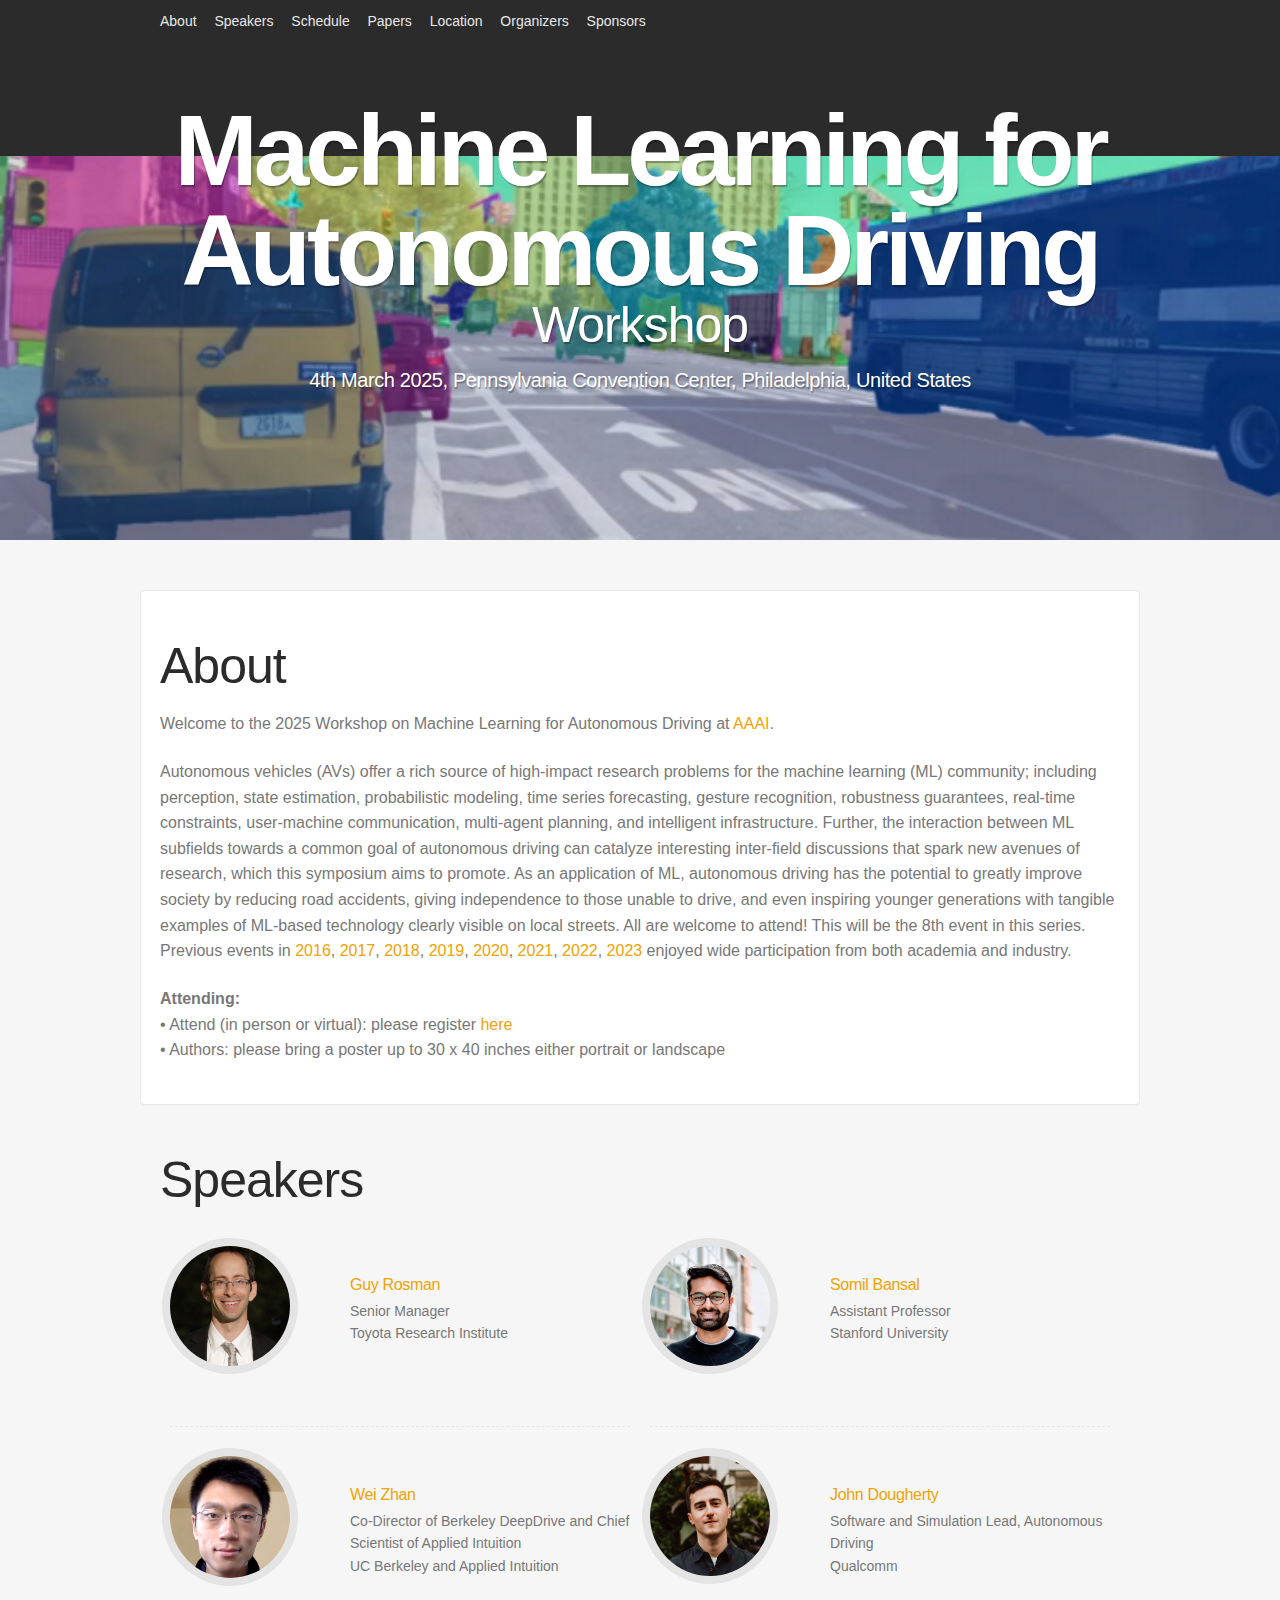
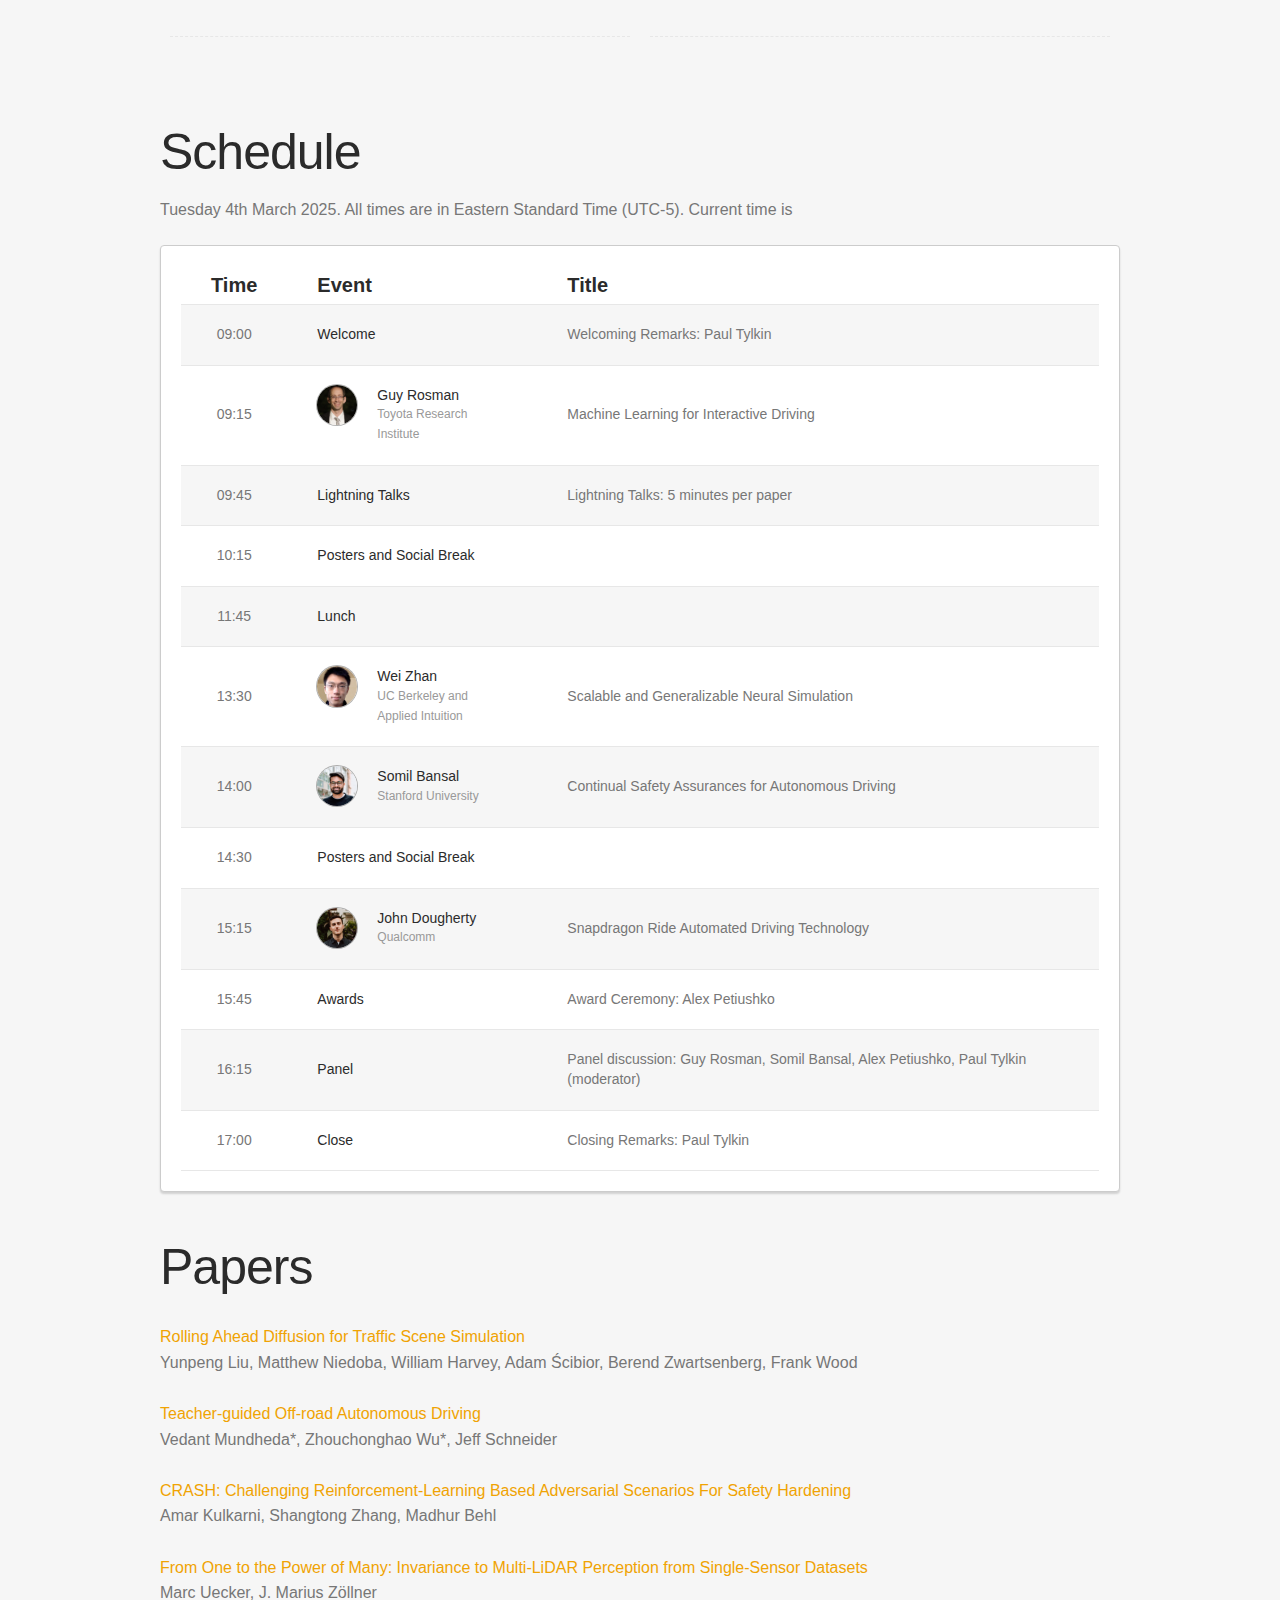
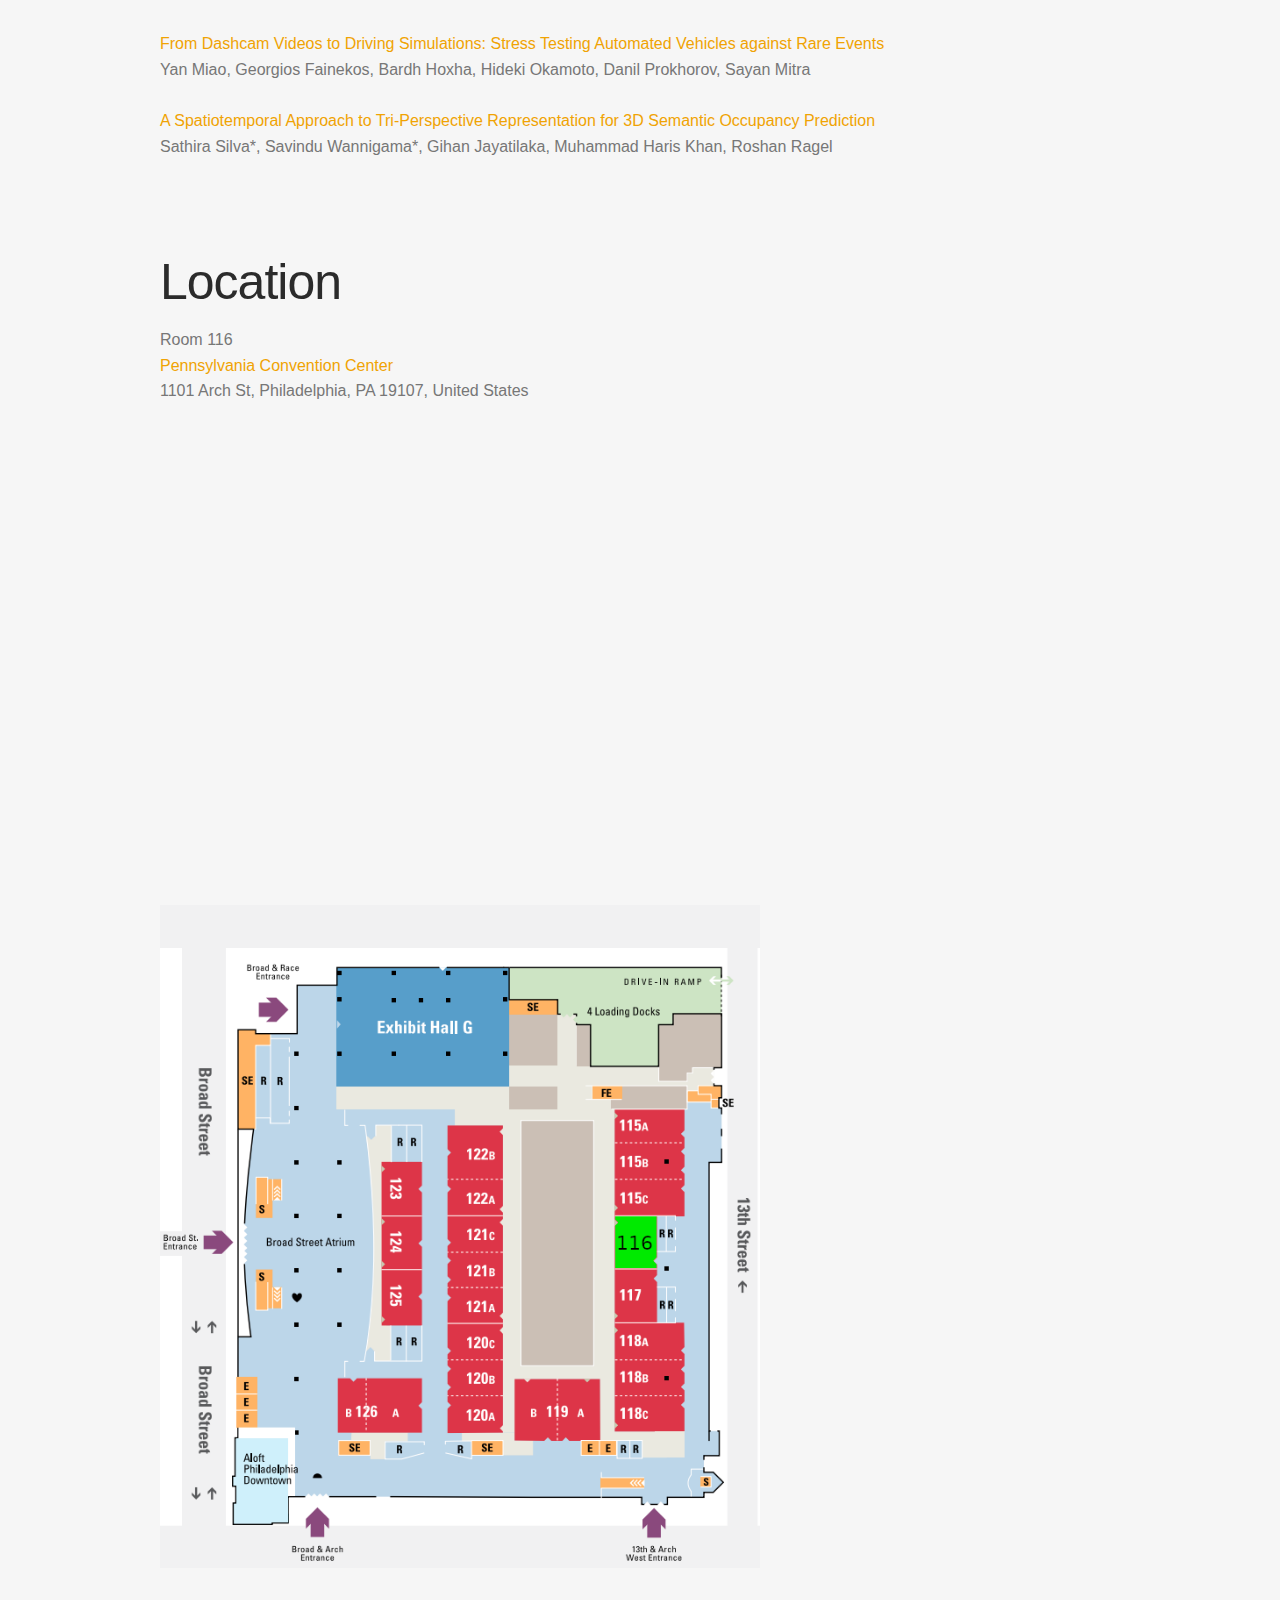
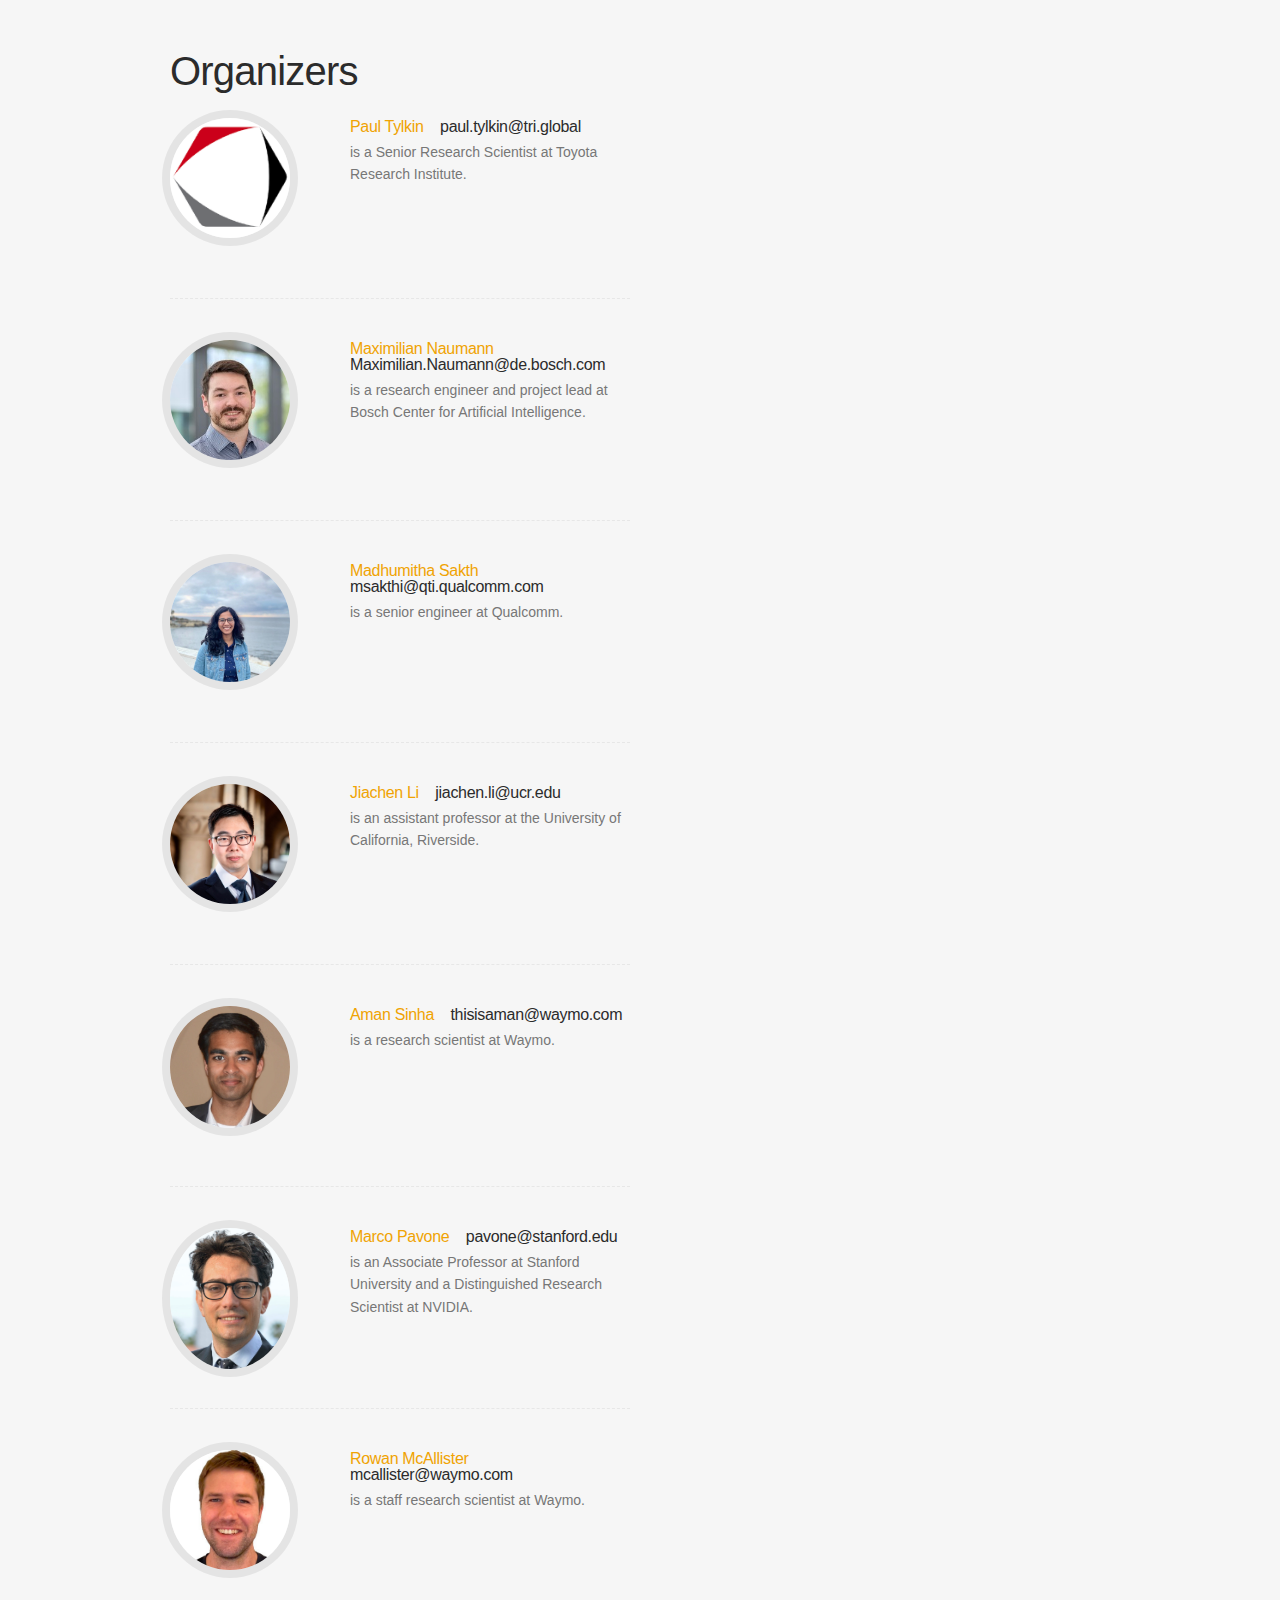
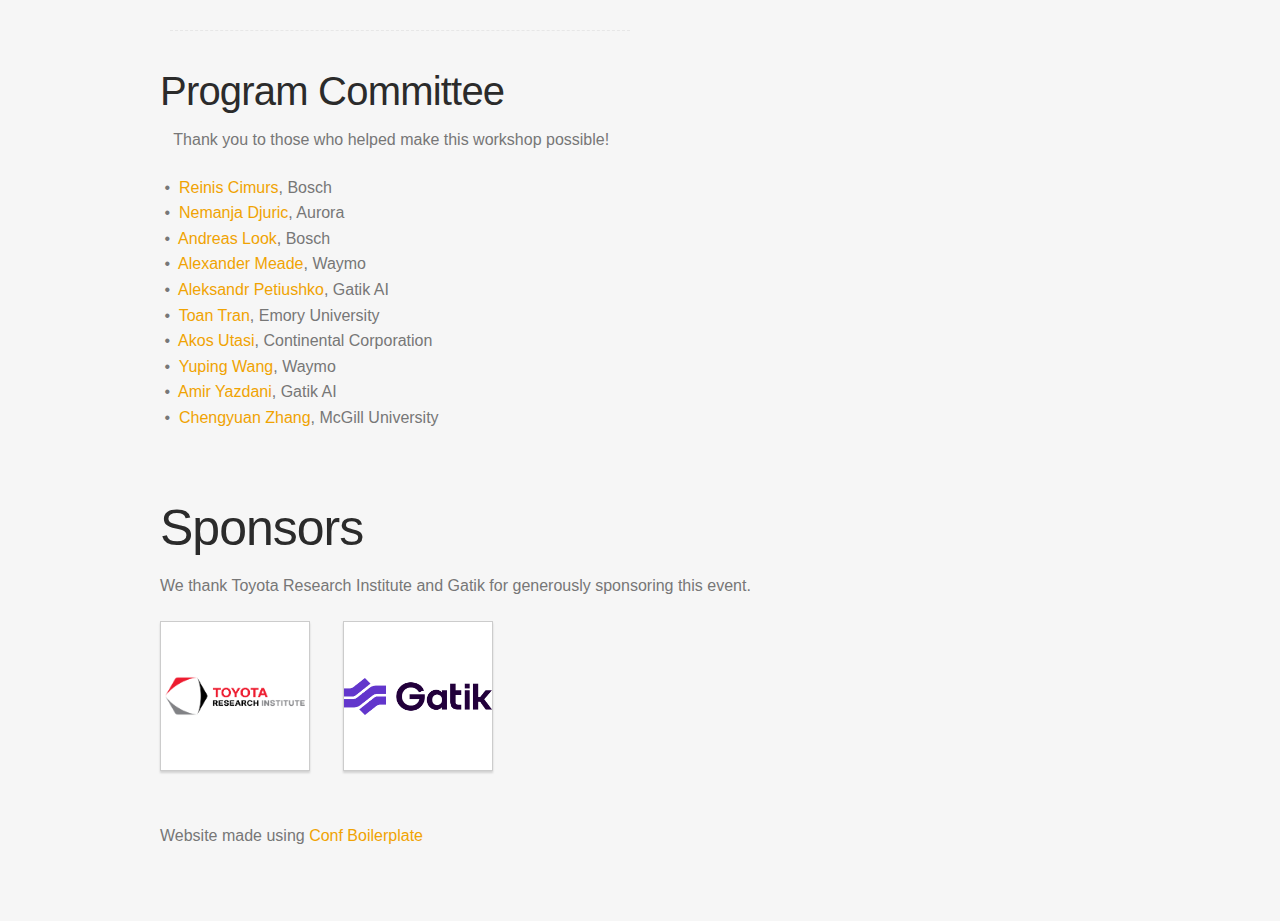
<file: index.html>
<!doctype html>
<html itemscope itemtype="http://schema.org/Event">
<head>
  <title itemprop="name">Machine Learning for Autonomous Driving</title>

  <meta charset="utf-8">
  <meta name="author" content="Machine Learning for Autonomous Driving" />
  <meta name="description" content="Workshop">
  <meta name="viewport" content="width=device-width">
  <meta http-equiv="X-UA-Compatible" content="IE=edge,chrome=1">

  <meta name="generator" content="Hugo 0.55.6" />
  <meta property="og:title" content="Workshop on Machine Learning for Autonomous Driving" />
<meta property="og:description" content="Workshop" />
<meta property="og:type" content="website" />
<meta property="og:url" content="https://ml4ad.github.io/" />


  <meta name="twitter:card" content="summary"/>
<meta name="twitter:title" content="Workshop on Machine Learning for Autonomous Driving"/>
<meta name="twitter:description" content="Workshop"/>


  <link rel="shortcut icon" href="https://ml4ad.github.io/img/favicon.ico" type="image/x-icon">
  <link rel="apple-touch-icon" href="https://ml4ad.github.io/img/apple-touch-icon.png">

  <link rel="stylesheet" type="text/css" href="https://ml4ad.github.io/css/main.css">

</head>
<body>
  <div class="global">

    <nav id="nav">
  <ul class="wrapper">
    
      <li class="nav-item">
        
        <a href="#about" title="About" class="nav-link">
          About
        </a>
      </li>
    
      <li class="nav-item">
        
        <a href="#speakers" title="Speakers" class="nav-link">
          Speakers
        </a>
      </li>
    
      <li class="nav-item">
        
        <a href="#schedule" title="Schedule" class="nav-link">
          Schedule
        </a>
      </li>
    
      <li class="nav-item">
        
        <a href="#papers" title="Papers" class="nav-link">
          Papers
        </a>
      </li>
    
      <li class="nav-item">
        
        <a href="#location" title="Location" class="nav-link">
          Location
        </a>
      </li>
    
      <li class="nav-item">
        
        <a href="#organizers" title="Organizers" class="nav-link">
          Organizers
        </a>
      </li>
    
      <li class="nav-item">
        
        <a href="#sponsors" title="Sponsors" class="nav-link">
          Sponsors
        </a>
      </li>
    
  </ul>
</nav>

<hr>

    

<header class="header">
  <div class="wrapper">
    <h1 class="logo-name">
      <a class="logo-link" href="#" title="Machine Learning for Autonomous Driving" itemprop="name">Machine Learning for Autonomous Driving</a>
    </h1>
    <h2 class="logo-link">Workshop</h2>
    
    <h2 class="tagline">4th March 2025, Pennsylvania Convention Center, Philadelphia, United States</h2>
    

    <div class="call-action-area">
      

      

      
    </div>
  </div>
</header>

<hr>


    <div class="content" id="content">
      <div class="wrapper">
        
          <section class="about" id="about">
            <h2 class="section-title">About</h2>

<p>Welcome to the 2025 Workshop on Machine Learning for Autonomous Driving at <a href="https://aaai.org/" target="_blank">AAAI</a>.</p>

<p itemprop="description">Autonomous vehicles (AVs) offer a rich source of high-impact research problems for the machine learning (ML) community; including perception, state estimation, probabilistic modeling, time series forecasting, gesture recognition, robustness guarantees, real-time constraints, user-machine communication, multi-agent planning, and intelligent infrastructure. Further, the interaction between ML subfields towards a common goal of autonomous driving can catalyze interesting inter-field discussions that spark new avenues of research, which this symposium aims to promote. As an application of ML, autonomous driving has the potential to greatly improve society by reducing road accidents, giving independence to those unable to drive, and even inspiring younger generations with tangible examples of ML-based technology clearly visible on local streets. All are welcome to attend! This will be the 8th event in this series. Previous events in <a href="https://web.archive.org/web/20201010061133/https://sites.google.com/site/nips2016intelligenttrans/" target="_blank">2016</a>, <a href="https://web.archive.org/web/20201013220213/https://sites.google.com/site/nips2017mlits/" target="_blank">2017</a>, <a href="https://web.archive.org/web/20201023211745/https://sites.google.com/site/nips2018mlits/" target="_blank">2018</a>, <a href="https://ml4ad.github.io/2019" target="_blank">2019</a>, <a href="https://ml4ad.github.io/2020" target="_blank">2020</a>, <a href="https://ml4ad.github.io/2021" target="_blank">2021</a>, <a href="https://ml4ad.github.io/2022" target="_blank">2022</a>, <a href="https://ml4ad.github.io/2023" target="_blank">2023</a> enjoyed wide participation from both academia and industry.</p>

<p>
<b>Attending:</b></br>
&#8226; Attend (in person or virtual): please register <a href="https://aaai.org/conference/aaai/aaai-25/registration/" target="_blank">here</a> </br>
&#8226; Authors: please bring a poster up to 30 x 40 inches either portrait or landscape
</p>







          </section>
        
          <section class="speakers" id="speakers">
            <h2 class="section-title">Speakers</h2>

<meta name="viewport" content="width=device-width, initial-scale=1">
<style>
* {
  box-sizing: border-box;
}

 
.column {
  float: left;
  width: 50%;
  padding: 10px;
}

</style>

<div class="row">
  <div class="column">
    
    <br>
    <ul class="speakers-list">
    
      <li class="speakers-item" itemprop="performer" itemscope itemtype="http://schema.org/Person">
        <span class="speaker-photo">
          <a href="https://people.csail.mit.edu/rosman/" target="_blank"><img class="photo" src="https://ml4ad.github.io/img/guy.jpg" alt="Guy Rosman" itemprop="image"></a>
        </span>

        <h3 class="speech-title">
          
           
          
            
          
        </h3>

        <h3 class="speakers-name"><a href="https://people.csail.mit.edu/rosman/" target="_blank" title="Guy Rosman"> Guy Rosman </a>
        </h3>
        <p class="speakers-bio">Senior Manager<br>Toyota Research Institute</p>
      </li>
    
      <li class="speakers-item" itemprop="performer" itemscope itemtype="http://schema.org/Person">
        <span class="speaker-photo">
          <a href="https://zhanwei.site/" target="_blank"><img class="photo" src="https://ml4ad.github.io/img/wei.jpg" alt="Wei Zhan" itemprop="image"></a>
        </span>

        <h3 class="speech-title">
          
           
          
            
          
        </h3>

        <h3 class="speakers-name"><a href="https://zhanwei.site/" target="_blank" title="Wei Zhan"> Wei Zhan </a>
        </h3>
        <p class="speakers-bio">Co-Director of Berkeley DeepDrive and Chief Scientist of Applied Intuition<br>UC Berkeley and Applied Intuition</p>
      </li>
    
    </ul>
  </div>
  <div class="column">
    
    <br>
    <ul class="speakers-list">
    
      <li class="speakers-item" itemprop="performer" itemscope itemtype="http://schema.org/Person">
        <span class="speaker-photo">
          <a href="https://smlbansal.github.io/" target="_blank"><img class="photo" src="https://ml4ad.github.io/img/somil.jpg" alt="Somil Bansal" itemprop="image"></a>
        </span>

        <h3 class="speech-title">
          
          
          
          
          
        </h3>

        <h3 class="speakers-name"><a href="https://smlbansal.github.io/" target="_blank" title="Somil Bansal"> Somil Bansal </a>
        </h3>
        <p class="speakers-bio">Assistant Professor<br>Stanford University</p>
      </li>
    
      <li class="speakers-item" itemprop="performer" itemscope itemtype="http://schema.org/Person">
        <span class="speaker-photo">
          <a href="https://www.linkedin.com/in/john-dougherty-21168157/" target="_blank"><img class="photo" src="https://ml4ad.github.io/img/john.jpeg" alt="John Dougherty" itemprop="image"></a>
        </span>

        <h3 class="speech-title">
          
          
          
          
          
        </h3>

        <h3 class="speakers-name"><a href="https://www.linkedin.com/in/john-dougherty-21168157/" target="_blank" title="John Dougherty"> John Dougherty </a>
        </h3>
        <p class="speakers-bio">Software and Simulation Lead, Autonomous Driving<br>Qualcomm</p>
      </li>
    
    </ul>
  </div>
</div>

          </section>
        
          <section class="schedule" id="schedule">
            <h2 class="section-title">Schedule</h2>

<p>Tuesday 4th March 2025. All times are in Eastern Standard Time (UTC-5). Current time is <span id="easterntime"></span>

</p>

<div class="schedule-tbl">

  

  <table>
    <thead>
      <tr>
        <th class="schedule-time">Time</th>
        <th class="schedule-slot">Event</th>
        <th class="schedule-description">Title</th>
      </tr>
    </thead>
    <tbody>
      
        
          <tr>
            <td class="schedule-time">09:00</td>
            <td class="schedule-slot">
            

              
            
              Welcome
            
              <span class="speakers-company"></span>
            </td>
            
              <td class="schedule-description">Welcoming Remarks: Paul Tylkin</td>
            
          </tr>
        
      
        
          <tr>
            <td class="schedule-time">09:15</td>
            <td class="schedule-slot">
            
              <span class="speaker-photo">
                <img class="photo" src="https://ml4ad.github.io/img/guy.jpg" alt="Guy Rosman">
              </span>
            

              
            
              Guy Rosman
            
              <span class="speakers-company">Toyota Research Institute</span>
            </td>
            
              <td class="schedule-description">Machine Learning for Interactive Driving</td>
            
          </tr>
        
      
        
          <tr>
            <td class="schedule-time">09:45</td>
            <td class="schedule-slot">
            

              
            
              Lightning Talks
            
              <span class="speakers-company"></span>
            </td>
            
              <td class="schedule-description">Lightning Talks: 5 minutes per paper</td>
            
          </tr>
        
      
        
          <tr>
            <td class="schedule-time">10:15</td>
            <td class="schedule-slot">
            

              
            
              Posters and Social Break
            
              <span class="speakers-company"></span>
            </td>
            
              <td class="schedule-description"></td>
            
          </tr>
        
      
        
          <tr>
            <td class="schedule-time">11:45</td>
            <td class="schedule-slot">
            

              
            
              Lunch
            
              <span class="speakers-company"></span>
            </td>
            
              <td class="schedule-description"></td>
            
          </tr>
        
      
        
          <tr>
            <td class="schedule-time">13:30</td>
            <td class="schedule-slot">
            
              <span class="speaker-photo">
                <img class="photo" src="https://ml4ad.github.io/img/wei.jpg" alt="Wei Zhan">
              </span>
            

              
            
              Wei Zhan
            
              <span class="speakers-company">UC Berkeley and Applied Intuition</span>
            </td>
            
              <td class="schedule-description">Scalable and Generalizable Neural Simulation</td>
            
          </tr>
        
      
        
          <tr>
            <td class="schedule-time">14:00</td>
            <td class="schedule-slot">
            
              <span class="speaker-photo">
                <img class="photo" src="https://ml4ad.github.io/img/somil.jpg" alt="Somil Bansal">
              </span>
            

              
            
              Somil Bansal
            
              <span class="speakers-company">Stanford University</span>
            </td>
            
              <td class="schedule-description">Continual Safety Assurances for Autonomous Driving</td>
            
          </tr>
        
      
        
          <tr>
            <td class="schedule-time">14:30</td>
            <td class="schedule-slot">
            

              
            
              Posters and Social Break
            
              <span class="speakers-company"></span>
            </td>
            
              <td class="schedule-description"></td>
            
          </tr>
        
      
        
          <tr>
            <td class="schedule-time">15:15</td>
            <td class="schedule-slot">
            
              <span class="speaker-photo">
                <img class="photo" src="https://ml4ad.github.io/img/john.jpeg" alt="John Dougherty">
              </span>
            

              
            
              John Dougherty
            
              <span class="speakers-company">Qualcomm</span>
            </td>
            
              <td class="schedule-description">Snapdragon Ride Automated Driving Technology</td>
            
          </tr>
        
      
        
          <tr>
            <td class="schedule-time">15:45</td>
            <td class="schedule-slot">
            

              
            
              Awards
            
              <span class="speakers-company"></span>
            </td>
            
              <td class="schedule-description">Award Ceremony: Alex Petiushko</td>
            
          </tr>
        
      
        
          <tr>
            <td class="schedule-time">16:15</td>
            <td class="schedule-slot">
            

              
            
              Panel
            
              <span class="speakers-company"></span>
            </td>
            
              <td class="schedule-description">Panel discussion: Guy Rosman, Somil Bansal, Alex Petiushko, Paul Tylkin (moderator)</td>
            
          </tr>
        
      
        
          <tr>
            <td class="schedule-time">17:00</td>
            <td class="schedule-slot">
            

              
            
              Close
            
              <span class="speakers-company"></span>
            </td>
            
              <td class="schedule-description">Closing Remarks: Paul Tylkin</td>
            
          </tr>
        
      
    </tbody>
  </table>
</div>



<script>
  
  var x = setInterval(function() {
    var d = new Date();
    var n = d.toLocaleTimeString("en-US", {timeZone: "America/New_York", hour: '2-digit', minute:'2-digit', hour12: false})
    document.getElementById("easterntime").innerHTML = n
  }, 1000);
</script>


          </section>
        
          <section class="papers" id="papers">
            
<h2 class="section-title">Papers</h2>

<br> 

<p>

<a href="https://ml4ad.github.io/files/papers2025/Rolling Ahead Diffusion for Traffic Scene Simulation.pdf" target="_blank">Rolling Ahead Diffusion for Traffic Scene Simulation</a><br>
Yunpeng Liu, Matthew Niedoba, William Harvey, Adam Ścibior, Berend Zwartsenberg, Frank Wood
<br><br> 

<a href="https://ml4ad.github.io/files/papers2025/Teacher-guided Off-road Autonomous Driving.pdf" target="_blank">Teacher-guided Off-road Autonomous Driving</a><br>
Vedant Mundheda*, Zhouchonghao Wu*, Jeff Schneider
<br><br> 

<a href="https://ml4ad.github.io/files/papers2025/CRASH; Challenging Reinforcement-Learning Based Adversarial Scenarios For Safety Hardening.pdf" target="_blank">CRASH: Challenging Reinforcement-Learning Based Adversarial Scenarios For Safety Hardening</a><br>
Amar Kulkarni, Shangtong Zhang, Madhur Behl
<br><br> 

<a href="https://ml4ad.github.io/files/papers2025/From One to the Power of Many; Invariance to Multi-LiDAR Perception from Single-Sensor Datasets.pdf" target="_blank">From One to the Power of Many: Invariance to Multi-LiDAR Perception from Single-Sensor Datasets</a><br>
Marc Uecker, J. Marius Zöllner
<br><br> 

<a href="https://ml4ad.github.io/files/papers2025/From Dashcam Videos to Driving Simulations; Stress Testing Automated Vehicles against Rare Events.pdf" target="_blank">From Dashcam Videos to Driving Simulations: Stress Testing Automated Vehicles against Rare Events</a><br>
Yan Miao, Georgios Fainekos, Bardh Hoxha, Hideki Okamoto, Danil Prokhorov, Sayan Mitra
<br><br> 

<a href="https://ml4ad.github.io/files/papers2025/A Spatiotemporal Approach to Tri-Perspective Representation for 3D Semantic Occupancy Prediction.pdf" target="_blank">A Spatiotemporal Approach to Tri-Perspective Representation for 3D Semantic Occupancy Prediction</a><br>
Sathira Silva*, Savindu Wannigama*, Gihan Jayatilaka, Muhammad Haris Khan, Roshan Ragel
<br><br> 

</p>








          </section>
        
          <section class="location" id="location">
            <h2 class="section-title">Location</h2>



<p>
Room 116</br>
<a href="https://maps.app.goo.gl/T6ymydveJenhv4M9A" target="_blank">Pennsylvania Convention Center</a></br>
1101 Arch St, Philadelphia, PA 19107, United States
</p>

<iframe src="https://www.google.com/maps/embed?pb=!1m18!1m12!1m3!1d6116.709721383577!2d-75.16526370473755!3d39.955818136069404!2m3!1f0!2f0!3f0!3m2!1i1024!2i768!4f13.1!3m3!1m2!1s0x89c6c62b8bffffff%3A0x18876b45306b5bc2!2sPennsylvania%20Convention%20Center!5e0!3m2!1sen!2sus!4v1740791301314!5m2!1sen!2sus" width="600" height="450" style="border:0;" allowfullscreen="" loading="lazy" referrerpolicy="no-referrer-when-downgrade"></iframe>

<p><br><img src="https://ml4ad.github.io/img/room116.png" width="600"></p>


          </section>
        
          <section class="organizers" id="organizers">
            <div class="row" id="allorganizers">
<div class="column" id="conference-organizers">
<h3 class="section-title">Organizers</h3>
<ul class="organizers-list">

  <br>
  <li class="organizers-item" itemprop="performer" itemscope itemtype="http://schema.org/Person">
    <span class="organizer-photo">
      <a href="https://dblp.org/pid/199/6460.html" target="_blank"><img class="photo" src="https://ml4ad.github.io/img/tri.png" alt="Paul Tylkin" itemprop="image"></a>
    </span>

    <h3 class="organizers-name"><a href="https://dblp.org/pid/199/6460.html" target="_blank" title="Paul Tylkin"> Paul Tylkin </a>
    &nbsp;&nbsp; paul.tylkin@tri.global
    </h3>
    <p class="organizers-bio">is a Senior Research Scientist at Toyota Research Institute.</p>
  </li>

  <br>
  <li class="organizers-item" itemprop="performer" itemscope itemtype="http://schema.org/Person">
    <span class="organizer-photo">
      <a href="https://de.linkedin.com/in/maximilian-naumann" target="_blank"><img class="photo" src="https://ml4ad.github.io/img/maximilian.jpeg" alt="Maximilian Naumann" itemprop="image"></a>
    </span>

    <h3 class="organizers-name"><a href="https://de.linkedin.com/in/maximilian-naumann" target="_blank" title="Maximilian Naumann"> Maximilian Naumann </a>
    &nbsp;&nbsp; Maximilian.Naumann@de.bosch.com
    </h3>
    <p class="organizers-bio">is a research engineer and project lead at Bosch Center for Artificial Intelligence.</p>
  </li>

  <br>
  <li class="organizers-item" itemprop="performer" itemscope itemtype="http://schema.org/Person">
    <span class="organizer-photo">
      <a href="https://www.linkedin.com/in/madhusakthi" target="_blank"><img class="photo" src="https://ml4ad.github.io/img/madhumitha.jpeg" alt="Madhumitha Sakth" itemprop="image"></a>
    </span>

    <h3 class="organizers-name"><a href="https://www.linkedin.com/in/madhusakthi" target="_blank" title="Madhumitha Sakth"> Madhumitha Sakth </a>
    &nbsp;&nbsp; msakthi@qti.qualcomm.com
    </h3>
    <p class="organizers-bio">is a senior engineer at Qualcomm.</p>
  </li>

  <br>
  <li class="organizers-item" itemprop="performer" itemscope itemtype="http://schema.org/Person">
    <span class="organizer-photo">
      <a href="https://jiachenli94.github.io/" target="_blank"><img class="photo" src="https://ml4ad.github.io/img/jiachen2.jpg" alt="Jiachen Li" itemprop="image"></a>
    </span>

    <h3 class="organizers-name"><a href="https://jiachenli94.github.io/" target="_blank" title="Jiachen Li"> Jiachen Li </a>
    &nbsp;&nbsp; jiachen.li@ucr.edu
    </h3>
    <p class="organizers-bio">is an assistant professor at the University of California, Riverside.</p>
  </li>

  <br>
  <li class="organizers-item" itemprop="performer" itemscope itemtype="http://schema.org/Person">
    <span class="organizer-photo">
      <a href="https://amansinha.com/" target="_blank"><img class="photo" src="https://ml4ad.github.io/img/aman.jpg" alt="Aman Sinha" itemprop="image"></a>
    </span>

    <h3 class="organizers-name"><a href="https://amansinha.com/" target="_blank" title="Aman Sinha"> Aman Sinha </a>
    &nbsp;&nbsp; thisisaman@waymo.com
    </h3>
    <p class="organizers-bio">is a research scientist at Waymo.</p>
  </li>

  <br>
  <li class="organizers-item" itemprop="performer" itemscope itemtype="http://schema.org/Person">
    <span class="organizer-photo">
      <a href="https://web.stanford.edu/~pavone/index.html" target="_blank"><img class="photo" src="https://ml4ad.github.io/img/marco.jpeg" alt="Marco Pavone" itemprop="image"></a>
    </span>

    <h3 class="organizers-name"><a href="https://web.stanford.edu/~pavone/index.html" target="_blank" title="Marco Pavone"> Marco Pavone </a>
    &nbsp;&nbsp; pavone@stanford.edu 
    </h3>
    <p class="organizers-bio">is an Associate Professor at Stanford University and a Distinguished Research Scientist at NVIDIA.</p>
  </li>

  <br>
  <li class="organizers-item" itemprop="performer" itemscope itemtype="http://schema.org/Person">
    <span class="organizer-photo">
      <a href="https://rowanmcallister.github.io/" target="_blank"><img class="photo" src="https://ml4ad.github.io/img/rowan3.jpg" alt="Rowan McAllister" itemprop="image"></a>
    </span>

    <h3 class="organizers-name"><a href="https://rowanmcallister.github.io/" target="_blank" title="Rowan McAllister"> Rowan McAllister </a>
    &nbsp;&nbsp; mcallister@waymo.com
    </h3>
    <p class="organizers-bio">is a staff research scientist at Waymo.</p>
  </li>

</ul>
</div>


<div class="column" id="workshop-organizers">

  

  

</div>
</div>

<div class="row">
<span id="pc0">
 <h3 class="section-title">Program Committee</h3>
 <p>&nbsp;&nbsp;&nbsp;Thank you to those who helped make this workshop possible!</p>
</span>

    <p>
    
      &nbsp;•&nbsp; 
      
        <a href="https://www.linkedin.com/in/reinis-cimurs/" target="_blank" title="Reinis Cimurs"> Reinis Cimurs</a>, Bosch
      
      <br>
    
      &nbsp;•&nbsp; 
      
        <a href="https://djurikom.github.io/" target="_blank" title="Nemanja Djuric"> Nemanja Djuric</a>, Aurora
      
      <br>
    
      &nbsp;•&nbsp; 
      
        <a href="https://www.linkedin.com/in/andreas-look-6b46a7149/" target="_blank" title="Andreas Look"> Andreas Look</a>, Bosch
      
      <br>
    
      &nbsp;•&nbsp; 
      
        <a href="https://www.linkedin.com/in/alec-meade-5974934b/" target="_blank" title="Alexander Meade"> Alexander Meade</a>, Waymo
      
      <br>
    
      &nbsp;•&nbsp; 
      
        <a href="https://petiushko.info/" target="_blank" title="Aleksandr Petiushko"> Aleksandr Petiushko</a>, Gatik AI
      
      <br>
    
      &nbsp;•&nbsp; 
      
        <a href="https://toan-vt.github.io/" target="_blank" title="Toan Tran"> Toan Tran</a>, Emory University
      
      <br>
    
      &nbsp;•&nbsp; 
      
        <a href="https://sites.google.com/site/autasi" target="_blank" title="Akos Utasi"> Akos Utasi</a>, Continental Corporation
      
      <br>
    
      &nbsp;•&nbsp; 
      
        <a href="https://www.linkedin.com/in/yuping-wang-5a7178185/" target="_blank" title="Yuping Wang"> Yuping Wang</a>, Waymo
      
      <br>
    
      &nbsp;•&nbsp; 
      
        <a href="https://www.linkedin.com/in/amir-yazdani-/" target="_blank" title="Amir Yazdani"> Amir Yazdani</a>, Gatik AI
      
      <br>
    
      &nbsp;•&nbsp; 
      
        <a href="https://chengyuan-zhang.github.io/" target="_blank" title="Chengyuan Zhang"> Chengyuan Zhang</a>, McGill University
      
      <br>
    
    </p>
  
  
  
  
  





          </section>
        
          <section class="sponsors" id="sponsors">
            <h2 class="section-title">Sponsors</h2>

<p>We thank Toyota Research Institute and Gatik for generously sponsoring this event.</p>

<ul class="sponsors-list">

  <li class="sponsor-item" itemscope itemtype="http://schema.org/Organization">
    <a href="https://www.tri.global/" class="sponsor--link" itemprop="url" target="_blank">
      <img src="https://ml4ad.github.io/img/toyota-research-institute.png" alt="TRI" class="photo" itemprop="image">
    </a>
  </li>

  <li class="sponsor-item" itemscope itemtype="http://schema.org/Organization">
    <a href="https://gatik.ai/" class="sponsor--link" itemprop="url" target="_blank">
      <img src="https://ml4ad.github.io/img/gatik.png" alt="Gatik" class="photo" itemprop="image">
    </a>
  </li>

</ul>

          </section>
        

        <footer class="footer">
          </p>

          <p>Website made using <a href="https://github.com/braziljs/conf-boilerplate" target="_blank">Conf Boilerplate</a></p>

          

        </footer>
      </div>
    </div>
  </div>

  <script src="https://ajax.googleapis.com/ajax/libs/jquery/1.11.0/jquery.min.js"></script>
  <script>window.jQuery || document.write('<script src="https://ml4ad.github.io/js/jquery.js"><\/script>')</script>
  
  
<script type="application/javascript">
var doNotTrack = false;
if (!doNotTrack) {
	window.ga=window.ga||function(){(ga.q=ga.q||[]).push(arguments)};ga.l=+new Date;
	ga('create', 'UA-141810687-1', 'auto');
	
	ga('send', 'pageview');
}
</script>
<script async src='https://www.google-analytics.com/analytics.js'></script>

</body>
</html>
</file>
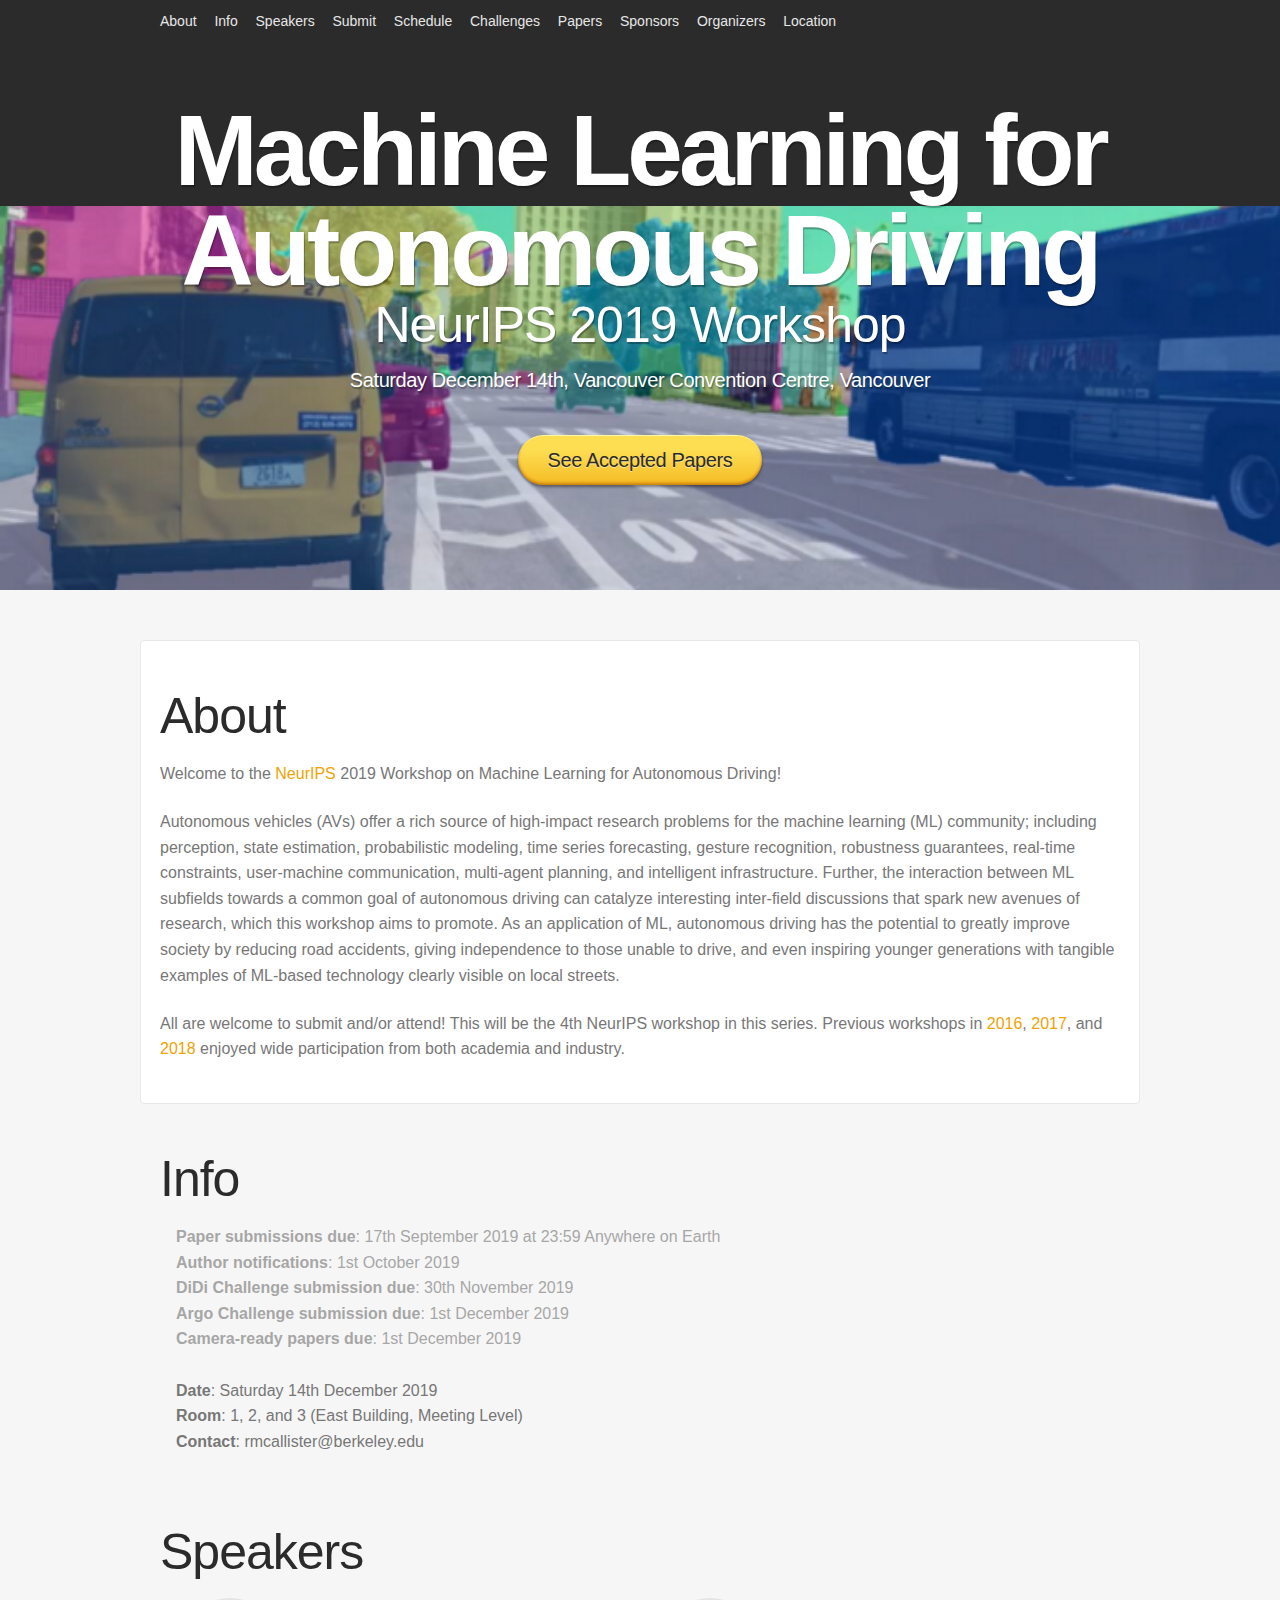
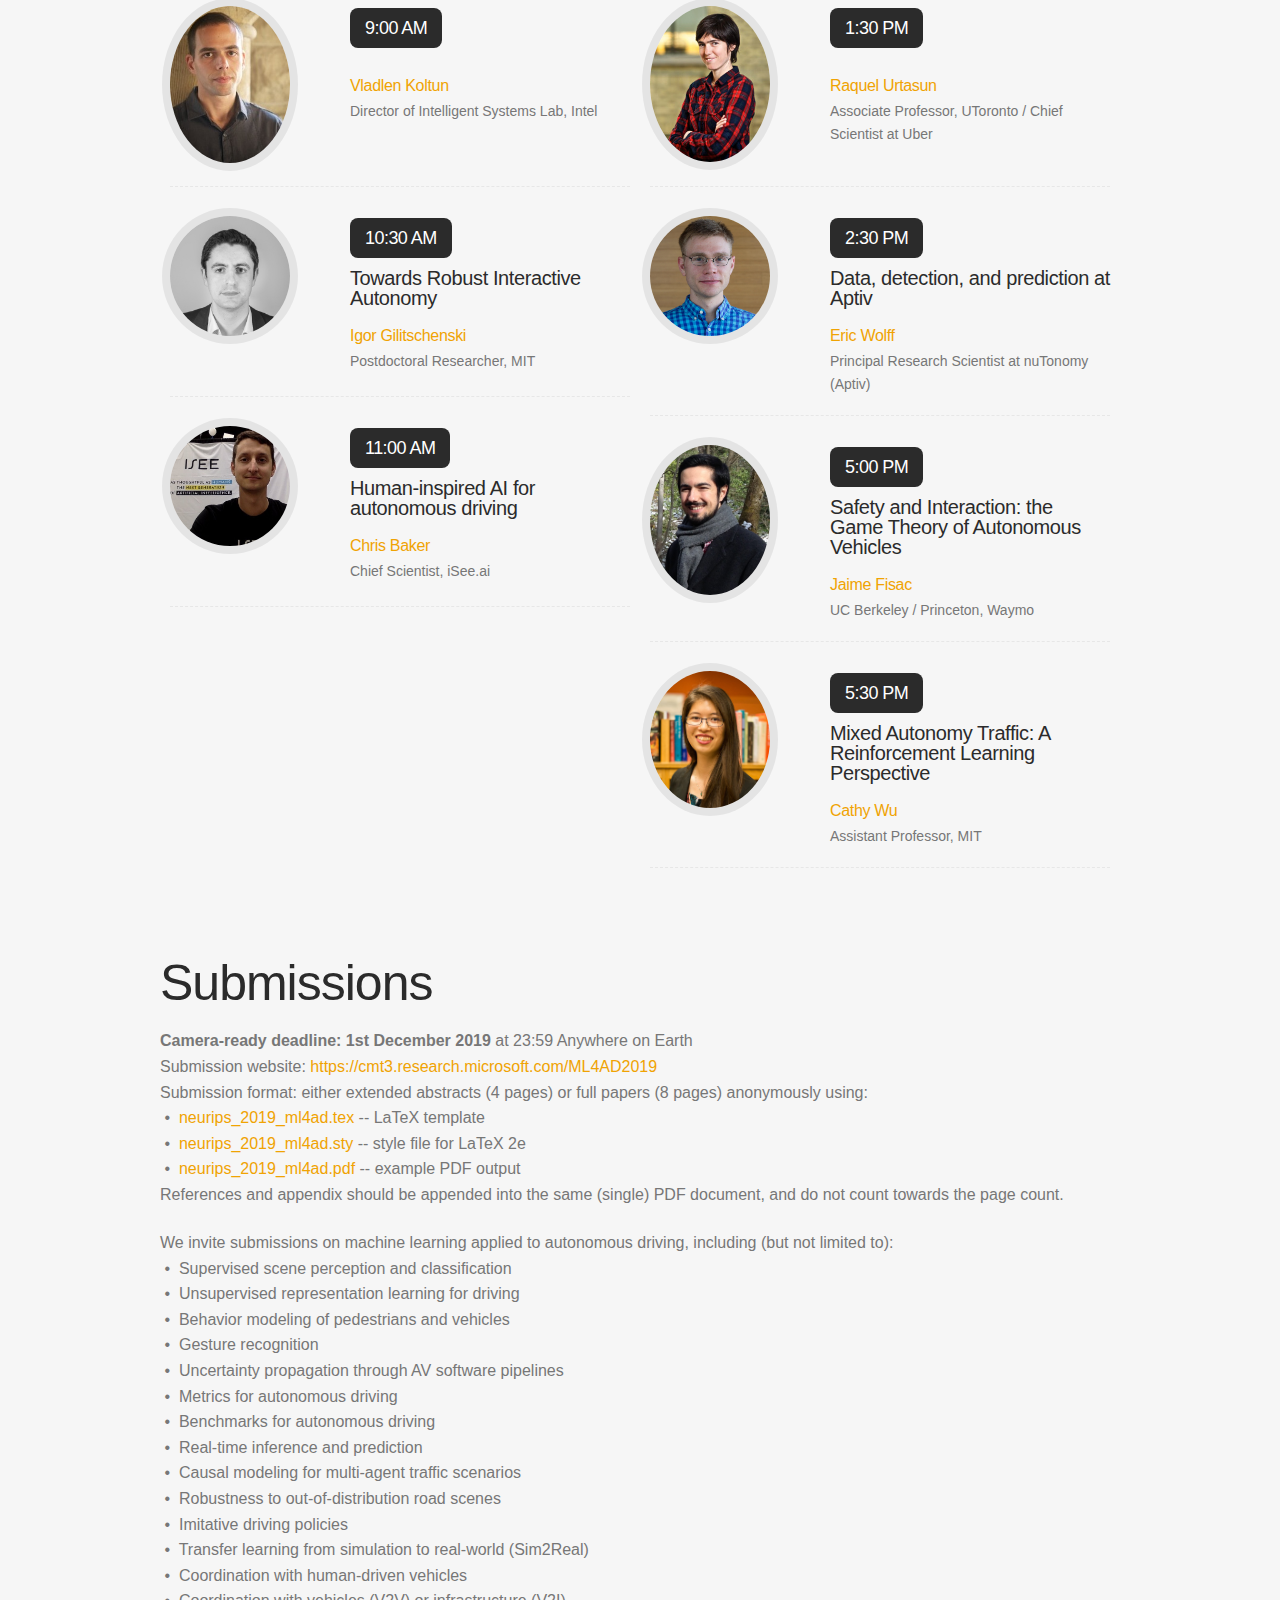
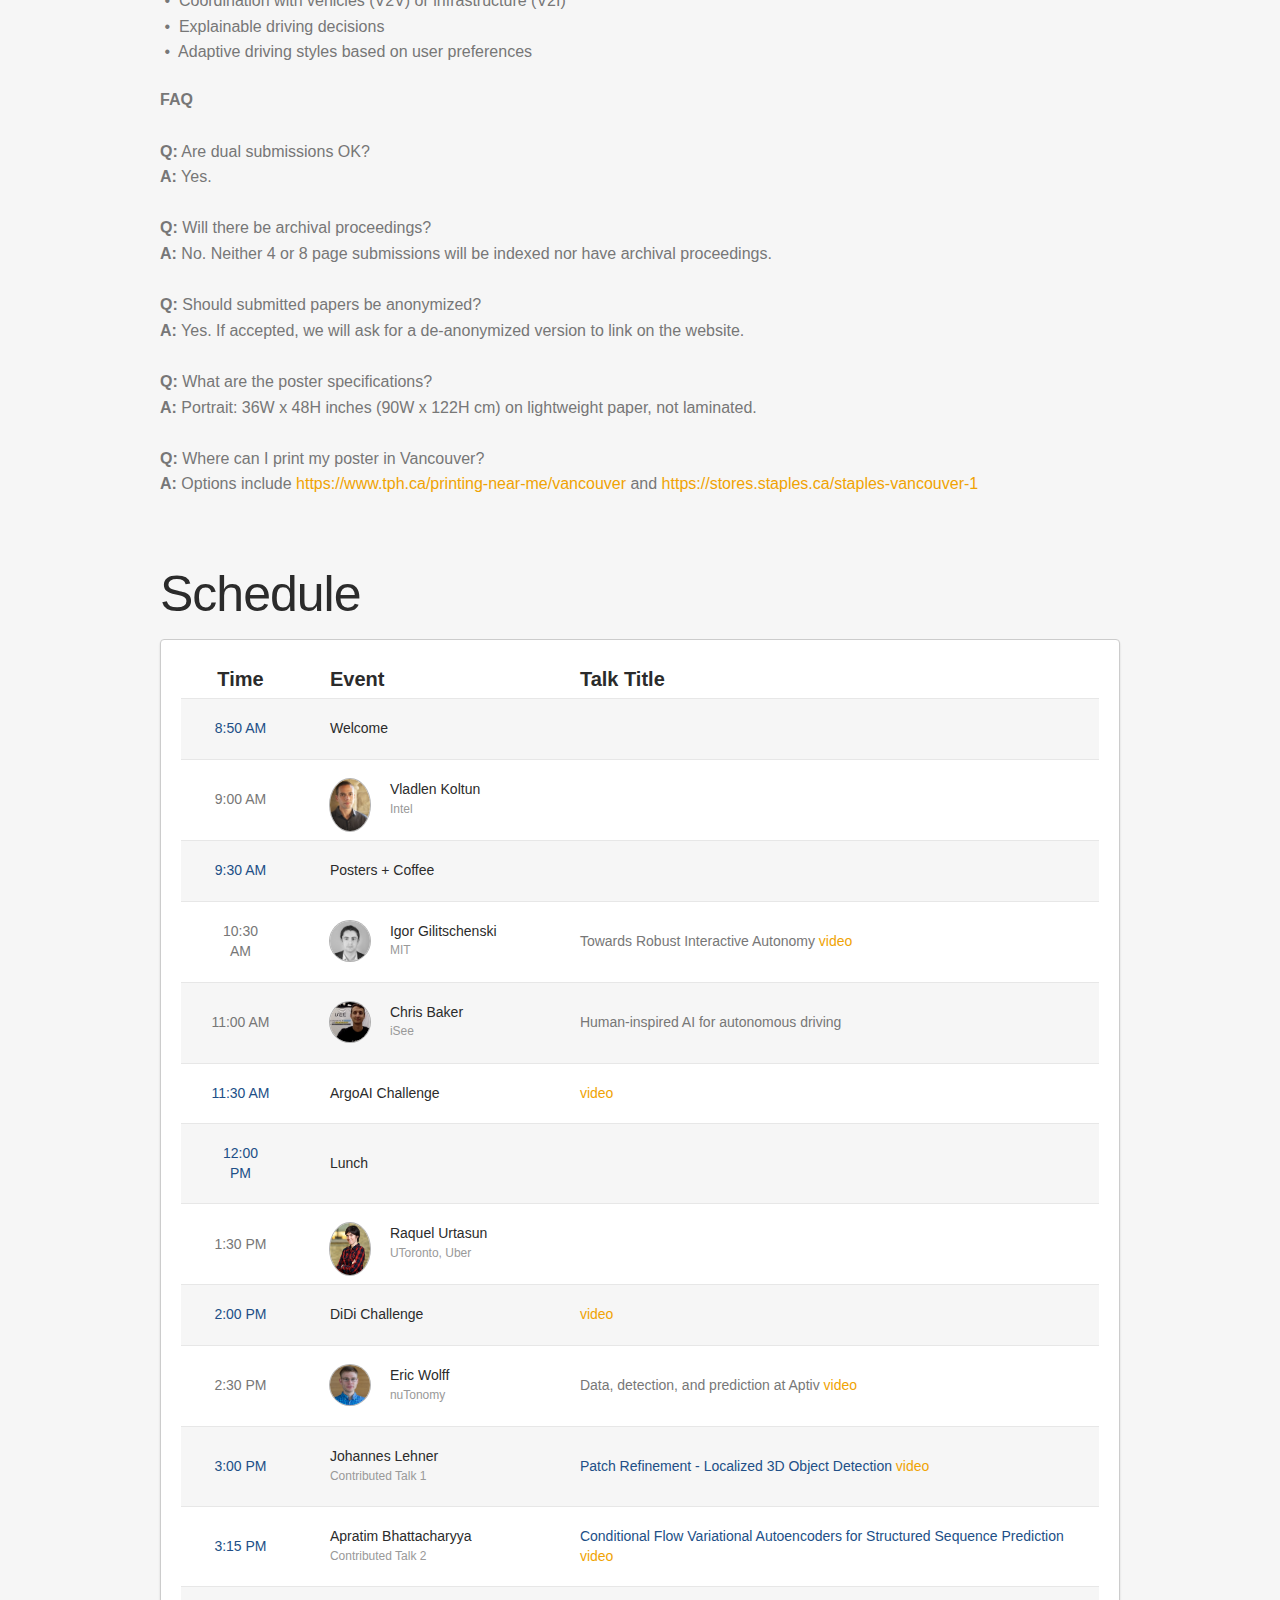
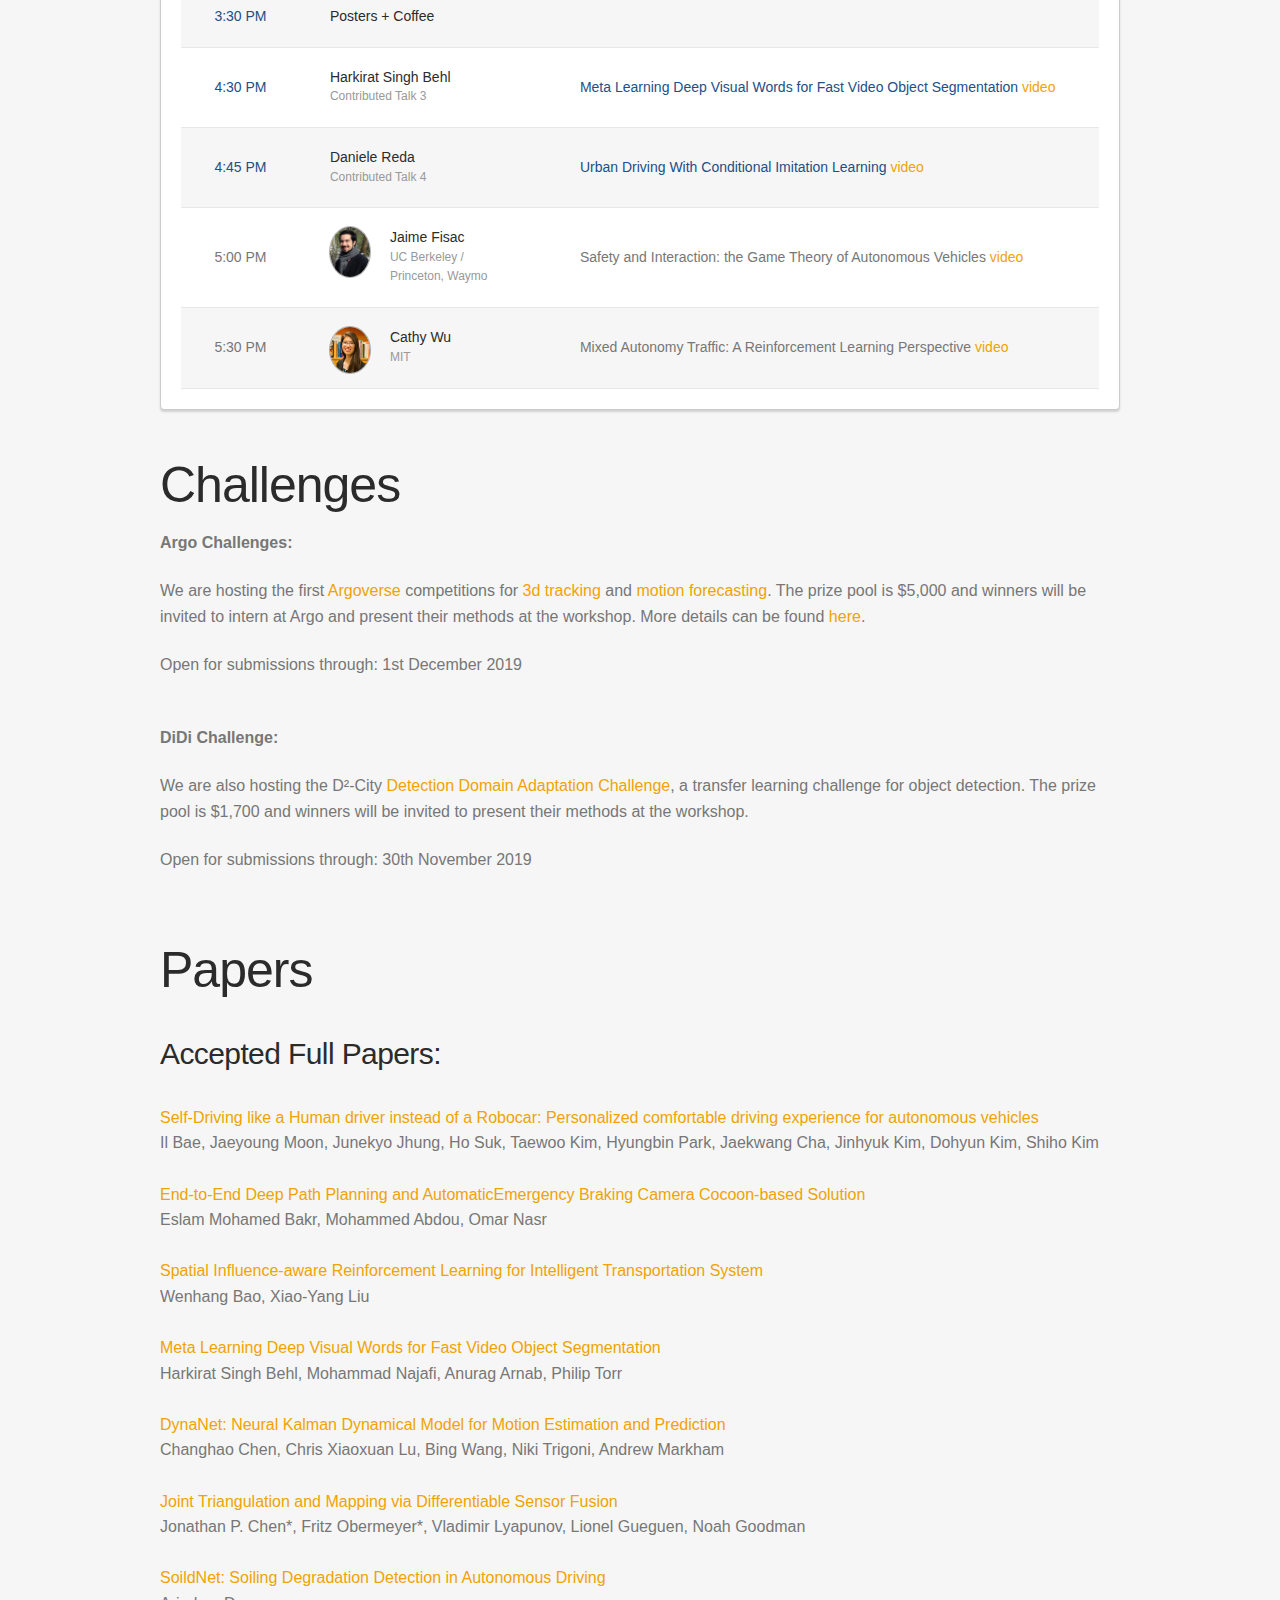
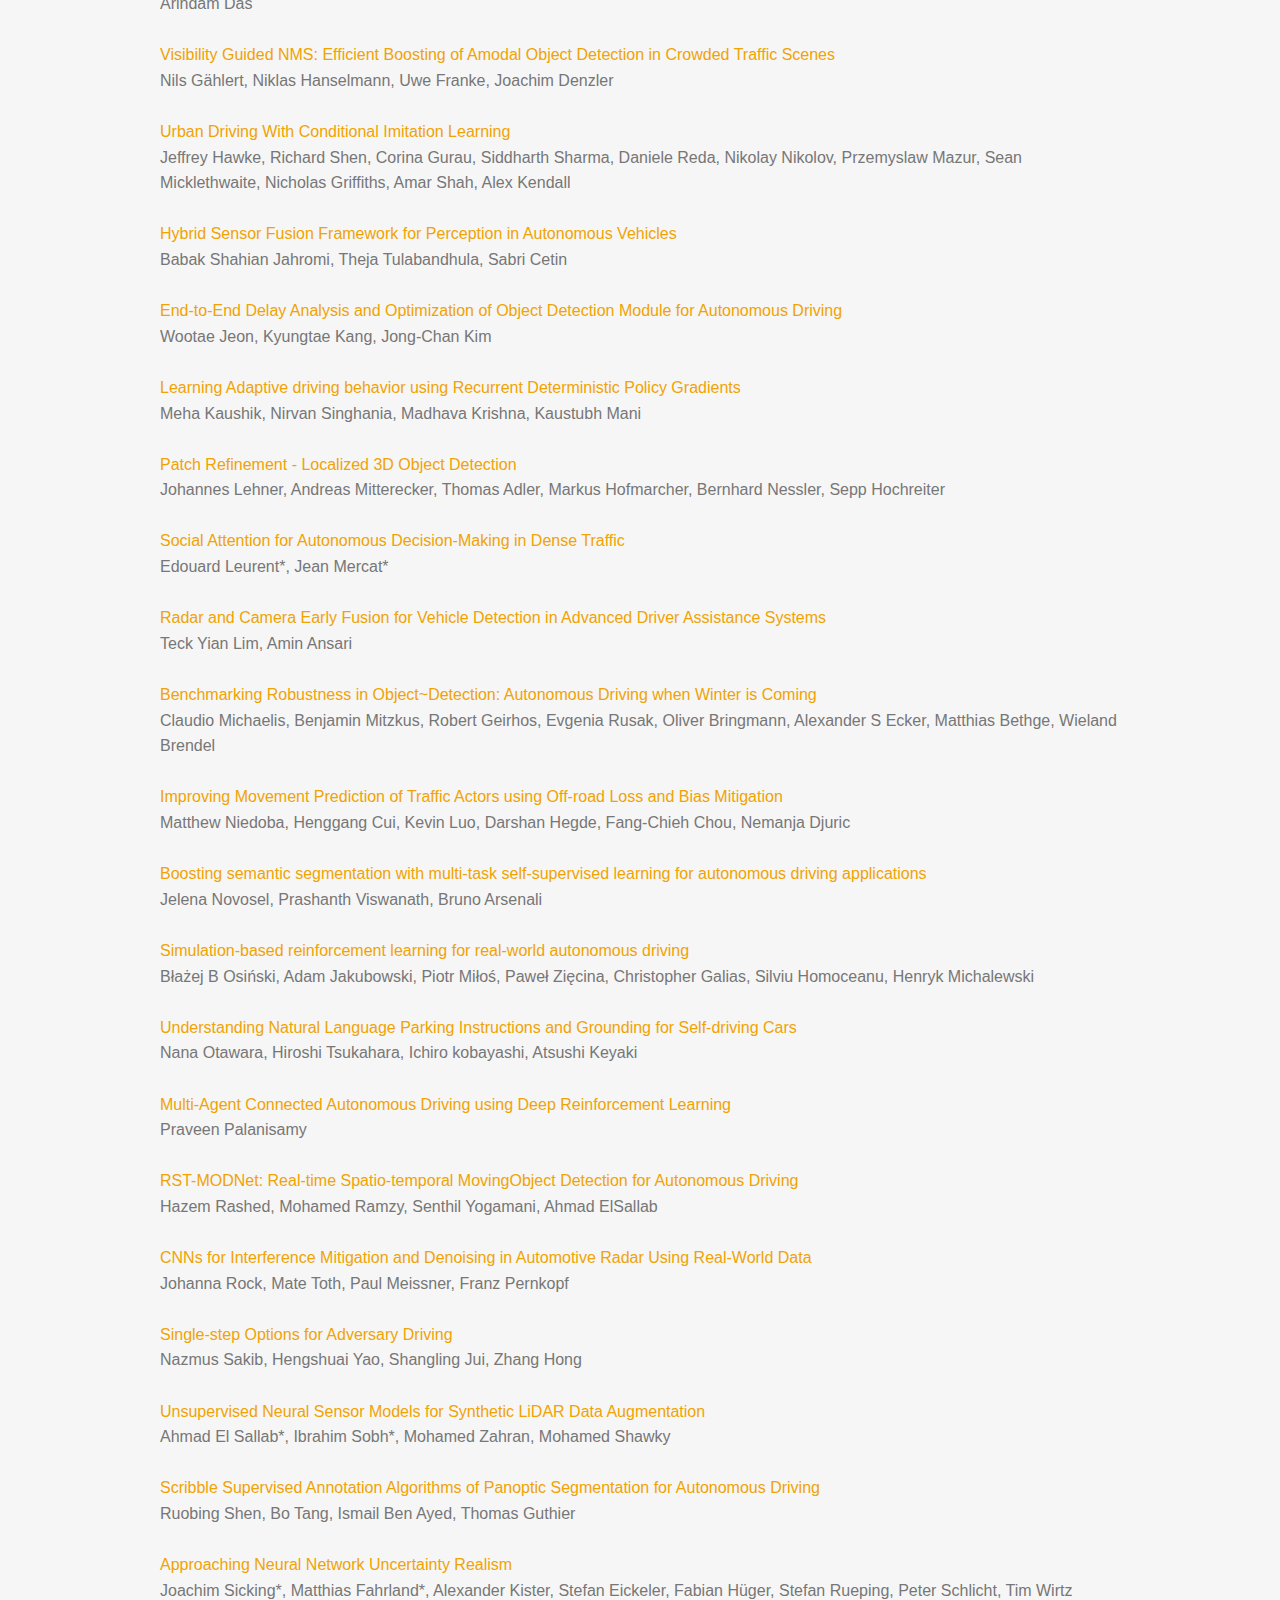
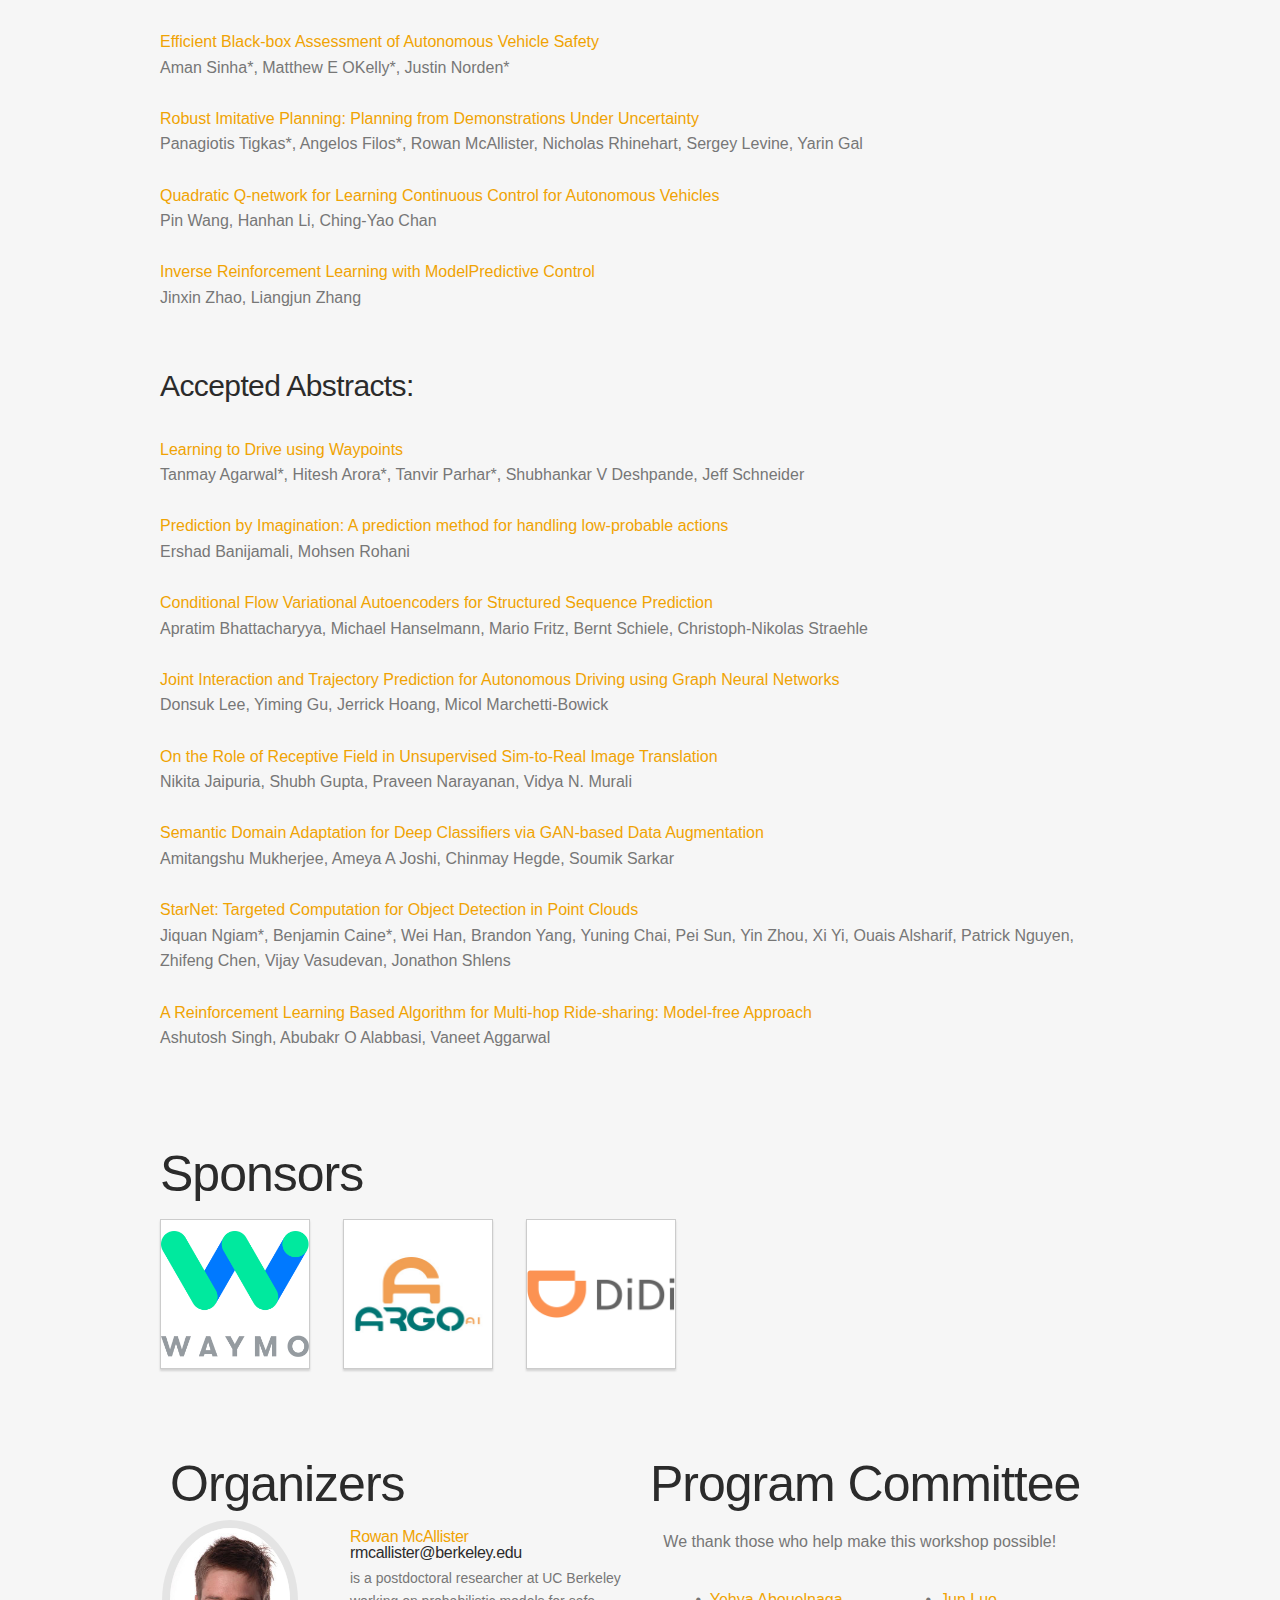
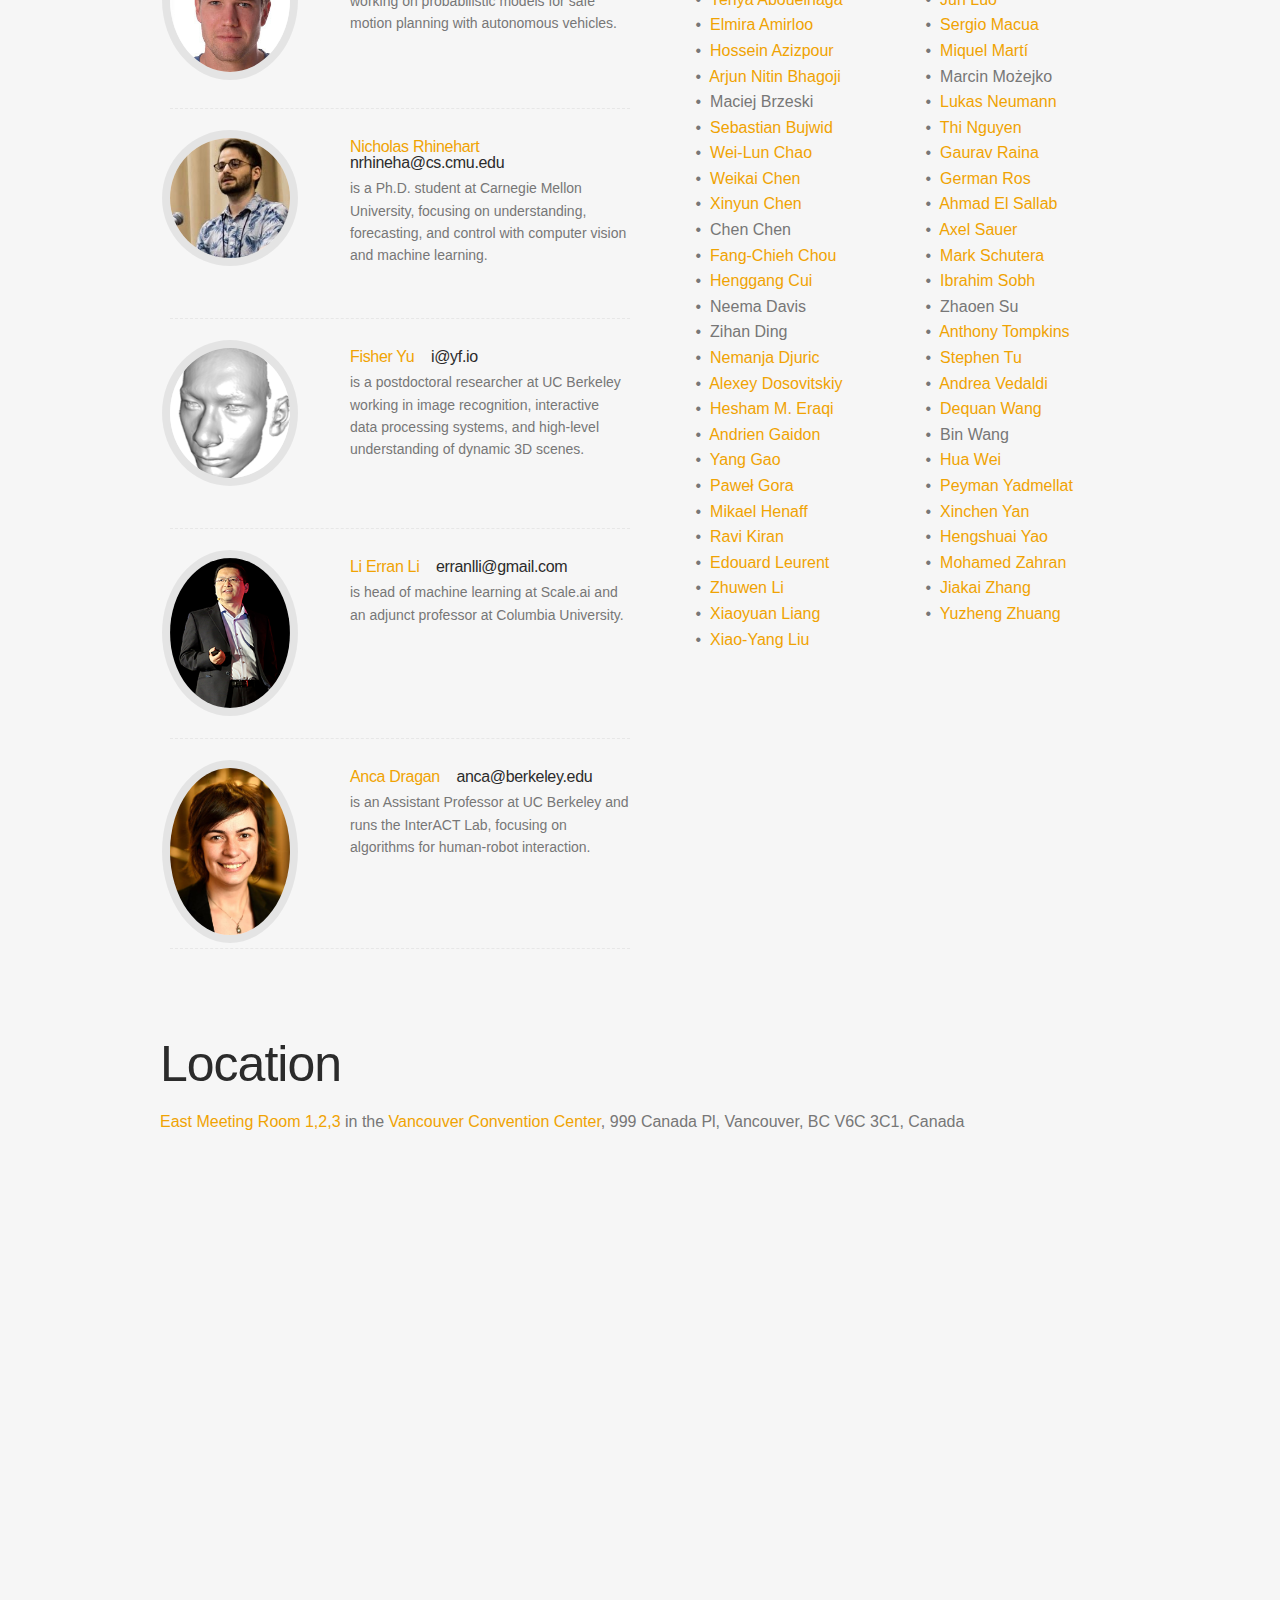
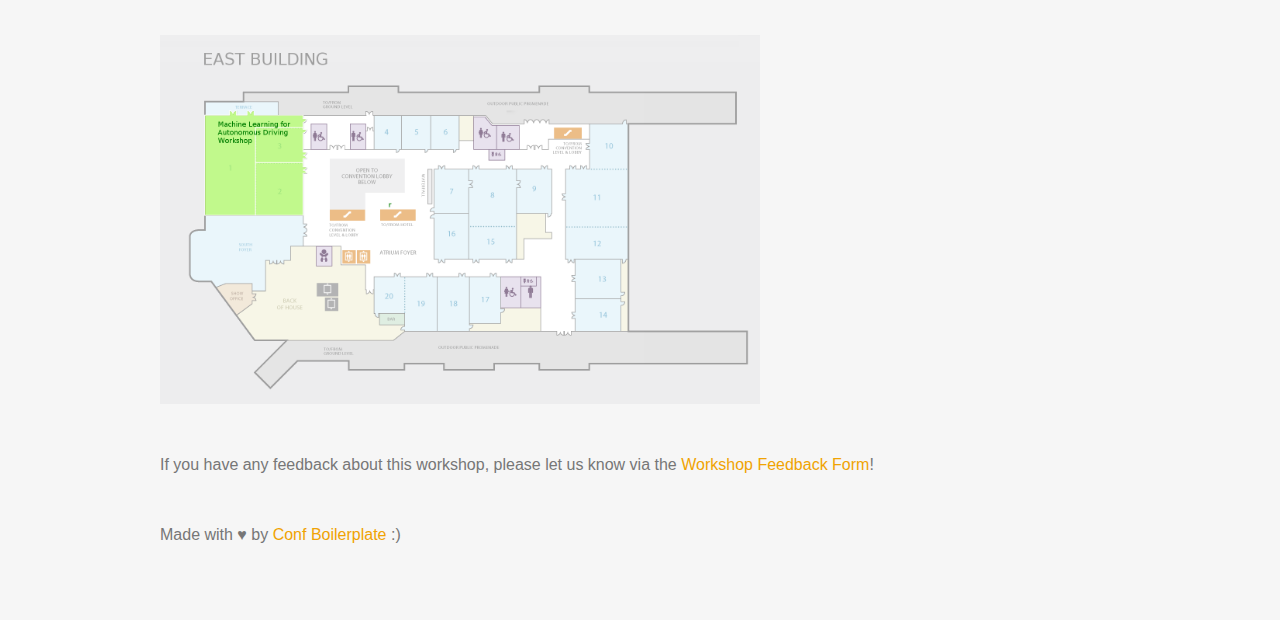
<file: 2019/index.html>
<!doctype html>
<html itemscope itemtype="http://schema.org/Event">
<head>
  <title itemprop="name">Machine Learning for Autonomous Driving</title>

  <meta charset="utf-8">
  <meta name="author" content="Machine Learning for Autonomous Driving" />
  <meta name="description" content="NeurIPS 2019 Workshop">
  <meta name="viewport" content="width=device-width">
  <meta http-equiv="X-UA-Compatible" content="IE=edge,chrome=1">

  <meta name="generator" content="Hugo 0.55.6" />
  <meta property="og:title" content="Workshop on Machine Learning for Autonomous Driving" />
<meta property="og:description" content="NeurIPS 2019 Workshop" />
<meta property="og:type" content="website" />
<meta property="og:url" content="https://ml4ad.github.io/" />

<meta property="og:image" content="https://ml4ad.github.io/img/badge.jpg" />


  <meta name="twitter:card" content="summary_large_image"/>
<meta name="twitter:image" content="https://ml4ad.github.io/img/badge.jpg"/>

<meta name="twitter:title" content="Workshop on Machine Learning for Autonomous Driving"/>
<meta name="twitter:description" content="NeurIPS 2019 Workshop"/>


  <link rel="shortcut icon" href="https://ml4ad.github.io/img/favicon.ico" type="image/x-icon">
  <link rel="apple-touch-icon" href="https://ml4ad.github.io/img/apple-touch-icon.png">

  <link rel="stylesheet" type="text/css" href="https://ml4ad.github.io/css/main.css">

</head>
<body>
  <div class="global">

    <nav id="nav">
  <ul class="wrapper">
    
      <li class="nav-item">
        
        <a href="#about" title="About" class="nav-link">
          About
        </a>
      </li>
    
      <li class="nav-item">
        
        <a href="#dates" title="Info" class="nav-link">
          Info
        </a>
      </li>
    
      <li class="nav-item">
        
        <a href="#speakers" title="Speakers" class="nav-link">
          Speakers
        </a>
      </li>
    
      <li class="nav-item">
        
        <a href="#submit" title="Submit" class="nav-link">
          Submit
        </a>
      </li>
    
      <li class="nav-item">
        
        <a href="#schedule" title="Schedule" class="nav-link">
          Schedule
        </a>
      </li>
    
      <li class="nav-item">
        
        <a href="#challenge" title="Challenges" class="nav-link">
          Challenges
        </a>
      </li>
    
      <li class="nav-item">
        
        <a href="#papers" title="Papers" class="nav-link">
          Papers
        </a>
      </li>
    
      <li class="nav-item">
        
        <a href="#sponsors" title="Sponsors" class="nav-link">
          Sponsors
        </a>
      </li>
    
      <li class="nav-item">
        
        <a href="#organizers" title="Organizers" class="nav-link">
          Organizers
        </a>
      </li>
    
      <li class="nav-item">
        
        <a href="#location" title="Location" class="nav-link">
          Location
        </a>
      </li>
    
  </ul>
</nav>

<hr>

    

<header class="header">
  <div class="wrapper">
    <h1 class="logo-name">
      <a class="logo-link" href="#" title="Machine Learning for Autonomous Driving" itemprop="name">Machine Learning for Autonomous Driving</a>
    </h1>
    <h2 class="logo-link">NeurIPS 2019 Workshop</h2>
    <h2 class="tagline">Saturday December 14th, Vancouver Convention Centre, Vancouver</h2>

    <div class="call-action-area">
      

      
        
        <a href="#papers" class="call-action-link" title="See Accepted Papers">See Accepted Papers</a>
      
    </div>
  </div>
</header>

<hr>


    <div class="content" id="content">
      <div class="wrapper">
        
          <section class="about" id="about">
            <h2 class="section-title">About</h2>

<p>Welcome to the <a href="https://neurips.cc/" target="_blank">NeurIPS</a> 2019 Workshop on Machine Learning for Autonomous Driving!</p>

<p itemprop="description">Autonomous vehicles (AVs) offer a rich source of high-impact research problems for the machine learning (ML) community; including perception, state estimation, probabilistic modeling, time series forecasting, gesture recognition, robustness guarantees, real-time constraints, user-machine communication, multi-agent planning, and intelligent infrastructure. Further, the interaction between ML subfields towards a common goal of autonomous driving can catalyze interesting inter-field discussions that spark new avenues of research, which this workshop aims to promote. As an application of ML, autonomous driving has the potential to greatly improve society by reducing road accidents, giving independence to those unable to drive, and even inspiring younger generations with tangible examples of ML-based technology clearly visible on local streets.</p>

<p>All are welcome to submit and/or attend! This will be the 4th NeurIPS workshop in this series. Previous workshops in <a href="https://sites.google.com/site/nips2016intelligenttrans/" target="_blank">2016</a>, <a href="https://sites.google.com/site/nips2017mlits/" target="_blank">2017</a>, and <a href="https://sites.google.com/site/nips2018mlits/" target="_blank">2018</a> enjoyed wide participation from both academia and industry.</p>


          </section>
        
          <section class="dates" id="dates">
            <h2 class="section-title">Info</h2>

<style> 
hide {
  opacity: 0.0;
}
</style>

<style> 
transparent {
  opacity: 0.625;
}
</style>

<p itemprop="dates-description">
<hide>&rarr;</hide><transparent><b>Paper submissions due</b>: 17th September 2019 at 23:59 Anywhere on Earth</transparent><br>
<hide>&rarr;</hide><transparent><b>Author notifications</b>: 1st October 2019</transparent><br>

<hide>&rarr;</hide><transparent><b>DiDi Challenge submission due</b>: 30th November 2019</transparent><br>
<hide>&rarr;</hide><transparent><b>Argo Challenge submission due</b>: 1st December 2019</transparent><br>
<hide>&rarr;</hide><transparent><b>Camera-ready papers due</b>: 1st December 2019</transparent><br><br>
<hide>&rarr;</hide><b>Date</b>: Saturday 14th December 2019 <br>
<hide>&rarr;</hide><b>Room</b>: 1, 2, and 3 (East Building, Meeting Level) <br>
<hide>&rarr;</hide><b>Contact</b>: rmcallister@berkeley.edu<br>
</p>


          </section>
        
          <section class="speakers" id="speakers">
            <h2 class="section-title">Speakers</h2>

<meta name="viewport" content="width=device-width, initial-scale=1">
<style>
* {
  box-sizing: border-box;
}

 
.column {
  float: left;
  width: 50%;
  padding: 10px;
}

</style>

<div class="row">
  <div class="column">
    <ul class="speakers-list">
    
      <li class="speakers-item" itemprop="performer" itemscope itemtype="http://schema.org/Person">
        <span class="speaker-photo">
          <a href="http://vladlen.info/" target="_blank"><img class="photo" src="https://ml4ad.github.io/img/vladlen.jpg" alt="Vladlen Koltun" itemprop="image"></a>
        </span>

        <h3 class="speech-title">
          
          <span class="speech-time">9:00 AM</span>
          
          </br></br>
          <span></span>
        </h3>

        <h3 class="speakers-name"><a href="http://vladlen.info/" target="_blank" title="Vladlen Koltun"> Vladlen Koltun </a>
        </h3>
        <p class="speakers-bio">Director of Intelligent Systems Lab, Intel</p>
      </li>
    
      <li class="speakers-item" itemprop="performer" itemscope itemtype="http://schema.org/Person">
        <span class="speaker-photo">
          <a href="http://www.gilitschenski.org/igor/" target="_blank"><img class="photo" src="https://ml4ad.github.io/img/igor.jpeg" alt="Igor Gilitschenski" itemprop="image"></a>
        </span>

        <h3 class="speech-title">
          
          <span class="speech-time">10:30 AM</span>
          
          </br></br>
          <span>Towards Robust Interactive Autonomy</span>
        </h3>

        <h3 class="speakers-name"><a href="http://www.gilitschenski.org/igor/" target="_blank" title="Igor Gilitschenski"> Igor Gilitschenski </a>
        </h3>
        <p class="speakers-bio">Postdoctoral Researcher, MIT</p>
      </li>
    
      <li class="speakers-item" itemprop="performer" itemscope itemtype="http://schema.org/Person">
        <span class="speaker-photo">
          <a href="https://scholar.google.com/citations?user=bTdT7hAAAAAJ&amp;hl=en" target="_blank"><img class="photo" src="https://ml4ad.github.io/img/chris.jpeg" alt="Chris Baker" itemprop="image"></a>
        </span>

        <h3 class="speech-title">
          
          <span class="speech-time">11:00 AM</span>
          
          </br></br>
          <span>Human-inspired AI for autonomous driving</span>
        </h3>

        <h3 class="speakers-name"><a href="https://scholar.google.com/citations?user=bTdT7hAAAAAJ&amp;hl=en" target="_blank" title="Chris Baker"> Chris Baker </a>
        </h3>
        <p class="speakers-bio">Chief Scientist, iSee.ai</p>
      </li>
    
    </ul>
  </div>
  <div class="column">
    <ul class="speakers-list">
    
      <li class="speakers-item" itemprop="performer" itemscope itemtype="http://schema.org/Person">
        <span class="speaker-photo">
          <a href="http://www.cs.toronto.edu/~urtasun/" target="_blank"><img class="photo" src="https://ml4ad.github.io/img/raquel.jpg" alt="Raquel Urtasun" itemprop="image"></a>
        </span>

        <h3 class="speech-title">
          
          <span class="speech-time">1:30 PM</span>
          
          </br></br>
          <span></span>
        </h3>

        <h3 class="speakers-name"><a href="http://www.cs.toronto.edu/~urtasun/" target="_blank" title="Raquel Urtasun"> Raquel Urtasun </a>
        </h3>
        <p class="speakers-bio">Associate Professor, UToronto / Chief Scientist at Uber</p>
      </li>
    
      <li class="speakers-item" itemprop="performer" itemscope itemtype="http://schema.org/Person">
        <span class="speaker-photo">
          <a href="http://www.ericmwolff.com/" target="_blank"><img class="photo" src="https://ml4ad.github.io/img/eric.jpg" alt="Eric Wolff" itemprop="image"></a>
        </span>

        <h3 class="speech-title">
          
          <span class="speech-time">2:30 PM</span>
          
          </br></br>
          <span>Data, detection, and prediction at Aptiv</span>
        </h3>

        <h3 class="speakers-name"><a href="http://www.ericmwolff.com/" target="_blank" title="Eric Wolff"> Eric Wolff </a>
        </h3>
        <p class="speakers-bio">Principal Research Scientist at nuTonomy (Aptiv)</p>
      </li>
    
      <li class="speakers-item" itemprop="performer" itemscope itemtype="http://schema.org/Person">
        <span class="speaker-photo">
          <a href="https://people.eecs.berkeley.edu/~jfisac/" target="_blank"><img class="photo" src="https://ml4ad.github.io/img/jaime.jpg" alt="Jaime Fisac" itemprop="image"></a>
        </span>

        <h3 class="speech-title">
          
          <span class="speech-time">5:00 PM</span>
          
          </br></br>
          <span>Safety and Interaction: the Game Theory of Autonomous Vehicles</span>
        </h3>

        <h3 class="speakers-name"><a href="https://people.eecs.berkeley.edu/~jfisac/" target="_blank" title="Jaime Fisac"> Jaime Fisac </a>
        </h3>
        <p class="speakers-bio">UC Berkeley / Princeton, Waymo</p>
      </li>
    
      <li class="speakers-item" itemprop="performer" itemscope itemtype="http://schema.org/Person">
        <span class="speaker-photo">
          <a href="http://www.wucathy.com/blog/" target="_blank"><img class="photo" src="https://ml4ad.github.io/img/cathy.jpg" alt="Cathy Wu" itemprop="image"></a>
        </span>

        <h3 class="speech-title">
          
          <span class="speech-time">5:30 PM</span>
          
          </br></br>
          <span>Mixed Autonomy Traffic: A Reinforcement Learning Perspective</span>
        </h3>

        <h3 class="speakers-name"><a href="http://www.wucathy.com/blog/" target="_blank" title="Cathy Wu"> Cathy Wu </a>
        </h3>
        <p class="speakers-bio">Assistant Professor, MIT</p>
      </li>
    
    </ul>
  </div>
</div>

          </section>
        
          <section class="submit" id="submit">
            <h2 class="section-title">Submissions</h2>

<p itemprop="call-details">

<b>Camera-ready deadline: 1st December 2019</b> at 23:59 Anywhere on Earth</a><br>
Submission website: <a href="https://cmt3.research.microsoft.com/ML4AD2019" target="_blank">https://cmt3.research.microsoft.com/ML4AD2019</a><br>
Submission format: either extended abstracts (4 pages) or full papers (8 pages) anonymously using: <br>
&nbsp;•&nbsp; <a href="https://ml4ad.github.io/files/neurips_2019_ml4ad.tex" target="_blank">neurips_2019_ml4ad.tex</a> -- LaTeX template<br>
&nbsp;•&nbsp; <a href="https://ml4ad.github.io/files/neurips_2019_ml4ad.sty" target="_blank">neurips_2019_ml4ad.sty</a> -- style file for LaTeX 2e<br>
&nbsp;•&nbsp; <a href="https://ml4ad.github.io/files/neurips_2019_ml4ad.pdf" target="_blank">neurips_2019_ml4ad.pdf</a> -- example PDF output<br>
References and appendix should be appended into the same (single) PDF document, and do not count towards the page count.
</p>

<p>We invite submissions on machine learning applied to autonomous driving, including (but not limited to):<br>
&nbsp;•&nbsp; Supervised scene perception and classification<br>
&nbsp;•&nbsp; Unsupervised representation learning for driving<br>
&nbsp;•&nbsp; Behavior modeling of pedestrians and vehicles<br>
&nbsp;•&nbsp; Gesture recognition<br>
&nbsp;•&nbsp; Uncertainty propagation through AV software pipelines<br>
&nbsp;•&nbsp; Metrics for autonomous driving<br>
&nbsp;•&nbsp; Benchmarks for autonomous driving<br>
&nbsp;•&nbsp; Real-time inference and prediction<br>
&nbsp;•&nbsp; Causal modeling for multi-agent traffic scenarios<br>
&nbsp;•&nbsp; Robustness to out-of-distribution road scenes<br>
&nbsp;•&nbsp; Imitative driving policies<br>
&nbsp;•&nbsp; Transfer learning from simulation to real-world (Sim2Real) <br>
&nbsp;•&nbsp; Coordination with human-driven vehicles<br>
&nbsp;•&nbsp; Coordination with vehicles (V2V) or infrastructure (V2I)<br>
&nbsp;•&nbsp; Explainable driving decisions<br>
&nbsp;•&nbsp; Adaptive driving styles based on user preferences<br>
</p>

<p>
<b>FAQ</b><br>
<br>
<b>Q:</b> Are dual submissions OK?<br>
<b>A:</b> Yes.<br>
<br>
<b>Q:</b> Will there be archival proceedings?<br>
<b>A:</b> No. Neither 4 or 8 page submissions will be indexed nor have archival proceedings.<br>
<br>
<b>Q:</b> Should submitted papers be anonymized?<br>
<b>A:</b> Yes. If accepted, we will ask for a de-anonymized version to link on the website.<br>
<br>
<b>Q:</b> What are the poster specifications?<br>
<b>A:</b> Portrait: 36W x 48H inches (90W x 122H cm) on lightweight paper, not laminated.<br>
<br>
<b>Q:</b> Where can I print my poster in Vancouver?<br>
<b>A:</b> Options include <a href="https://www.tph.ca/printing-near-me/vancouver" target="_blank">https://www.tph.ca/printing-near-me/vancouver</a> and <a href="https://stores.staples.ca/staples-vancouver-1" target="_blank">https://stores.staples.ca/staples-vancouver-1</a><br>
</p>




          </section>
        
          <section class="schedule" id="schedule">
            <h2 class="section-title">Schedule</h2>



<div class="schedule-tbl">

  

  <table>
    <thead>
      <tr>
        <th class="schedule-time">Time</th>
        <th class="schedule-slot">Event</th>
        <th class="schedule-description">Talk Title</th>
      </tr>
    </thead>
    <tbody>
      
        
          <tr class="schedule-other">
            <td class="schedule-time">8:50 AM</td>
            <td class="schedule-slot">Welcome<span class="speakers-company"></span></td>
            
              <td class="schedule-description"></td>
              
          </tr>
        
      
        
          <tr>
            <td class="schedule-time">9:00 AM</td>
            <td class="schedule-slot">
            
              <span class="speaker-photo">
                <img class="photo" src="https://ml4ad.github.io/img/vladlen.jpg" alt="Vladlen Koltun">
              </span>
            

              Vladlen Koltun
              <span class="speakers-company">Intel</span>
            </td>
            
              <td class="schedule-description"></td>
            
          </tr>
        
      
        
          <tr class="schedule-other">
            <td class="schedule-time">9:30 AM</td>
            <td class="schedule-slot">Posters &#43; Coffee<span class="speakers-company"></span></td>
            
              <td class="schedule-description"></td>
              
          </tr>
        
      
        
          <tr>
            <td class="schedule-time">10:30 AM</td>
            <td class="schedule-slot">
            
              <span class="speaker-photo">
                <img class="photo" src="https://ml4ad.github.io/img/igor.jpeg" alt="Igor Gilitschenski">
              </span>
            

              Igor Gilitschenski
              <span class="speakers-company">MIT</span>
            </td>
            
              <td class="schedule-description">Towards Robust Interactive Autonomy <a href=https://slideslive.com/38923158/towards-robust-interactive-autonomy target="_blank">video</a></td>
            
          </tr>
        
      
        
          <tr>
            <td class="schedule-time">11:00 AM</td>
            <td class="schedule-slot">
            
              <span class="speaker-photo">
                <img class="photo" src="https://ml4ad.github.io/img/chris.jpeg" alt="Chris Baker">
              </span>
            

              Chris Baker
              <span class="speakers-company">iSee</span>
            </td>
            
              <td class="schedule-description">Human-inspired AI for autonomous driving</td>
            
          </tr>
        
      
        
          <tr class="schedule-other">
            <td class="schedule-time">11:30 AM</td>
            <td class="schedule-slot">ArgoAI Challenge<span class="speakers-company"></span></td>
            
              <td class="schedule-description"> <a href=https://slideslive.com/38923162/argoai-challenge target="_blank">video</a></td>
              
          </tr>
        
      
        
          <tr class="schedule-other">
            <td class="schedule-time">12:00 PM</td>
            <td class="schedule-slot">Lunch<span class="speakers-company"></span></td>
            
              <td class="schedule-description"></td>
              
          </tr>
        
      
        
          <tr>
            <td class="schedule-time">1:30 PM</td>
            <td class="schedule-slot">
            
              <span class="speaker-photo">
                <img class="photo" src="https://ml4ad.github.io/img/raquel.jpg" alt="Raquel Urtasun">
              </span>
            

              Raquel Urtasun
              <span class="speakers-company">UToronto, Uber</span>
            </td>
            
              <td class="schedule-description"></td>
            
          </tr>
        
      
        
          <tr class="schedule-other">
            <td class="schedule-time">2:00 PM</td>
            <td class="schedule-slot">DiDi Challenge<span class="speakers-company"></span></td>
            
              <td class="schedule-description"> <a href=https://slideslive.com/38923163/didi-challenge target="_blank">video</a></td>
              
          </tr>
        
      
        
          <tr>
            <td class="schedule-time">2:30 PM</td>
            <td class="schedule-slot">
            
              <span class="speaker-photo">
                <img class="photo" src="https://ml4ad.github.io/img/eric.jpg" alt="Eric Wolff">
              </span>
            

              Eric Wolff
              <span class="speakers-company">nuTonomy</span>
            </td>
            
              <td class="schedule-description">Data, detection, and prediction at Aptiv <a href=https://slideslive.com/38923165/data-detection-and-prediction-at-aptiv target="_blank">video</a></td>
            
          </tr>
        
      
        
          <tr class="schedule-other">
            <td class="schedule-time">3:00 PM</td>
            <td class="schedule-slot">Johannes Lehner<span class="speakers-company">Contributed Talk 1</span></td>
            
              <td class="schedule-description">Patch Refinement - Localized 3D Object Detection <a href=https://slideslive.com/38923166/patch-refinement-localized-3d-object-detection target="_blank">video</a></td>
              
          </tr>
        
      
        
          <tr class="schedule-other">
            <td class="schedule-time">3:15 PM</td>
            <td class="schedule-slot">Apratim Bhattacharyya<span class="speakers-company">Contributed Talk 2</span></td>
            
              <td class="schedule-description">Conditional Flow Variational Autoencoders for Structured Sequence Prediction <a href=https://slideslive.com/38923164/conditional-flow-variational-autoencoders-for-structured-sequence-prediction target="_blank">video</a></td>
              
          </tr>
        
      
        
          <tr class="schedule-other">
            <td class="schedule-time">3:30 PM</td>
            <td class="schedule-slot">Posters &#43; Coffee<span class="speakers-company"></span></td>
            
              <td class="schedule-description"></td>
              
          </tr>
        
      
        
          <tr class="schedule-other">
            <td class="schedule-time">4:30 PM</td>
            <td class="schedule-slot">Harkirat Singh Behl<span class="speakers-company">Contributed Talk 3</span></td>
            
              <td class="schedule-description">Meta Learning Deep Visual Words for Fast Video Object Segmentation <a href=https://slideslive.com/38923169/meta-learning-deep-visual-words-for-fast-video-object-segmentation target="_blank">video</a></td>
              
          </tr>
        
      
        
          <tr class="schedule-other">
            <td class="schedule-time">4:45 PM</td>
            <td class="schedule-slot">Daniele Reda<span class="speakers-company">Contributed Talk 4</span></td>
            
              <td class="schedule-description">Urban Driving With Conditional Imitation Learning <a href=https://slideslive.com/38923168/urban-driving-with-conditional-imitation-learning target="_blank">video</a></td>
              
          </tr>
        
      
        
          <tr>
            <td class="schedule-time">5:00 PM</td>
            <td class="schedule-slot">
            
              <span class="speaker-photo">
                <img class="photo" src="https://ml4ad.github.io/img/jaime.jpg" alt="Jaime Fisac">
              </span>
            

              Jaime Fisac
              <span class="speakers-company">UC Berkeley / Princeton, Waymo</span>
            </td>
            
              <td class="schedule-description">Safety and Interaction: the Game Theory of Autonomous Vehicles <a href=https://slideslive.com/38923160/safety-and-interaction-the-game-theory-of-autonomous-vehicles target="_blank">video</a></td>
            
          </tr>
        
      
        
          <tr>
            <td class="schedule-time">5:30 PM</td>
            <td class="schedule-slot">
            
              <span class="speaker-photo">
                <img class="photo" src="https://ml4ad.github.io/img/cathy.jpg" alt="Cathy Wu">
              </span>
            

              Cathy Wu
              <span class="speakers-company">MIT</span>
            </td>
            
              <td class="schedule-description">Mixed Autonomy Traffic: A Reinforcement Learning Perspective <a href=https://slideslive.com/38923170/mixed-autonomy-traffic-a-reinforcement-learning-perspective target="_blank">video</a></td>
            
          </tr>
        
      
    </tbody>
  </table>
</div>



          </section>
        
          <section class="challenge" id="challenge">
            <h2 class="section-title">Challenges</h2>



<p>
<b>Argo Challenges:</b>
</p>

<p>
We are hosting the first <a href="https://www.argoverse.org/" target="_blank">Argoverse</a> competitions for <a href="https://evalai.cloudcv.org/web/challenges/challenge-page/453/overview" target="_blank">3d tracking</a> and <a href="https://evalai.cloudcv.org/web/challenges/challenge-page/454/overview" target="_blank">motion forecasting</a>. The prize pool is $5,000 and winners will be invited to intern at Argo and present their methods at the workshop. More details can be found <a href="https://www.argo.ai/2019/10/join-the-competition-argoverse-leaderboards-are-live/" target="_blank">here</a>.
</p>

<p>

Open for submissions through: 1st December 2019<br><br>
</p>

<p>
<b>DiDi Challenge:</b>
</p>

<p>
We are also hosting the D²-City <a href="https://outreach.didichuxing.com/d2city/challenge" target="_blank">Detection Domain Adaptation Challenge</a>, a transfer learning challenge for object detection. The prize pool is $1,700 and winners will be invited to present their methods at the workshop.
</p>



<p>

Open for submissions through: 30th November 2019</b>
</p>


<script>
  
  var countDownDate1 = new Date("Dec 01, 2019 23:59:59 UTC").getTime();  
  var countDownDate2 = new Date("Nov 30, 2019 23:59:59 UTC").getTime();  
  countDownDate1 = countDownDate1 + 1000 * 3600 * 12 
  countDownDate2 = countDownDate2 + 1000 * 3600 * 8 

  
  var x = setInterval(function() {

    
    var now = new Date().getTime();

    
    var distance1 = countDownDate1 - now;
    var distance2 = countDownDate2 - now;

    
    var days = Math.floor(distance1 / (1000 * 60 * 60 * 24));
    var hours = Math.floor((distance1 % (1000 * 60 * 60 * 24)) / (1000 * 60 * 60));
    var minutes = Math.floor((distance1 % (1000 * 60 * 60)) / (1000 * 60));
    var seconds = Math.floor((distance1 % (1000 * 60)) / 1000);

    
    var countdown1 = days + "d " + hours + "h " + minutes + "m " + seconds + "s ";

    
    if (distance1 < 0) {
      clearInterval(x);
      countdown1 = "Closing...upload now!";  
    }

    document.getElementById("countdown-dates-call").innerHTML = countdown1
    document.getElementById("countdown-dates-challenge-argo").innerHTML = countdown1
    document.getElementById("countdown-challenge-argo").innerHTML = countdown1


    
    var days = Math.floor(distance2 / (1000 * 60 * 60 * 24));
    var hours = Math.floor((distance2 % (1000 * 60 * 60 * 24)) / (1000 * 60 * 60));
    var minutes = Math.floor((distance2 % (1000 * 60 * 60)) / (1000 * 60));
    var seconds = Math.floor((distance2 % (1000 * 60)) / 1000);

    
    var countdown2 = days + "d " + hours + "h " + minutes + "m " + seconds + "s ";

    
    if (distance2 < 0) {
      clearInterval(x);
      countdown2 = "Closing...upload now!";  
    }

    document.getElementById("countdown-dates-challenge-didi").innerHTML = countdown2
    document.getElementById("countdown-challenge-didi").innerHTML = countdown2

  }, 1000);
</script>

          </section>
        
          <section class="papers" id="papers">
            <h2 class="section-title">Papers</h2>



<br><br><h4>Accepted Full Papers:</h4><br><br>
<p>
<a href="https://ml4ad.github.io/files/papers/Self-Driving like a Human driver instead of a Robocar: Personalized comfortable driving experience for autonomous vehicles.pdf" target="_blank">Self-Driving like a Human driver instead of a Robocar: Personalized comfortable driving experience for autonomous vehicles</a><br>Il Bae, Jaeyoung Moon, Junekyo Jhung, Ho Suk, Taewoo Kim, Hyungbin Park, Jaekwang Cha, Jinhyuk Kim, Dohyun Kim, Shiho Kim<br><br>
<a href="https://ml4ad.github.io/files/papers/End-to-End Deep Path Planning and AutomaticEmergency Braking Camera Cocoon-based Solution.pdf" target="_blank">End-to-End Deep Path Planning and AutomaticEmergency Braking Camera Cocoon-based Solution</a><br>Eslam Mohamed Bakr, Mohammed Abdou, Omar Nasr<br><br>
<a href="https://ml4ad.github.io/files/papers/Spatial Influence-aware Reinforcement Learning for Intelligent Transportation System.pdf" target="_blank">Spatial Influence-aware Reinforcement Learning for Intelligent Transportation System</a><br>Wenhang Bao, Xiao-Yang Liu<br><br>
<a href="https://ml4ad.github.io/files/papers/Meta Learning Deep Visual Words for Fast Video Object Segmentation.pdf" target="_blank">Meta Learning Deep Visual Words for Fast Video Object Segmentation</a><br>Harkirat Singh Behl, Mohammad Najafi, Anurag Arnab, Philip Torr<br><br>
<a href="https://ml4ad.github.io/files/papers/DynaNet: Neural Kalman Dynamical Model for Motion Estimation and Prediction.pdf" target="_blank">DynaNet: Neural Kalman Dynamical Model for Motion Estimation and Prediction</a><br>Changhao Chen, Chris Xiaoxuan Lu, Bing Wang, Niki Trigoni, Andrew Markham<br><br>
<a href="https://ml4ad.github.io/files/papers/Joint Triangulation and Mapping via Differentiable Sensor Fusion.pdf" target="_blank">Joint Triangulation and Mapping via Differentiable Sensor Fusion</a><br>Jonathan P. Chen*, Fritz Obermeyer*, Vladimir Lyapunov, Lionel Gueguen, Noah Goodman<br><br>
<a href="https://ml4ad.github.io/files/papers/SoildNet: Soiling Degradation Detection in Autonomous Driving.pdf" target="_blank">SoildNet: Soiling Degradation Detection in Autonomous Driving</a><br>Arindam Das<br><br>
<a href="https://ml4ad.github.io/files/papers/Visibility Guided NMS: Efficient Boosting of Amodal Object Detection in Crowded Traffic Scenes.pdf" target="_blank">Visibility Guided NMS: Efficient Boosting of Amodal Object Detection in Crowded Traffic Scenes</a><br>Nils Gählert, Niklas Hanselmann, Uwe Franke, Joachim Denzler<br><br>
<a href="https://ml4ad.github.io/files/papers/Urban Driving With Conditional Imitation Learning.pdf" target="_blank">Urban Driving With Conditional Imitation Learning</a><br>Jeffrey Hawke, Richard Shen, Corina Gurau, Siddharth Sharma, Daniele Reda, Nikolay Nikolov, Przemyslaw Mazur, Sean Micklethwaite, Nicholas Griffiths, Amar Shah, Alex Kendall<br><br>
<a href="https://ml4ad.github.io/files/papers/Hybrid Sensor Fusion Framework for Perception in Autonomous Vehicles.pdf" target="_blank">Hybrid Sensor Fusion Framework for Perception in Autonomous Vehicles</a><br>Babak Shahian Jahromi, Theja Tulabandhula, Sabri Cetin<br><br>
<a href="https://ml4ad.github.io/files/papers/End-to-End Delay Analysis and Optimization of Object Detection Module for Autonomous Driving.pdf" target="_blank">End-to-End Delay Analysis and Optimization of Object Detection Module for Autonomous Driving</a><br>Wootae Jeon, Kyungtae Kang, Jong-Chan Kim<br><br>
<a href="https://ml4ad.github.io/files/papers/Learning Adaptive driving behavior  using Recurrent Deterministic Policy Gradients.pdf" target="_blank">Learning Adaptive driving behavior  using Recurrent Deterministic Policy Gradients</a><br>Meha Kaushik, Nirvan Singhania, Madhava Krishna, Kaustubh Mani<br><br>
<a href="https://ml4ad.github.io/files/papers/Patch Refinement.pdf" target="_blank">Patch Refinement - Localized 3D Object Detection</a><br>Johannes Lehner, Andreas Mitterecker, Thomas Adler, Markus Hofmarcher, Bernhard Nessler, Sepp Hochreiter<br><br>
<a href="https://ml4ad.github.io/files/papers/Social Attention for Autonomous Decision-Making in Dense Traffic.pdf" target="_blank">Social Attention for Autonomous Decision-Making in Dense Traffic</a><br>Edouard Leurent*, Jean Mercat*<br><br>
<a href="https://ml4ad.github.io/files/papers/Radar and Camera Early Fusion for Vehicle Detection in Advanced Driver Assistance Systems.pdf" target="_blank">Radar and Camera Early Fusion for Vehicle Detection in Advanced Driver Assistance Systems</a><br>Teck Yian Lim, Amin Ansari<br><br>
<a href="https://ml4ad.github.io/files/papers/Benchmarking Robustness in Object~Detection: Autonomous Driving when Winter is Coming.pdf" target="_blank">Benchmarking Robustness in Object~Detection: Autonomous Driving when Winter is Coming</a><br>Claudio Michaelis, Benjamin Mitzkus, Robert Geirhos, Evgenia Rusak, Oliver Bringmann, Alexander S Ecker, Matthias Bethge, Wieland Brendel<br><br>
<a href="https://ml4ad.github.io/files/papers/Improving Movement Prediction of Traffic Actors using Off-road Loss and Bias Mitigation.pdf" target="_blank">Improving Movement Prediction of Traffic Actors using Off-road Loss and Bias Mitigation</a><br>Matthew Niedoba, Henggang Cui, Kevin Luo, Darshan Hegde, Fang-Chieh Chou, Nemanja Djuric<br><br>
<a href="https://ml4ad.github.io/files/papers/Boosting semantic segmentation with multi-task self-supervised learning for autonomous driving applications.pdf" target="_blank">Boosting semantic segmentation with multi-task self-supervised learning for autonomous driving applications</a><br>Jelena Novosel, Prashanth Viswanath, Bruno Arsenali<br><br>
<a href="https://ml4ad.github.io/files/papers/Simulation-based reinforcement learning for real-world autonomous driving.pdf" target="_blank">Simulation-based reinforcement learning for real-world autonomous driving</a><br>Błażej B Osiński, Adam Jakubowski, Piotr Miłoś, Paweł Zięcina, Christopher Galias, Silviu Homoceanu, Henryk Michalewski<br><br>
<a href="https://ml4ad.github.io/files/papers/Understanding Natural Language Parking Instructions and Grounding for Self-driving Cars.pdf" target="_blank">Understanding Natural Language Parking Instructions and Grounding for Self-driving Cars</a><br>Nana Otawara, Hiroshi Tsukahara, Ichiro kobayashi, Atsushi Keyaki<br><br>
<a href="https://ml4ad.github.io/files/papers/Multi-Agent Connected Autonomous Driving using Deep Reinforcement Learning.pdf" target="_blank">Multi-Agent Connected Autonomous Driving using Deep Reinforcement Learning</a><br>Praveen Palanisamy<br><br>
<a href="https://ml4ad.github.io/files/papers/RST-MODNet: Real-time Spatio-temporal MovingObject Detection for Autonomous Driving.pdf" target="_blank">RST-MODNet: Real-time Spatio-temporal MovingObject Detection for Autonomous Driving</a><br>Hazem Rashed, Mohamed Ramzy, Senthil Yogamani, Ahmad ElSallab<br><br>
<a href="https://ml4ad.github.io/files/papers/CNNs for Interference Mitigation and Denoising in Automotive Radar Using Real-World Data.pdf" target="_blank">CNNs for Interference Mitigation and Denoising in Automotive Radar Using Real-World Data</a><br>Johanna Rock, Mate Toth, Paul Meissner, Franz Pernkopf<br><br>
<a href="https://ml4ad.github.io/files/papers/Single-step Options for Adversary Driving.pdf" target="_blank">Single-step Options for Adversary Driving</a><br>Nazmus Sakib, Hengshuai Yao, Shangling Jui, Zhang Hong<br><br>
<a href="https://ml4ad.github.io/files/papers/Unsupervised Neural Sensor Models for Synthetic LiDAR Data Augmentation.pdf" target="_blank">Unsupervised Neural Sensor Models for Synthetic LiDAR Data Augmentation</a><br>Ahmad El Sallab*, Ibrahim Sobh*, Mohamed Zahran, Mohamed Shawky<br><br>
<a href="https://ml4ad.github.io/files/papers/Scribble Supervised Annotation Algorithms of Panoptic Segmentation for Autonomous Driving.pdf" target="_blank">Scribble Supervised Annotation Algorithms of Panoptic Segmentation for Autonomous Driving</a><br>Ruobing Shen, Bo Tang, Ismail Ben Ayed, Thomas Guthier<br><br>
<a href="https://ml4ad.github.io/files/papers/Approaching Neural Network Uncertainty Realism.pdf" target="_blank">Approaching Neural Network Uncertainty Realism</a><br>Joachim Sicking*, Matthias Fahrland*, Alexander Kister, Stefan Eickeler, Fabian Hüger, Stefan Rueping, Peter Schlicht, Tim Wirtz<br><br>
<a href="https://ml4ad.github.io/files/papers/Efficient Black-box Assessment of Autonomous Vehicle Safety.pdf" target="_blank">Efficient Black-box Assessment of Autonomous Vehicle Safety</a><br>Aman Sinha*, Matthew E OKelly*, Justin Norden*<br><br>
<a href="https://ml4ad.github.io/files/papers/Robust Imitative Planning: Planning from Demonstrations Under Uncertainty.pdf" target="_blank">Robust Imitative Planning: Planning from Demonstrations Under Uncertainty</a><br>Panagiotis Tigkas*, Angelos Filos*, Rowan McAllister, Nicholas Rhinehart, Sergey Levine, Yarin Gal<br><br>
<a href="https://ml4ad.github.io/files/papers/Quadratic Q-network for Learning Continuous Control for Autonomous Vehicles.pdf" target="_blank">Quadratic Q-network for Learning Continuous Control for Autonomous Vehicles</a><br>Pin Wang, Hanhan Li, Ching-Yao Chan<br><br>
<a href="https://ml4ad.github.io/files/papers/Inverse Reinforcement Learning with ModelPredictive Control.pdf" target="_blank">Inverse Reinforcement Learning with ModelPredictive Control</a><br>Jinxin Zhao, Liangjun Zhang<br><br>
</p>
<br><h4>Accepted Abstracts:</h4><br><br>
<p>
<a href="https://ml4ad.github.io/files/papers/Learning to Drive using Waypoints.pdf" target="_blank">Learning to Drive using Waypoints</a><br>Tanmay Agarwal*, Hitesh Arora*, Tanvir Parhar*, Shubhankar V Deshpande, Jeff Schneider<br><br>
<a href="https://ml4ad.github.io/files/papers/Prediction by Imagination: A prediction method for handling low-probable actions.pdf" target="_blank">Prediction by Imagination: A prediction method for handling low-probable actions</a><br>Ershad Banijamali, Mohsen Rohani<br><br>
<a href="https://ml4ad.github.io/files/papers/Conditional Flow Variational Autoencoders for Structured Sequence Prediction.pdf" target="_blank">Conditional Flow Variational Autoencoders for Structured Sequence Prediction</a><br>Apratim Bhattacharyya, Michael Hanselmann, Mario Fritz, Bernt Schiele, Christoph-Nikolas Straehle<br><br>
<a href="https://ml4ad.github.io/files/papers/Joint Interaction and Trajectory Prediction for Autonomous Driving using Graph Neural Networks.pdf" target="_blank">Joint Interaction and Trajectory Prediction for Autonomous Driving using Graph Neural Networks</a><br>Donsuk Lee, Yiming Gu, Jerrick Hoang, Micol Marchetti-Bowick<br><br>
<a href="https://ml4ad.github.io/files/papers/On the Role of Receptive Field in Unsupervised Sim-to-Real Image Translation.pdf" target="_blank">On the Role of Receptive Field in Unsupervised Sim-to-Real Image Translation</a><br>Nikita Jaipuria, Shubh Gupta, Praveen Narayanan, Vidya N. Murali<br><br>
<a href="https://ml4ad.github.io/files/papers/Semantic Domain Adaptation for Deep Classifiers via GAN-based Data Augmentation.pdf" target="_blank">Semantic Domain Adaptation for Deep Classifiers via GAN-based Data Augmentation</a><br>Amitangshu Mukherjee, Ameya A Joshi, Chinmay Hegde, Soumik Sarkar<br><br>
<a href="https://ml4ad.github.io/files/papers/StarNet: Targeted Computation for Object Detection in Point Clouds.pdf" target="_blank">StarNet: Targeted Computation for Object Detection in Point Clouds</a><br>Jiquan Ngiam*, Benjamin Caine*, Wei Han, Brandon Yang, Yuning Chai, Pei Sun, Yin Zhou, Xi Yi, Ouais Alsharif, Patrick Nguyen, Zhifeng Chen, Vijay Vasudevan, Jonathon Shlens<br><br>
<a href="https://ml4ad.github.io/files/papers/A Reinforcement Learning Based Algorithm for Multi-hop Ride-sharing: Model-free Approach.pdf" target="_blank">A Reinforcement Learning Based Algorithm for Multi-hop Ride-sharing: Model-free Approach</a><br>Ashutosh Singh, Abubakr O Alabbasi, Vaneet Aggarwal<br><br>

</p>


          </section>
        
          <section class="sponsors" id="sponsors">
            <h2 class="section-title">Sponsors</h2>

<ul class="sponsors-list">

  <li class="sponsor-item" itemscope itemtype="http://schema.org/Organization">
    <a href="https://waymo.com/" class="sponsor--link" itemprop="url" target="_blank">
      <img src="https://ml4ad.github.io/img/waymo.png" alt="Waymo" class="photo" itemprop="image">
    </a>
  </li>

  <li class="sponsor-item" itemscope itemtype="http://schema.org/Organization">
    <a href="https://www.argo.ai/" class="sponsor--link" itemprop="url" target="_blank">
      <img src="https://ml4ad.github.io/img/argo.jpg" alt="ArgoAI" class="photo" itemprop="image">
    </a>
  </li>

  <li class="sponsor-item" itemscope itemtype="http://schema.org/Organization">
    <a href="https://www.didiglobal.com/" class="sponsor--link" itemprop="url" target="_blank">
      <img src="https://ml4ad.github.io/img/didi.png" alt="DiDi" class="photo" itemprop="image">
    </a>
  </li>

</ul>

          </section>
        
          <section class="organizers" id="organizers">
            <div class="row">
<div class="column">
<h2 class="section-title">Organizers</h2>
<ul class="organizers-list">

  <li class="organizers-item" itemprop="performer" itemscope itemtype="http://schema.org/Person">
    <span class="organizer-photo">
      <a href="http://rowanmcallister.com" target="_blank"><img class="photo" src="https://ml4ad.github.io/img/rowan2.jpg" alt="Rowan McAllister" itemprop="image"></a>
    </span>

    <h3 class="organizers-name"><a href="http://rowanmcallister.com" target="_blank" title="Rowan McAllister"> Rowan McAllister </a>
    &nbsp;&nbsp; rmcallister@berkeley.edu
    </h3>
    <p class="organizers-bio">is a postdoctoral researcher at UC Berkeley working on probabilistic models for safe motion planning with autonomous vehicles.</p>
  </li>

  <li class="organizers-item" itemprop="performer" itemscope itemtype="http://schema.org/Person">
    <span class="organizer-photo">
      <a href="http://www.cs.cmu.edu/~nrhineha/" target="_blank"><img class="photo" src="https://ml4ad.github.io/img/nick.jpg" alt="Nicholas Rhinehart" itemprop="image"></a>
    </span>

    <h3 class="organizers-name"><a href="http://www.cs.cmu.edu/~nrhineha/" target="_blank" title="Nicholas Rhinehart"> Nicholas Rhinehart </a>
    &nbsp;&nbsp; nrhineha@cs.cmu.edu
    </h3>
    <p class="organizers-bio">is a Ph.D. student at Carnegie Mellon University, focusing on understanding, forecasting, and control with computer vision and machine learning.</p>
  </li>

  <li class="organizers-item" itemprop="performer" itemscope itemtype="http://schema.org/Person">
    <span class="organizer-photo">
      <a href="https://www.yf.io/" target="_blank"><img class="photo" src="https://ml4ad.github.io/img/fisher.png" alt="Fisher Yu" itemprop="image"></a>
    </span>

    <h3 class="organizers-name"><a href="https://www.yf.io/" target="_blank" title="Fisher Yu"> Fisher Yu </a>
    &nbsp;&nbsp; i@yf.io
    </h3>
    <p class="organizers-bio">is a postdoctoral researcher at UC Berkeley working in image recognition, interactive data processing systems, and high-level understanding of dynamic 3D scenes.</p>
  </li>

  <li class="organizers-item" itemprop="performer" itemscope itemtype="http://schema.org/Person">
    <span class="organizer-photo">
      <a href="http://www.cs.columbia.edu/~lierranli/" target="_blank"><img class="photo" src="https://ml4ad.github.io/img/erran.png" alt="Li Erran Li" itemprop="image"></a>
    </span>

    <h3 class="organizers-name"><a href="http://www.cs.columbia.edu/~lierranli/" target="_blank" title="Li Erran Li"> Li Erran Li </a>
    &nbsp;&nbsp; erranlli@gmail.com
    </h3>
    <p class="organizers-bio">is head of machine learning at Scale.ai and an adjunct professor at Columbia University.</p>
  </li>

  <li class="organizers-item" itemprop="performer" itemscope itemtype="http://schema.org/Person">
    <span class="organizer-photo">
      <a href="http://people.eecs.berkeley.edu/~anca/" target="_blank"><img class="photo" src="https://ml4ad.github.io/img/anca.jpg" alt="Anca Dragan" itemprop="image"></a>
    </span>

    <h3 class="organizers-name"><a href="http://people.eecs.berkeley.edu/~anca/" target="_blank" title="Anca Dragan"> Anca Dragan </a>
    &nbsp;&nbsp; anca@berkeley.edu
    </h3>
    <p class="organizers-bio">is an Assistant Professor at UC Berkeley and runs the InterACT Lab, focusing on algorithms for human-robot interaction.</p>
  </li>

</ul>
</div>
<div class="column" id="program-commitee">
  <h2 class="section-title">Program Committee</h2>
  <p>&nbsp;&nbsp;&nbsp;We thank those who help make this workshop possible!</p>
  <div class="row">
  <div class="column">
    <p>
    
      &nbsp;&nbsp;&nbsp;&nbsp;&nbsp;&nbsp;&nbsp;&nbsp;•&nbsp; 
      
        <a href="https://abouelnaga.io/" target="_blank" title="Yehya Abouelnaga"> Yehya Abouelnaga </a>
      
      <br>
    
      &nbsp;&nbsp;&nbsp;&nbsp;&nbsp;&nbsp;&nbsp;&nbsp;•&nbsp; 
      
        <a href="https://www.linkedin.com/in/elmira-amirloo/" target="_blank" title="Elmira Amirloo"> Elmira Amirloo </a>
      
      <br>
    
      &nbsp;&nbsp;&nbsp;&nbsp;&nbsp;&nbsp;&nbsp;&nbsp;•&nbsp; 
      
        <a href="http://www.csc.kth.se/~azizpour/" target="_blank" title="Hossein Azizpour"> Hossein Azizpour </a>
      
      <br>
    
      &nbsp;&nbsp;&nbsp;&nbsp;&nbsp;&nbsp;&nbsp;&nbsp;•&nbsp; 
      
        <a href="http://www.princeton.edu/~abhagoji/" target="_blank" title="Arjun Nitin Bhagoji"> Arjun Nitin Bhagoji </a>
      
      <br>
    
      &nbsp;&nbsp;&nbsp;&nbsp;&nbsp;&nbsp;&nbsp;&nbsp;•&nbsp; 
      
        Maciej Brzeski 
      
      <br>
    
      &nbsp;&nbsp;&nbsp;&nbsp;&nbsp;&nbsp;&nbsp;&nbsp;•&nbsp; 
      
        <a href="https://www.linkedin.com/in/bujwid/" target="_blank" title="Sebastian Bujwid"> Sebastian Bujwid </a>
      
      <br>
    
      &nbsp;&nbsp;&nbsp;&nbsp;&nbsp;&nbsp;&nbsp;&nbsp;•&nbsp; 
      
        <a href="http://www-scf.usc.edu/~weilunc/" target="_blank" title="Wei-Lun Chao"> Wei-Lun Chao </a>
      
      <br>
    
      &nbsp;&nbsp;&nbsp;&nbsp;&nbsp;&nbsp;&nbsp;&nbsp;•&nbsp; 
      
        <a href="http://chenweikai.github.io/" target="_blank" title="Weikai Chen"> Weikai Chen </a>
      
      <br>
    
      &nbsp;&nbsp;&nbsp;&nbsp;&nbsp;&nbsp;&nbsp;&nbsp;•&nbsp; 
      
        <a href="https://jungyhuk.github.io/" target="_blank" title="Xinyun Chen"> Xinyun Chen </a>
      
      <br>
    
      &nbsp;&nbsp;&nbsp;&nbsp;&nbsp;&nbsp;&nbsp;&nbsp;•&nbsp; 
      
        Chen Chen 
      
      <br>
    
      &nbsp;&nbsp;&nbsp;&nbsp;&nbsp;&nbsp;&nbsp;&nbsp;•&nbsp; 
      
        <a href="https://www.linkedin.com/in/fcchou/" target="_blank" title="Fang-Chieh Chou"> Fang-Chieh Chou </a>
      
      <br>
    
      &nbsp;&nbsp;&nbsp;&nbsp;&nbsp;&nbsp;&nbsp;&nbsp;•&nbsp; 
      
        <a href="https://cuihenggang.github.io/" target="_blank" title="Henggang Cui"> Henggang Cui </a>
      
      <br>
    
      &nbsp;&nbsp;&nbsp;&nbsp;&nbsp;&nbsp;&nbsp;&nbsp;•&nbsp; 
      
        Neema Davis 
      
      <br>
    
      &nbsp;&nbsp;&nbsp;&nbsp;&nbsp;&nbsp;&nbsp;&nbsp;•&nbsp; 
      
        Zihan Ding 
      
      <br>
    
      &nbsp;&nbsp;&nbsp;&nbsp;&nbsp;&nbsp;&nbsp;&nbsp;•&nbsp; 
      
        <a href="https://astro.temple.edu/~tuc17157/" target="_blank" title="Nemanja Djuric"> Nemanja Djuric </a>
      
      <br>
    
      &nbsp;&nbsp;&nbsp;&nbsp;&nbsp;&nbsp;&nbsp;&nbsp;•&nbsp; 
      
        <a href="https://lmb.informatik.uni-freiburg.de/people/dosovits/" target="_blank" title="Alexey Dosovitskiy"> Alexey Dosovitskiy </a>
      
      <br>
    
      &nbsp;&nbsp;&nbsp;&nbsp;&nbsp;&nbsp;&nbsp;&nbsp;•&nbsp; 
      
        <a href="https://heshameraqi.github.io/" target="_blank" title="Hesham M. Eraqi"> Hesham M. Eraqi </a>
      
      <br>
    
      &nbsp;&nbsp;&nbsp;&nbsp;&nbsp;&nbsp;&nbsp;&nbsp;•&nbsp; 
      
        <a href="https://www.linkedin.com/in/adrien-gaidon-63ab2358/" target="_blank" title="Andrien Gaidon"> Andrien Gaidon </a>
      
      <br>
    
      &nbsp;&nbsp;&nbsp;&nbsp;&nbsp;&nbsp;&nbsp;&nbsp;•&nbsp; 
      
        <a href="https://yang-gao.weebly.com/" target="_blank" title="Yang Gao"> Yang Gao </a>
      
      <br>
    
      &nbsp;&nbsp;&nbsp;&nbsp;&nbsp;&nbsp;&nbsp;&nbsp;•&nbsp; 
      
        <a href="https://www.mimuw.edu.pl/~pawelg/" target="_blank" title="Paweł Gora"> Paweł Gora </a>
      
      <br>
    
      &nbsp;&nbsp;&nbsp;&nbsp;&nbsp;&nbsp;&nbsp;&nbsp;•&nbsp; 
      
        <a href="http://www.mikaelhenaff.com/" target="_blank" title="Mikael Henaff"> Mikael Henaff </a>
      
      <br>
    
      &nbsp;&nbsp;&nbsp;&nbsp;&nbsp;&nbsp;&nbsp;&nbsp;•&nbsp; 
      
        <a href="https://beedotkiran.github.io" target="_blank" title="Ravi Kiran"> Ravi Kiran </a>
      
      <br>
    
      &nbsp;&nbsp;&nbsp;&nbsp;&nbsp;&nbsp;&nbsp;&nbsp;•&nbsp; 
      
        <a href="http://edouardleurent.com/" target="_blank" title="Edouard Leurent"> Edouard Leurent </a>
      
      <br>
    
      &nbsp;&nbsp;&nbsp;&nbsp;&nbsp;&nbsp;&nbsp;&nbsp;•&nbsp; 
      
        <a href="http://lizhuwen.com" target="_blank" title="Zhuwen Li"> Zhuwen Li </a>
      
      <br>
    
      &nbsp;&nbsp;&nbsp;&nbsp;&nbsp;&nbsp;&nbsp;&nbsp;•&nbsp; 
      
        <a href="https://web.njit.edu/~xl367/template/index.html" target="_blank" title="Xiaoyuan Liang"> Xiaoyuan Liang </a>
      
      <br>
    
      &nbsp;&nbsp;&nbsp;&nbsp;&nbsp;&nbsp;&nbsp;&nbsp;•&nbsp; 
      
        <a href="https://www.linkedin.com/in/xiao-yang-liu-47b72827/" target="_blank" title="Xiao-Yang Liu"> Xiao-Yang Liu </a>
      
      <br>
    
    </p>
  </div>
  <div class="column">
    <p>
    
      &nbsp;&nbsp;&nbsp;&nbsp;&nbsp;&nbsp;&nbsp;&nbsp;•&nbsp; 
      
        <a href="https://www.linkedin.com/in/jun-luo-1098a6126/" target="_blank" title="Jun Luo"> Jun Luo </a>
      
      <br>
    
      &nbsp;&nbsp;&nbsp;&nbsp;&nbsp;&nbsp;&nbsp;&nbsp;•&nbsp; 
      
        <a href="https://www.linkedin.com/in/sergio-valcarcel-macua-97b89272/" target="_blank" title="Sergio Macua"> Sergio Macua </a>
      
      <br>
    
      &nbsp;&nbsp;&nbsp;&nbsp;&nbsp;&nbsp;&nbsp;&nbsp;•&nbsp; 
      
        <a href="https://www.linkedin.com/in/miquelmarti/" target="_blank" title="Miquel Martí"> Miquel Martí </a>
      
      <br>
    
      &nbsp;&nbsp;&nbsp;&nbsp;&nbsp;&nbsp;&nbsp;&nbsp;•&nbsp; 
      
        Marcin Możejko 
      
      <br>
    
      &nbsp;&nbsp;&nbsp;&nbsp;&nbsp;&nbsp;&nbsp;&nbsp;•&nbsp; 
      
        <a href="http://www.robots.ox.ac.uk/~lukas/" target="_blank" title="Lukas Neumann"> Lukas Neumann </a>
      
      <br>
    
      &nbsp;&nbsp;&nbsp;&nbsp;&nbsp;&nbsp;&nbsp;&nbsp;•&nbsp; 
      
        <a href="https://www.linkedin.com/in/thiduong/" target="_blank" title="Thi Nguyen"> Thi Nguyen </a>
      
      <br>
    
      &nbsp;&nbsp;&nbsp;&nbsp;&nbsp;&nbsp;&nbsp;&nbsp;•&nbsp; 
      
        <a href="http://www.gauravraina.net/" target="_blank" title="Gaurav Raina"> Gaurav Raina </a>
      
      <br>
    
      &nbsp;&nbsp;&nbsp;&nbsp;&nbsp;&nbsp;&nbsp;&nbsp;•&nbsp; 
      
        <a href="http://germanros.net/" target="_blank" title="German Ros"> German Ros </a>
      
      <br>
    
      &nbsp;&nbsp;&nbsp;&nbsp;&nbsp;&nbsp;&nbsp;&nbsp;•&nbsp; 
      
        <a href="https://www.linkedin.com/in/ahmad-el-sallab-phd-7aa2195a" target="_blank" title="Ahmad El Sallab"> Ahmad El Sallab </a>
      
      <br>
    
      &nbsp;&nbsp;&nbsp;&nbsp;&nbsp;&nbsp;&nbsp;&nbsp;•&nbsp; 
      
        <a href="https://axelsauer.com/" target="_blank" title="Axel Sauer"> Axel Sauer </a>
      
      <br>
    
      &nbsp;&nbsp;&nbsp;&nbsp;&nbsp;&nbsp;&nbsp;&nbsp;•&nbsp; 
      
        <a href="https://www.linkedin.com/in/schuteramark/" target="_blank" title="Mark Schutera"> Mark Schutera </a>
      
      <br>
    
      &nbsp;&nbsp;&nbsp;&nbsp;&nbsp;&nbsp;&nbsp;&nbsp;•&nbsp; 
      
        <a href="https://www.linkedin.com/in/ibrahim-sobh-phd-8681757/" target="_blank" title="Ibrahim Sobh"> Ibrahim Sobh </a>
      
      <br>
    
      &nbsp;&nbsp;&nbsp;&nbsp;&nbsp;&nbsp;&nbsp;&nbsp;•&nbsp; 
      
        Zhaoen Su 
      
      <br>
    
      &nbsp;&nbsp;&nbsp;&nbsp;&nbsp;&nbsp;&nbsp;&nbsp;•&nbsp; 
      
        <a href="https://sydney.edu.au/engineering/about/our-people/research-students/anthony-tompkins.html" target="_blank" title="Anthony Tompkins"> Anthony Tompkins </a>
      
      <br>
    
      &nbsp;&nbsp;&nbsp;&nbsp;&nbsp;&nbsp;&nbsp;&nbsp;•&nbsp; 
      
        <a href="https://stephentu.github.io/" target="_blank" title="Stephen Tu"> Stephen Tu </a>
      
      <br>
    
      &nbsp;&nbsp;&nbsp;&nbsp;&nbsp;&nbsp;&nbsp;&nbsp;•&nbsp; 
      
        <a href="http://www.robots.ox.ac.uk/~vedaldi/" target="_blank" title="Andrea Vedaldi"> Andrea Vedaldi </a>
      
      <br>
    
      &nbsp;&nbsp;&nbsp;&nbsp;&nbsp;&nbsp;&nbsp;&nbsp;•&nbsp; 
      
        <a href="https://dequan.wang/" target="_blank" title="Dequan Wang"> Dequan Wang </a>
      
      <br>
    
      &nbsp;&nbsp;&nbsp;&nbsp;&nbsp;&nbsp;&nbsp;&nbsp;•&nbsp; 
      
        Bin Wang 
      
      <br>
    
      &nbsp;&nbsp;&nbsp;&nbsp;&nbsp;&nbsp;&nbsp;&nbsp;•&nbsp; 
      
        <a href="http://personal.psu.edu/hzw77/index.html" target="_blank" title="Hua Wei"> Hua Wei </a>
      
      <br>
    
      &nbsp;&nbsp;&nbsp;&nbsp;&nbsp;&nbsp;&nbsp;&nbsp;•&nbsp; 
      
        <a href="https://www.linkedin.com/in/peyman-yadmellat" target="_blank" title="Peyman Yadmellat"> Peyman Yadmellat </a>
      
      <br>
    
      &nbsp;&nbsp;&nbsp;&nbsp;&nbsp;&nbsp;&nbsp;&nbsp;•&nbsp; 
      
        <a href="https://sites.google.com/site/skywalkeryxc/" target="_blank" title="Xinchen Yan"> Xinchen Yan </a>
      
      <br>
    
      &nbsp;&nbsp;&nbsp;&nbsp;&nbsp;&nbsp;&nbsp;&nbsp;•&nbsp; 
      
        <a href="https://hengshuaiyao.github.io/" target="_blank" title="Hengshuai Yao"> Hengshuai Yao </a>
      
      <br>
    
      &nbsp;&nbsp;&nbsp;&nbsp;&nbsp;&nbsp;&nbsp;&nbsp;•&nbsp; 
      
        <a href="https://www.linkedin.com/in/mohdem1/" target="_blank" title="Mohamed Zahran"> Mohamed Zahran </a>
      
      <br>
    
      &nbsp;&nbsp;&nbsp;&nbsp;&nbsp;&nbsp;&nbsp;&nbsp;•&nbsp; 
      
        <a href="https://www.linkedin.com/in/jiakaizhang/" target="_blank" title="Jiakai Zhang"> Jiakai Zhang </a>
      
      <br>
    
      &nbsp;&nbsp;&nbsp;&nbsp;&nbsp;&nbsp;&nbsp;&nbsp;•&nbsp; 
      
        <a href="https://www.linkedin.com/in/yuzheng-zhuang-9b36a626/" target="_blank" title="Yuzheng Zhuang"> Yuzheng Zhuang </a>
      
      <br>
    
    </p>
  </div>
  </div>
</div>
</div>

<span id="program-commitee-below"></span>

<script>
  var x = setTimeout(function() {
    var width = window.innerWidth;
    if (width < 900) {
      document.getElementById("program-commitee-below").innerHTML = document.getElementById("program-commitee").innerHTML
      document.getElementById("program-commitee").innerHTML = ""
    }
  }, 0);
</script>


          </section>
        
          <section class="location" id="location">
            <h2 class="section-title">Location</h2>



<p><a href="https://www.vancouverconventioncentre.com/facility/floor-plans-and-specs#east-meeting-room-1_east-meeting-room-2_east-meeting-room-3" target="_blank">East Meeting Room 1,2,3</a> in the <a href="https://goo.gl/maps/twRwYneq5Vhca6xt8" target="_blank">Vancouver Convention Center</a>, 999 Canada Pl, Vancouver, BC V6C 3C1, Canada</p>

<iframe src="https://www.google.com/maps/embed?pb=!1m18!1m12!1m3!1d2602.3438979436005!2d-123.11331494818172!3d49.28882827815389!2m3!1f0!2f0!3f0!3m2!1i1024!2i768!4f13.1!3m3!1m2!1s0x5486719d24e2e021%3A0xb7057fe085c86109!2sCanada%20Place!5e0!3m2!1sen!2sus!4v1571888458545!5m2!1sen!2sus" width="600" height="450" frameborder="0" style="border:0;" allowfullscreen=""></iframe>

<p><br><img src="https://ml4ad.github.io/img/room.png" width="600"></p>

<p><br>If you have any feedback about this workshop, please let us know via the <a href="https://docs.google.com/forms/d/e/1FAIpQLSdsu24GSe39GV1tSNjmwMGxZXBE54kEHNIknm7niCiNCO9gZA/viewform" target="_blank">Workshop Feedback Form</a>!</p>

          </section>
        

        <footer class="footer">
          </p>
          <p>Made with ♥ by <a href="https://github.com/braziljs/conf-boilerplate" target="_blank">Conf Boilerplate</a> :)</p>
        </footer>
      </div>
    </div>
  </div>

  <script src="https://ajax.googleapis.com/ajax/libs/jquery/1.11.0/jquery.min.js"></script>
  <script>window.jQuery || document.write('<script src="https://ml4ad.github.io/js/jquery.js"><\/script>')</script>
  
  
  
  
<script type="application/javascript">
var doNotTrack = false;
if (!doNotTrack) {
	window.ga=window.ga||function(){(ga.q=ga.q||[]).push(arguments)};ga.l=+new Date;
	ga('create', 'UA-141810687-1', 'auto');
	
	ga('send', 'pageview');
}
</script>
<script async src='https://www.google-analytics.com/analytics.js'></script>

</body>
</html>
</file>
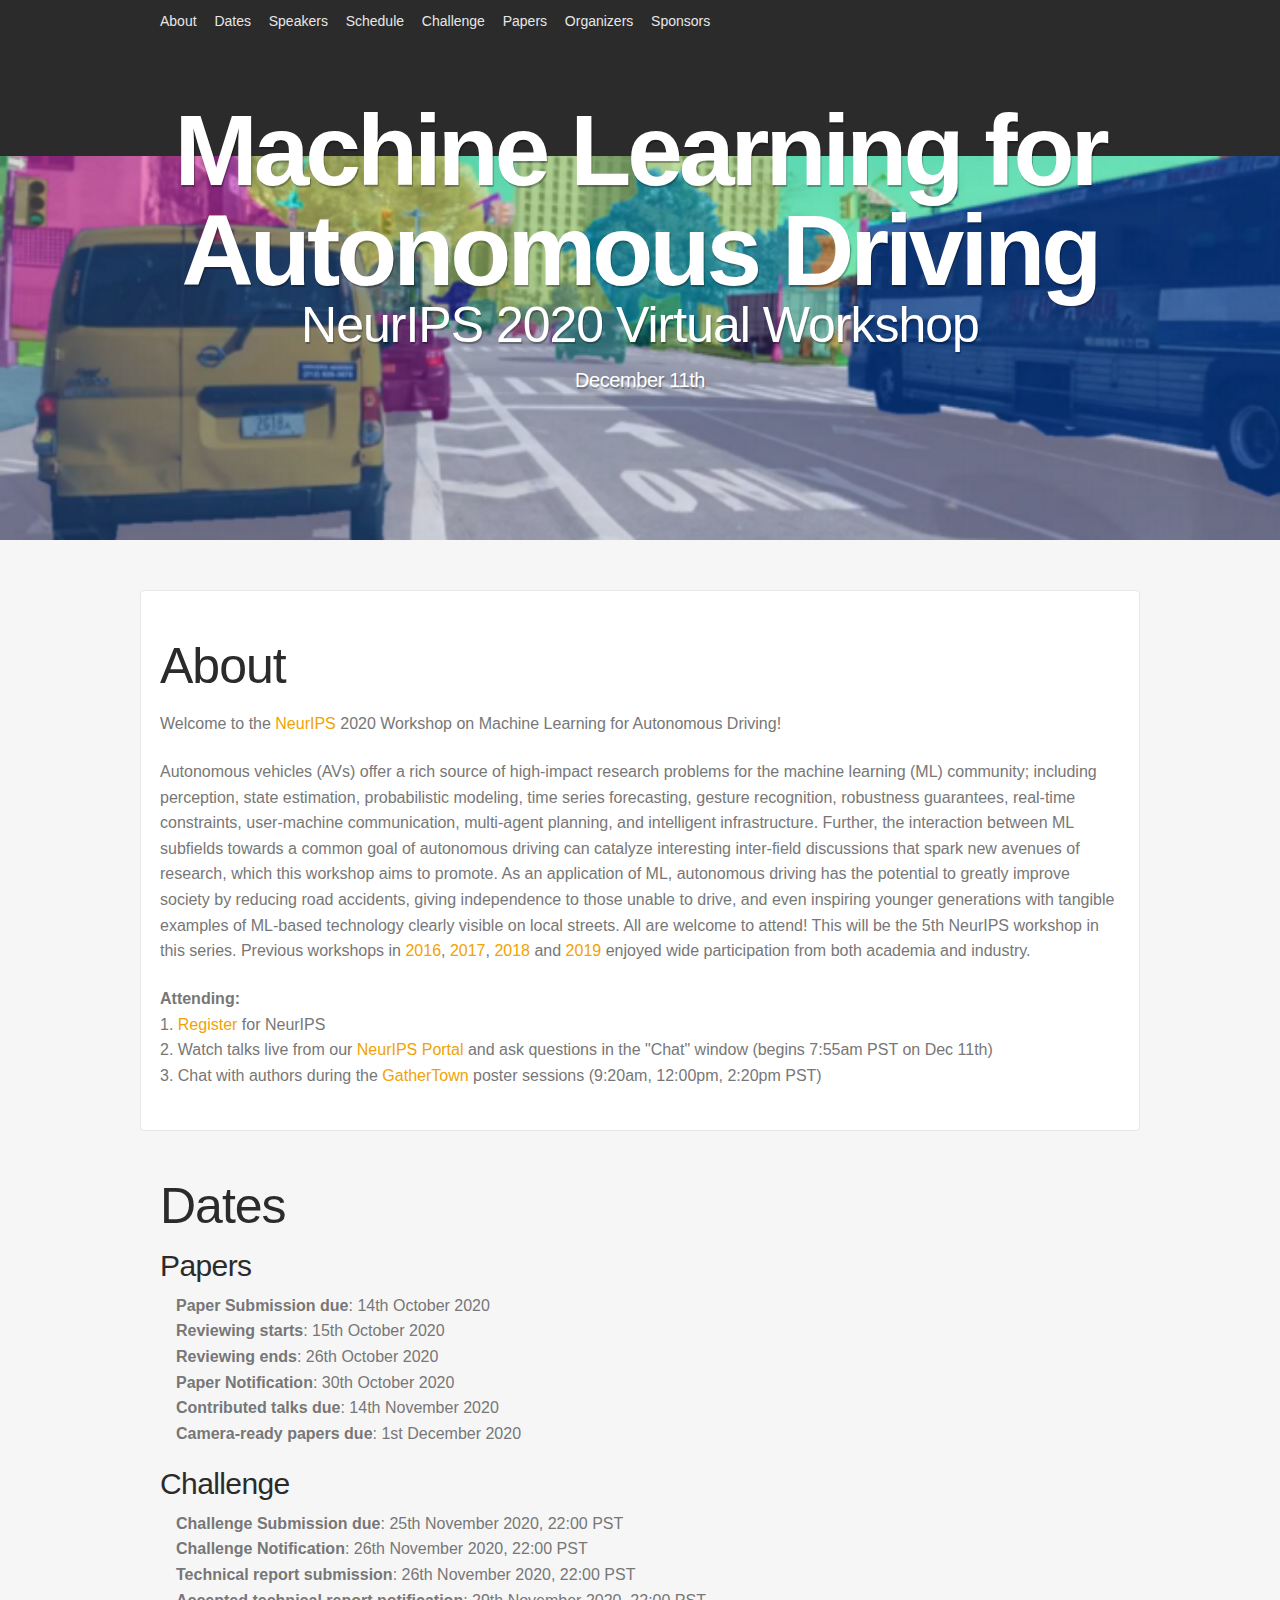
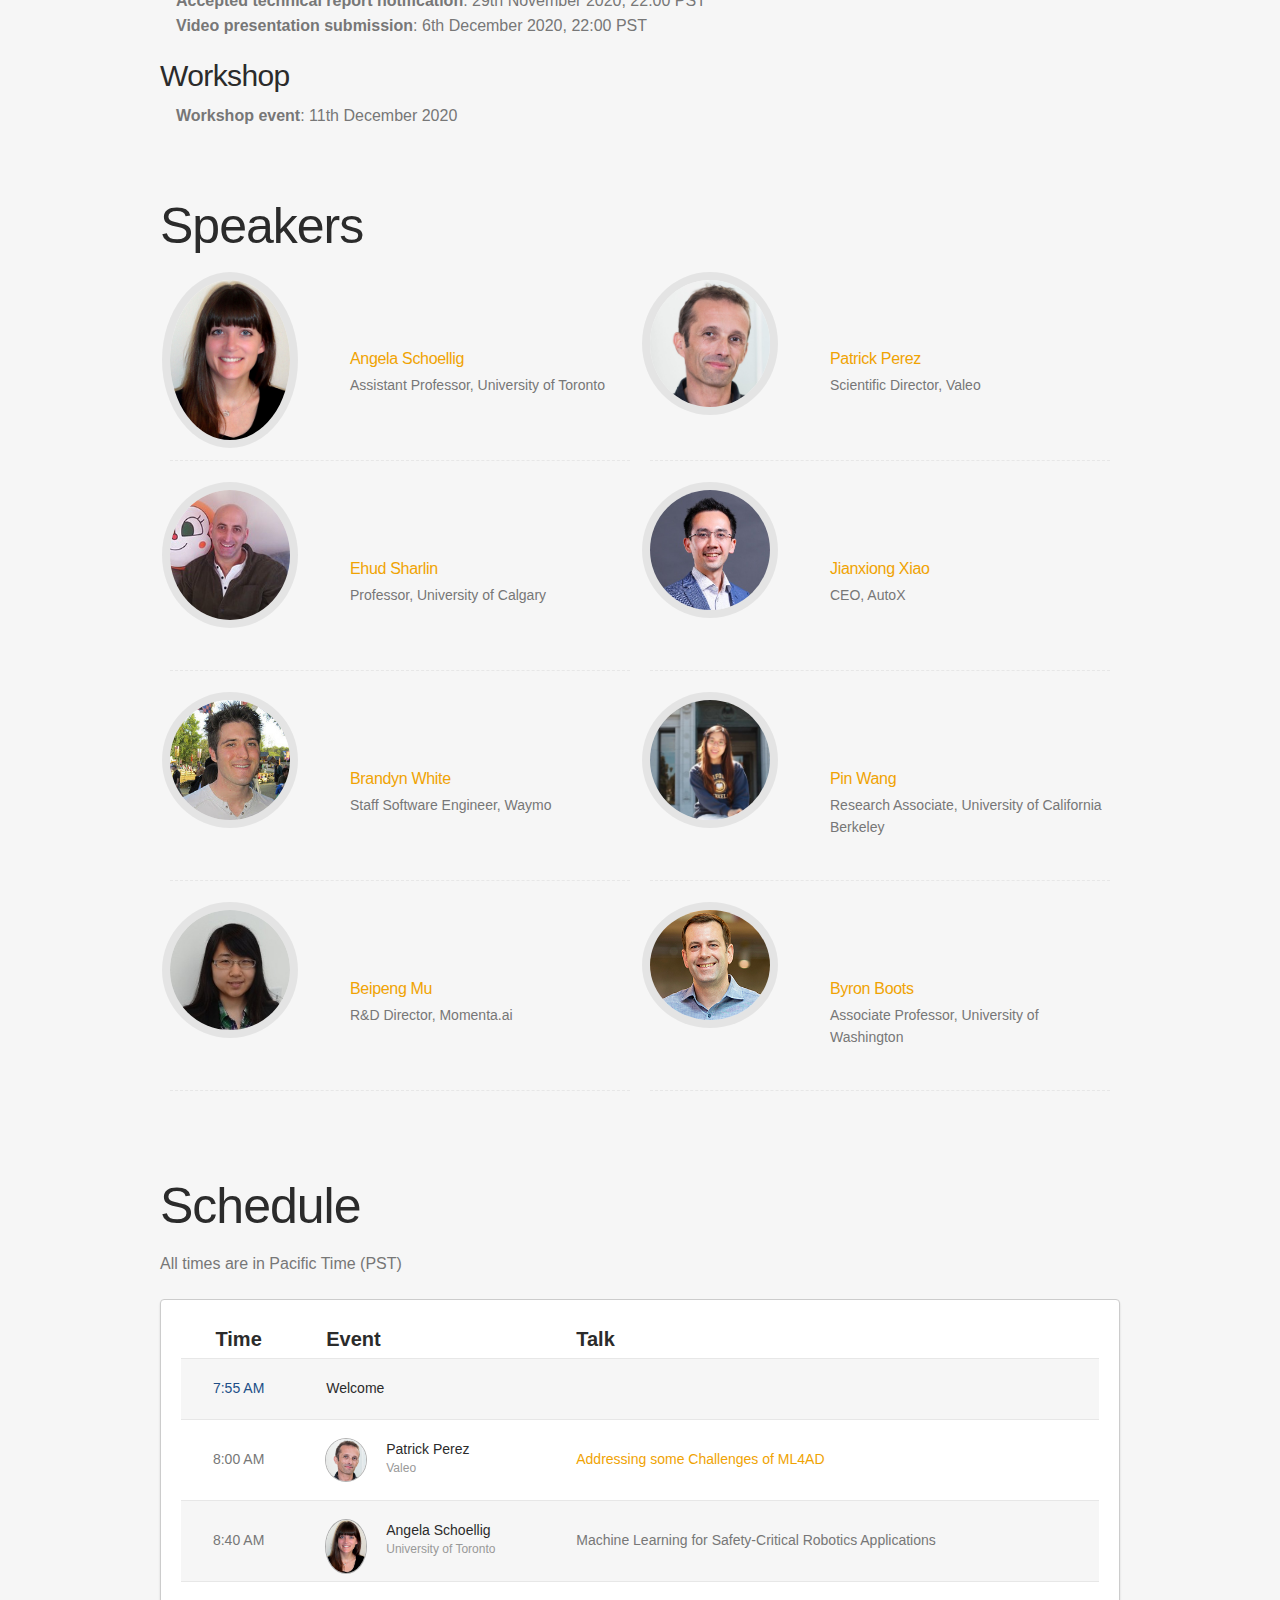
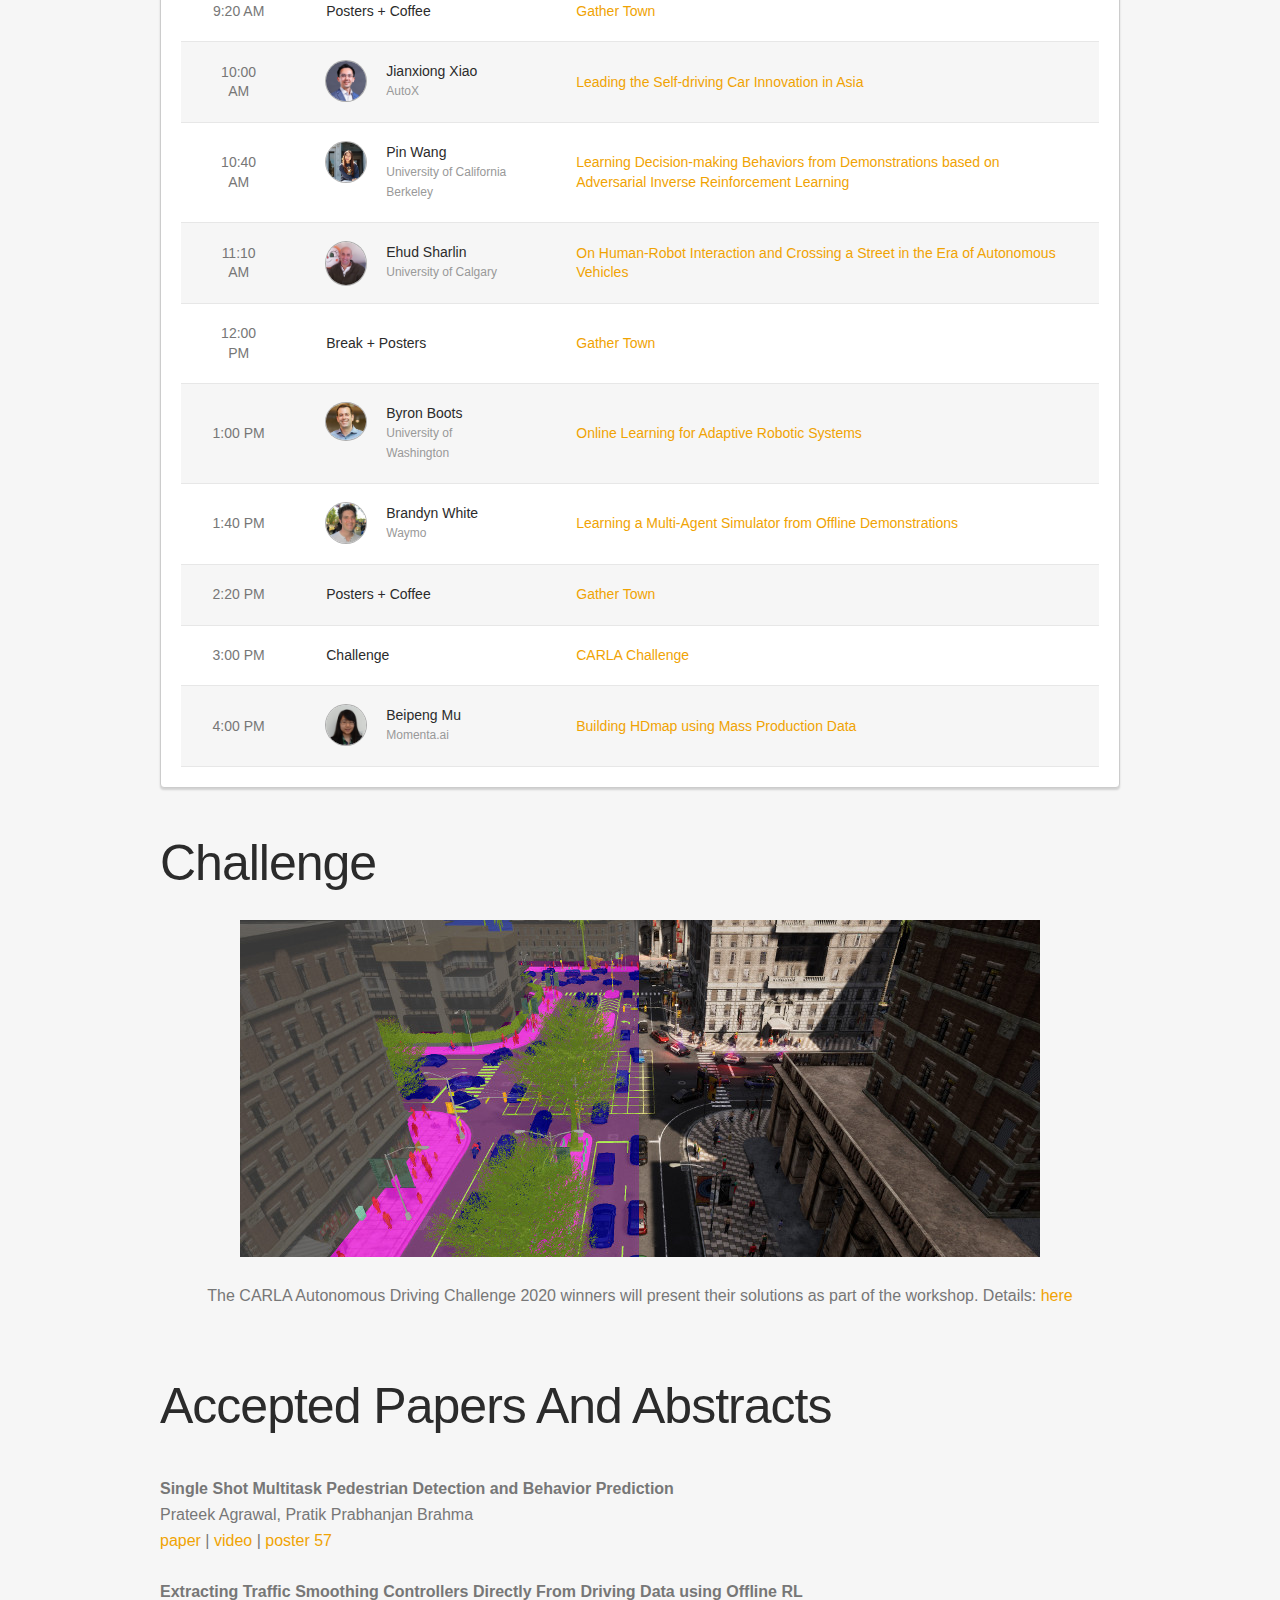
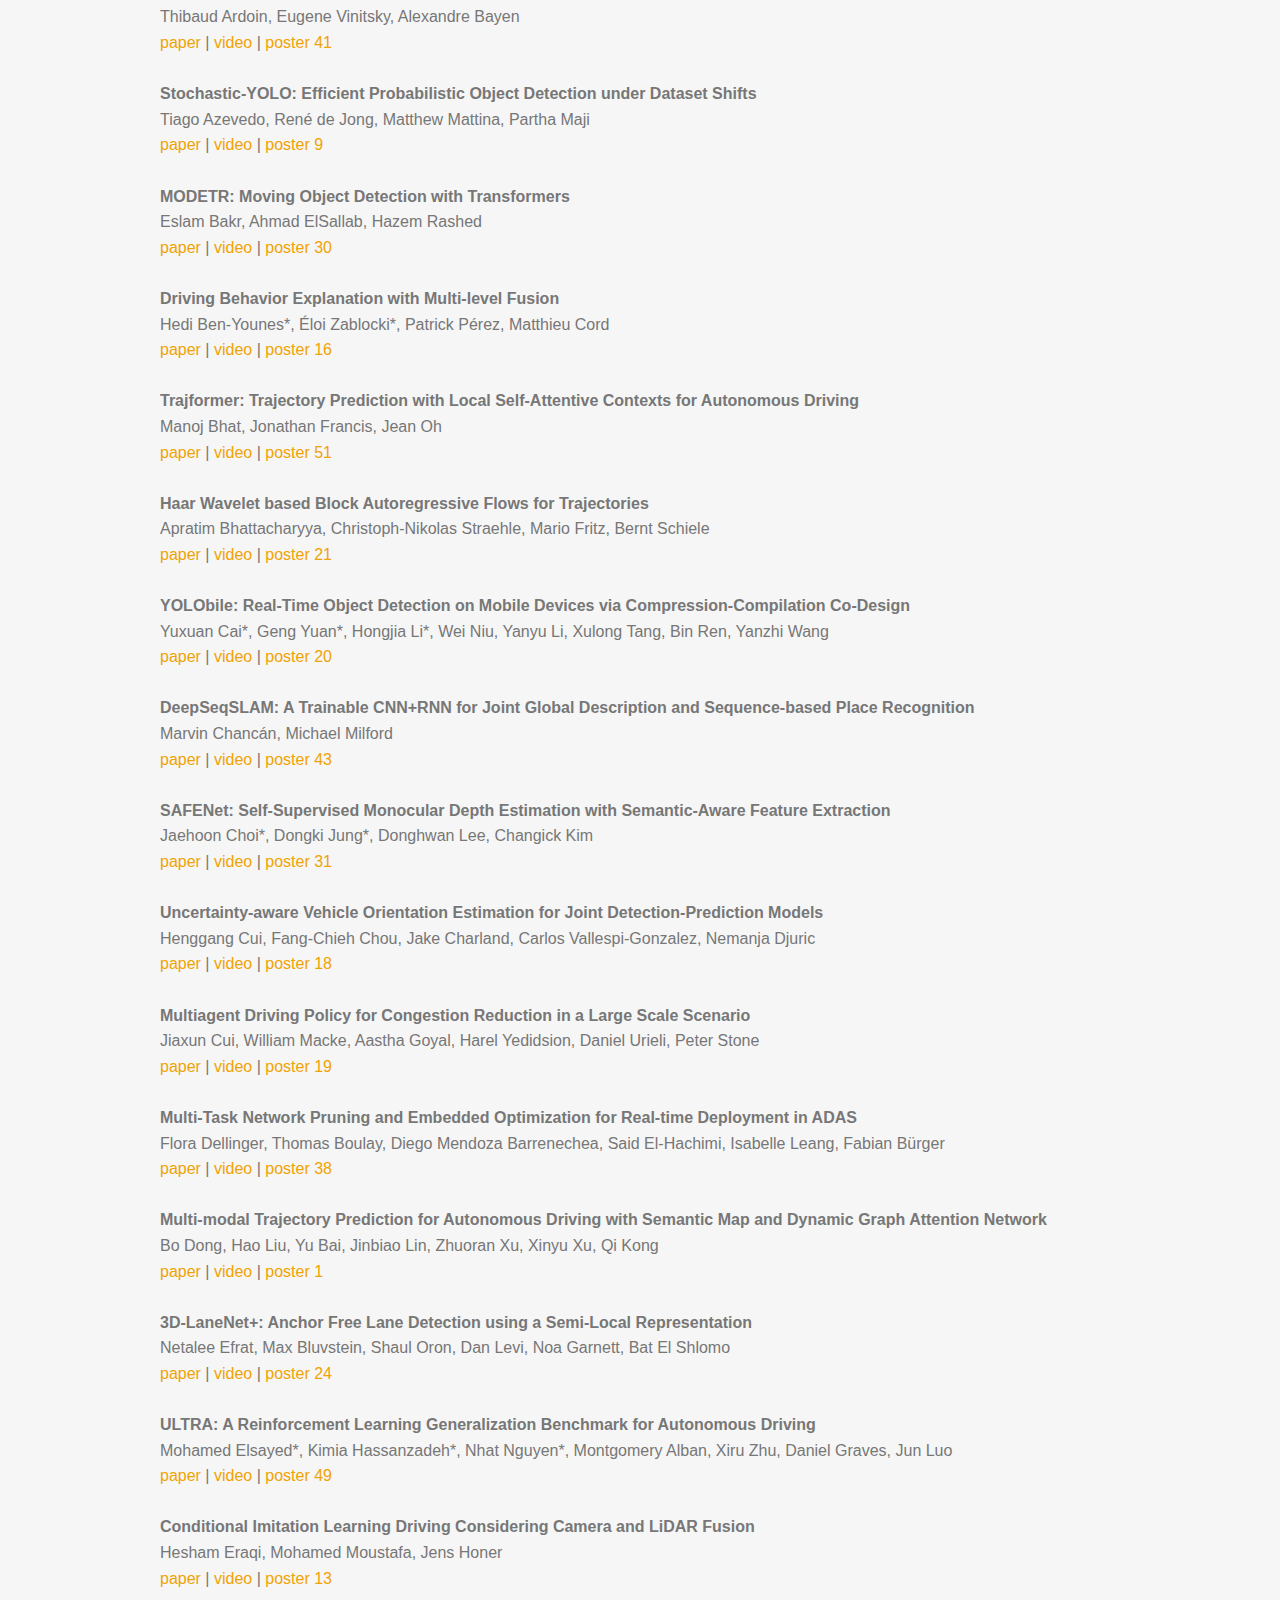
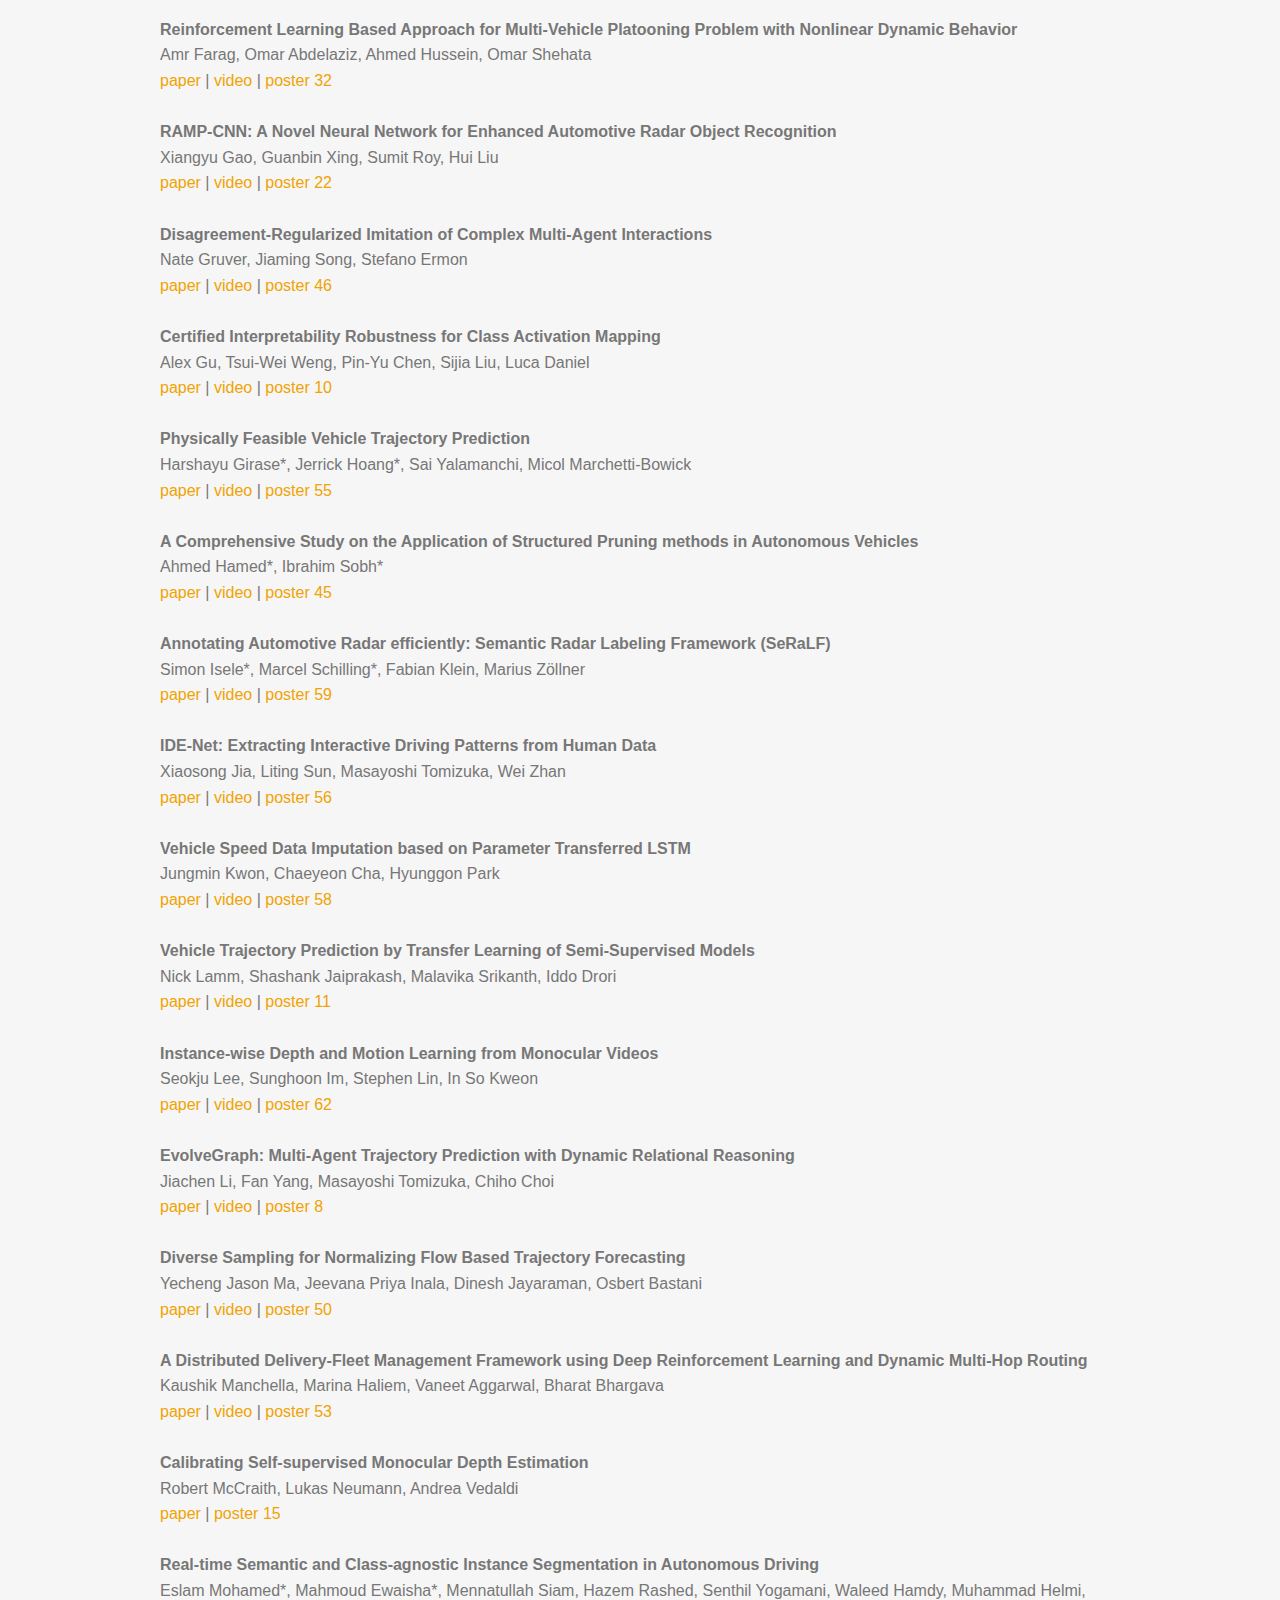
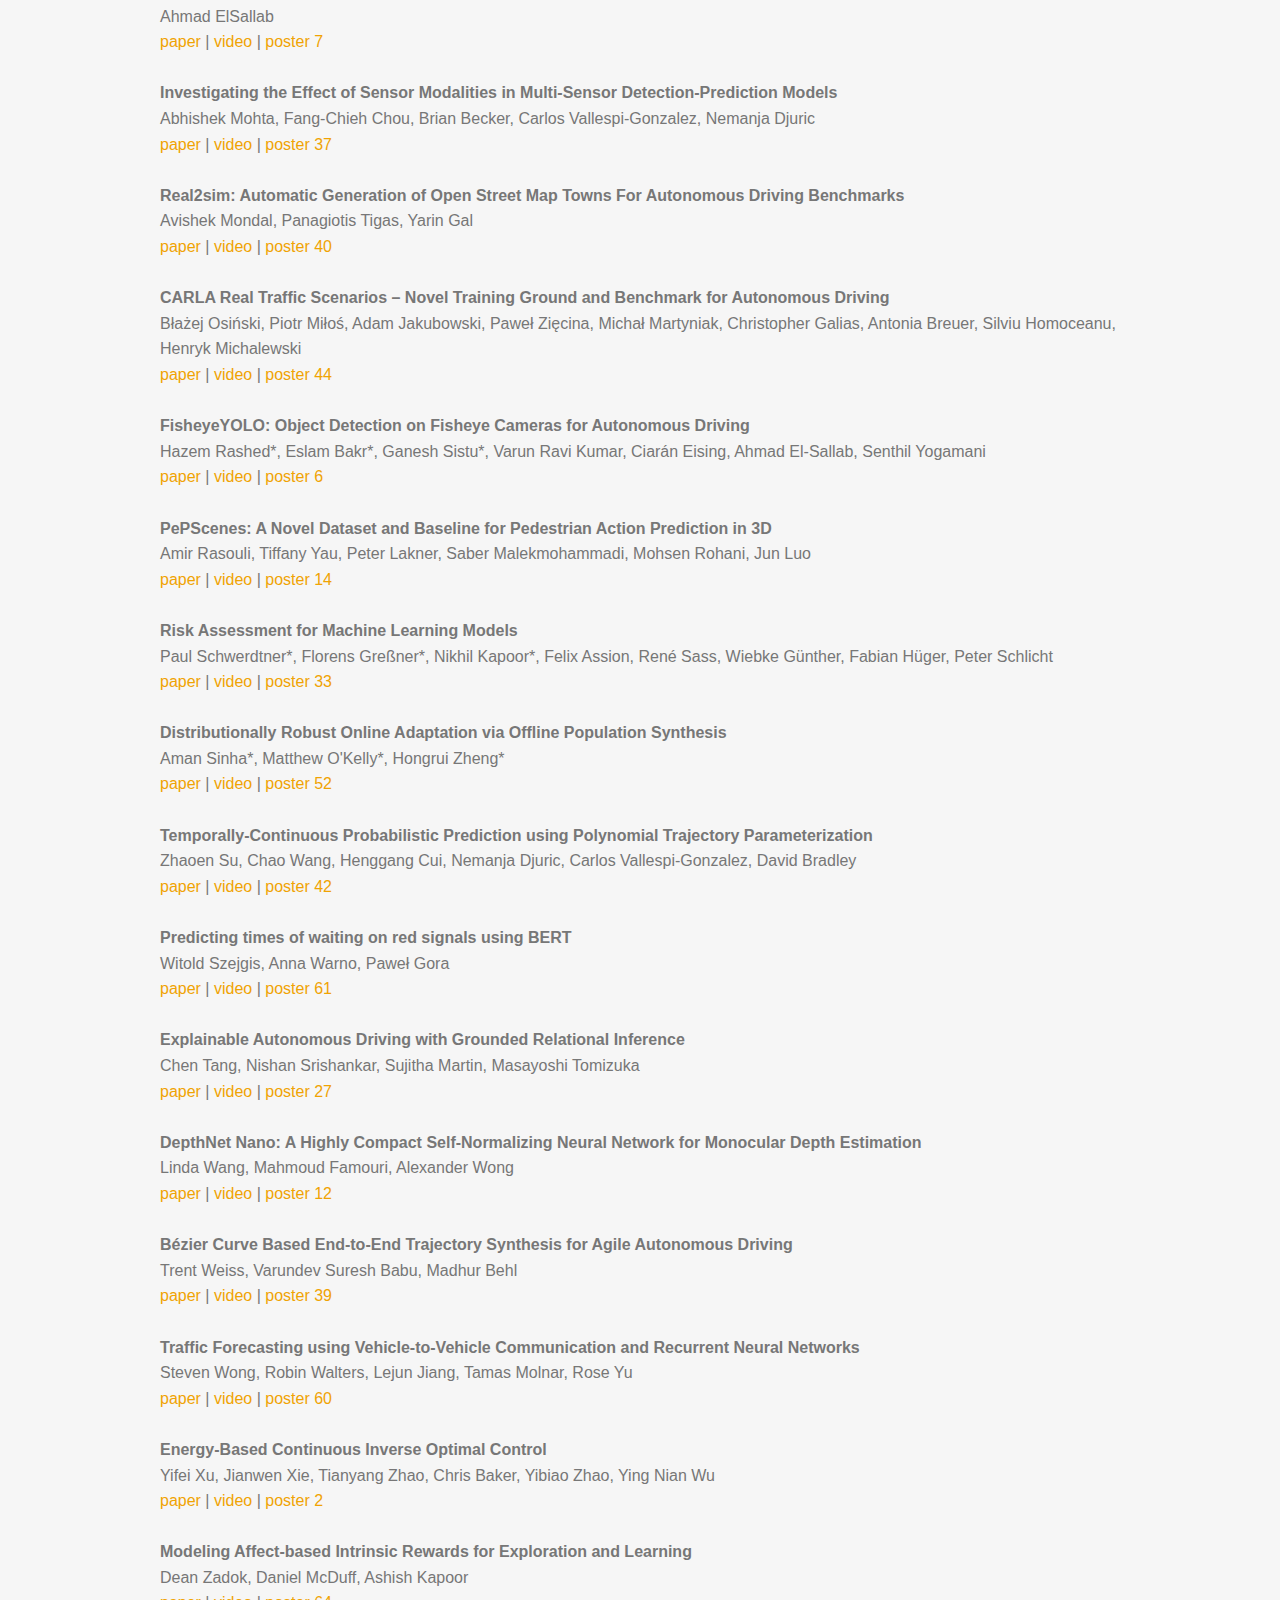
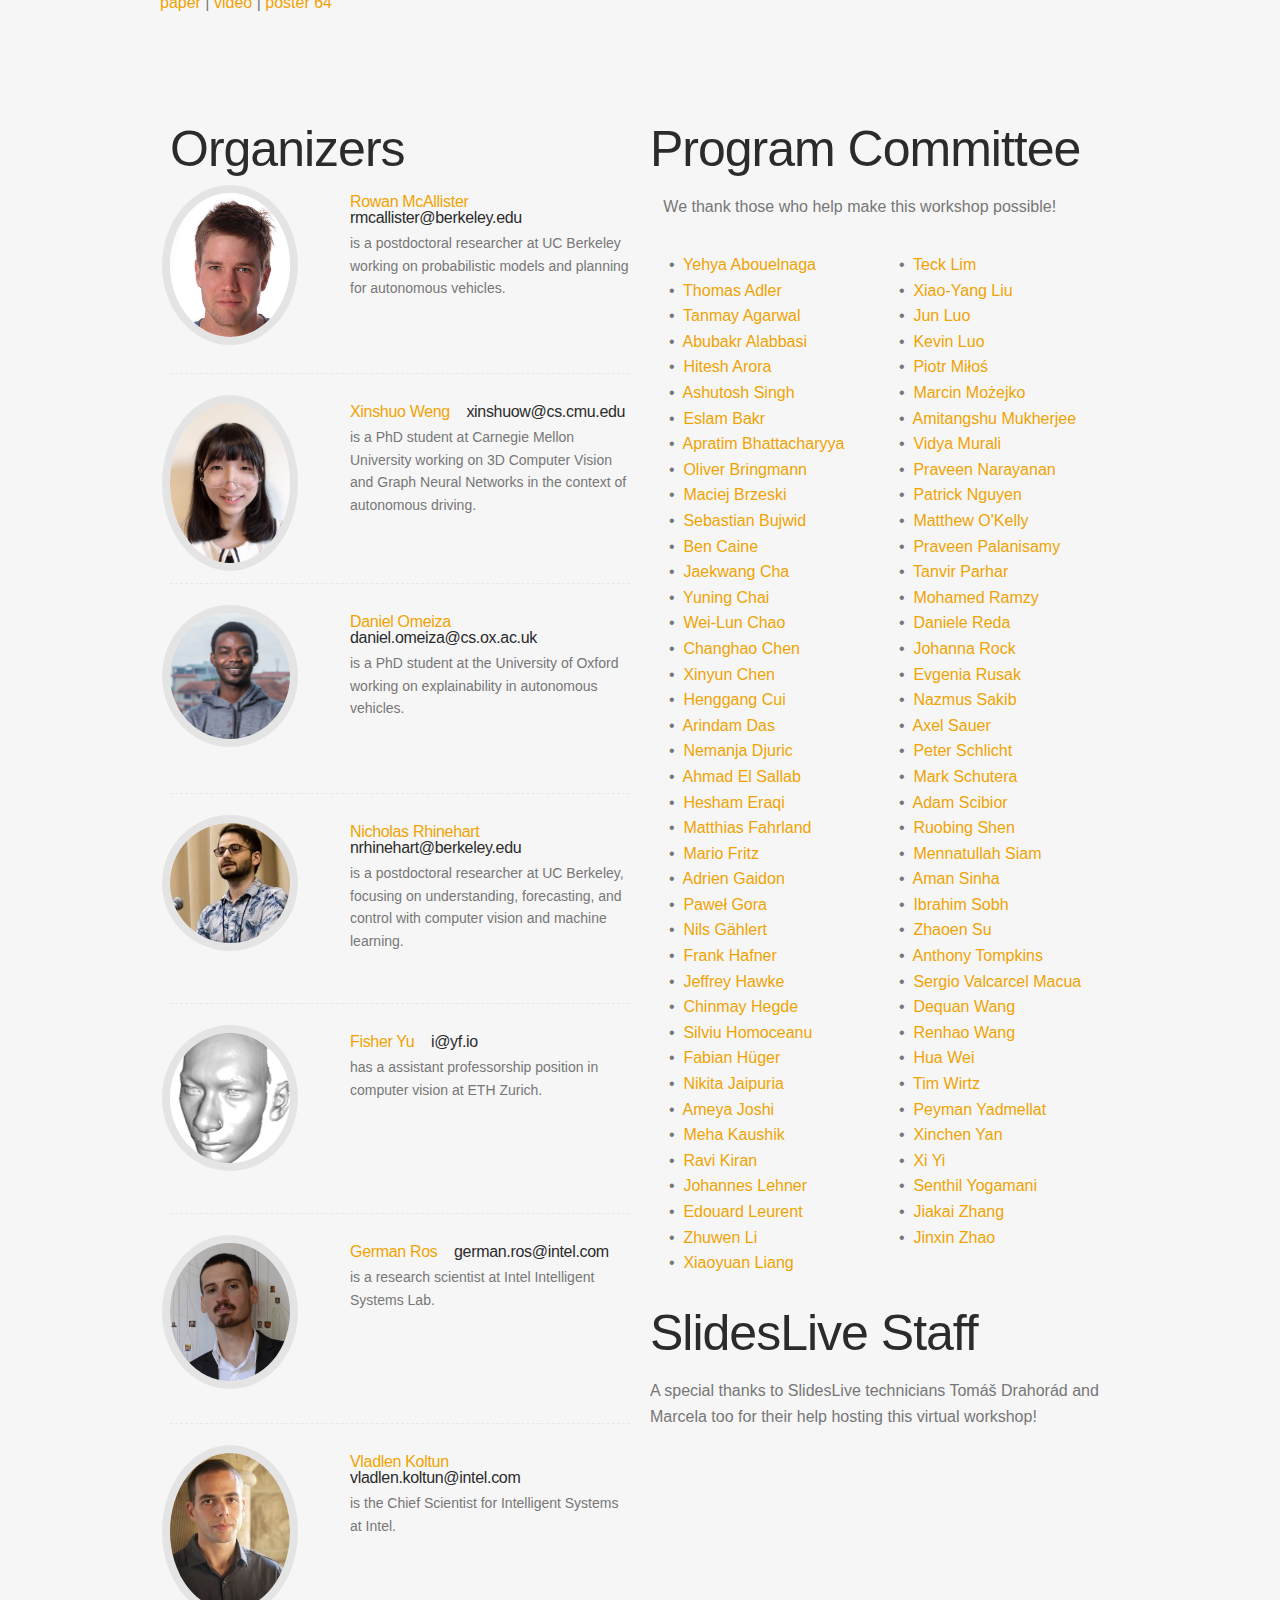
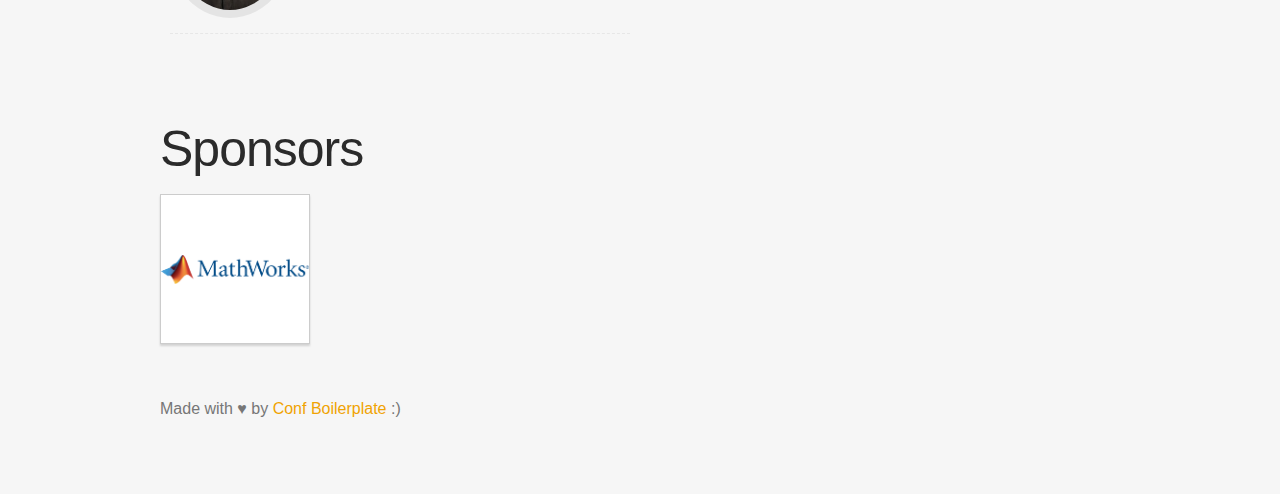
<file: 2020/index.html>
<!doctype html>
<html itemscope itemtype="http://schema.org/Event">
<head>
  <title itemprop="name">Machine Learning for Autonomous Driving</title>

  <meta charset="utf-8">
  <meta name="author" content="Machine Learning for Autonomous Driving" />
  <meta name="description" content="NeurIPS 2020 Virtual Workshop">
  <meta name="viewport" content="width=device-width">
  <meta http-equiv="X-UA-Compatible" content="IE=edge,chrome=1">

  <meta name="generator" content="Hugo 0.55.6" />
  <meta property="og:title" content="Workshop on Machine Learning for Autonomous Driving" />
<meta property="og:description" content="NeurIPS 2020 Virtual Workshop" />
<meta property="og:type" content="website" />
<meta property="og:url" content="https://ml4ad.github.io/" />


  <meta name="twitter:card" content="summary"/>
<meta name="twitter:title" content="Workshop on Machine Learning for Autonomous Driving"/>
<meta name="twitter:description" content="NeurIPS 2020 Virtual Workshop"/>


  <link rel="shortcut icon" href="https://ml4ad.github.io/img/favicon.ico" type="image/x-icon">
  <link rel="apple-touch-icon" href="https://ml4ad.github.io/img/apple-touch-icon.png">

  <link rel="stylesheet" type="text/css" href="https://ml4ad.github.io/css/main.css">

</head>
<body>
  <div class="global">

    <nav id="nav">
  <ul class="wrapper">
    
      <li class="nav-item">
        
        <a href="#about" title="About" class="nav-link">
          About
        </a>
      </li>
    
      <li class="nav-item">
        
        <a href="#dates" title="Dates" class="nav-link">
          Dates
        </a>
      </li>
    
      <li class="nav-item">
        
        <a href="#speakers" title="Speakers" class="nav-link">
          Speakers
        </a>
      </li>
    
      <li class="nav-item">
        
        <a href="#schedule" title="Schedule" class="nav-link">
          Schedule
        </a>
      </li>
    
      <li class="nav-item">
        
        <a href="#challenge" title="Challenge" class="nav-link">
          Challenge
        </a>
      </li>
    
      <li class="nav-item">
        
        <a href="#papers" title="Papers" class="nav-link">
          Papers
        </a>
      </li>
    
      <li class="nav-item">
        
        <a href="#organizers" title="Organizers" class="nav-link">
          Organizers
        </a>
      </li>
    
      <li class="nav-item">
        
        <a href="#sponsors" title="Sponsors" class="nav-link">
          Sponsors
        </a>
      </li>
    
  </ul>
</nav>

<hr>

    

<header class="header">
  <div class="wrapper">
    <h1 class="logo-name">
      <a class="logo-link" href="#" title="Machine Learning for Autonomous Driving" itemprop="name">Machine Learning for Autonomous Driving</a>
    </h1>
    <h2 class="logo-link">NeurIPS 2020 Virtual Workshop</h2>
    <h2 class="tagline">December 11th</h2>
    

    <div class="call-action-area">
      

      

      
    </div>
  </div>
</header>

<hr>


    <div class="content" id="content">
      <div class="wrapper">
        
          <section class="about" id="about">
            <h2 class="section-title">About</h2>

<p>Welcome to the <a href="https://neurips.cc/" target="_blank">NeurIPS</a> 2020 Workshop on Machine Learning for Autonomous Driving!</p>

<p itemprop="description">Autonomous vehicles (AVs) offer a rich source of high-impact research problems for the machine learning (ML) community; including perception, state estimation, probabilistic modeling, time series forecasting, gesture recognition, robustness guarantees, real-time constraints, user-machine communication, multi-agent planning, and intelligent infrastructure. Further, the interaction between ML subfields towards a common goal of autonomous driving can catalyze interesting inter-field discussions that spark new avenues of research, which this workshop aims to promote. As an application of ML, autonomous driving has the potential to greatly improve society by reducing road accidents, giving independence to those unable to drive, and even inspiring younger generations with tangible examples of ML-based technology clearly visible on local streets. All are welcome to attend! This will be the 5th NeurIPS workshop in this series. Previous workshops in <a href="https://sites.google.com/site/nips2016intelligenttrans/" target="_blank">2016</a>, <a href="https://sites.google.com/site/nips2017mlits/" target="_blank">2017</a>, <a href="https://sites.google.com/site/nips2018mlits/" target="_blank">2018</a> and <a href="https://ml4ad.github.io/2019" target="_blank">2019</a> enjoyed wide participation from both academia and industry.</p>

<p>
<b>Attending:</b></br>
1. <a href="https://nips.cc/Register/view-registration" target="_blank">Register</a> for NeurIPS</br>
2. Watch talks live from our <a href="https://neurips.cc/virtual/2020/workshop/16130" target="_blank">NeurIPS Portal</a> and ask questions in the "Chat" window (begins 7:55am PST on Dec 11th)</br>
3. Chat with authors during the <a href="https://gather.town/app/L7GvrCeQkElKAMBc/ml4ad_backup" target="_blank">GatherTown</a> poster sessions (9:20am, 12:00pm, 2:20pm PST)
</p>


          </section>
        
          <section class="dates" id="dates">
            <h2 class="section-title">Dates</h2>

<style> 
hide {
  opacity: 0.0;
}
</style>

<style> 
transparent {
  opacity: 0.5;
}
</style>


<h4>Papers</h4>
<p itemprop="dates-description">


<hide>&rarr;</hide><b>Paper Submission due</b>: 14th October 2020<br>
<hide>&rarr;</hide><b>Reviewing starts</b>: 15th October 2020<br>
<hide>&rarr;</hide><b>Reviewing ends</b>: 26th October 2020<br>
<hide>&rarr;</hide><b>Paper Notification</b>: 30th October 2020<br>
<hide>&rarr;</hide><b>Contributed talks due</b>: 14th November 2020<br>
<hide>&rarr;</hide><b>Camera-ready papers due</b>: 1st December 2020<br>
</p>

<h4>Challenge</h4>
<p itemprop="dates-description">
<hide>&rarr;</hide><b>Challenge Submission due</b>: 25th November 2020, 22:00 PST<br> 
<hide>&rarr;</hide><b>Challenge Notification</b>: 26th November 2020, 22:00 PST<br>
<hide>&rarr;</hide><b>Technical report submission</b>: 26th November 2020, 22:00 PST<br>
<hide>&rarr;</hide><b>Accepted technical report notification</b>: 29th November 2020, 22:00 PST<br>
<hide>&rarr;</hide><b>Video presentation submission</b>: 6th December 2020, 22:00 PST<br>
</p>

<h4>Workshop</h4>
<p itemprop="dates-description">
<hide>&rarr;</hide><b>Workshop event</b>: 11th December 2020<br>
</p>

<script>
  
  
  
  var countDownDate = new Date("Nov 25, 2020 22:00:00 PST").getTime();

  
  var x = setInterval(function() {

    
    var now = new Date().getTime();

    
    var distance = countDownDate - now;

    
    var days = Math.floor(distance / (1000 * 60 * 60 * 24));
    var hours = Math.floor((distance % (1000 * 60 * 60 * 24)) / (1000 * 60 * 60));
    var minutes = Math.floor((distance % (1000 * 60 * 60)) / (1000 * 60));
    var seconds = Math.floor((distance % (1000 * 60)) / 1000);

    
    var countdown = days + "d " + hours + "h " + minutes + "m " + seconds + "s ";

    
    if (distance < 0) {
      clearInterval(x);
      countdown = "(expired)";  
    }

    document.getElementById("countdown").innerHTML = countdown

  }, 1000);
</script>

          </section>
        
          <section class="speakers" id="speakers">
            <h2 class="section-title">Speakers</h2>

<meta name="viewport" content="width=device-width, initial-scale=1">
<style>
* {
  box-sizing: border-box;
}

 
.column {
  float: left;
  width: 50%;
  padding: 10px;
}

</style>

<div class="row">
  <div class="column">
    <ul class="speakers-list">
    
      <li class="speakers-item" itemprop="performer" itemscope itemtype="http://schema.org/Person">
        <span class="speaker-photo">
          <a href="http://www.dynsyslab.org/prof-angela-schoellig/" target="_blank"><img class="photo" src="https://ml4ad.github.io/img/angela.jpg" alt="Angela Schoellig" itemprop="image"></a>
        </span>

        <h3 class="speech-title">
          
           
          
          </br></br>
          
        </h3>

        <h3 class="speakers-name"><a href="http://www.dynsyslab.org/prof-angela-schoellig/" target="_blank" title="Angela Schoellig"> Angela Schoellig </a>
        </h3>
        <p class="speakers-bio">Assistant Professor, University of Toronto</p>
      </li>
    
      <li class="speakers-item" itemprop="performer" itemscope itemtype="http://schema.org/Person">
        <span class="speaker-photo">
          <a href="https://utouch.cpsc.ucalgary.ca/" target="_blank"><img class="photo" src="https://ml4ad.github.io/img/ehud.jpg" alt="Ehud Sharlin" itemprop="image"></a>
        </span>

        <h3 class="speech-title">
          
           
          
          </br></br>
          
        </h3>

        <h3 class="speakers-name"><a href="https://utouch.cpsc.ucalgary.ca/" target="_blank" title="Ehud Sharlin"> Ehud Sharlin </a>
        </h3>
        <p class="speakers-bio">Professor, University of Calgary</p>
      </li>
    
      <li class="speakers-item" itemprop="performer" itemscope itemtype="http://schema.org/Person">
        <span class="speaker-photo">
          <a href="https://www.linkedin.com/in/brandyn-white-696b5031/" target="_blank"><img class="photo" src="https://ml4ad.github.io/img/brandyn.jpeg" alt="Brandyn White" itemprop="image"></a>
        </span>

        <h3 class="speech-title">
          
           
          
          </br></br>
          
        </h3>

        <h3 class="speakers-name"><a href="https://www.linkedin.com/in/brandyn-white-696b5031/" target="_blank" title="Brandyn White"> Brandyn White </a>
        </h3>
        <p class="speakers-bio">Staff Software Engineer, Waymo</p>
      </li>
    
      <li class="speakers-item" itemprop="performer" itemscope itemtype="http://schema.org/Person">
        <span class="speaker-photo">
          <a href="https://www.linkedin.com/in/beipeng-mu-9214ba2b/" target="_blank"><img class="photo" src="https://ml4ad.github.io/img/beipeng.jpeg" alt="Beipeng Mu" itemprop="image"></a>
        </span>

        <h3 class="speech-title">
          
           
          
          </br></br>
          
        </h3>

        <h3 class="speakers-name"><a href="https://www.linkedin.com/in/beipeng-mu-9214ba2b/" target="_blank" title="Beipeng Mu"> Beipeng Mu </a>
        </h3>
        <p class="speakers-bio">R&amp;D Director, Momenta.ai</p>
      </li>
    
    </ul>
  </div>
  <div class="column">
    <ul class="speakers-list">
    
      <li class="speakers-item" itemprop="performer" itemscope itemtype="http://schema.org/Person">
        <span class="speaker-photo">
          <a href="https://ptrckprz.github.io/" target="_blank"><img class="photo" src="https://ml4ad.github.io/img/patrick.jpg" alt="Patrick Perez" itemprop="image"></a>
        </span>

        <h3 class="speech-title">
          
          
          
          </br></br>
          
        </h3>

        <h3 class="speakers-name"><a href="https://ptrckprz.github.io/" target="_blank" title="Patrick Perez"> Patrick Perez </a>
        </h3>
        <p class="speakers-bio">Scientific Director, Valeo</p>
      </li>
    
      <li class="speakers-item" itemprop="performer" itemscope itemtype="http://schema.org/Person">
        <span class="speaker-photo">
          <a href="http://www.jianxiongxiao.com/" target="_blank"><img class="photo" src="https://ml4ad.github.io/img/jianxiong.jpg" alt="Jianxiong Xiao" itemprop="image"></a>
        </span>

        <h3 class="speech-title">
          
          
          
          </br></br>
          
        </h3>

        <h3 class="speakers-name"><a href="http://www.jianxiongxiao.com/" target="_blank" title="Jianxiong Xiao"> Jianxiong Xiao </a>
        </h3>
        <p class="speakers-bio">CEO, AutoX</p>
      </li>
    
      <li class="speakers-item" itemprop="performer" itemscope itemtype="http://schema.org/Person">
        <span class="speaker-photo">
          <a href="https://path.berkeley.edu/pin-wang" target="_blank"><img class="photo" src="https://ml4ad.github.io/img/pin.jpg" alt="Pin Wang" itemprop="image"></a>
        </span>

        <h3 class="speech-title">
          
          
          
          </br></br>
          
        </h3>

        <h3 class="speakers-name"><a href="https://path.berkeley.edu/pin-wang" target="_blank" title="Pin Wang"> Pin Wang </a>
        </h3>
        <p class="speakers-bio">Research Associate, University of California Berkeley</p>
      </li>
    
      <li class="speakers-item" itemprop="performer" itemscope itemtype="http://schema.org/Person">
        <span class="speaker-photo">
          <a href="https://homes.cs.washington.edu/~bboots/" target="_blank"><img class="photo" src="https://ml4ad.github.io/img/byron.png" alt="Byron Boots" itemprop="image"></a>
        </span>

        <h3 class="speech-title">
          
          
          
          </br></br>
          
        </h3>

        <h3 class="speakers-name"><a href="https://homes.cs.washington.edu/~bboots/" target="_blank" title="Byron Boots"> Byron Boots </a>
        </h3>
        <p class="speakers-bio">Associate Professor, University of Washington</p>
      </li>
    
    </ul>
  </div>
</div>

          </section>
        
          <section class="schedule" id="schedule">
            <h2 class="section-title">Schedule</h2>

<p>All times are in Pacific Time (PST)</p>

<div class="schedule-tbl">

  

  <table>
    <thead>
      <tr>
        <th class="schedule-time">Time</th>
        <th class="schedule-slot">Event</th>
        <th class="schedule-description">Talk</th>
      </tr>
    </thead>
    <tbody>
      
        
          <tr class="schedule-other">
            <td class="schedule-time">7:55 AM</td>
            <td class="schedule-slot">Welcome<span class="speakers-company"></span></td>
            
              <td class="schedule-description"></td>
              
          </tr>
        
      
        
          <tr>
            <td class="schedule-time">8:00 AM</td>
            <td class="schedule-slot">
            
              <span class="speaker-photo">
                <img class="photo" src="https://ml4ad.github.io/img/patrick.jpg" alt="Patrick Perez">
              </span>
            

              Patrick Perez
              <span class="speakers-company">Valeo</span>
            </td>
            
              
              <td class="schedule-description"><a href=https://slideslive.com/38938157/addressing-some-challenges-of-ml4ad target="_blank">Addressing some Challenges of ML4AD</a>
            
          </tr>
        
      
        
          <tr>
            <td class="schedule-time">8:40 AM</td>
            <td class="schedule-slot">
            
              <span class="speaker-photo">
                <img class="photo" src="https://ml4ad.github.io/img/angela.jpg" alt="Angela Schoellig">
              </span>
            

              Angela Schoellig
              <span class="speakers-company">University of Toronto</span>
            </td>
            
              <td class="schedule-description">Machine Learning for Safety-Critical Robotics Applications</td>
            
          </tr>
        
      
        
          <tr>
            <td class="schedule-time">9:20 AM</td>
            <td class="schedule-slot">
            

              Posters &#43; Coffee
              <span class="speakers-company"></span>
            </td>
            
              
              <td class="schedule-description"><a href=https://gather.town/app/L7GvrCeQkElKAMBc/ml4ad_backup target="_blank">Gather Town</a>
            
          </tr>
        
      
        
          <tr>
            <td class="schedule-time">10:00 AM</td>
            <td class="schedule-slot">
            
              <span class="speaker-photo">
                <img class="photo" src="https://ml4ad.github.io/img/jianxiong.jpg" alt="Jianxiong Xiao">
              </span>
            

              Jianxiong Xiao
              <span class="speakers-company">AutoX</span>
            </td>
            
              
              <td class="schedule-description"><a href=https://slideslive.com/38938161/leading-the-selfdriving-car-innovation-in-asia target="_blank">Leading the Self-driving Car Innovation in Asia</a>
            
          </tr>
        
      
        
          <tr>
            <td class="schedule-time">10:40 AM</td>
            <td class="schedule-slot">
            
              <span class="speaker-photo">
                <img class="photo" src="https://ml4ad.github.io/img/pin.jpg" alt="Pin Wang">
              </span>
            

              Pin Wang
              <span class="speakers-company">University of California Berkeley</span>
            </td>
            
              
              <td class="schedule-description"><a href=https://slideslive.com/38938162/learning-decisionmaking-behaviors-from-demonstrations-based-on-adversarial-inverse-reinforcement-learning target="_blank">Learning Decision-making Behaviors from Demonstrations based on Adversarial Inverse Reinforcement Learning</a>
            
          </tr>
        
      
        
          <tr>
            <td class="schedule-time">11:10 AM</td>
            <td class="schedule-slot">
            
              <span class="speaker-photo">
                <img class="photo" src="https://ml4ad.github.io/img/ehud.jpg" alt="Ehud Sharlin">
              </span>
            

              Ehud Sharlin
              <span class="speakers-company">University of Calgary </span>
            </td>
            
              
              <td class="schedule-description"><a href=https://slideslive.com/38938163/invited-talk-ehud-sharlin target="_blank">On Human-Robot Interaction and Crossing a Street in the Era of Autonomous Vehicles</a>
            
          </tr>
        
      
        
          <tr>
            <td class="schedule-time">12:00 PM</td>
            <td class="schedule-slot">
            

              Break &#43; Posters
              <span class="speakers-company"></span>
            </td>
            
              
              <td class="schedule-description"><a href=https://gather.town/app/L7GvrCeQkElKAMBc/ml4ad_backup target="_blank">Gather Town</a>
            
          </tr>
        
      
        
          <tr>
            <td class="schedule-time">1:00 PM</td>
            <td class="schedule-slot">
            
              <span class="speaker-photo">
                <img class="photo" src="https://ml4ad.github.io/img/byron.png" alt="Byron Boots">
              </span>
            

              Byron Boots
              <span class="speakers-company">University of Washington</span>
            </td>
            
              
              <td class="schedule-description"><a href=https://slideslive.com/38938154/online-learning-for-adaptive-robotic-systems target="_blank">Online Learning for Adaptive Robotic Systems</a>
            
          </tr>
        
      
        
          <tr>
            <td class="schedule-time">1:40 PM</td>
            <td class="schedule-slot">
            
              <span class="speaker-photo">
                <img class="photo" src="https://ml4ad.github.io/img/brandyn.jpeg" alt="Brandyn White">
              </span>
            

              Brandyn White
              <span class="speakers-company">Waymo</span>
            </td>
            
              
              <td class="schedule-description"><a href=https://slideslive.com/38938155/learning-a-multiagent-simulator-from-offline-demonstrations target="_blank">Learning a Multi-Agent Simulator from Offline Demonstrations</a>
            
          </tr>
        
      
        
          <tr>
            <td class="schedule-time">2:20 PM</td>
            <td class="schedule-slot">
            

              Posters &#43; Coffee
              <span class="speakers-company"></span>
            </td>
            
              
              <td class="schedule-description"><a href=https://gather.town/app/L7GvrCeQkElKAMBc/ml4ad_backup target="_blank">Gather Town</a>
            
          </tr>
        
      
        
          <tr>
            <td class="schedule-time">3:00 PM</td>
            <td class="schedule-slot">
            

              Challenge
              <span class="speakers-company"></span>
            </td>
            
              
              <td class="schedule-description"><a href=https://www.youtube.com/watch?v&#61;xRM9yQUe4d0 target="_blank">CARLA Challenge</a>
            
          </tr>
        
      
        
          <tr>
            <td class="schedule-time">4:00 PM</td>
            <td class="schedule-slot">
            
              <span class="speaker-photo">
                <img class="photo" src="https://ml4ad.github.io/img/beipeng.jpeg" alt="Beipeng Mu">
              </span>
            

              Beipeng Mu
              <span class="speakers-company">Momenta.ai</span>
            </td>
            
              
              <td class="schedule-description"><a href=https://slideslive.com/38938160/building-hdmap-using-mass-production-data target="_blank">Building HDmap using Mass Production Data</a>
            
          </tr>
        
      
    </tbody>
  </table>
</div>



          </section>
        
          <section class="challenge" id="challenge">
            <h2 class="section-title">Challenge</h2>



<br>
<center><p><img src="https://ml4ad.github.io/img/challenge.jpg"><br><br>The CARLA Autonomous Driving Challenge 2020 winners will present their solutions as part of the workshop. Details: 
<a href="https://leaderboard.carla.org/challenge/" target="_blank">here</a></p></center>





          </section>
        
          <section class="papers" id="papers">
            
<h2 class="section-title">Accepted Papers And Abstracts</h2>






<p>
<br>
<b>Single Shot Multitask Pedestrian Detection and Behavior Prediction</b><br>Prateek Agrawal, Pratik Prabhanjan Brahma<br><a href="https://ml4ad.github.io/files/papers2020/Single Shot Multitask Pedestrian Detection and Behavior Prediction.pdf" target="_blank">paper</a> | <a href="https://slideslive.com/38941494/single-shot-multitask-pedestrian-detection-and-behavior-prediction" target="_blank">video</a> | <a href="https://gather.town/app/L7GvrCeQkElKAMBc/ml4ad_backup" target="_blank">poster 57</a><br><br>
<b>Extracting Traffic Smoothing Controllers Directly From Driving Data using Offline RL</b><br>Thibaud Ardoin, Eugene Vinitsky, Alexandre Bayen<br><a href="https://ml4ad.github.io/files/papers2020/Extracting Traffic Smoothing Controllers Directly From Driving Data using Offline RL.pdf" target="_blank">paper</a> | <a href="https://slideslive.com/38941512/extracting-traffic-smoothing-controllers-directly-from-driving-data-using-offline-rl" target="_blank">video</a> | <a href="https://gather.town/app/L7GvrCeQkElKAMBc/ml4ad_backup" target="_blank">poster 41</a><br><br>
<b>Stochastic-YOLO: Efficient Probabilistic Object Detection under Dataset Shifts</b><br>Tiago Azevedo, René de Jong, Matthew Mattina, Partha Maji<br><a href="https://ml4ad.github.io/files/papers2020/Stochastic-YOLO: Efficient Probabilistic Object Detection under Dataset Shifts.pdf" target="_blank">paper</a> | <a href="https://slideslive.com/38941516/stochasticyolo-efficient-probabilistic-object-detection-under-dataset-shifts" target="_blank">video</a> | <a href="https://gather.town/app/L7GvrCeQkElKAMBc/ml4ad_backup" target="_blank">poster 9</a><br><br>
<b>MODETR: Moving Object Detection with Transformers</b><br>Eslam Bakr, Ahmad ElSallab, Hazem Rashed<br><a href="https://ml4ad.github.io/files/papers2020/MODETR: Moving Object Detection with Transformers.pdf" target="_blank">paper</a> | <a href="https://slideslive.com/38941488/modetr-moving-object-detection-with-transformers" target="_blank">video</a> | <a href="https://gather.town/app/L7GvrCeQkElKAMBc/ml4ad_backup" target="_blank">poster 30</a><br><br>
<b>Driving Behavior Explanation with Multi-level Fusion</b><br>Hedi Ben-Younes*, Éloi Zablocki*, Patrick Pérez, Matthieu Cord<br><a href="https://ml4ad.github.io/files/papers2020/Driving Behavior Explanation with Multi-level Fusion.pdf" target="_blank">paper</a> | <a href="https://slideslive.com/38941501/driving-behavior-explanation-with-multilevel-fusion" target="_blank">video</a> | <a href="https://gather.town/app/L7GvrCeQkElKAMBc/ml4ad_backup" target="_blank">poster 16</a><br><br>
<b>Trajformer: Trajectory Prediction with Local Self-Attentive Contexts for Autonomous Driving</b><br>Manoj Bhat, Jonathan Francis, Jean Oh<br><a href="https://ml4ad.github.io/files/papers2020/Trajformer: Trajectory Prediction with Local Self-Attentive Contexts for Autonomous Driving.pdf" target="_blank">paper</a> | <a href="https://slideslive.com/38941527/trajformer-multimodal-agent-trajectory-prediction-with-local-selfattention-contexts" target="_blank">video</a> | <a href="https://gather.town/app/L7GvrCeQkElKAMBc/ml4ad_backup" target="_blank">poster 51</a><br><br>
<b>Haar Wavelet based Block Autoregressive Flows for Trajectories</b><br>Apratim Bhattacharyya, Christoph-Nikolas Straehle, Mario Fritz, Bernt Schiele<br><a href="https://ml4ad.github.io/files/papers2020/Haar Wavelet based Block Autoregressive Flows for Trajectories.pdf" target="_blank">paper</a> | <a href="https://slideslive.com/38941499/haar-wavelet-based-block-autoregressive-flows-for-trajectories" target="_blank">video</a> | <a href="https://gather.town/app/L7GvrCeQkElKAMBc/ml4ad_backup" target="_blank">poster 21</a><br><br>
<b>YOLObile: Real-Time Object Detection on Mobile Devices via Compression-Compilation Co-Design</b><br>Yuxuan Cai*, Geng Yuan*, Hongjia Li*, Wei Niu, Yanyu Li, Xulong Tang, Bin Ren, Yanzhi Wang<br><a href="https://ml4ad.github.io/files/papers2020/YOLObile: Real-Time Object Detection on Mobile Devices via Compression-Compilation Co-Design.pdf" target="_blank">paper</a> | <a href="https://slideslive.com/38941500/yolobile-realtime-object-detection-on-mobile-devices-via-compressioncompilation-codesign" target="_blank">video</a> | <a href="https://gather.town/app/L7GvrCeQkElKAMBc/ml4ad_backup" target="_blank">poster 20</a><br><br>
<b>DeepSeqSLAM: A Trainable CNN+RNN for Joint Global Description and Sequence-based Place Recognition</b><br>Marvin Chancán, Michael Milford<br><a href="https://ml4ad.github.io/files/papers2020/DeepSeqSLAM: A Trainable CNN+RNN for Joint Global Description and Sequence-based Place Recognition.pdf" target="_blank">paper</a> | <a href="https://slideslive.com/38941522/deepseqslam-a-trainable-cnnrnn-for-joint-global-description-and-sequencebased-place-recognition" target="_blank">video</a> | <a href="https://gather.town/app/L7GvrCeQkElKAMBc/ml4ad_backup" target="_blank">poster 43</a><br><br>
<b>SAFENet: Self-Supervised Monocular Depth Estimation with Semantic-Aware Feature Extraction</b><br>Jaehoon Choi*, Dongki Jung*, Donghwan Lee, Changick Kim<br><a href="https://ml4ad.github.io/files/papers2020/SAFENet: Self-Supervised Monocular Depth Estimation with Semantic-Aware Feature Extraction.pdf" target="_blank">paper</a> | <a href="https://slideslive.com/38941487/safenet-selfsupervised-monocular-depth-estimation-with-semanticaware-featur" target="_blank">video</a> | <a href="https://gather.town/app/L7GvrCeQkElKAMBc/ml4ad_backup" target="_blank">poster 31</a><br><br>
<b>Uncertainty-aware Vehicle Orientation Estimation for Joint Detection-Prediction Models</b><br>Henggang Cui, Fang-Chieh Chou, Jake Charland, Carlos Vallespi-Gonzalez, Nemanja Djuric<br><a href="https://ml4ad.github.io/files/papers2020/Uncertainty-aware Vehicle Orientation Estimation for Joint Detection-Prediction Models.pdf" target="_blank">paper</a> | <a href="https://slideslive.com/38941504/uncertaintyaware-vehicle-orientation-estimation-for-joint-detectionprediction-models" target="_blank">video</a> | <a href="https://gather.town/app/L7GvrCeQkElKAMBc/ml4ad_backup" target="_blank">poster 18</a><br><br>
<b>Multiagent Driving Policy for Congestion Reduction in a Large Scale Scenario</b><br>Jiaxun Cui, William Macke, Aastha Goyal, Harel Yedidsion, Daniel Urieli, Peter Stone<br><a href="https://ml4ad.github.io/files/papers2020/Multiagent Driving Policy for Congestion Reduction in a Large Scale Scenario.pdf" target="_blank">paper</a> | <a href="https://slideslive.com/38941493/multiagent-driving-policy-for-congestion-reduction-in-a-large-scale-scenario" target="_blank">video</a> | <a href="https://gather.town/app/L7GvrCeQkElKAMBc/ml4ad_backup" target="_blank">poster 19</a><br><br>
<b>Multi-Task Network Pruning and Embedded Optimization for Real-time Deployment in ADAS</b><br>Flora Dellinger, Thomas Boulay, Diego Mendoza Barrenechea, Said El-Hachimi, Isabelle Leang, Fabian Bürger<br><a href="https://ml4ad.github.io/files/papers2020/Multi-Task Network Pruning and Embedded Optimization for Real-time Deployment in ADAS.pdf" target="_blank">paper</a> | <a href="https://slideslive.com/38941532/multitask-network-pruning-and-embedded-optimization-for-realtime-inference-in-autonomous-driving" target="_blank">video</a> | <a href="https://gather.town/app/L7GvrCeQkElKAMBc/ml4ad_backup" target="_blank">poster 38</a><br><br>
<b>Multi-modal Trajectory Prediction for Autonomous Driving with Semantic Map and Dynamic Graph Attention Network</b><br>Bo Dong, Hao Liu, Yu Bai, Jinbiao Lin, Zhuoran Xu, Xinyu Xu, Qi Kong<br><a href="https://ml4ad.github.io/files/papers2020/Multimodal Trajectory Prediction for Autonomous Driving with Semantic Map and Dynamic Graph Attention Network.pdf" target="_blank">paper</a> | <a href="https://slideslive.com/38941517/multimodal-trajectory-prediction-for-autonomous-driving-with-semantic-map-and-dynamic-graph-attention-network" target="_blank">video</a> | <a href="https://gather.town/app/L7GvrCeQkElKAMBc/ml4ad_backup" target="_blank">poster 1</a><br><br>
<b>3D-LaneNet+: Anchor Free Lane Detection using a Semi-Local Representation</b><br>Netalee Efrat, Max Bluvstein, Shaul Oron, Dan Levi, Noa Garnett, Bat El Shlomo<br><a href="https://ml4ad.github.io/files/papers2020/3D-LaneNet+: Anchor Free Lane Detection using a Semi-Local Representation.pdf" target="_blank">paper</a> | <a href="https://slideslive.com/38941505/paper-24-3dlanenet-anchor-free-lane-detection-using-a-semilocal-representation" target="_blank">video</a> | <a href="https://gather.town/app/L7GvrCeQkElKAMBc/ml4ad_backup" target="_blank">poster 24</a><br><br>
<b>ULTRA: A Reinforcement Learning Generalization Benchmark for Autonomous Driving</b><br>Mohamed Elsayed*, Kimia Hassanzadeh*, Nhat Nguyen*, Montgomery Alban, Xiru Zhu, Daniel Graves, Jun Luo<br><a href="https://ml4ad.github.io/files/papers2020/ULTRA: A reinforcement learning generalization benchmark for autonomous driving.pdf" target="_blank">paper</a> | <a href="https://slideslive.com/38941525/ultra-a-reinforcement-learning-generalization-benchmark-for-autonomous-driving" target="_blank">video</a> | <a href="https://gather.town/app/L7GvrCeQkElKAMBc/ml4ad_backup" target="_blank">poster 49</a><br><br>
<b>Conditional Imitation Learning Driving Considering Camera and LiDAR Fusion</b><br>Hesham Eraqi, Mohamed Moustafa, Jens Honer<br><a href="https://ml4ad.github.io/files/papers2020/Conditional Imitation Learning Driving Considering Camera and LiDAR Fusion.pdf" target="_blank">paper</a> | <a href="https://slideslive.com/38941495/conditional-imitation-learning-driving-considering-camera-and-lidar-fusion" target="_blank">video</a> | <a href="https://gather.town/app/L7GvrCeQkElKAMBc/ml4ad_backup" target="_blank">poster 13</a><br><br>
<b>Reinforcement Learning Based Approach for Multi-Vehicle Platooning Problem with Nonlinear Dynamic Behavior</b><br>Amr Farag, Omar Abdelaziz, Ahmed Hussein, Omar Shehata<br><a href="https://ml4ad.github.io/files/papers2020/Reinforcement Learning Based Approach for Multi-Vehicle Platooning Problem with Nonlinear Dynamic Behavior.pdf" target="_blank">paper</a> | <a href="https://slideslive.com/38941511/reinforcement-learning-based-approach-for-multivehicle-" target="_blank">video</a> | <a href="https://gather.town/app/L7GvrCeQkElKAMBc/ml4ad_backup" target="_blank">poster 32</a><br><br>
<b>RAMP-CNN: A Novel Neural Network for Enhanced Automotive Radar Object Recognition</b><br>Xiangyu Gao, Guanbin Xing, Sumit Roy, Hui Liu<br><a href="https://ml4ad.github.io/files/papers2020/RAMP-CNN: A Novel Neural Network for Enhanced Automotive Radar Object Recognition.pdf" target="_blank">paper</a> | <a href="https://slideslive.com/38941490/rampcnn-a-novel-neural-network-for-enhanced-automotive-radar-object-recognition" target="_blank">video</a> | <a href="https://gather.town/app/L7GvrCeQkElKAMBc/ml4ad_backup" target="_blank">poster 22</a><br><br>
<b>Disagreement-Regularized Imitation of Complex Multi-Agent Interactions</b><br>Nate Gruver, Jiaming Song, Stefano Ermon<br><a href="https://ml4ad.github.io/files/papers2020/Disagreement-Regularized Imitation of Complex Multi-Agent Interactions.pdf" target="_blank">paper</a> | <a href="https://slideslive.com/38941524/disagreementregularized-imitation-of-complex-multiagent-interactions" target="_blank">video</a> | <a href="https://gather.town/app/L7GvrCeQkElKAMBc/ml4ad_backup" target="_blank">poster 46</a><br><br>
<b>Certified Interpretability Robustness for Class Activation Mapping</b><br>Alex Gu, Tsui-Wei Weng, Pin-Yu Chen, Sijia Liu, Luca Daniel<br><a href="https://ml4ad.github.io/files/papers2020/Certified Interpretability Robustness for Class Activation Mapping.pdf" target="_blank">paper</a> | <a href="https://slideslive.com/38941515/certified-interpretability-robustness-for-class-activation-mapping" target="_blank">video</a> | <a href="https://gather.town/app/L7GvrCeQkElKAMBc/ml4ad_backup" target="_blank">poster 10</a><br><br>
<b>Physically Feasible Vehicle Trajectory Prediction</b><br>Harshayu Girase*, Jerrick Hoang*, Sai Yalamanchi, Micol Marchetti-Bowick<br><a href="https://ml4ad.github.io/files/papers2020/Physically Feasible Vehicle Trajectory Prediction.pdf" target="_blank">paper</a> | <a href="https://slideslive.com/38941528/physically-feasible-vehicle-trajectory-prediction" target="_blank">video</a> | <a href="https://gather.town/app/L7GvrCeQkElKAMBc/ml4ad_backup" target="_blank">poster 55</a><br><br>
<b>A Comprehensive Study on the Application of Structured Pruning methods in Autonomous Vehicles</b><br>Ahmed Hamed*, Ibrahim Sobh*<br><a href="https://ml4ad.github.io/files/papers2020/A Comprehensive Study on the Application of Structured Pruning methods in Autonomous Vehicles.pdf" target="_blank">paper</a> | <a href="https://slideslive.com/38941521/a-comprehensive-study-on-the-application-of-structured-pruning-methods-in-autonomous-vehicles" target="_blank">video</a> | <a href="https://gather.town/app/L7GvrCeQkElKAMBc/ml4ad_backup" target="_blank">poster 45</a><br><br>
<b>Annotating Automotive Radar efficiently: Semantic Radar Labeling Framework (SeRaLF)</b><br>Simon Isele*, Marcel Schilling*, Fabian Klein, Marius Zöllner<br><a href="https://ml4ad.github.io/files/papers2020/Annotating Automotive Radar efficiently: Semantic Radar Labeling Framework (SeRaLF).pdf" target="_blank">paper</a> | <a href="https://slideslive.com/38941507/annotating-automotive-radar-efficiently-semantic-radar-labeling-framework-seralf" target="_blank">video</a> | <a href="https://gather.town/app/L7GvrCeQkElKAMBc/ml4ad_backup" target="_blank">poster 59</a><br><br>
<b>IDE-Net: Extracting Interactive Driving Patterns from Human Data</b><br>Xiaosong Jia, Liting  Sun, Masayoshi Tomizuka, Wei Zhan<br><a href="https://ml4ad.github.io/files/papers2020/IDE-Net: Extracting Interactive Driving Patterns from Human Data.pdf" target="_blank">paper</a> | <a href="https://slideslive.com/38941486/idenet-extracting-interactive-driving-patterns-from-human-data" target="_blank">video</a> | <a href="https://gather.town/app/L7GvrCeQkElKAMBc/ml4ad_backup" target="_blank">poster 56</a><br><br>
<b>Vehicle Speed Data Imputation based on Parameter Transferred LSTM</b><br>Jungmin Kwon, Chaeyeon Cha, Hyunggon Park<br><a href="https://ml4ad.github.io/files/papers2020/Vehicle speed data imputation based on parameter transferred LSTM.pdf" target="_blank">paper</a> | <a href="https://slideslive.com/38941497/vehicle-speed-data-imputation-based-on-parameter-transferred-lstm" target="_blank">video</a> | <a href="https://gather.town/app/L7GvrCeQkElKAMBc/ml4ad_backup" target="_blank">poster 58</a><br><br>
<b>Vehicle Trajectory Prediction by Transfer Learning of Semi-Supervised Models</b><br>Nick Lamm, Shashank Jaiprakash, Malavika Srikanth, Iddo Drori<br><a href="https://ml4ad.github.io/files/papers2020/Vehicle Trajectory Prediction by Transfer Learning of Semi-Supervised Models.pdf" target="_blank">paper</a> | <a href="https://slideslive.com/38941509/vehicle-trajectory-prediction-by-transfer-learning-of-semisupervised-models" target="_blank">video</a> | <a href="https://gather.town/app/L7GvrCeQkElKAMBc/ml4ad_backup" target="_blank">poster 11</a><br><br>
<b>Instance-wise Depth and Motion Learning from Monocular Videos</b><br>Seokju Lee, Sunghoon Im, Stephen Lin, In So Kweon<br><a href="https://ml4ad.github.io/files/papers2020/Instance-wise Depth and Motion Learning from Monocular Videos.pdf" target="_blank">paper</a> | <a href="https://slideslive.com/38941496/instancewise-depth-and-motion-learning-from-monocular-videos" target="_blank">video</a> | <a href="https://gather.town/app/L7GvrCeQkElKAMBc/ml4ad_backup" target="_blank">poster 62</a><br><br>
<b>EvolveGraph: Multi-Agent Trajectory Prediction with Dynamic Relational Reasoning</b><br>Jiachen Li, Fan Yang, Masayoshi Tomizuka, Chiho Choi<br><a href="https://ml4ad.github.io/files/papers2020/EvolveGraph: Multi-Agent Trajectory Prediction with Dynamic Relational Reasoning.pdf" target="_blank">paper</a> | <a href="https://slideslive.com/38941510/evolvegraph-multiagent-trajectory-prediction-with-dynamic-relational-reasoning" target="_blank">video</a> | <a href="https://gather.town/app/L7GvrCeQkElKAMBc/ml4ad_backup" target="_blank">poster 8</a><br><br>
<b>Diverse Sampling for Normalizing Flow Based Trajectory Forecasting</b><br>Yecheng Jason Ma, Jeevana Priya Inala, Dinesh Jayaraman, Osbert Bastani<br><a href="https://ml4ad.github.io/files/papers2020/Diverse Sampling for Normalizing Flow Based Trajectory Forecasting.pdf" target="_blank">paper</a> | <a href="https://slideslive.com/38941526/diverse-sampling-for-normalizing-flowbased-trajectory-forecasting" target="_blank">video</a> | <a href="https://gather.town/app/L7GvrCeQkElKAMBc/ml4ad_backup" target="_blank">poster 50</a><br><br>
<b>A Distributed Delivery-Fleet Management Framework using Deep Reinforcement Learning and Dynamic Multi-Hop Routing</b><br>Kaushik Manchella, Marina Haliem, Vaneet Aggarwal, Bharat Bhargava<br><a href="https://ml4ad.github.io/files/papers2020/A Distributed Delivery-Fleet Management Framework using Deep Reinforcement Learning and Dynamic Multi-Hop Routing.pdf" target="_blank">paper</a> | <a href="https://slideslive.com/38941530/paper-53-a-distributed-deliveryfleet-management-framework-using-deep-reinforcement-learning-and-dynamic-multihop-routing" target="_blank">video</a> | <a href="https://gather.town/app/L7GvrCeQkElKAMBc/ml4ad_backup" target="_blank">poster 53</a><br><br>
<b>Calibrating Self-supervised Monocular Depth Estimation</b><br>Robert McCraith, Lukas Neumann, Andrea Vedaldi<br><a href="https://ml4ad.github.io/files/papers2020/Calibrating Self-supervised Monocular Depth Estimation.pdf" target="_blank">paper</a> | <a href="https://gather.town/app/L7GvrCeQkElKAMBc/ml4ad_backup" target="_blank">poster 15</a><br><br>
<b>Real-time Semantic and Class-agnostic Instance Segmentation in Autonomous Driving</b><br>Eslam Mohamed*, Mahmoud Ewaisha*, Mennatullah Siam, Hazem Rashed, Senthil Yogamani, Waleed Hamdy, Muhammad Helmi, Ahmad ElSallab<br><a href="https://ml4ad.github.io/files/papers2020/Real-time Semantic and Class-agnostic Instance Segmentation in Autonomous Driving.pdf" target="_blank">paper</a> | <a href="https://slideslive.com/38941513/realtime-semantic-and-classagnostic-instance-segmentation-in-autonomous-driving" target="_blank">video</a> | <a href="https://gather.town/app/L7GvrCeQkElKAMBc/ml4ad_backup" target="_blank">poster 7</a><br><br>
<b>Investigating the Effect of Sensor Modalities in Multi-Sensor Detection-Prediction Models</b><br>Abhishek Mohta, Fang-Chieh Chou, Brian  Becker, Carlos Vallespi-Gonzalez, Nemanja Djuric<br><a href="https://ml4ad.github.io/files/papers2020/Investigating the Effect of Sensor Modalities in Multi-Sensor Detection-Prediction Models.pdf" target="_blank">paper</a> | <a href="https://slideslive.com/38941518/investigating-the-effect-of-sensor-modalities-in-multisensor-detectionprediction-models" target="_blank">video</a> | <a href="https://gather.town/app/L7GvrCeQkElKAMBc/ml4ad_backup" target="_blank">poster 37</a><br><br>
<b>Real2sim: Automatic Generation of Open Street Map Towns For Autonomous Driving Benchmarks</b><br>Avishek Mondal, Panagiotis Tigas, Yarin Gal<br><a href="https://ml4ad.github.io/files/papers2020/Real2sim: Automatic Generation of Open Street Map Towns For Autonomous Driving Benchmarks.pdf" target="_blank">paper</a> | <a href="https://slideslive.com/38941519/real2sim-automatic-generation-of-open-street-map-towns-for-autonomous-driving-benchmarks" target="_blank">video</a> | <a href="https://gather.town/app/L7GvrCeQkElKAMBc/ml4ad_backup" target="_blank">poster 40</a><br><br>
<b>CARLA Real Traffic Scenarios – Novel Training Ground and Benchmark for Autonomous Driving </b><br>Błażej Osiński, Piotr Miłoś, Adam Jakubowski, Paweł Zięcina, Michał Martyniak, Christopher Galias, Antonia Breuer, Silviu Homoceanu, Henryk Michalewski<br><a href="https://ml4ad.github.io/files/papers2020/CARLA Real Traffic Scenarios – novel training ground and benchmark for autonomous driving.pdf" target="_blank">paper</a> | <a href="https://slideslive.com/38941523/carla-real-traffic-scenarios-novel-tr" target="_blank">video</a> | <a href="https://gather.town/app/L7GvrCeQkElKAMBc/ml4ad_backup" target="_blank">poster 44</a><br><br>
<b>FisheyeYOLO: Object Detection on Fisheye Cameras for Autonomous Driving</b><br>Hazem Rashed*, Eslam Bakr*, Ganesh Sistu*, Varun Ravi Kumar, Ciarán Eising, Ahmad El-Sallab, Senthil Yogamani<br><a href="https://ml4ad.github.io/files/papers2020/FisheyeYOLO: Object Detection on Fisheye Cameras for Autonomous Driving.pdf" target="_blank">paper</a> | <a href="https://slideslive.com/38941502/fisheyeyolo-object-detection-on-fisheye-cameras-for-autonomous-driving" target="_blank">video</a> | <a href="https://gather.town/app/L7GvrCeQkElKAMBc/ml4ad_backup" target="_blank">poster 6</a><br><br>
<b>PePScenes: A Novel Dataset and Baseline for Pedestrian Action Prediction in 3D</b><br>Amir Rasouli, Tiffany Yau, Peter Lakner, Saber Malekmohammadi, Mohsen Rohani, Jun Luo<br><a href="https://ml4ad.github.io/files/papers2020/PePScenes: A Novel Dataset and Baseline for Pedestrian Action Prediction in 3D.pdf" target="_blank">paper</a> | <a href="https://slideslive.com/38941503/pepscenes-a-novel-dataset-and-baseline-for-pedestrian-action-prediction-in-3d" target="_blank">video</a> | <a href="https://gather.town/app/L7GvrCeQkElKAMBc/ml4ad_backup" target="_blank">poster 14</a><br><br>
<b>Risk Assessment for Machine Learning Models</b><br>Paul Schwerdtner*, Florens Greßner*, Nikhil Kapoor*, Felix Assion, René Sass, Wiebke Günther, Fabian Hüger, Peter Schlicht<br><a href="https://ml4ad.github.io/files/papers2020/Risk Assessment for Machine Learning Models.pdf" target="_blank">paper</a> | <a href="https://slideslive.com/38941531/risk-assessment-for-machine-learning-models" target="_blank">video</a> | <a href="https://gather.town/app/L7GvrCeQkElKAMBc/ml4ad_backup" target="_blank">poster 33</a><br><br>
<b>Distributionally Robust Online Adaptation via Offline Population Synthesis</b><br>Aman Sinha*, Matthew O'Kelly*, Hongrui Zheng*<br><a href="https://ml4ad.github.io/files/papers2020/Distributionally Robust Online Adaptation via Offline Population Synthesis.pdf" target="_blank">paper</a> | <a href="https://slideslive.com/38941529/distributionally-robust-online-adaptation-via-offline-population-synthesis" target="_blank">video</a> | <a href="https://gather.town/app/L7GvrCeQkElKAMBc/ml4ad_backup" target="_blank">poster 52</a><br><br>
<b>Temporally-Continuous Probabilistic Prediction using Polynomial Trajectory Parameterization</b><br>Zhaoen Su, Chao Wang, Henggang Cui, Nemanja Djuric, Carlos Vallespi-Gonzalez, David Bradley<br><a href="https://ml4ad.github.io/files/papers2020/Temporally-Continuous Probabilistic Prediction using Polynomial Trajectory Parameterization.pdf" target="_blank">paper</a> | <a href="https://slideslive.com/38941520/temporallycontinuous-probabilistic-prediction-using-polynomial-trajectory-parameterization" target="_blank">video</a> | <a href="https://gather.town/app/L7GvrCeQkElKAMBc/ml4ad_backup" target="_blank">poster 42</a><br><br>
<b>Predicting times of waiting on red signals using BERT</b><br>Witold Szejgis, Anna Warno, Paweł Gora<br><a href="https://ml4ad.github.io/files/papers2020/Predicting times of waiting on red signals using BERT.pdf" target="_blank">paper</a> | <a href="https://slideslive.com/38941492/predicting-times-of-waiting-on-red-signals-using-bert" target="_blank">video</a> | <a href="https://gather.town/app/L7GvrCeQkElKAMBc/ml4ad_backup" target="_blank">poster 61</a><br><br>
<b>Explainable Autonomous Driving with Grounded Relational Inference</b><br>Chen Tang, Nishan Srishankar, Sujitha Martin, Masayoshi Tomizuka<br><a href="https://ml4ad.github.io/files/papers2020/Explainable Autonomous Driving with Grounded Relational Inference.pdf" target="_blank">paper</a> | <a href="https://slideslive.com/38941508/explainable-autonomous-driving-with-grounded-relational-inference" target="_blank">video</a> | <a href="https://gather.town/app/L7GvrCeQkElKAMBc/ml4ad_backup" target="_blank">poster 27</a><br><br>
<b>DepthNet Nano: A Highly Compact Self-Normalizing Neural Network for Monocular Depth Estimation</b><br>Linda Wang, Mahmoud Famouri, Alexander Wong<br><a href="https://ml4ad.github.io/files/papers2020/DepthNet Nano: A Highly Compact Self-Normalizing Neural Network for Monocular Depth Estimation.pdf" target="_blank">paper</a> | <a href="https://slideslive.com/38941506/depthnet-nano-a-highly-compact-selfnormalizing-neural-network-for-monocular-depth-estimation" target="_blank">video</a> | <a href="https://gather.town/app/L7GvrCeQkElKAMBc/ml4ad_backup" target="_blank">poster 12</a><br><br>
<b>Bézier Curve Based End-to-End Trajectory Synthesis for Agile Autonomous Driving</b><br>Trent Weiss, Varundev Suresh Babu, Madhur Behl<br><a href="https://ml4ad.github.io/files/papers2020/Bézier Curve Based End-to-End Trajectory Synthesis for Agile Autonomous Driving.pdf" target="_blank">paper</a> | <a href="https://slideslive.com/38941533/bezier-curve-based-endtoend-trajectory-synthesis-for-agile-autonomous-driving" target="_blank">video</a> | <a href="https://gather.town/app/L7GvrCeQkElKAMBc/ml4ad_backup" target="_blank">poster 39</a><br><br>
<b>Traffic Forecasting using Vehicle-to-Vehicle Communication and Recurrent Neural Networks</b><br>Steven Wong, Robin Walters, Lejun Jiang, Tamas Molnar, Rose Yu<br><a href="https://ml4ad.github.io/files/papers2020/Traffic Forecasting using Vehicle-to-Vehicle Communication and Recurrent Neural Networks.pdf" target="_blank">paper</a> | <a href="https://slideslive.com/38941489/hybrid-physicsdeep-learning-methods-for-traffic-forecasting-using-vehicletovehicle-communication" target="_blank">video</a> | <a href="https://gather.town/app/L7GvrCeQkElKAMBc/ml4ad_backup" target="_blank">poster 60</a><br><br>
<b>Energy-Based Continuous Inverse Optimal Control</b><br>Yifei Xu, Jianwen Xie, Tianyang Zhao, Chris Baker, Yibiao Zhao, Ying Nian Wu<br><a href="https://ml4ad.github.io/files/papers2020/Energy-Based Continuous Inverse Optimal Control.pdf" target="_blank">paper</a> | <a href="https://slideslive.com/38941514/energybased-continuous-inverse-optimal-control" target="_blank">video</a> | <a href="https://gather.town/app/L7GvrCeQkElKAMBc/ml4ad_backup" target="_blank">poster 2</a><br><br>
<b>Modeling Affect-based Intrinsic Rewards for Exploration and Learning</b><br>Dean Zadok, Daniel McDuff, Ashish Kapoor<br><a href="https://ml4ad.github.io/files/papers2020/Modeling Affect-based Intrinsic Rewards for Exploration and Learning.pdf" target="_blank">paper</a> | <a href="https://slideslive.com/38941498/modeling-affectbased-intrinsic-rewards-for-exploration-and-learning" target="_blank">video</a> | <a href="https://gather.town/app/L7GvrCeQkElKAMBc/ml4ad_backup" target="_blank">poster 64</a><br><br>
</p>



          </section>
        
          <section class="organizers" id="organizers">
            <div class="row">
<div class="column">
<h2 class="section-title">Organizers</h2>
<ul class="organizers-list">

  <li class="organizers-item" itemprop="performer" itemscope itemtype="http://schema.org/Person">
    <span class="organizer-photo">
      <a href="http://rowanmcallister.com" target="_blank"><img class="photo" src="https://ml4ad.github.io/img/rowan2.jpg" alt="Rowan McAllister" itemprop="image"></a>
    </span>

    <h3 class="organizers-name"><a href="http://rowanmcallister.com" target="_blank" title="Rowan McAllister"> Rowan McAllister </a>
    &nbsp;&nbsp; rmcallister@berkeley.edu
    </h3>
    <p class="organizers-bio">is a postdoctoral researcher at UC Berkeley working on probabilistic models and planning for autonomous vehicles.</p>
  </li>

  <li class="organizers-item" itemprop="performer" itemscope itemtype="http://schema.org/Person">
    <span class="organizer-photo">
      <a href="http://www.xinshuoweng.com/index.html" target="_blank"><img class="photo" src="https://ml4ad.github.io/img/xinshuo.jpg" alt="Xinshuo Weng" itemprop="image"></a>
    </span>

    <h3 class="organizers-name"><a href="http://www.xinshuoweng.com/index.html" target="_blank" title="Xinshuo Weng"> Xinshuo Weng </a>
    &nbsp;&nbsp; xinshuow@cs.cmu.edu
    </h3>
    <p class="organizers-bio">is a PhD student at Carnegie Mellon University working on 3D Computer Vision and Graph Neural Networks in the context of autonomous driving.</p>
  </li>

  <li class="organizers-item" itemprop="performer" itemscope itemtype="http://schema.org/Person">
    <span class="organizer-photo">
      <a href="https://danielomeiza.github.io/" target="_blank"><img class="photo" src="https://ml4ad.github.io/img/daniel.jpg" alt="Daniel Omeiza" itemprop="image"></a>
    </span>

    <h3 class="organizers-name"><a href="https://danielomeiza.github.io/" target="_blank" title="Daniel Omeiza"> Daniel Omeiza </a>
    &nbsp;&nbsp; daniel.omeiza@cs.ox.ac.uk
    </h3>
    <p class="organizers-bio">is a PhD student at the University of Oxford working on explainability in autonomous vehicles.</p>
  </li>

  <li class="organizers-item" itemprop="performer" itemscope itemtype="http://schema.org/Person">
    <span class="organizer-photo">
      <a href="https://people.eecs.berkeley.edu/~nrhinehart/" target="_blank"><img class="photo" src="https://ml4ad.github.io/img/nick.jpg" alt="Nicholas Rhinehart" itemprop="image"></a>
    </span>

    <h3 class="organizers-name"><a href="https://people.eecs.berkeley.edu/~nrhinehart/" target="_blank" title="Nicholas Rhinehart"> Nicholas Rhinehart </a>
    &nbsp;&nbsp; nrhinehart@berkeley.edu
    </h3>
    <p class="organizers-bio">is a postdoctoral researcher at UC Berkeley, focusing on understanding, forecasting, and control with computer vision and machine learning.</p>
  </li>

  <li class="organizers-item" itemprop="performer" itemscope itemtype="http://schema.org/Person">
    <span class="organizer-photo">
      <a href="https://www.yf.io/" target="_blank"><img class="photo" src="https://ml4ad.github.io/img/fisher.png" alt="Fisher Yu" itemprop="image"></a>
    </span>

    <h3 class="organizers-name"><a href="https://www.yf.io/" target="_blank" title="Fisher Yu"> Fisher Yu </a>
    &nbsp;&nbsp; i@yf.io
    </h3>
    <p class="organizers-bio">has a assistant professorship position in computer vision at ETH Zurich.</p>
  </li>

  <li class="organizers-item" itemprop="performer" itemscope itemtype="http://schema.org/Person">
    <span class="organizer-photo">
      <a href="https://germanros.net/" target="_blank"><img class="photo" src="https://ml4ad.github.io/img/german.jpg" alt="German Ros" itemprop="image"></a>
    </span>

    <h3 class="organizers-name"><a href="https://germanros.net/" target="_blank" title="German Ros"> German Ros </a>
    &nbsp;&nbsp; german.ros@intel.com
    </h3>
    <p class="organizers-bio">is a research scientist at Intel Intelligent Systems Lab.</p>
  </li>

  <li class="organizers-item" itemprop="performer" itemscope itemtype="http://schema.org/Person">
    <span class="organizer-photo">
      <a href="http://vladlen.info/" target="_blank"><img class="photo" src="https://ml4ad.github.io/img/vladlen.jpg" alt="Vladlen Koltun" itemprop="image"></a>
    </span>

    <h3 class="organizers-name"><a href="http://vladlen.info/" target="_blank" title="Vladlen Koltun"> Vladlen Koltun </a>
    &nbsp;&nbsp; vladlen.koltun@intel.com
    </h3>
    <p class="organizers-bio">is the Chief Scientist for Intelligent Systems at Intel.</p>
  </li>

</ul>

</div>
<div class="column" id="program-commitee">
  <h2 class="section-title">Program Committee</h2>
  <p>&nbsp;&nbsp;&nbsp;We thank those who help make this workshop possible!</p>
  <div class="row">
  <div class="column">
    <p>
    
      &nbsp;&nbsp;•&nbsp; 
      
        <a href="https://abouelnaga.io/" target="_blank" title="Yehya Abouelnaga"> Yehya Abouelnaga </a>
      
      <br>
    
      &nbsp;&nbsp;•&nbsp; 
      
        <a href="https://scholar.google.com/citations?user=R6p_vo4AAAAJ" target="_blank" title="Thomas Adler"> Thomas Adler </a>
      
      <br>
    
      &nbsp;&nbsp;•&nbsp; 
      
        <a href="https://agarwaltanmay.github.io/" target="_blank" title="Tanmay Agarwal"> Tanmay Agarwal </a>
      
      <br>
    
      &nbsp;&nbsp;•&nbsp; 
      
        <a href="https://www.linkedin.com/in/abubakr-alabbasi-28595460/" target="_blank" title="Abubakr Alabbasi"> Abubakr Alabbasi </a>
      
      <br>
    
      &nbsp;&nbsp;•&nbsp; 
      
        <a href="https://www.linkedin.com/in/hitesharora11/" target="_blank" title="Hitesh Arora"> Hitesh Arora </a>
      
      <br>
    
      &nbsp;&nbsp;•&nbsp; 
      
        <a href="https://www.linkedin.com/in/ashutosh-singh-41324a52/" target="_blank" title="Ashutosh Singh"> Ashutosh Singh </a>
      
      <br>
    
      &nbsp;&nbsp;•&nbsp; 
      
        <a href="https://www.linkedin.com/in/eslam-bakr-a693a0124/" target="_blank" title="Eslam Bakr"> Eslam Bakr </a>
      
      <br>
    
      &nbsp;&nbsp;•&nbsp; 
      
        <a href="https://www.mpi-inf.mpg.de/departments/computer-vision-and-machine-learning/people/apratim-bhattacharyya/" target="_blank" title="Apratim Bhattacharyya"> Apratim Bhattacharyya </a>
      
      <br>
    
      &nbsp;&nbsp;•&nbsp; 
      
        <a href="https://www.embedded.uni-tuebingen.de/index.php?id=1448" target="_blank" title="Oliver Bringmann"> Oliver Bringmann </a>
      
      <br>
    
      &nbsp;&nbsp;•&nbsp; 
      
        <a href="https://www.linkedin.com/in/maciej-brzeski-a028b89b/" target="_blank" title="Maciej Brzeski"> Maciej Brzeski </a>
      
      <br>
    
      &nbsp;&nbsp;•&nbsp; 
      
        <a href="https://www.linkedin.com/in/bujwid/" target="_blank" title="Sebastian Bujwid"> Sebastian Bujwid </a>
      
      <br>
    
      &nbsp;&nbsp;•&nbsp; 
      
        <a href="https://www.linkedin.com/in/bcaine/" target="_blank" title="Ben Caine"> Ben Caine </a>
      
      <br>
    
      &nbsp;&nbsp;•&nbsp; 
      
        <a href="https://www.linkedin.com/in/jaekwang-cha-78446715b/" target="_blank" title="Jaekwang Cha"> Jaekwang Cha </a>
      
      <br>
    
      &nbsp;&nbsp;•&nbsp; 
      
        <a href="https://www.linkedin.com/in/chaiyuning/" target="_blank" title="Yuning Chai"> Yuning Chai </a>
      
      <br>
    
      &nbsp;&nbsp;•&nbsp; 
      
        <a href="http://www-scf.usc.edu/~weilunc/" target="_blank" title="Wei-Lun Chao"> Wei-Lun Chao </a>
      
      <br>
    
      &nbsp;&nbsp;•&nbsp; 
      
        <a href="http://www.cs.ox.ac.uk/people/changhao.chen/website/" target="_blank" title="Changhao Chen"> Changhao Chen </a>
      
      <br>
    
      &nbsp;&nbsp;•&nbsp; 
      
        <a href="https://jungyhuk.github.io/" target="_blank" title="Xinyun Chen"> Xinyun Chen </a>
      
      <br>
    
      &nbsp;&nbsp;•&nbsp; 
      
        <a href="https://cuihenggang.github.io/" target="_blank" title="Henggang Cui"> Henggang Cui </a>
      
      <br>
    
      &nbsp;&nbsp;•&nbsp; 
      
        <a href="https://www.linkedin.com/in/arindam-das-9b219349/" target="_blank" title="Arindam Das"> Arindam Das </a>
      
      <br>
    
      &nbsp;&nbsp;•&nbsp; 
      
        <a href="https://www.linkedin.com/in/nemanja-djuric-1b93144a/" target="_blank" title="Nemanja Djuric"> Nemanja Djuric </a>
      
      <br>
    
      &nbsp;&nbsp;•&nbsp; 
      
        <a href="https://www.linkedin.com/in/ahmad-el-sallab-phd-7aa2195a/" target="_blank" title="Ahmad El Sallab"> Ahmad El Sallab </a>
      
      <br>
    
      &nbsp;&nbsp;•&nbsp; 
      
        <a href="https://heshameraqi.github.io/" target="_blank" title="Hesham Eraqi"> Hesham Eraqi </a>
      
      <br>
    
      &nbsp;&nbsp;•&nbsp; 
      
        <a href="https://www.iav.com/" target="_blank" title="Matthias Fahrland"> Matthias Fahrland </a>
      
      <br>
    
      &nbsp;&nbsp;•&nbsp; 
      
        <a href="https://cispa.de/en/people/mario.fritz" target="_blank" title="Mario Fritz"> Mario Fritz </a>
      
      <br>
    
      &nbsp;&nbsp;•&nbsp; 
      
        <a href="https://adriengaidon.com/" target="_blank" title="Adrien Gaidon"> Adrien Gaidon </a>
      
      <br>
    
      &nbsp;&nbsp;•&nbsp; 
      
        <a href="https://www.mimuw.edu.pl/~pawelg/" target="_blank" title="Paweł Gora"> Paweł Gora </a>
      
      <br>
    
      &nbsp;&nbsp;•&nbsp; 
      
        <a href="https://www.linkedin.com/in/nilsgaehlert/" target="_blank" title="Nils Gählert"> Nils Gählert </a>
      
      <br>
    
      &nbsp;&nbsp;•&nbsp; 
      
        <a href="https://www.linkedin.com/in/frank-hafner-4a0733125/" target="_blank" title="Frank Hafner"> Frank Hafner </a>
      
      <br>
    
      &nbsp;&nbsp;•&nbsp; 
      
        <a href="https://www.linkedin.com/in/jeffrey-hawke/" target="_blank" title="Jeffrey Hawke"> Jeffrey Hawke </a>
      
      <br>
    
      &nbsp;&nbsp;•&nbsp; 
      
        <a href="https://chinmayhegde.github.io/" target="_blank" title="Chinmay Hegde"> Chinmay Hegde </a>
      
      <br>
    
      &nbsp;&nbsp;•&nbsp; 
      
        <a href="https://www.linkedin.com/in/silviu-homoceanu-893b7a5/" target="_blank" title="Silviu Homoceanu"> Silviu Homoceanu </a>
      
      <br>
    
      &nbsp;&nbsp;•&nbsp; 
      
        <a href="https://www.linkedin.com/in/fabian-h%C3%BCger-870434137/" target="_blank" title="Fabian Hüger"> Fabian Hüger </a>
      
      <br>
    
      &nbsp;&nbsp;•&nbsp; 
      
        <a href="https://www.linkedin.com/in/nikita-jaipuria-13b78867/" target="_blank" title="Nikita Jaipuria"> Nikita Jaipuria </a>
      
      <br>
    
      &nbsp;&nbsp;•&nbsp; 
      
        <a href="https://ameya005.github.io/" target="_blank" title="Ameya Joshi"> Ameya Joshi </a>
      
      <br>
    
      &nbsp;&nbsp;•&nbsp; 
      
        <a href="https://www.linkedin.com/in/meha27/" target="_blank" title="Meha Kaushik"> Meha Kaushik </a>
      
      <br>
    
      &nbsp;&nbsp;•&nbsp; 
      
        <a href="https://beedotkiran.github.io" target="_blank" title="Ravi Kiran"> Ravi Kiran </a>
      
      <br>
    
      &nbsp;&nbsp;•&nbsp; 
      
        <a href="https://www.jku.at/institut-fuer-organisation/ueber-uns/team/a-univ-prof-dr-johannes-lehner/" target="_blank" title="Johannes Lehner"> Johannes Lehner </a>
      
      <br>
    
      &nbsp;&nbsp;•&nbsp; 
      
        <a href="http://edouardleurent.com/" target="_blank" title="Edouard Leurent"> Edouard Leurent </a>
      
      <br>
    
      &nbsp;&nbsp;•&nbsp; 
      
        <a href="http://lizhuwen.com" target="_blank" title="Zhuwen Li"> Zhuwen Li </a>
      
      <br>
    
      &nbsp;&nbsp;•&nbsp; 
      
        <a href="https://www.linkedin.com/in/xiaoyuanliang/" target="_blank" title="Xiaoyuan Liang"> Xiaoyuan Liang </a>
      
      <br>
    
    </p>
  </div>
  <div class="column">
    <p>
    
      &nbsp;&nbsp;•&nbsp; 
      
        <a href="https://teckyianlim.me/" target="_blank" title="Teck Lim"> Teck Lim </a>
      
      <br>
    
      &nbsp;&nbsp;•&nbsp; 
      
        <a href="https://www.linkedin.com/in/xiao-yang-liu-47b72827/" target="_blank" title="Xiao-Yang Liu"> Xiao-Yang Liu </a>
      
      <br>
    
      &nbsp;&nbsp;•&nbsp; 
      
        <a href="https://www.linkedin.com/in/jun-luo-1098a6126/" target="_blank" title="Jun Luo"> Jun Luo </a>
      
      <br>
    
      &nbsp;&nbsp;•&nbsp; 
      
        <a href="https://www.linkedin.com/in/kevin-luo/" target="_blank" title="Kevin Luo"> Kevin Luo </a>
      
      <br>
    
      &nbsp;&nbsp;•&nbsp; 
      
        <a href="https://www.mimuw.edu.pl/~pmilos/" target="_blank" title="Piotr Miłoś"> Piotr Miłoś </a>
      
      <br>
    
      &nbsp;&nbsp;•&nbsp; 
      
        <a href="https://www.linkedin.com/in/marcin-mo%C5%BCejko-6b024bbb/" target="_blank" title="Marcin Możejko"> Marcin Możejko </a>
      
      <br>
    
      &nbsp;&nbsp;•&nbsp; 
      
        <a href="https://www.linkedin.com/in/amitangshu-mukherjee-146837129/" target="_blank" title="Amitangshu Mukherjee"> Amitangshu Mukherjee </a>
      
      <br>
    
      &nbsp;&nbsp;•&nbsp; 
      
        <a href="https://www.linkedin.com/in/vidya-n-murali-a950473/" target="_blank" title="Vidya Murali"> Vidya Murali </a>
      
      <br>
    
      &nbsp;&nbsp;•&nbsp; 
      
        <a href="https://www.linkedin.com/in/praveen-narayanan-a315004/" target="_blank" title="Praveen Narayanan"> Praveen Narayanan </a>
      
      <br>
    
      &nbsp;&nbsp;•&nbsp; 
      
        <a href="https://www.linkedin.com/in/drpng/" target="_blank" title="Patrick Nguyen"> Patrick Nguyen </a>
      
      <br>
    
      &nbsp;&nbsp;•&nbsp; 
      
        <a href="https://www.linkedin.com/in/meokelly/" target="_blank" title="Matthew O&#39;Kelly"> Matthew O&#39;Kelly </a>
      
      <br>
    
      &nbsp;&nbsp;•&nbsp; 
      
        <a href="https://praveenp.com/" target="_blank" title="Praveen Palanisamy"> Praveen Palanisamy </a>
      
      <br>
    
      &nbsp;&nbsp;•&nbsp; 
      
        <a href="https://www.tanvirparhar.com/" target="_blank" title="Tanvir Parhar"> Tanvir Parhar </a>
      
      <br>
    
      &nbsp;&nbsp;•&nbsp; 
      
        <a href="https://www.linkedin.com/in/mohamed-ramzy-helmy/" target="_blank" title="Mohamed Ramzy"> Mohamed Ramzy </a>
      
      <br>
    
      &nbsp;&nbsp;•&nbsp; 
      
        <a href="https://rdednl.github.io/" target="_blank" title="Daniele Reda"> Daniele Reda </a>
      
      <br>
    
      &nbsp;&nbsp;•&nbsp; 
      
        <a href="https://www.linkedin.com/in/johanna-rock-a4a80b19b/" target="_blank" title="Johanna Rock"> Johanna Rock </a>
      
      <br>
    
      &nbsp;&nbsp;•&nbsp; 
      
        <a href="https://www.embedded.uni-tuebingen.de/team/evgenia-rusak/" target="_blank" title="Evgenia Rusak"> Evgenia Rusak </a>
      
      <br>
    
      &nbsp;&nbsp;•&nbsp; 
      
        <a href="https://www.linkedin.com/in/nazmus-saaquib-6a10bb99/" target="_blank" title="Nazmus Sakib"> Nazmus Sakib </a>
      
      <br>
    
      &nbsp;&nbsp;•&nbsp; 
      
        <a href="https://axelsauer.com/" target="_blank" title="Axel Sauer"> Axel Sauer </a>
      
      <br>
    
      &nbsp;&nbsp;•&nbsp; 
      
        <a href="https://www.linkedin.com/in/peter-schlicht-298660104/" target="_blank" title="Peter Schlicht"> Peter Schlicht </a>
      
      <br>
    
      &nbsp;&nbsp;•&nbsp; 
      
        <a href="https://www.linkedin.com/in/schuteramark/" target="_blank" title="Mark Schutera"> Mark Schutera </a>
      
      <br>
    
      &nbsp;&nbsp;•&nbsp; 
      
        <a href="https://www.cs.ubc.ca/~ascibior/" target="_blank" title="Adam Scibior"> Adam Scibior </a>
      
      <br>
    
      &nbsp;&nbsp;•&nbsp; 
      
        <a href="http://comopt.ifi.uni-heidelberg.de/people/shen/index.html" target="_blank" title="Ruobing Shen"> Ruobing Shen </a>
      
      <br>
    
      &nbsp;&nbsp;•&nbsp; 
      
        <a href="https://www.linkedin.com/in/mennatullah-siam-6546508a/" target="_blank" title="Mennatullah Siam"> Mennatullah Siam </a>
      
      <br>
    
      &nbsp;&nbsp;•&nbsp; 
      
        <a href="https://amansinha.org/" target="_blank" title="Aman Sinha"> Aman Sinha </a>
      
      <br>
    
      &nbsp;&nbsp;•&nbsp; 
      
        <a href="https://www.linkedin.com/in/ibrahim-sobh-phd-8681757/" target="_blank" title="Ibrahim Sobh"> Ibrahim Sobh </a>
      
      <br>
    
      &nbsp;&nbsp;•&nbsp; 
      
        <a href="https://www.linkedin.com/in/suzhaoen/" target="_blank" title="Zhaoen Su"> Zhaoen Su </a>
      
      <br>
    
      &nbsp;&nbsp;•&nbsp; 
      
        <a href="https://sydney.edu.au/engineering/about/our-people/research-students/anthony-tompkins.html" target="_blank" title="Anthony Tompkins"> Anthony Tompkins </a>
      
      <br>
    
      &nbsp;&nbsp;•&nbsp; 
      
        <a href="https://www.linkedin.com/in/sergio-valcarcel-macua-97b89272/" target="_blank" title="Sergio Valcarcel Macua"> Sergio Valcarcel Macua </a>
      
      <br>
    
      &nbsp;&nbsp;•&nbsp; 
      
        <a href="https://dequan.wang/" target="_blank" title="Dequan Wang"> Dequan Wang </a>
      
      <br>
    
      &nbsp;&nbsp;•&nbsp; 
      
        <a href="https://scholar.google.com/citations?user=q4RlE2oAAAAJ" target="_blank" title="Renhao Wang"> Renhao Wang </a>
      
      <br>
    
      &nbsp;&nbsp;•&nbsp; 
      
        <a href="http://personal.psu.edu/hzw77/index.html" target="_blank" title="Hua Wei"> Hua Wei </a>
      
      <br>
    
      &nbsp;&nbsp;•&nbsp; 
      
        <a href="https://www.linkedin.com/in/tim-wirtz-71465571/" target="_blank" title="Tim Wirtz"> Tim Wirtz </a>
      
      <br>
    
      &nbsp;&nbsp;•&nbsp; 
      
        <a href="https://www.linkedin.com/in/peyman-yadmellat" target="_blank" title="Peyman Yadmellat"> Peyman Yadmellat </a>
      
      <br>
    
      &nbsp;&nbsp;•&nbsp; 
      
        <a href="https://sites.google.com/site/skywalkeryxc/" target="_blank" title="Xinchen Yan"> Xinchen Yan </a>
      
      <br>
    
      &nbsp;&nbsp;•&nbsp; 
      
        <a href="https://www.linkedin.com/in/xi-yi-34a4a3a9/" target="_blank" title="Xi Yi"> Xi Yi </a>
      
      <br>
    
      &nbsp;&nbsp;•&nbsp; 
      
        <a href="https://www.linkedin.com/in/senthilyogamani/" target="_blank" title="Senthil Yogamani"> Senthil Yogamani </a>
      
      <br>
    
      &nbsp;&nbsp;•&nbsp; 
      
        <a href="https://www.linkedin.com/in/jiakaizhang/" target="_blank" title="Jiakai Zhang"> Jiakai Zhang </a>
      
      <br>
    
      &nbsp;&nbsp;•&nbsp; 
      
        <a href="https://www.linkedin.com/in/jinxinzhao/" target="_blank" title="Jinxin Zhao"> Jinxin Zhao </a>
      
      <br>
    
    </p>
  </div>
  </div>



  <h2 class="section-title">SlidesLive Staff</h2>
  <p>A special thanks to SlidesLive technicians Tomáš Drahorád and Marcela too for their help hosting this virtual workshop!</p>

</div>


</div>

<span id="program-commitee-below"></span>

<script>
  var x = setTimeout(function() {
    var width = window.innerWidth;
    if (width < 900) {
      document.getElementById("program-commitee-below").innerHTML = document.getElementById("program-commitee").innerHTML
      document.getElementById("program-commitee").innerHTML = ""
    }
  }, 0);
</script>

          </section>
        
          <section class="sponsors" id="sponsors">
            <h2 class="section-title">Sponsors</h2>

<ul class="sponsors-list">

  <li class="sponsor-item" itemscope itemtype="http://schema.org/Organization">
    <a href="https://www.mathworks.com/" class="sponsor--link" itemprop="url" target="_blank">
      <img src="https://ml4ad.github.io/img/mathworks.png" alt="MathWorks" class="photo" itemprop="image">
    </a>
  </li>

</ul>

          </section>
        

        <footer class="footer">
          </p>
          <p>Made with ♥ by <a href="https://github.com/braziljs/conf-boilerplate" target="_blank">Conf Boilerplate</a> :)</p>
        </footer>
      </div>
    </div>
  </div>

  <script src="https://ajax.googleapis.com/ajax/libs/jquery/1.11.0/jquery.min.js"></script>
  <script>window.jQuery || document.write('<script src="https://ml4ad.github.io/js/jquery.js"><\/script>')</script>
  
  
<script type="application/javascript">
var doNotTrack = false;
if (!doNotTrack) {
	window.ga=window.ga||function(){(ga.q=ga.q||[]).push(arguments)};ga.l=+new Date;
	ga('create', 'UA-141810687-1', 'auto');
	
	ga('send', 'pageview');
}
</script>
<script async src='https://www.google-analytics.com/analytics.js'></script>

</body>
</html>
</file>
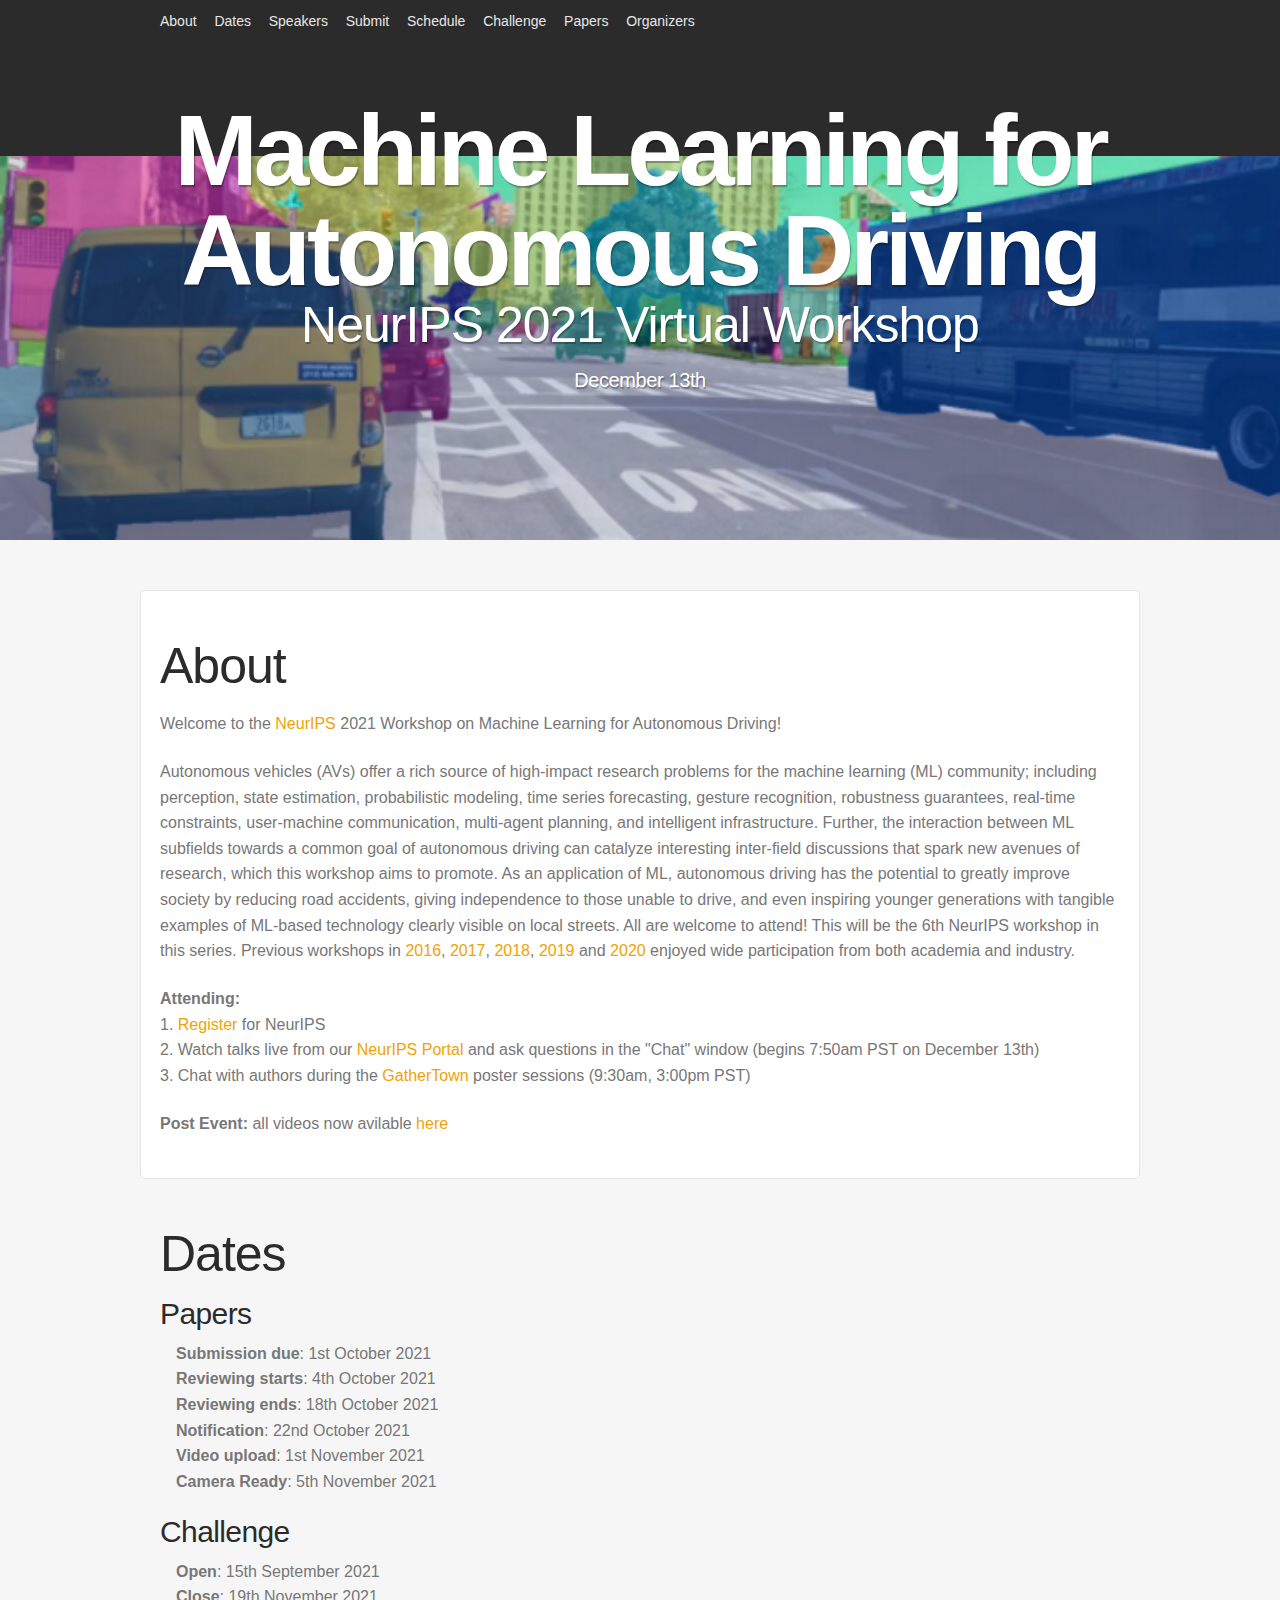
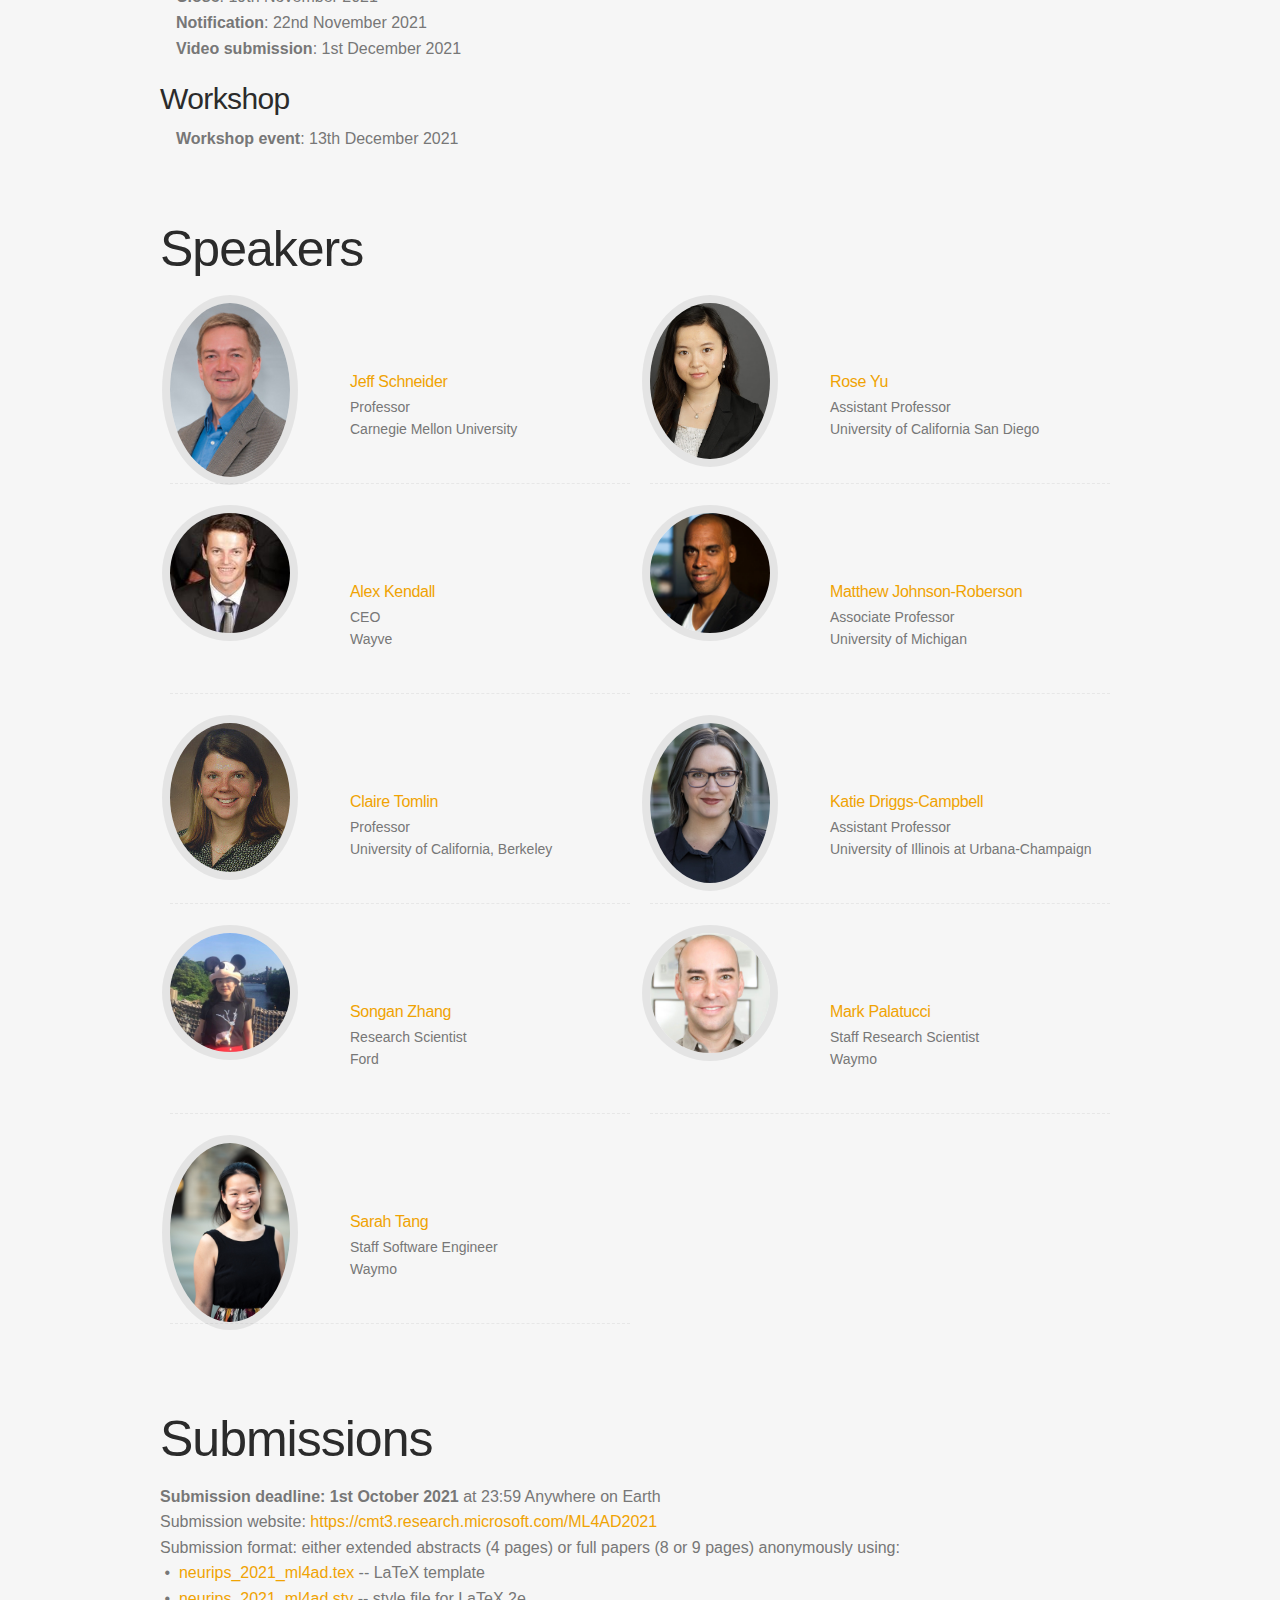
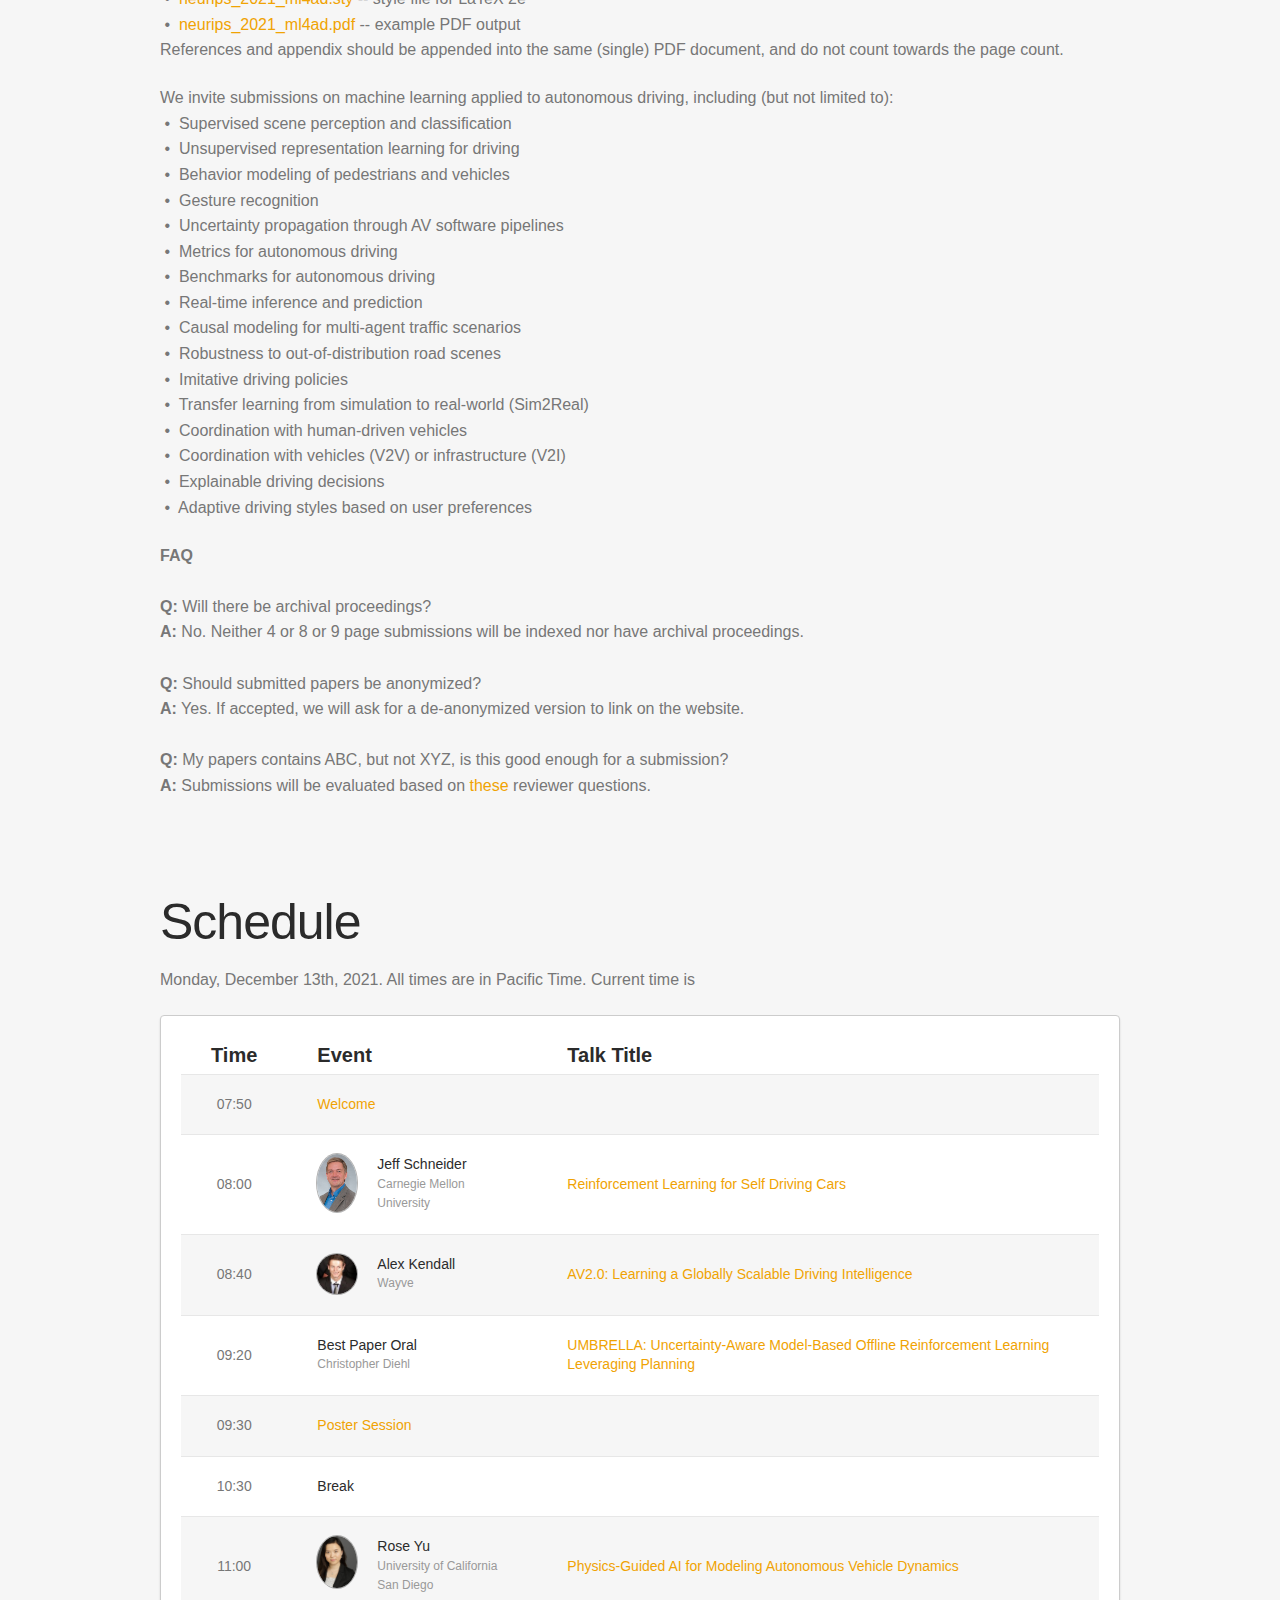
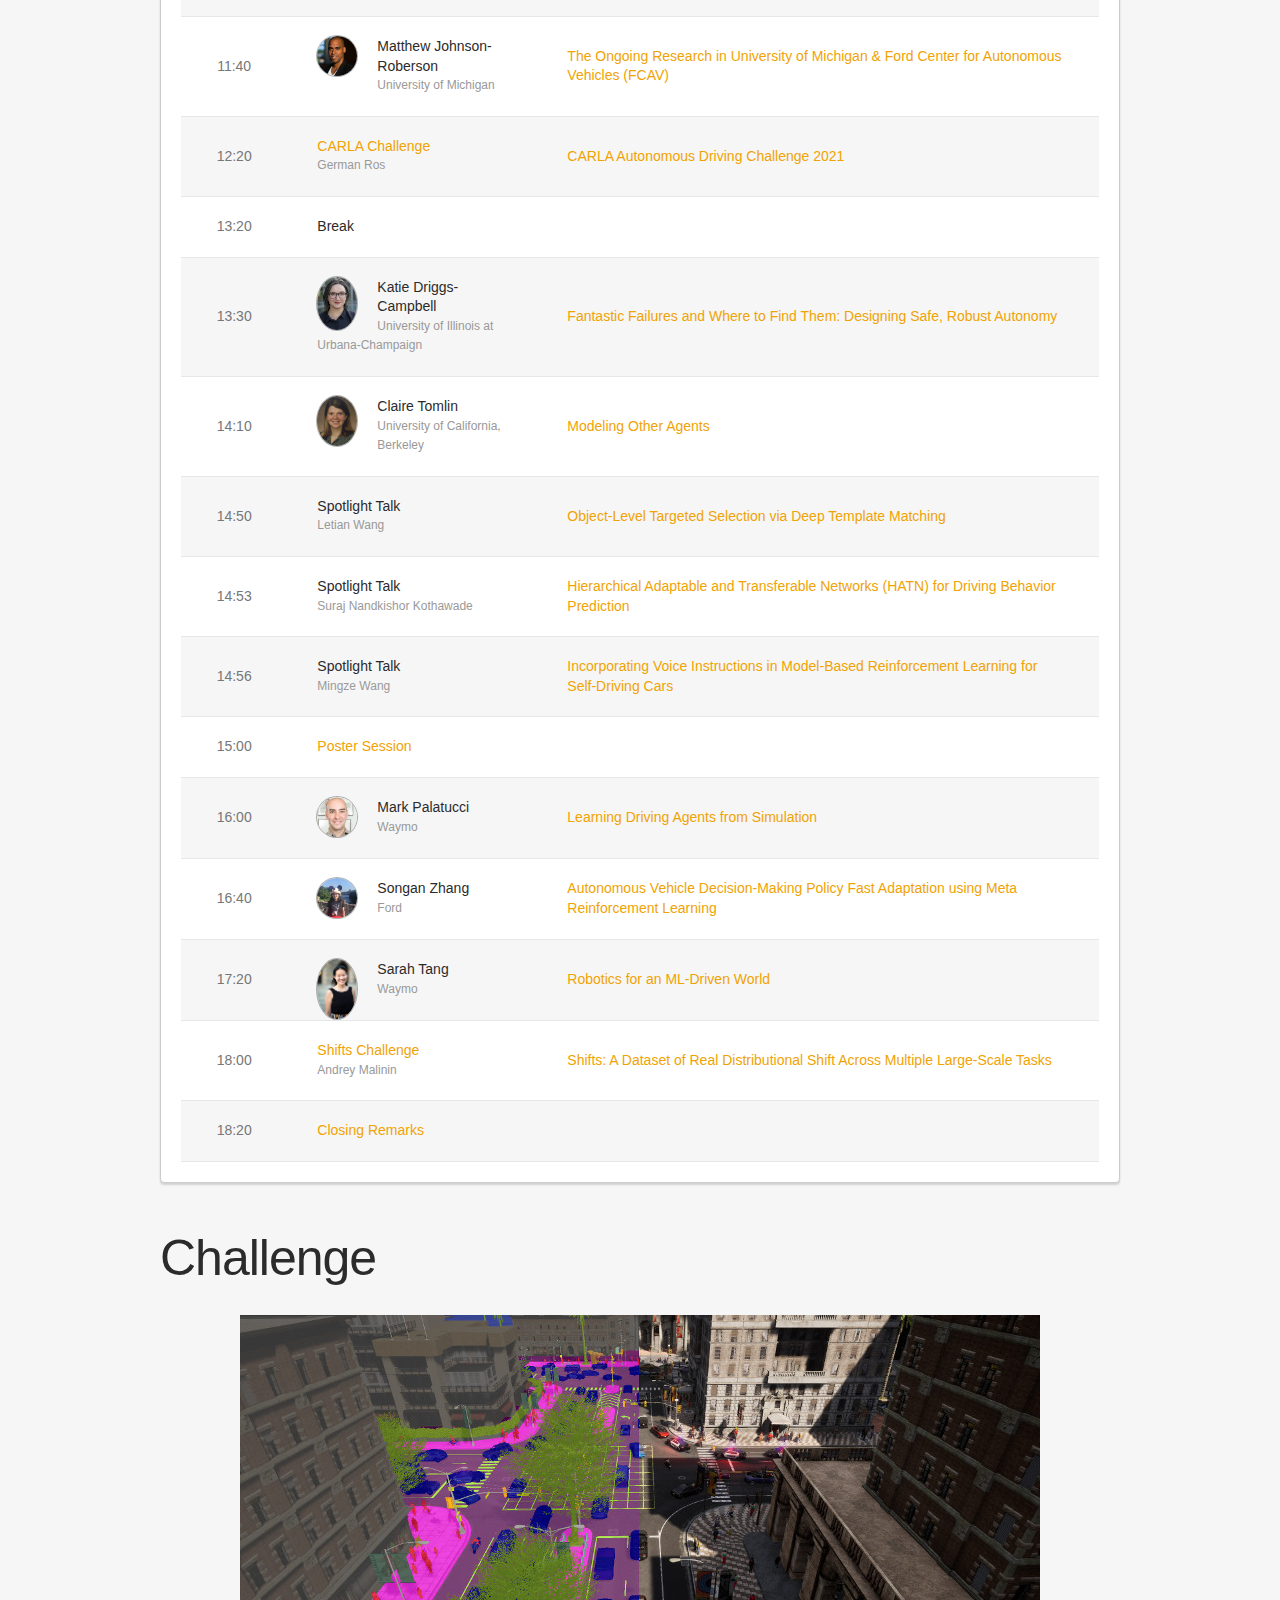
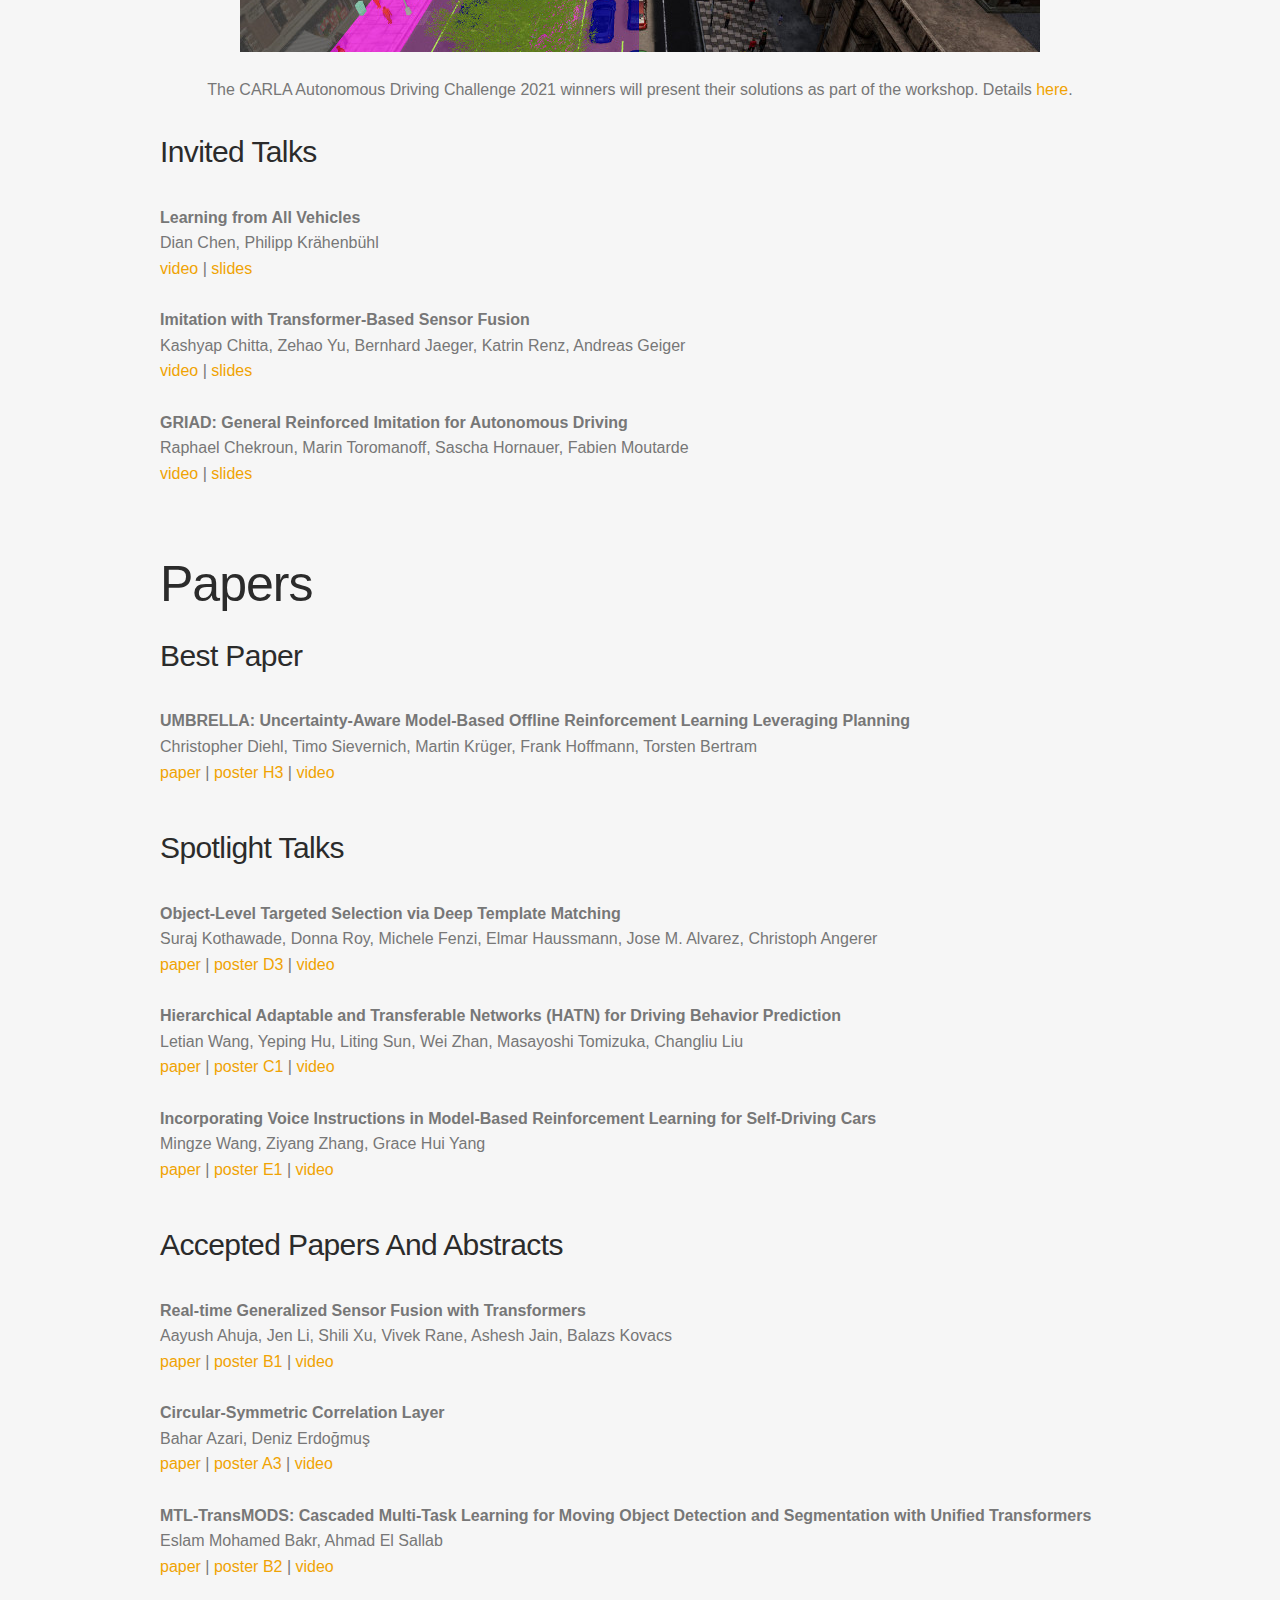
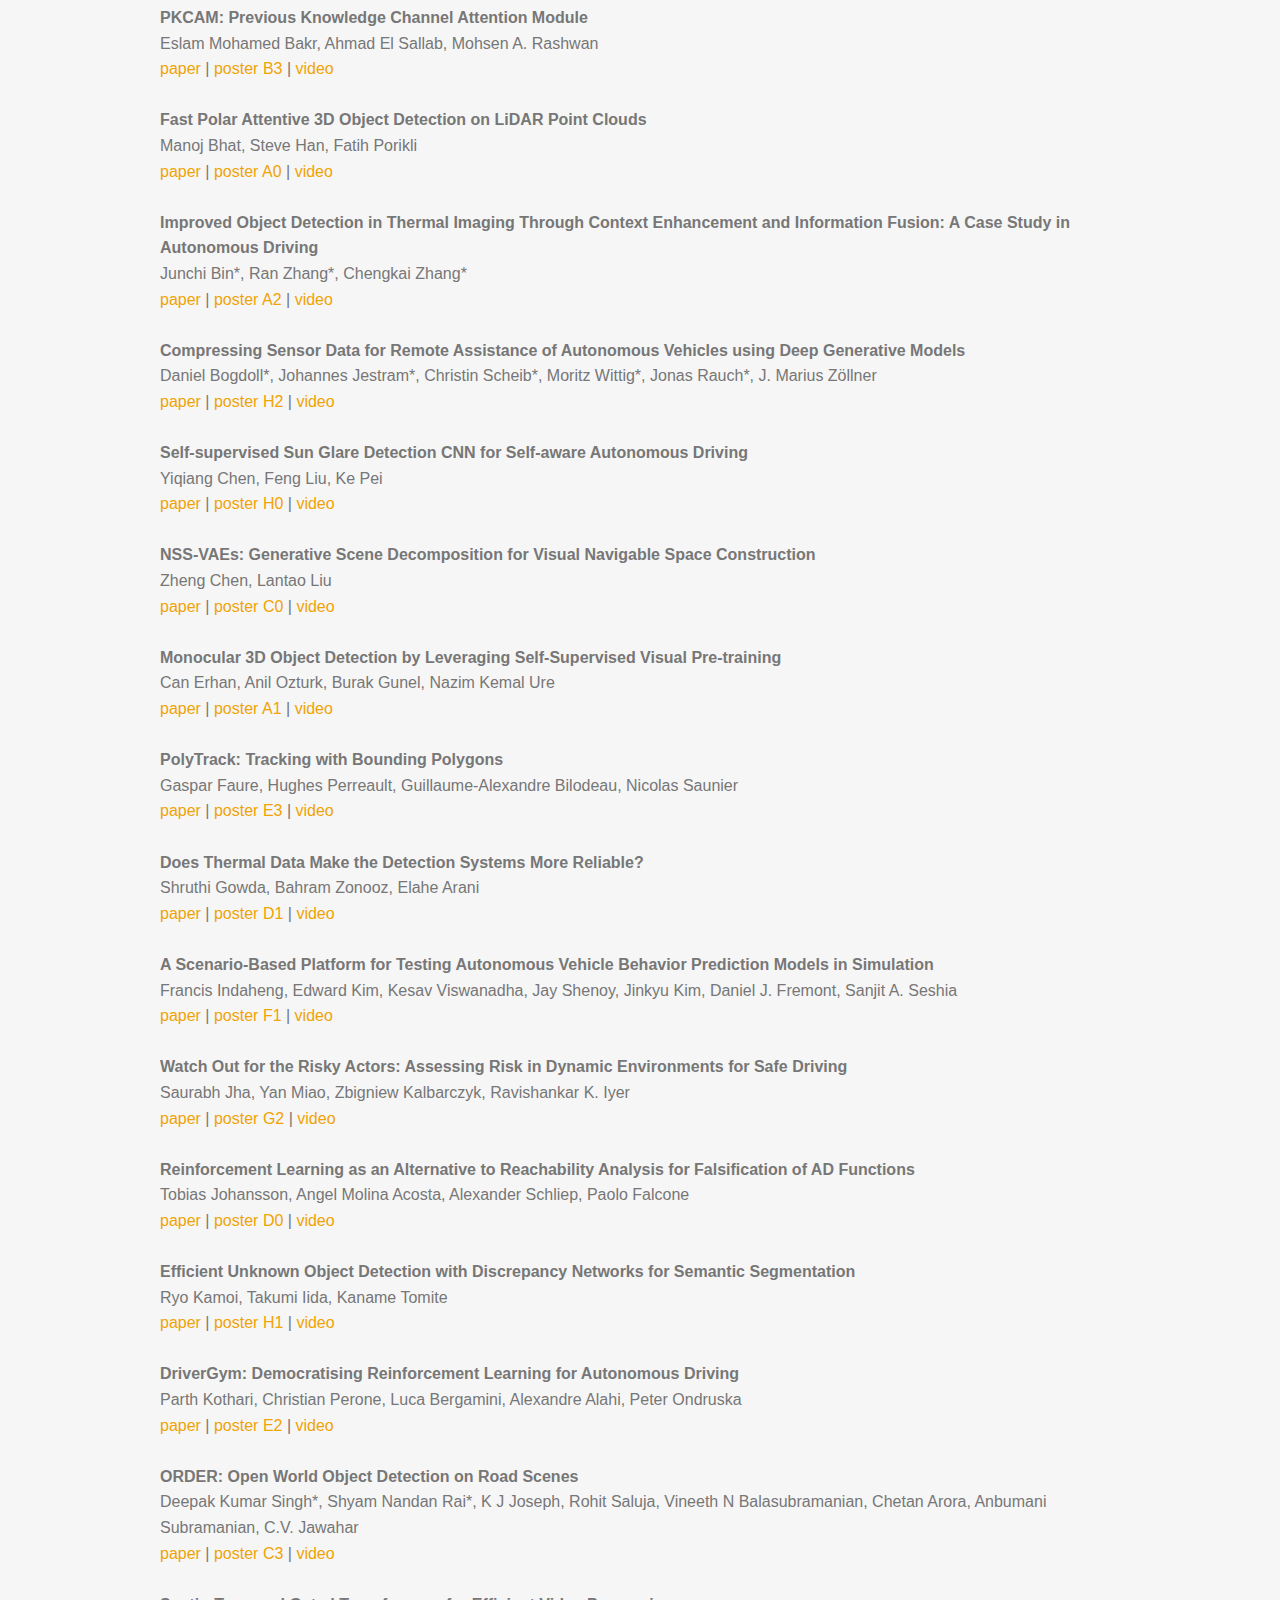
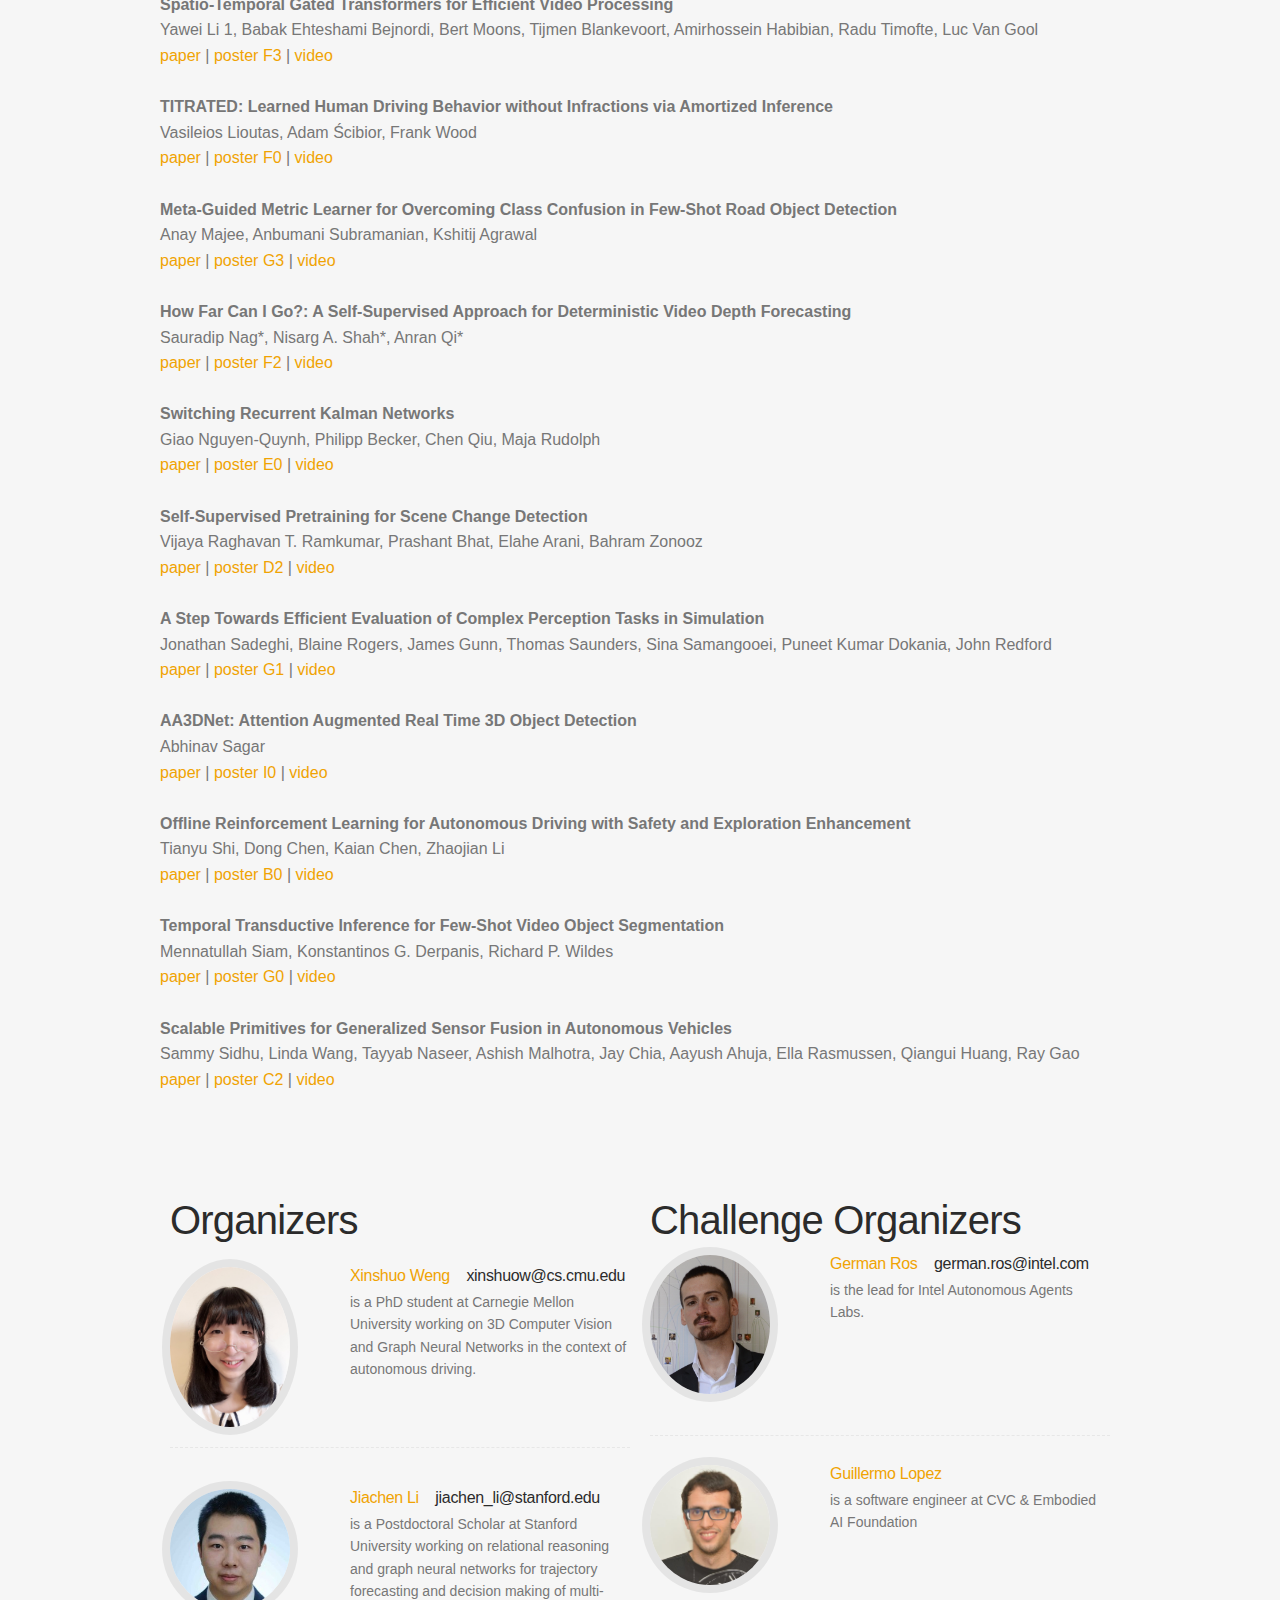
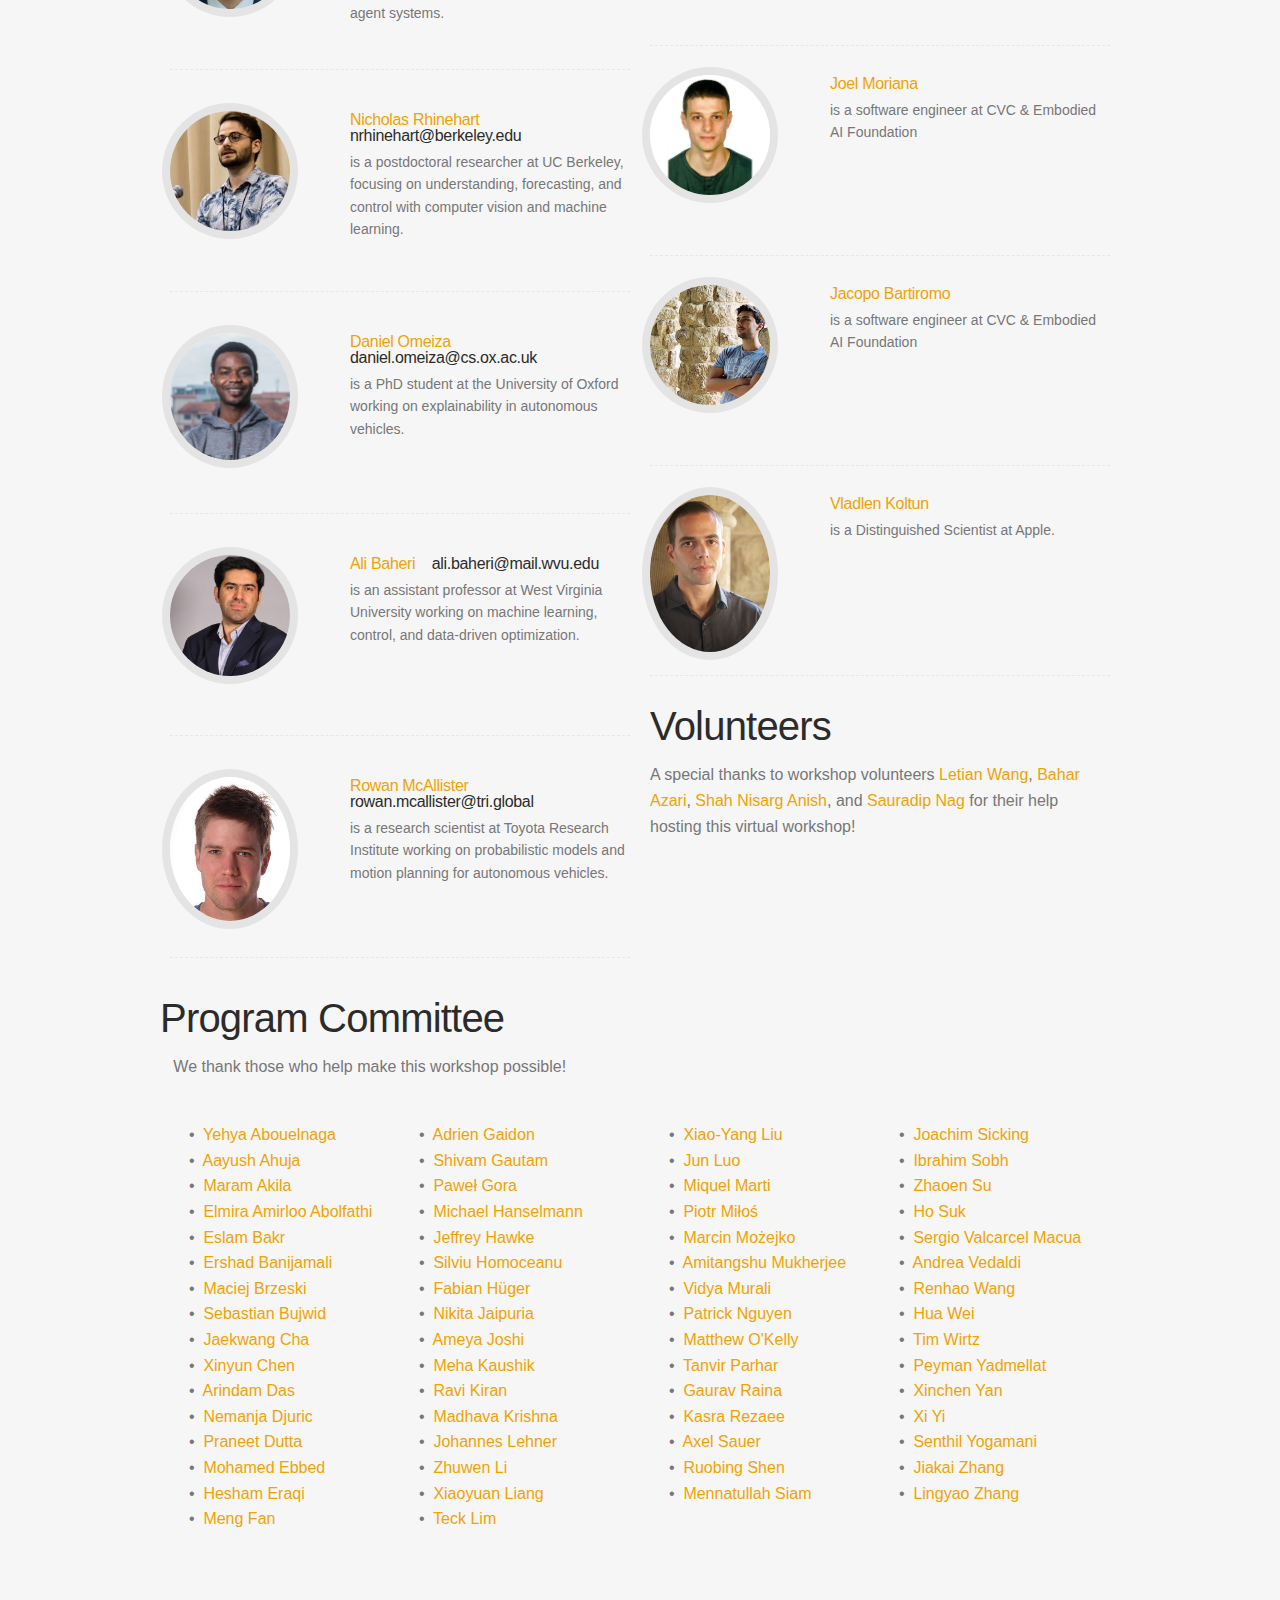
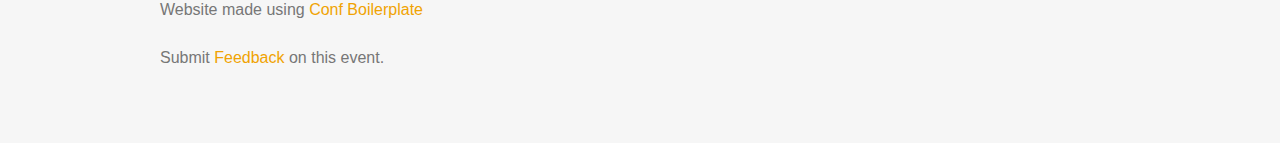
<file: 2021/index.html>
<!doctype html>
<html itemscope itemtype="http://schema.org/Event">
<head>
  <title itemprop="name">Machine Learning for Autonomous Driving</title>

  <meta charset="utf-8">
  <meta name="author" content="Machine Learning for Autonomous Driving" />
  <meta name="description" content="NeurIPS 2021 Virtual Workshop">
  <meta name="viewport" content="width=device-width">
  <meta http-equiv="X-UA-Compatible" content="IE=edge,chrome=1">

  <meta name="generator" content="Hugo 0.55.6" />
  <meta property="og:title" content="Workshop on Machine Learning for Autonomous Driving" />
<meta property="og:description" content="NeurIPS 2021 Virtual Workshop" />
<meta property="og:type" content="website" />
<meta property="og:url" content="https://ml4ad.github.io/" />


  <meta name="twitter:card" content="summary"/>
<meta name="twitter:title" content="Workshop on Machine Learning for Autonomous Driving"/>
<meta name="twitter:description" content="NeurIPS 2021 Virtual Workshop"/>


  <link rel="shortcut icon" href="https://ml4ad.github.io/img/favicon.ico" type="image/x-icon">
  <link rel="apple-touch-icon" href="https://ml4ad.github.io/img/apple-touch-icon.png">

  <link rel="stylesheet" type="text/css" href="https://ml4ad.github.io/css/main.css">

</head>
<body>
  <div class="global">

    <nav id="nav">
  <ul class="wrapper">
    
      <li class="nav-item">
        
        <a href="#about" title="About" class="nav-link">
          About
        </a>
      </li>
    
      <li class="nav-item">
        
        <a href="#dates" title="Dates" class="nav-link">
          Dates
        </a>
      </li>
    
      <li class="nav-item">
        
        <a href="#speakers" title="Speakers" class="nav-link">
          Speakers
        </a>
      </li>
    
      <li class="nav-item">
        
        <a href="#submit" title="Submit" class="nav-link">
          Submit
        </a>
      </li>
    
      <li class="nav-item">
        
        <a href="#schedule" title="Schedule" class="nav-link">
          Schedule
        </a>
      </li>
    
      <li class="nav-item">
        
        <a href="#challenge" title="Challenge" class="nav-link">
          Challenge
        </a>
      </li>
    
      <li class="nav-item">
        
        <a href="#papers" title="Papers" class="nav-link">
          Papers
        </a>
      </li>
    
      <li class="nav-item">
        
        <a href="#organizers" title="Organizers" class="nav-link">
          Organizers
        </a>
      </li>
    
  </ul>
</nav>

<hr>

    

<header class="header">
  <div class="wrapper">
    <h1 class="logo-name">
      <a class="logo-link" href="#" title="Machine Learning for Autonomous Driving" itemprop="name">Machine Learning for Autonomous Driving</a>
    </h1>
    <h2 class="logo-link">NeurIPS 2021 Virtual Workshop</h2>
    <h2 class="tagline">December 13th</h2>
    

    <div class="call-action-area">
      

      

      
    </div>
  </div>
</header>

<hr>


    <div class="content" id="content">
      <div class="wrapper">
        
          <section class="about" id="about">
            <h2 class="section-title">About</h2>

<p>Welcome to the <a href="https://neurips.cc/" target="_blank">NeurIPS</a> 2021 Workshop on Machine Learning for Autonomous Driving!</p>

<p itemprop="description">Autonomous vehicles (AVs) offer a rich source of high-impact research problems for the machine learning (ML) community; including perception, state estimation, probabilistic modeling, time series forecasting, gesture recognition, robustness guarantees, real-time constraints, user-machine communication, multi-agent planning, and intelligent infrastructure. Further, the interaction between ML subfields towards a common goal of autonomous driving can catalyze interesting inter-field discussions that spark new avenues of research, which this workshop aims to promote. As an application of ML, autonomous driving has the potential to greatly improve society by reducing road accidents, giving independence to those unable to drive, and even inspiring younger generations with tangible examples of ML-based technology clearly visible on local streets. All are welcome to attend! This will be the 6th NeurIPS workshop in this series. Previous workshops in <a href="https://sites.google.com/site/nips2016intelligenttrans/" target="_blank">2016</a>, <a href="https://sites.google.com/site/nips2017mlits/" target="_blank">2017</a>, <a href="https://sites.google.com/site/nips2018mlits/" target="_blank">2018</a>, <a href="https://ml4ad.github.io/2019" target="_blank">2019</a> and <a href="https://ml4ad.github.io/2020" target="_blank">2020</a> enjoyed wide participation from both academia and industry.</p>

<p>
<b>Attending:</b></br>
1. <a href="https://nips.cc/Register/view-registration" target="_blank">Register</a> for NeurIPS</br>
2. Watch talks live from our <a href="https://neurips.cc/virtual/2021/workshop/21855" target="_blank">NeurIPS Portal</a> and ask questions in the "Chat" window (begins 7:50am PST on December 13th)</br>
3. Chat with authors during the <a href="https://eventhosts.gather.town/app/yeFKO3KiQtEBPRY1/ml4ad-poster-room" target="_blank">GatherTown</a> poster sessions (9:30am, 3:00pm PST)
</p>

<p>
<b>Post Event:</b> all videos now avilable <a href="https://slideslive.com/neurips-2021/workshop-machine-learning-for-autonomous-driving" target="_blank">here</a></br>
</p>

          </section>
        
          <section class="dates" id="dates">
            <h2 class="section-title">Dates</h2>

<style> 
hide {
  opacity: 0.0;
}
</style>

<style> 
transparent {
  opacity: 0.7;
}
</style>


<h4>Papers</h4>
<p itemprop="dates-description">


<hide>&rarr;</hide><b>Submission due</b>: 1st October 2021<br>
<hide>&rarr;</hide><b>Reviewing starts</b>: 4th October 2021<br>
<hide>&rarr;</hide><b>Reviewing ends</b>: 18th October 2021<br>
<hide>&rarr;</hide><b>Notification</b>: 22nd October 2021<br>
<hide>&rarr;</hide><b>Video upload</b>: 1st November 2021<br>
<hide>&rarr;</hide><b>Camera Ready</b>: 5th November 2021<br>
</p>

<h4>Challenge</h4>
<p itemprop="dates-description">
<hide>&rarr;</hide><b>Open</b>: 15th September 2021<br>
<hide>&rarr;</hide><b>Close</b>: 19th November 2021<br>  
<hide>&rarr;</hide><b>Notification</b>: 22nd November 2021<br>
<hide>&rarr;</hide><b>Video submission</b>: 1st December 2021<br>
</p>

<h4>Workshop</h4>
<p itemprop="dates-description">
<hide>&rarr;</hide><b>Workshop event</b>: 13th December 2021<br>
</p>



          </section>
        
          <section class="speakers" id="speakers">
            <h2 class="section-title">Speakers</h2>

<meta name="viewport" content="width=device-width, initial-scale=1">
<style>
* {
  box-sizing: border-box;
}

 
.column {
  float: left;
  width: 50%;
  padding: 10px;
}

</style>

<div class="row">
  <div class="column">
    <ul class="speakers-list">
    
      <li class="speakers-item" itemprop="performer" itemscope itemtype="http://schema.org/Person">
        <span class="speaker-photo">
          <a href="https://www.cs.cmu.edu/~schneide/" target="_blank"><img class="photo" src="https://ml4ad.github.io/img/jeff.jpg" alt="Jeff Schneider" itemprop="image"></a>
        </span>

        <h3 class="speech-title">
          
           
          
          </br></br>
          
        </h3>

        <h3 class="speakers-name"><a href="https://www.cs.cmu.edu/~schneide/" target="_blank" title="Jeff Schneider"> Jeff Schneider </a>
        </h3>
        <p class="speakers-bio">Professor<br>Carnegie Mellon University</p>
      </li>
    
      <li class="speakers-item" itemprop="performer" itemscope itemtype="http://schema.org/Person">
        <span class="speaker-photo">
          <a href="https://alexgkendall.com/" target="_blank"><img class="photo" src="https://ml4ad.github.io/img/alex.jpg" alt="Alex Kendall" itemprop="image"></a>
        </span>

        <h3 class="speech-title">
          
           
          
          </br></br>
          
        </h3>

        <h3 class="speakers-name"><a href="https://alexgkendall.com/" target="_blank" title="Alex Kendall"> Alex Kendall </a>
        </h3>
        <p class="speakers-bio">CEO<br>Wayve</p>
      </li>
    
      <li class="speakers-item" itemprop="performer" itemscope itemtype="http://schema.org/Person">
        <span class="speaker-photo">
          <a href="https://people.eecs.berkeley.edu/~tomlin/" target="_blank"><img class="photo" src="https://ml4ad.github.io/img/claire.jpg" alt="Claire Tomlin" itemprop="image"></a>
        </span>

        <h3 class="speech-title">
          
           
          
          </br></br>
          
        </h3>

        <h3 class="speakers-name"><a href="https://people.eecs.berkeley.edu/~tomlin/" target="_blank" title="Claire Tomlin"> Claire Tomlin </a>
        </h3>
        <p class="speakers-bio">Professor<br>University of California, Berkeley</p>
      </li>
    
      <li class="speakers-item" itemprop="performer" itemscope itemtype="http://schema.org/Person">
        <span class="speaker-photo">
          <a href="https://www.linkedin.com/in/songan-zhang-384a12166/" target="_blank"><img class="photo" src="https://ml4ad.github.io/img/songan.jpg" alt="Songan Zhang" itemprop="image"></a>
        </span>

        <h3 class="speech-title">
          
           
          
          </br></br>
          
        </h3>

        <h3 class="speakers-name"><a href="https://www.linkedin.com/in/songan-zhang-384a12166/" target="_blank" title="Songan Zhang"> Songan Zhang </a>
        </h3>
        <p class="speakers-bio">Research Scientist<br>Ford</p>
      </li>
    
      <li class="speakers-item" itemprop="performer" itemscope itemtype="http://schema.org/Person">
        <span class="speaker-photo">
          <a href="http://www.sarahtang.net/" target="_blank"><img class="photo" src="https://ml4ad.github.io/img/sarah2.jpg" alt="Sarah Tang" itemprop="image"></a>
        </span>

        <h3 class="speech-title">
          
           
          
          </br></br>
          
        </h3>

        <h3 class="speakers-name"><a href="http://www.sarahtang.net/" target="_blank" title="Sarah Tang"> Sarah Tang </a>
        </h3>
        <p class="speakers-bio">Staff Software Engineer<br>Waymo</p>
      </li>
    
    </ul>
  </div>
  <div class="column">
    <ul class="speakers-list">
    
      <li class="speakers-item" itemprop="performer" itemscope itemtype="http://schema.org/Person">
        <span class="speaker-photo">
          <a href="http://roseyu.com/" target="_blank"><img class="photo" src="https://ml4ad.github.io/img/rose.jpg" alt="Rose Yu" itemprop="image"></a>
        </span>

        <h3 class="speech-title">
          
          
          
          </br></br>
          
        </h3>

        <h3 class="speakers-name"><a href="http://roseyu.com/" target="_blank" title="Rose Yu"> Rose Yu </a>
        </h3>
        <p class="speakers-bio">Assistant Professor<br>University of California San Diego</p>
      </li>
    
      <li class="speakers-item" itemprop="performer" itemscope itemtype="http://schema.org/Person">
        <span class="speaker-photo">
          <a href="https://droplab.engin.umich.edu/matthew-johnson-roberson" target="_blank"><img class="photo" src="https://ml4ad.github.io/img/matthew.jpeg" alt="Matthew Johnson-Roberson" itemprop="image"></a>
        </span>

        <h3 class="speech-title">
          
          
          
          </br></br>
          
        </h3>

        <h3 class="speakers-name"><a href="https://droplab.engin.umich.edu/matthew-johnson-roberson" target="_blank" title="Matthew Johnson-Roberson"> Matthew Johnson-Roberson </a>
        </h3>
        <p class="speakers-bio">Associate Professor<br>University of Michigan</p>
      </li>
    
      <li class="speakers-item" itemprop="performer" itemscope itemtype="http://schema.org/Person">
        <span class="speaker-photo">
          <a href="https://krdc.web.illinois.edu/" target="_blank"><img class="photo" src="https://ml4ad.github.io/img/katie.jpg" alt="Katie Driggs-Campbell" itemprop="image"></a>
        </span>

        <h3 class="speech-title">
          
          
          
          </br></br>
          
        </h3>

        <h3 class="speakers-name"><a href="https://krdc.web.illinois.edu/" target="_blank" title="Katie Driggs-Campbell"> Katie Driggs-Campbell </a>
        </h3>
        <p class="speakers-bio">Assistant Professor<br>University of Illinois at Urbana-Champaign </p>
      </li>
    
      <li class="speakers-item" itemprop="performer" itemscope itemtype="http://schema.org/Person">
        <span class="speaker-photo">
          <a href="https://www.linkedin.com/in/markpalatucci/" target="_blank"><img class="photo" src="https://ml4ad.github.io/img/mark.jpg" alt="Mark Palatucci" itemprop="image"></a>
        </span>

        <h3 class="speech-title">
          
          
          
          </br></br>
          
        </h3>

        <h3 class="speakers-name"><a href="https://www.linkedin.com/in/markpalatucci/" target="_blank" title="Mark Palatucci"> Mark Palatucci </a>
        </h3>
        <p class="speakers-bio">Staff Research Scientist<br>Waymo</p>
      </li>
    
    </ul>
  </div>
</div>

          </section>
        
          <section class="submit" id="submit">
            <h2 class="section-title">Submissions</h2>

<p itemprop="call-details">
<b>Submission deadline: 1st October 2021</b> at 23:59 Anywhere on Earth<br>
Submission website: <a href="https://cmt3.research.microsoft.com/ML4AD2021" target="_blank">https://cmt3.research.microsoft.com/ML4AD2021</a><br>
Submission format: either extended abstracts (4 pages) or full papers (8 or 9 pages) anonymously using: <br>
&nbsp;•&nbsp; <a href="https://ml4ad.github.io/files/neurips_2021_ml4ad.tex" target="_blank">neurips_2021_ml4ad.tex</a> -- LaTeX template<br>
&nbsp;•&nbsp; <a href="https://ml4ad.github.io/files/neurips_2021_ml4ad.sty" target="_blank">neurips_2021_ml4ad.sty</a> -- style file for LaTeX 2e<br>
&nbsp;•&nbsp; <a href="https://ml4ad.github.io/files/neurips_2021_ml4ad.pdf" target="_blank">neurips_2021_ml4ad.pdf</a> -- example PDF output<br>
References and appendix should be appended into the same (single) PDF document, and do not count towards the page count.<br>
</p>

<p>We invite submissions on machine learning applied to autonomous driving, including (but not limited to):<br>
&nbsp;•&nbsp; Supervised scene perception and classification<br>
&nbsp;•&nbsp; Unsupervised representation learning for driving<br>
&nbsp;•&nbsp; Behavior modeling of pedestrians and vehicles<br>
&nbsp;•&nbsp; Gesture recognition<br>
&nbsp;•&nbsp; Uncertainty propagation through AV software pipelines<br>
&nbsp;•&nbsp; Metrics for autonomous driving<br>
&nbsp;•&nbsp; Benchmarks for autonomous driving<br>
&nbsp;•&nbsp; Real-time inference and prediction<br>
&nbsp;•&nbsp; Causal modeling for multi-agent traffic scenarios<br>
&nbsp;•&nbsp; Robustness to out-of-distribution road scenes<br>
&nbsp;•&nbsp; Imitative driving policies<br>
&nbsp;•&nbsp; Transfer learning from simulation to real-world (Sim2Real) <br>
&nbsp;•&nbsp; Coordination with human-driven vehicles<br>
&nbsp;•&nbsp; Coordination with vehicles (V2V) or infrastructure (V2I)<br>
&nbsp;•&nbsp; Explainable driving decisions<br>
&nbsp;•&nbsp; Adaptive driving styles based on user preferences<br>
</p>

<p>
<b>FAQ</b><br>
<br>
<b>Q:</b> Will there be archival proceedings?<br>
<b>A:</b> No. Neither 4 or 8 or 9 page submissions will be indexed nor have archival proceedings.<br>
<br>
<b>Q:</b> Should submitted papers be anonymized?<br>
<b>A:</b> Yes. If accepted, we will ask for a de-anonymized version to link on the website.<br>
<br>
<b>Q:</b> My papers contains ABC, but not XYZ, is this good enough for a submission?<br>
<b>A:</b> Submissions will be evaluated based on <a href="https://ml4ad.github.io/img/review-questions.png" target="_blank">these</a> reviewer questions.<br>
<br>

</p>





          </section>
        
          <section class="schedule" id="schedule">
            <h2 class="section-title">Schedule</h2>

<p>Monday, December 13th, 2021. All times are in Pacific Time. Current time is <span id="pacifictime"></span></p>

<div class="schedule-tbl">

  

  <table>
    <thead>
      <tr>
        <th class="schedule-time">Time</th>
        <th class="schedule-slot">Event</th>
        <th class="schedule-description">Talk Title</th>
      </tr>
    </thead>
    <tbody>
      
        
          <tr>
            <td class="schedule-time">07:50</td>
            <td class="schedule-slot">
            

              
            
              <a href=https://slideslive.com/38975096/opening-remarks target="_blank">Welcome</a>
            
              <span class="speakers-company"></span>
            </td>
            
              <td class="schedule-description"></td>
            
          </tr>
        
      
        
          <tr>
            <td class="schedule-time">08:00</td>
            <td class="schedule-slot">
            
              <span class="speaker-photo">
                <img class="photo" src="https://ml4ad.github.io/img/jeff.jpg" alt="Jeff Schneider">
              </span>
            

              
            
              Jeff Schneider
            
              <span class="speakers-company">Carnegie Mellon University</span>
            </td>
            
              
              <td class="schedule-description"><a href=https://slideslive.com/38969354/reinforcement-learning-for-self-driving-cars target="_blank">Reinforcement Learning for Self Driving Cars</a>
            
          </tr>
        
      
        
          <tr>
            <td class="schedule-time">08:40</td>
            <td class="schedule-slot">
            
              <span class="speaker-photo">
                <img class="photo" src="https://ml4ad.github.io/img/alex.jpg" alt="Alex Kendall">
              </span>
            

              
            
              Alex Kendall
            
              <span class="speakers-company">Wayve</span>
            </td>
            
              
              <td class="schedule-description"><a href=https://slideslive.com/38969355/av20-learning-a-globally-scalable-driving-intelligence target="_blank">AV2.0: Learning a Globally Scalable Driving Intelligence</a>
            
          </tr>
        
      
        
          <tr>
            <td class="schedule-time">09:20</td>
            <td class="schedule-slot">
            

              
            
              Best Paper Oral
            
              <span class="speakers-company">Christopher Diehl</span>
            </td>
            
              
              <td class="schedule-description"><a href=https://slideslive.com/38975099/umbrella-uncertaintyaware-modelbased-offline-reinforcement-learning-leveraging-planning target="_blank">UMBRELLA: Uncertainty-Aware Model-Based Offline Reinforcement Learning Leveraging Planning</a>
            
          </tr>
        
      
        
          <tr>
            <td class="schedule-time">09:30</td>
            <td class="schedule-slot">
            

              
            
              <a href=https://eventhosts.gather.town/app/yeFKO3KiQtEBPRY1/ml4ad-poster-room target="_blank">Poster Session</a>
            
              <span class="speakers-company"></span>
            </td>
            
              <td class="schedule-description"></td>
            
          </tr>
        
      
        
          <tr>
            <td class="schedule-time">10:30</td>
            <td class="schedule-slot">
            

              
            
              Break
            
              <span class="speakers-company"></span>
            </td>
            
              <td class="schedule-description"></td>
            
          </tr>
        
      
        
          <tr>
            <td class="schedule-time">11:00</td>
            <td class="schedule-slot">
            
              <span class="speaker-photo">
                <img class="photo" src="https://ml4ad.github.io/img/rose.jpg" alt="Rose Yu">
              </span>
            

              
            
              Rose Yu
            
              <span class="speakers-company">University of California San Diego</span>
            </td>
            
              
              <td class="schedule-description"><a href=https://slideslive.com/38969356/physicsguided-al-for-modeling-autonomous-vehicle-dynamics target="_blank">Physics-Guided AI for Modeling Autonomous Vehicle Dynamics</a>
            
          </tr>
        
      
        
          <tr>
            <td class="schedule-time">11:40</td>
            <td class="schedule-slot">
            
              <span class="speaker-photo">
                <img class="photo" src="https://ml4ad.github.io/img/matthew.jpeg" alt="Matthew Johnson-Roberson">
              </span>
            

              
            
              Matthew Johnson-Roberson
            
              <span class="speakers-company">University of Michigan</span>
            </td>
            
              
              <td class="schedule-description"><a href=https://slideslive.com/38971614/the-ongoing-research-in-university-of-michigan-and-ford-center-pro-motonomous-vehiclesvs target="_blank">The Ongoing Research in University of Michigan &amp; Ford Center for Autonomous Vehicles (FCAV)</a>
            
          </tr>
        
      
        
          <tr>
            <td class="schedule-time">12:20</td>
            <td class="schedule-slot">
            

              
            
              <a href=https://leaderboard.carla.org/challenge/ target="_blank">CARLA Challenge</a>
            
              <span class="speakers-company">German Ros</span>
            </td>
            
              
              <td class="schedule-description"><a href=https://slideslive.com/38975103/carla-autonomous-driving-challenge-2021 target="_blank">CARLA Autonomous Driving Challenge 2021</a>
            
          </tr>
        
      
        
          <tr>
            <td class="schedule-time">13:20</td>
            <td class="schedule-slot">
            

              
            
              Break
            
              <span class="speakers-company"></span>
            </td>
            
              <td class="schedule-description"></td>
            
          </tr>
        
      
        
          <tr>
            <td class="schedule-time">13:30</td>
            <td class="schedule-slot">
            
              <span class="speaker-photo">
                <img class="photo" src="https://ml4ad.github.io/img/katie.jpg" alt="Katie Driggs-Campbell">
              </span>
            

              
            
              Katie Driggs-Campbell
            
              <span class="speakers-company">University of Illinois at Urbana-Champaign </span>
            </td>
            
              
              <td class="schedule-description"><a href=https://slideslive.com/38969357/fantastic-failures-and-where-to-find-them-designing-safe-robust-autonomy target="_blank">Fantastic Failures and Where to Find Them: Designing Safe, Robust Autonomy</a>
            
          </tr>
        
      
        
          <tr>
            <td class="schedule-time">14:10</td>
            <td class="schedule-slot">
            
              <span class="speaker-photo">
                <img class="photo" src="https://ml4ad.github.io/img/claire.jpg" alt="Claire Tomlin">
              </span>
            

              
            
              Claire Tomlin
            
              <span class="speakers-company">University of California, Berkeley</span>
            </td>
            
              
              <td class="schedule-description"><a href=https://slideslive.com/38969358/modeling-other-agents target="_blank">Modeling Other Agents</a>
            
          </tr>
        
      
        
          <tr>
            <td class="schedule-time">14:50</td>
            <td class="schedule-slot">
            

              
            
              Spotlight Talk
            
              <span class="speakers-company">Letian Wang</span>
            </td>
            
              
              <td class="schedule-description"><a href=https://slideslive.com/38971222/objectlevel-targeted-selection-via-deep-template-matching target="_blank">Object-Level Targeted Selection via Deep Template Matching</a>
            
          </tr>
        
      
        
          <tr>
            <td class="schedule-time">14:53</td>
            <td class="schedule-slot">
            

              
            
              Spotlight Talk
            
              <span class="speakers-company">Suraj Nandkishor Kothawade</span>
            </td>
            
              
              <td class="schedule-description"><a href=https://slideslive.com/38971206/hierarchical-adaptable-and-transferable-networks-hatn-for-driving-behavior-prediction target="_blank">Hierarchical Adaptable and Transferable Networks (HATN) for Driving Behavior Prediction</a>
            
          </tr>
        
      
        
          <tr>
            <td class="schedule-time">14:56</td>
            <td class="schedule-slot">
            

              
            
              Spotlight Talk
            
              <span class="speakers-company">Mingze Wang</span>
            </td>
            
              
              <td class="schedule-description"><a href=https://slideslive.com/38971195/incorporating-voice-instructions-in-modelbased-reinforcement-learning-for-selfdriving-cars target="_blank">Incorporating Voice Instructions in Model-Based Reinforcement Learning for Self-Driving Cars</a>
            
          </tr>
        
      
        
          <tr>
            <td class="schedule-time">15:00</td>
            <td class="schedule-slot">
            

              
            
              <a href=https://eventhosts.gather.town/app/yeFKO3KiQtEBPRY1/ml4ad-poster-room target="_blank">Poster Session</a>
            
              <span class="speakers-company"></span>
            </td>
            
              <td class="schedule-description"></td>
            
          </tr>
        
      
        
          <tr>
            <td class="schedule-time">16:00</td>
            <td class="schedule-slot">
            
              <span class="speaker-photo">
                <img class="photo" src="https://ml4ad.github.io/img/mark.jpg" alt="Mark Palatucci">
              </span>
            

              
            
              Mark Palatucci
            
              <span class="speakers-company">Waymo</span>
            </td>
            
              
              <td class="schedule-description"><a href=https://slideslive.com/38969365/learning-driving-agents-from-simulation target="_blank">Learning Driving Agents from Simulation</a>
            
          </tr>
        
      
        
          <tr>
            <td class="schedule-time">16:40</td>
            <td class="schedule-slot">
            
              <span class="speaker-photo">
                <img class="photo" src="https://ml4ad.github.io/img/songan.jpg" alt="Songan Zhang">
              </span>
            

              
            
              Songan Zhang
            
              <span class="speakers-company">Ford</span>
            </td>
            
              
              <td class="schedule-description"><a href=https://slideslive.com/38969366/autonomous-vehicle-decisionmaking-policy-fast-adaptation-using-meta-reinforcement-learning target="_blank">Autonomous Vehicle Decision-Making Policy Fast Adaptation using Meta Reinforcement Learning</a>
            
          </tr>
        
      
        
          <tr>
            <td class="schedule-time">17:20</td>
            <td class="schedule-slot">
            
              <span class="speaker-photo">
                <img class="photo" src="https://ml4ad.github.io/img/sarah2.jpg" alt="Sarah Tang">
              </span>
            

              
            
              Sarah Tang
            
              <span class="speakers-company">Waymo</span>
            </td>
            
              
              <td class="schedule-description"><a href=https://slideslive.com/38970641/robotics-for-an-mldriven-world target="_blank">Robotics for an ML-Driven World</a>
            
          </tr>
        
      
        
          <tr>
            <td class="schedule-time">18:00</td>
            <td class="schedule-slot">
            

              
            
              <a href=https://research.yandex.com/shifts target="_blank">Shifts Challenge</a>
            
              <span class="speakers-company">Andrey Malinin</span>
            </td>
            
              
              <td class="schedule-description"><a href=https://slideslive.com/38975110/shifts-a-dataset-of-real-distributional-shift-across-multiple-largescale-tasks target="_blank">Shifts: A Dataset of Real Distributional Shift Across Multiple Large-Scale Tasks</a>
            
          </tr>
        
      
        
          <tr>
            <td class="schedule-time">18:20</td>
            <td class="schedule-slot">
            

              
            
              <a href=https://slideslive.com/38975111/closing-remarks target="_blank">Closing Remarks</a>
            
              <span class="speakers-company"></span>
            </td>
            
              <td class="schedule-description"></td>
            
          </tr>
        
      
    </tbody>
  </table>
</div>



<script>
  
  var x = setInterval(function() {
    var d = new Date();
    var n = d.toLocaleTimeString("en-US", {timeZone: "America/Los_Angeles", hour: '2-digit', minute:'2-digit', hour12: false})
    document.getElementById("pacifictime").innerHTML = n
  }, 1000);
</script>


          </section>
        
          <section class="challenge" id="challenge">
            <h2 class="section-title">Challenge</h2>



<br>
<center><p><img src="https://ml4ad.github.io/img/challenge.jpg"><br><br>The CARLA Autonomous Driving Challenge 2021 winners will present their solutions as part of the workshop. Details <a href="https://leaderboard.carla.org/challenge/" target="_blank">here</a>.</p></center>

<br>
<h4 class="section-title">Invited Talks</h4>

<p>
<br>
<b>Learning from All Vehicles</b><br>
Dian Chen, Philipp Krähenbühl<br>
<a href="https://drive.google.com/file/d/1FchuJzp1800Skj6VtkFIEfCGl83r62_a/view?usp=sharing" target="_blank">video</a> |
<a href="https://drive.google.com/file/d/1PImunvkzmwHN_i3Ct8qwW5nptNBuUJez/view?usp=sharing" target="_blank">slides</a>
<br><br>
<b>Imitation with Transformer-Based Sensor Fusion</b><br>
Kashyap Chitta, Zehao Yu, Bernhard Jaeger, Katrin Renz, Andreas Geiger<br>
<a href="https://drive.google.com/file/d/1YvaGI4XZpypw5OtmDfWmG0GXkhrzMDvh/view?usp=sharing" target="_blank">video</a> |
<a href="https://drive.google.com/file/d/1oCRxxmcI3Nlw8PEHi4OSdq7u8R2n_9dg/view?usp=sharing" target="_blank">slides</a>
<br><br>
<b>GRIAD: General Reinforced Imitation for Autonomous Driving</b><br>
Raphael Chekroun, Marin Toromanoff, Sascha Hornauer, Fabien Moutarde<br>
<a href="https://drive.google.com/file/d/1xYYTAhamWPaB0WpXIPBaYonKqrJJ7ZQU/view?usp=sharing" target="_blank">video</a> |
<a href="https://drive.google.com/file/d/1mbJ3Fe8duVy6KzQrcc8Z1BsLSM5hnr4h/view?usp=sharing" target="_blank">slides</a>
<br>
</p>





          </section>
        
          <section class="papers" id="papers">
            
<h2 class="section-title">Papers</h2>

<br>

<h4 class="section-title">Best Paper</h4>

<p>
<br>

<b>UMBRELLA: Uncertainty-Aware Model-Based Offline Reinforcement Learning Leveraging Planning</b><br>
Christopher Diehl, Timo Sievernich, Martin Krüger, Frank Hoffmann, Torsten Bertram<br>
<a href="https://ml4ad.github.io/files/papers2021/UMBRELLA: Uncertainty-Aware Model-Based Offline Reinforcement Learning Leveraging Planning.pdf" target="_blank">paper</a> | 
<a href="https://eventhosts.gather.town/app/yeFKO3KiQtEBPRY1/ml4ad-poster-room" target="_blank">poster H3</a> | 
<a href="https://slideslive.com/38971219/umbrella-uncertaintyaware-modelbased-offline-reinforcement-learning-leveraging-planning" target="_blank">video</a>
<br><br> 

</p>

<h4 class="section-title">Spotlight Talks</h4>

<p>
<br>

<b>Object-Level Targeted Selection via Deep Template Matching</b><br>
Suraj Kothawade, Donna Roy, Michele Fenzi, Elmar Haussmann, Jose M. Alvarez, Christoph Angerer<br>
<a href="https://ml4ad.github.io/files/papers2021/Object-Level Targeted Selection via Deep Template Matching.pdf" target="_blank">paper</a> | 
<a href="https://eventhosts.gather.town/app/yeFKO3KiQtEBPRY1/ml4ad-poster-room" target="_blank">poster D3</a> | 
<a href="https://slideslive.com/38971222/objectlevel-targeted-selection-via-deep-template-matching" target="_blank">video</a>
<br><br> 
<b>Hierarchical Adaptable and Transferable Networks (HATN) for Driving Behavior Prediction</b><br>
Letian Wang, Yeping Hu, Liting Sun, Wei Zhan, Masayoshi Tomizuka, Changliu Liu<br>
<a href="https://ml4ad.github.io/files/papers2021/Hierarchical Adaptable and Transferable Networks (HATN) for Driving Behavior Prediction.pdf" target="_blank">paper</a> | 
<a href="https://eventhosts.gather.town/app/yeFKO3KiQtEBPRY1/ml4ad-poster-room" target="_blank">poster C1</a> | 
<a href="https://slideslive.com/38971206/hierarchical-adaptable-and-transferable-networks-hatn-for-driving-behavior-prediction?ref=account-folder-92051-folders" target="_blank">video</a>
<br><br> 
<b>Incorporating Voice Instructions in Model-Based Reinforcement Learning for Self-Driving Cars</b><br>
Mingze Wang, Ziyang Zhang, Grace Hui Yang<br>
<a href="https://ml4ad.github.io/files/papers2021/Incorporating Voice Instructions in Model-Based Reinforcement Learning for Self-Driving Cars.pdf" target="_blank">paper</a> | 
<a href="https://eventhosts.gather.town/app/yeFKO3KiQtEBPRY1/ml4ad-poster-room" target="_blank">poster E1</a> | 
<a href="https://slideslive.com/38971195/incorporating-voice-instructions-in-modelbased-reinforcement-learning-for-selfdriving-cars?ref=account-folder-92051-folders" target="_blank">video</a>
<br><br> 

</p>

<h4 class="section-title">Accepted Papers And Abstracts</h4>






<p>
<br>
<b>Real-time Generalized Sensor Fusion with Transformers</b><br>
Aayush Ahuja, Jen Li, Shili Xu, Vivek Rane, Ashesh Jain, Balazs Kovacs<br>
<a href="https://ml4ad.github.io/files/papers2021/Real-time Generalized Sensor Fusion with Transformers.pdf" target="_blank">paper</a> | 
<a href="https://eventhosts.gather.town/app/yeFKO3KiQtEBPRY1/ml4ad-poster-room" target="_blank">poster B1</a> | 
<a href="https://slideslive.com/38971203/realtime-generalized-sensor-fusion-with-transformers?ref=account-folder-92051-folders" target="_blank">video</a>
<br><br> 
<b>Circular-Symmetric Correlation Layer</b><br>
Bahar Azari, Deniz Erdoğmuş<br>
<a href="https://ml4ad.github.io/files/papers2021/Circular-Symmetric Correlation Layer.pdf" target="_blank">paper</a> | 
<a href="https://eventhosts.gather.town/app/yeFKO3KiQtEBPRY1/ml4ad-poster-room" target="_blank">poster A3</a> | 
<a href="https://slideslive.com/38971218/circularsymmetric-correlation-layer?ref=account-folder-92051-folders" target="_blank">video</a>
<br><br> 
<b>MTL-TransMODS: Cascaded Multi-Task Learning for Moving Object Detection and Segmentation with Unified Transformers</b><br>
Eslam Mohamed Bakr, Ahmad El Sallab<br>
<a href="https://ml4ad.github.io/files/papers2021/MTL-TransMODS: Cascaded Multi-Task Learning for Moving Object Detection and Segmentation with Unified Transformers.pdf" target="_blank">paper</a> | 
<a href="https://eventhosts.gather.town/app/yeFKO3KiQtEBPRY1/ml4ad-poster-room" target="_blank">poster B2</a> | 
<a href="https://slideslive.com/38971213/mtltransmods-cascaded-multitask-learning-for-moving-object-detection-and-segmentation-with-unified-transformers?ref=account-folder-92051-folders" target="_blank">video</a>
<br><br> 
<b>PKCAM: Previous Knowledge Channel Attention Module</b><br>
Eslam Mohamed Bakr, Ahmad El Sallab, Mohsen A. Rashwan<br>
<a href="https://ml4ad.github.io/files/papers2021/PKCAM: Previous Knowledge Channel Attention Module.pdf" target="_blank">paper</a> | 
<a href="https://eventhosts.gather.town/app/yeFKO3KiQtEBPRY1/ml4ad-poster-room" target="_blank">poster B3</a> | 
<a href="https://slideslive.com/38971198/pkcam-previous-knowledge-channel-attention-module?ref=account-folder-92051-folders" target="_blank">video</a>
<br><br> 
<b>Fast Polar Attentive 3D Object Detection on LiDAR Point Clouds</b><br>
Manoj Bhat, Steve Han, Fatih Porikli<br>
<a href="https://ml4ad.github.io/files/papers2021/Fast Polar Attentive 3D Object Detection on LiDAR Point Clouds.pdf" target="_blank">paper</a> | 
<a href="https://eventhosts.gather.town/app/yeFKO3KiQtEBPRY1/ml4ad-poster-room" target="_blank">poster A0</a> | 
<a href="https://slideslive.com/38971193/fast-polar-attentive-3d-object-detection-on-lidar-point-cloud?ref=account-folder-92051-folders" target="_blank">video</a>
<br><br> 
<b>Improved Object Detection in Thermal Imaging Through Context Enhancement and Information Fusion: A Case Study in Autonomous Driving</b><br>
Junchi Bin*, Ran Zhang*, Chengkai Zhang*<br>
<a href="https://ml4ad.github.io/files/papers2021/Improved Object Detection in Thermal Imaging Through Context Enhancement and Information Fusion: A Case Study in Autonomous Driving.pdf" target="_blank">paper</a> | 
<a href="https://eventhosts.gather.town/app/yeFKO3KiQtEBPRY1/ml4ad-poster-room" target="_blank">poster A2</a> | 
<a href="https://slideslive.com/38971209/improved-object-detection-in-thermal-imaging-through-context-enhancement-and-information-fusion-a-case-study-in-autonomous-driving?ref=account-folder-92051-folders" target="_blank">video</a>
<br><br> 
<b>Compressing Sensor Data for Remote Assistance of Autonomous Vehicles using Deep Generative Models</b><br>
Daniel Bogdoll*, Johannes Jestram*, Christin Scheib*, Moritz Wittig*, Jonas Rauch*, J. Marius Zöllner<br>
<a href="https://ml4ad.github.io/files/papers2021/Compressing Sensor Data for Remote Assistance of Autonomous Vehicles using Deep Generative Models.pdf" target="_blank">paper</a> | 
<a href="https://eventhosts.gather.town/app/yeFKO3KiQtEBPRY1/ml4ad-poster-room" target="_blank">poster H2</a> | 
<a href="https://slideslive.com/38971216/compressing-sensor-data-for-remote-assistance-of-autonomous-vehicles-using-deep-generative-models?ref=account-folder-92051-folders" target="_blank">video</a>
<br><br> 
<b>Self-supervised Sun Glare Detection CNN for Self-aware Autonomous Driving</b><br>
Yiqiang Chen, Feng Liu, Ke Pei<br>
<a href="https://ml4ad.github.io/files/papers2021/Self-supervised Sun Glare Detection CNN for Self-aware Autonomous Driving.pdf" target="_blank">paper</a> | 
<a href="https://eventhosts.gather.town/app/yeFKO3KiQtEBPRY1/ml4ad-poster-room" target="_blank">poster H0</a> | 
<a href="https://slideslive.com/38971214/selfsupervised-sun-glare-detection-cnn-for-selfaware-autonomous-driving?ref=account-folder-92051-folders" target="_blank">video</a>
<br><br> 
<b>NSS-VAEs: Generative Scene Decomposition for Visual Navigable Space Construction</b><br>
Zheng Chen, Lantao Liu<br>
<a href="https://ml4ad.github.io/files/papers2021/NSS-VAEs: Generative Scene Decomposition for Visual Navigable Space Construction.pdf" target="_blank">paper</a> | 
<a href="https://eventhosts.gather.town/app/yeFKO3KiQtEBPRY1/ml4ad-poster-room" target="_blank">poster C0</a> | 
<a href="https://slideslive.com/38971194/nssvaes-generative-scene-decomposition-for-visual-navigable-space-construction?ref=account-folder-92051-folders" target="_blank">video</a>
<br><br> 
<b>Monocular 3D Object Detection by Leveraging Self-Supervised Visual Pre-training</b><br>
Can Erhan, Anil Ozturk, Burak Gunel, Nazim Kemal Ure<br>
<a href="https://ml4ad.github.io/files/papers2021/Monocular 3D Object Detection by Leveraging Self-Supervised Visual Pre-training.pdf" target="_blank">paper</a> | 
<a href="https://eventhosts.gather.town/app/yeFKO3KiQtEBPRY1/ml4ad-poster-room" target="_blank">poster A1</a> | 
<a href="https://slideslive.com/38971210/monocular-3d-object-detection-by-leveraging-unsupervised-visual-pretraining?ref=account-folder-92051-folders" target="_blank">video</a>
<br><br> 
<b>PolyTrack: Tracking with Bounding Polygons</b><br>
Gaspar Faure, Hughes Perreault, Guillaume-Alexandre Bilodeau, Nicolas Saunier<br>
<a href="https://ml4ad.github.io/files/papers2021/PolyTrack: Tracking with Bounding Polygons.pdf" target="_blank">paper</a> | 
<a href="https://eventhosts.gather.town/app/yeFKO3KiQtEBPRY1/ml4ad-poster-room" target="_blank">poster E3</a> | 
<a href="https://slideslive.com/38971197/polytrack-tracking-with-bounding-polygons?ref=account-folder-92051-folders" target="_blank">video</a>
<br><br> 
<b>Does Thermal Data Make the Detection Systems More Reliable?</b><br>
Shruthi Gowda, Bahram Zonooz, Elahe Arani<br>
<a href="https://ml4ad.github.io/files/papers2021/Does Thermal Data Make the Detection Systems More Reliable.pdf" target="_blank">paper</a> | 
<a href="https://eventhosts.gather.town/app/yeFKO3KiQtEBPRY1/ml4ad-poster-room" target="_blank">poster D1</a> | 
<a href="https://slideslive.com/38971223/does-thermal-data-make-the-detection-systems-more-reliable?ref=account-folder-92051-folders" target="_blank">video</a>
<br><br> 
<b>A Scenario-Based Platform for Testing Autonomous Vehicle Behavior Prediction Models in Simulation</b><br>
Francis Indaheng, Edward Kim, Kesav Viswanadha, Jay Shenoy, Jinkyu Kim, Daniel J. Fremont, Sanjit A. Seshia<br>
<a href="https://ml4ad.github.io/files/papers2021/A Scenario-Based Platform for Testing Autonomous Vehicle Behavior Prediction Models in Simulation.pdf" target="_blank">paper</a> | 
<a href="https://eventhosts.gather.town/app/yeFKO3KiQtEBPRY1/ml4ad-poster-room" target="_blank">poster F1</a> | 
<a href="https://slideslive.com/38971201/a-scenariobased-platform-for-testing-autonomous-vehicle-behavior-prediction-models-in-simulation?ref=account-folder-92051-folders" target="_blank">video</a>
<br><br> 
<b>Watch Out for the Risky Actors: Assessing Risk in Dynamic Environments for Safe Driving</b><br>
Saurabh Jha, Yan Miao, Zbigniew Kalbarczyk, Ravishankar K. Iyer<br>
<a href="https://ml4ad.github.io/files/papers2021/Watch Out for the Risky Actors: Assessing Risk in Dynamic Environments for Safe Driving.pdf" target="_blank">paper</a> | 
<a href="https://eventhosts.gather.town/app/yeFKO3KiQtEBPRY1/ml4ad-poster-room" target="_blank">poster G2</a> | 
<a href="https://slideslive.com/38971211/watch-out-for-the-risky-actors-dynamically-assessing-risk-of-actors-on-the-road?ref=account-folder-92051-folders" target="_blank">video</a>
<br><br> 
<b>Reinforcement Learning as an Alternative to Reachability Analysis for Falsification of AD Functions</b><br>
Tobias Johansson, Angel Molina Acosta, Alexander Schliep, Paolo Falcone<br>
<a href="https://ml4ad.github.io/files/papers2021/Reinforcement Learning as an Alternative to Reachability Analysis for Falsification of AD Functions.pdf" target="_blank">paper</a> | 
<a href="https://eventhosts.gather.town/app/yeFKO3KiQtEBPRY1/ml4ad-poster-room" target="_blank">poster D0</a> | 
<a href="https://slideslive.com/38971224/reinforcement-learning-as-an-alternative-to-reachability-analysis-for-falsification-of-ad-functions?ref=account-folder-92051-folders" target="_blank">video</a>
<br><br> 
<b>Efficient Unknown Object Detection with Discrepancy Networks for Semantic Segmentation</b><br>
Ryo Kamoi, Takumi Iida, Kaname Tomite<br>
<a href="https://ml4ad.github.io/files/papers2021/Efficient Unknown Object Detection with Discrepancy Networks for Semantic Segmentation.pdf" target="_blank">paper</a> | 
<a href="https://eventhosts.gather.town/app/yeFKO3KiQtEBPRY1/ml4ad-poster-room" target="_blank">poster H1</a> | 
<a href="https://slideslive.com/38971215/efficient-unknown-object-detection-with-discrepancy-networks-for-semantic-segmentation?ref=account-folder-92051-folders" target="_blank">video</a>
<br><br> 
<b>DriverGym: Democratising Reinforcement Learning for Autonomous Driving</b><br>
Parth Kothari, Christian Perone, Luca Bergamini, Alexandre Alahi, Peter Ondruska<br>
<a href="https://ml4ad.github.io/files/papers2021/DriverGym: Democratising Reinforcement Learning for Autonomous Driving.pdf" target="_blank">paper</a> | 
<a href="https://eventhosts.gather.town/app/yeFKO3KiQtEBPRY1/ml4ad-poster-room" target="_blank">poster E2</a> | 
<a href="https://slideslive.com/38971196/drivergym-democratising-reinforcement-learning-for-autonomous-driving?ref=account-folder-92051-folders" target="_blank">video</a>
<br><br> 
<b>ORDER: Open World Object Detection on Road Scenes</b><br>
Deepak Kumar Singh*, Shyam Nandan Rai*, K J Joseph, Rohit Saluja, Vineeth N Balasubramanian, Chetan Arora, Anbumani Subramanian, C.V. Jawahar<br>
<a href="https://ml4ad.github.io/files/papers2021/ORDER: Open World Object Detection on Road Scenes.pdf" target="_blank">paper</a> | 
<a href="https://eventhosts.gather.town/app/yeFKO3KiQtEBPRY1/ml4ad-poster-room" target="_blank">poster C3</a> | 
<a href="https://slideslive.com/38971221/order-open-world-object-detection-on-road-scenes?ref=account-folder-92051-folders" target="_blank">video</a>
<br><br> 
<b>Spatio-Temporal Gated Transformers for Efficient Video Processing</b><br>
Yawei Li 1, Babak Ehteshami Bejnordi, Bert Moons, Tijmen Blankevoort, Amirhossein Habibian, Radu Timofte, Luc Van Gool<br>
<a href="https://ml4ad.github.io/files/papers2021/Spatio-Temporal Gated Transformers for Efficient Video Processing.pdf" target="_blank">paper</a> | 
<a href="https://eventhosts.gather.town/app/yeFKO3KiQtEBPRY1/ml4ad-poster-room" target="_blank">poster F3</a> | 
<a href="https://slideslive.com/38971207/spatialtemporal-gated-transformersfor-efficient-video-processing?ref=account-folder-92051-folders" target="_blank">video</a>
<br><br> 
<b>TITRATED: Learned Human Driving Behavior without Infractions via Amortized Inference</b><br>
Vasileios Lioutas, Adam Ścibior, Frank Wood<br>
<a href="https://ml4ad.github.io/files/papers2021/TITRATED: Learned Human Driving Behavior without Infractions via Amortized Inference.pdf" target="_blank">paper</a> | 
<a href="https://eventhosts.gather.town/app/yeFKO3KiQtEBPRY1/ml4ad-poster-room" target="_blank">poster F0</a> | 
<a href="https://slideslive.com/38971200/titrated-learned-human-driving-behavior-without-infractions-via-amortized-inference?ref=account-folder-92051-folders" target="_blank">video</a>
<br><br> 
<b>Meta-Guided Metric Learner for Overcoming Class Confusion in Few-Shot Road Object Detection</b><br>
Anay Majee, Anbumani Subramanian, Kshitij Agrawal<br>
<a href="https://ml4ad.github.io/files/papers2021/Meta-Guided Metric Learner for Overcoming Class Confusion in Few-Shot Road Object Detection.pdf" target="_blank">paper</a> | 
<a href="https://eventhosts.gather.town/app/yeFKO3KiQtEBPRY1/ml4ad-poster-room" target="_blank">poster G3</a> | 
<a href="https://slideslive.com/38971212/meta-guided-metric-learner-for-overcoming-class-confusion-in-fewshot-road-object-detection?ref=account-folder-92051-folders" target="_blank">video</a>
<br><br> 
<b>How Far Can I Go?: A Self-Supervised Approach for Deterministic Video Depth Forecasting</b><br>
Sauradip Nag*, Nisarg A. Shah*, Anran Qi*<br>
<a href="https://ml4ad.github.io/files/papers2021/How Far Can I Go: A Self-Supervised Approach for Deterministic Video Depth Forecasting.pdf" target="_blank">paper</a> | 
<a href="https://eventhosts.gather.town/app/yeFKO3KiQtEBPRY1/ml4ad-poster-room" target="_blank">poster F2</a> | 
<a href="https://slideslive.com/38971202/how-far-can-i-go-a-selfsupervised-approach-for-deterministic-video-depth-forecasting?ref=account-folder-92051-folders" target="_blank">video</a>
<br><br> 
<b>Switching Recurrent Kalman Networks</b><br>
Giao Nguyen-Quynh, Philipp Becker, Chen Qiu, Maja Rudolph<br>
<a href="https://ml4ad.github.io/files/papers2021/Switching Recurrent Kalman Networks.pdf" target="_blank">paper</a> | 
<a href="https://eventhosts.gather.town/app/yeFKO3KiQtEBPRY1/ml4ad-poster-room" target="_blank">poster E0</a> | 
<a href="https://slideslive.com/38971208/switching-recurrent-kalman-networks?ref=account-folder-92051-folders" target="_blank">video</a>
<br><br> 
<b>Self-Supervised Pretraining for Scene Change Detection</b><br>
Vijaya Raghavan T. Ramkumar, Prashant Bhat, Elahe Arani, Bahram Zonooz<br>
<a href="https://ml4ad.github.io/files/papers2021/Self-Supervised Pretraining for Scene Change Detection.pdf" target="_blank">paper</a> | 
<a href="https://eventhosts.gather.town/app/yeFKO3KiQtEBPRY1/ml4ad-poster-room" target="_blank">poster D2</a> | 
<a href="https://slideslive.com/38971220/selfsupervised-pretraining-for-scene-change-detection?ref=account-folder-92051-folders" target="_blank">video</a>
<br><br> 
<b>A Step Towards Efficient Evaluation of Complex Perception Tasks in Simulation</b><br>
Jonathan Sadeghi, Blaine Rogers, James Gunn, Thomas Saunders, Sina Samangooei, Puneet Kumar Dokania, John Redford<br>
<a href="https://ml4ad.github.io/files/papers2021/A Step Towards Efficient Evaluation of Complex Perception Tasks in Simulation.pdf" target="_blank">paper</a> | 
<a href="https://eventhosts.gather.town/app/yeFKO3KiQtEBPRY1/ml4ad-poster-room" target="_blank">poster G1</a> | 
<a href="https://slideslive.com/38971217/a-step-towards-efficient-evaluation-of-complex-perception-tasks-in-simulation?ref=account-folder-92051-folders" target="_blank">video</a>
<br><br> 
<b>AA3DNet: Attention Augmented Real Time 3D Object Detection</b><br>
Abhinav Sagar<br>
<a href="https://ml4ad.github.io/files/papers2021/AA3DNet: Attention Augmented Real Time 3D Object Detection.pdf" target="_blank">paper</a> | 
<a href="https://eventhosts.gather.town/app/yeFKO3KiQtEBPRY1/ml4ad-poster-room" target="_blank">poster I0</a> | 
<a href="https://slideslive.com/38971204/aa3dnet-attention-augmented-real-time-3d-object-detection?ref=account-folder-92051-folders" target="_blank">video</a>
<br><br> 
<b>Offline Reinforcement Learning for Autonomous Driving with Safety and Exploration Enhancement</b><br>
Tianyu Shi, Dong Chen, Kaian Chen, Zhaojian Li<br>
<a href="https://ml4ad.github.io/files/papers2021/Offline Reinforcement Learning for Autonomous Driving with Safety and Exploration Enhancement.pdf" target="_blank">paper</a> | 
<a href="https://eventhosts.gather.town/app/yeFKO3KiQtEBPRY1/ml4ad-poster-room" target="_blank">poster B0</a> | 
<a href="https://slideslive.com/38971199/offline-reinforcement-learning-for-autonomous-driving-with-safety-and-exploration-enhancement?ref=account-folder-92051-folders" target="_blank">video</a>
<br><br> 
<b>Temporal Transductive Inference for Few-Shot Video Object Segmentation</b><br>
Mennatullah Siam, Konstantinos G. Derpanis, Richard P. Wildes<br>
<a href="https://ml4ad.github.io/files/papers2021/Temporal Transductive Inference for Few-Shot Video Object Segmentation.pdf" target="_blank">paper</a> | 
<a href="https://eventhosts.gather.town/app/yeFKO3KiQtEBPRY1/ml4ad-poster-room" target="_blank">poster G0</a> | 
<a href="https://slideslive.com/38971205/temporal-transductive-inference-for-fewshot-video-object-segmentation?ref=account-folder-92051-folders" target="_blank">video</a>
<br><br> 
<b>Scalable Primitives for Generalized Sensor Fusion in Autonomous Vehicles</b><br>
Sammy Sidhu, Linda Wang, Tayyab Naseer, Ashish Malhotra, Jay Chia, Aayush Ahuja, Ella Rasmussen, Qiangui Huang, Ray Gao<br>
<a href="https://ml4ad.github.io/files/papers2021/Scalable Primitives for Generalized Sensor Fusion in Autonomous Vehicles.pdf" target="_blank">paper</a> | 
<a href="https://eventhosts.gather.town/app/yeFKO3KiQtEBPRY1/ml4ad-poster-room" target="_blank">poster C2</a> | 
<a href="https://slideslive.com/38971192/scalable-primitives-for-generalized-sensor-fusion-gsf-in-autonomous-vehicles?ref=account-folder-92051-folders" target="_blank">video</a>
<br><br> 
</p>


          </section>
        
          <section class="organizers" id="organizers">
            <div class="row">
<div class="column" id="conference-organizers">
<h3 class="section-title">Organizers</h3>
<ul class="organizers-list">

  <br>
  <li class="organizers-item" itemprop="performer" itemscope itemtype="http://schema.org/Person">
    <span class="organizer-photo">
      <a href="http://www.xinshuoweng.com/index.html" target="_blank"><img class="photo" src="https://ml4ad.github.io/img/xinshuo.jpg" alt="Xinshuo Weng" itemprop="image"></a>
    </span>

    <h3 class="organizers-name"><a href="http://www.xinshuoweng.com/index.html" target="_blank" title="Xinshuo Weng"> Xinshuo Weng </a>
    &nbsp;&nbsp; xinshuow@cs.cmu.edu
    </h3>
    <p class="organizers-bio">is a PhD student at Carnegie Mellon University working on 3D Computer Vision and Graph Neural Networks in the context of autonomous driving.</p>
  </li>

  <br>
  <li class="organizers-item" itemprop="performer" itemscope itemtype="http://schema.org/Person">
    <span class="organizer-photo">
      <a href="https://jiachenli94.github.io/" target="_blank"><img class="photo" src="https://ml4ad.github.io/img/jiachen.jpeg" alt="Jiachen Li" itemprop="image"></a>
    </span>

    <h3 class="organizers-name"><a href="https://jiachenli94.github.io/" target="_blank" title="Jiachen Li"> Jiachen Li </a>
    &nbsp;&nbsp; jiachen_li@stanford.edu
    </h3>
    <p class="organizers-bio">is a Postdoctoral Scholar at Stanford University working on relational reasoning and graph neural networks for trajectory forecasting and decision making of multi-agent systems.</p>
  </li>

  <br>
  <li class="organizers-item" itemprop="performer" itemscope itemtype="http://schema.org/Person">
    <span class="organizer-photo">
      <a href="https://people.eecs.berkeley.edu/~nrhinehart/" target="_blank"><img class="photo" src="https://ml4ad.github.io/img/nick.jpg" alt="Nicholas Rhinehart" itemprop="image"></a>
    </span>

    <h3 class="organizers-name"><a href="https://people.eecs.berkeley.edu/~nrhinehart/" target="_blank" title="Nicholas Rhinehart"> Nicholas Rhinehart </a>
    &nbsp;&nbsp; nrhinehart@berkeley.edu
    </h3>
    <p class="organizers-bio">is a postdoctoral researcher at UC Berkeley, focusing on understanding, forecasting, and control with computer vision and machine learning.</p>
  </li>

  <br>
  <li class="organizers-item" itemprop="performer" itemscope itemtype="http://schema.org/Person">
    <span class="organizer-photo">
      <a href="https://danielomeiza.github.io/" target="_blank"><img class="photo" src="https://ml4ad.github.io/img/daniel.jpg" alt="Daniel Omeiza" itemprop="image"></a>
    </span>

    <h3 class="organizers-name"><a href="https://danielomeiza.github.io/" target="_blank" title="Daniel Omeiza"> Daniel Omeiza </a>
    &nbsp;&nbsp; daniel.omeiza@cs.ox.ac.uk
    </h3>
    <p class="organizers-bio">is a PhD student at the University of Oxford working on explainability in autonomous vehicles.</p>
  </li>

  <br>
  <li class="organizers-item" itemprop="performer" itemscope itemtype="http://schema.org/Person">
    <span class="organizer-photo">
      <a href="https://alibaheri.github.io/" target="_blank"><img class="photo" src="https://ml4ad.github.io/img/ali.jpeg" alt="Ali Baheri" itemprop="image"></a>
    </span>

    <h3 class="organizers-name"><a href="https://alibaheri.github.io/" target="_blank" title="Ali Baheri"> Ali Baheri </a>
    &nbsp;&nbsp; ali.baheri@mail.wvu.edu
    </h3>
    <p class="organizers-bio">is an assistant professor at West Virginia University working on machine learning, control, and data-driven optimization.</p>
  </li>

  <br>
  <li class="organizers-item" itemprop="performer" itemscope itemtype="http://schema.org/Person">
    <span class="organizer-photo">
      <a href="http://rowanmcallister.com" target="_blank"><img class="photo" src="https://ml4ad.github.io/img/rowan2.jpg" alt="Rowan McAllister" itemprop="image"></a>
    </span>

    <h3 class="organizers-name"><a href="http://rowanmcallister.com" target="_blank" title="Rowan McAllister"> Rowan McAllister </a>
    &nbsp;&nbsp; rowan.mcallister@tri.global
    </h3>
    <p class="organizers-bio">is a research scientist at Toyota Research Institute working on probabilistic models and motion planning for autonomous vehicles.</p>
  </li>

</ul>
</div>

<div class="column" id="workshop-organizers">

  <h3 class="section-title">Challenge Organizers</h3>
  <ul class="organizers-list">
  
    <li class="organizers-item" itemprop="performer" itemscope itemtype="http://schema.org/Person">
      <span class="organizer-photo">
        <a href="https://germanros.net/" target="_blank"><img class="photo" src="https://ml4ad.github.io/img/german.jpg" alt="German Ros" itemprop="image"></a>
      </span>

      <h3 class="organizers-name"><a href="https://germanros.net/" target="_blank" title="German Ros"> German Ros </a>
      &nbsp;&nbsp; german.ros@intel.com
      </h3>
      <p class="organizers-bio">is the lead for Intel Autonomous Agents Labs.</p>
    </li>
  
    <li class="organizers-item" itemprop="performer" itemscope itemtype="http://schema.org/Person">
      <span class="organizer-photo">
        <a href="https://github.com/glopezdiest" target="_blank"><img class="photo" src="https://ml4ad.github.io/img/guillermo.jpeg" alt="Guillermo Lopez" itemprop="image"></a>
      </span>

      <h3 class="organizers-name"><a href="https://github.com/glopezdiest" target="_blank" title="Guillermo Lopez"> Guillermo Lopez </a>
      &nbsp;&nbsp; 
      </h3>
      <p class="organizers-bio">is a software engineer at CVC &amp; Embodied AI Foundation</p>
    </li>
  
    <li class="organizers-item" itemprop="performer" itemscope itemtype="http://schema.org/Person">
      <span class="organizer-photo">
        <a href="https://github.com/joel-mb" target="_blank"><img class="photo" src="https://ml4ad.github.io/img/joel.jpg" alt="Joel Moriana" itemprop="image"></a>
      </span>

      <h3 class="organizers-name"><a href="https://github.com/joel-mb" target="_blank" title="Joel Moriana"> Joel Moriana </a>
      &nbsp;&nbsp; 
      </h3>
      <p class="organizers-bio">is a software engineer at CVC &amp; Embodied AI Foundation</p>
    </li>
  
    <li class="organizers-item" itemprop="performer" itemscope itemtype="http://schema.org/Person">
      <span class="organizer-photo">
        <a href="https://github.com/jackbart94" target="_blank"><img class="photo" src="https://ml4ad.github.io/img/jacopo.jpeg" alt="Jacopo Bartiromo" itemprop="image"></a>
      </span>

      <h3 class="organizers-name"><a href="https://github.com/jackbart94" target="_blank" title="Jacopo Bartiromo"> Jacopo Bartiromo </a>
      &nbsp;&nbsp; 
      </h3>
      <p class="organizers-bio">is a software engineer at CVC &amp; Embodied AI Foundation</p>
    </li>
  
    <li class="organizers-item" itemprop="performer" itemscope itemtype="http://schema.org/Person">
      <span class="organizer-photo">
        <a href="http://vladlen.info/" target="_blank"><img class="photo" src="https://ml4ad.github.io/img/vladlen.jpg" alt="Vladlen Koltun" itemprop="image"></a>
      </span>

      <h3 class="organizers-name"><a href="http://vladlen.info/" target="_blank" title="Vladlen Koltun"> Vladlen Koltun </a>
      &nbsp;&nbsp; 
      </h3>
      <p class="organizers-bio">is a Distinguished Scientist at Apple.</p>
    </li>
  
  </ul>

  <h3 class="section-title">Volunteers</h3>
  <p>A special thanks to workshop volunteers 
  <a href="http://www.letianwang.me/" target="_blank">Letian Wang</a>, 
  <a href="https://www.linkedin.com/in/baharaz" target="_blank">Bahar Azari</a>, 
  <a href="https://in.linkedin.com/in/nisarg-shah-bbb0a0172" target="_blank">Shah Nisarg Anish</a>, and 
  <a href="https://sauradip.github.io/" target="_blank">Sauradip Nag </a>
for their help hosting this virtual workshop!</p>

</div>
</div>




<div class="row">
<span id="pc0">
 <h3 class="section-title">Program Committee</h3>
 <p>&nbsp;&nbsp;&nbsp;We thank those who help make this workshop possible!</p>
</span>
<div class="column" id="pc1">

  <div class="row">
  <div class="column">
    <p>
    
      &nbsp;&nbsp;•&nbsp; 
      
        <a href="https://abouelnaga.io/" target="_blank" title="Yehya Abouelnaga"> Yehya Abouelnaga </a>
      
      <br>
    
      &nbsp;&nbsp;•&nbsp; 
      
        <a href="https://www.linkedin.com/in/aayush-ahuja-6857a831/" target="_blank" title="Aayush Ahuja"> Aayush Ahuja </a>
      
      <br>
    
      &nbsp;&nbsp;•&nbsp; 
      
        <a href="https://www.researchgate.net/scientific-contributions/Maram-Akila-2177718126" target="_blank" title="Maram Akila"> Maram Akila </a>
      
      <br>
    
      &nbsp;&nbsp;•&nbsp; 
      
        <a href="https://www.linkedin.com/in/elmira-amirloo/" target="_blank" title="Elmira Amirloo Abolfathi"> Elmira Amirloo Abolfathi </a>
      
      <br>
    
      &nbsp;&nbsp;•&nbsp; 
      
        <a href="https://www.linkedin.com/in/eslam-bakr-a693a0124/" target="_blank" title="Eslam Bakr"> Eslam Bakr </a>
      
      <br>
    
      &nbsp;&nbsp;•&nbsp; 
      
        <a href="https://www.linkedin.com/in/ershad-banijamali-723bb147/" target="_blank" title="Ershad Banijamali"> Ershad Banijamali </a>
      
      <br>
    
      &nbsp;&nbsp;•&nbsp; 
      
        <a href="https://www.linkedin.com/in/maciej-brzeski-a028b89b/" target="_blank" title="Maciej Brzeski"> Maciej Brzeski </a>
      
      <br>
    
      &nbsp;&nbsp;•&nbsp; 
      
        <a href="https://www.linkedin.com/in/bujwid/" target="_blank" title="Sebastian Bujwid"> Sebastian Bujwid </a>
      
      <br>
    
      &nbsp;&nbsp;•&nbsp; 
      
        <a href="https://www.linkedin.com/in/jaekwang-cha-78446715b/" target="_blank" title="Jaekwang Cha"> Jaekwang Cha </a>
      
      <br>
    
      &nbsp;&nbsp;•&nbsp; 
      
        <a href="https://jungyhuk.github.io/" target="_blank" title="Xinyun Chen"> Xinyun Chen </a>
      
      <br>
    
      &nbsp;&nbsp;•&nbsp; 
      
        <a href="https://www.linkedin.com/in/arindam-das-9b219349/" target="_blank" title="Arindam Das"> Arindam Das </a>
      
      <br>
    
      &nbsp;&nbsp;•&nbsp; 
      
        <a href="https://www.linkedin.com/in/nemanja-djuric-1b93144a/" target="_blank" title="Nemanja Djuric"> Nemanja Djuric </a>
      
      <br>
    
      &nbsp;&nbsp;•&nbsp; 
      
        <a href="https://www.linkedin.com/in/praneetdutta/" target="_blank" title="Praneet Dutta"> Praneet Dutta </a>
      
      <br>
    
      &nbsp;&nbsp;•&nbsp; 
      
        <a href="https://www.linkedin.com/in/mohamed-ramzy-helmy/" target="_blank" title="Mohamed Ebbed"> Mohamed Ebbed </a>
      
      <br>
    
      &nbsp;&nbsp;•&nbsp; 
      
        <a href="https://heshameraqi.github.io/" target="_blank" title="Hesham Eraqi"> Hesham Eraqi </a>
      
      <br>
    
      &nbsp;&nbsp;•&nbsp; 
      
        <a href="https://www.linkedin.com/in/meng-fan-yale/" target="_blank" title="Meng Fan"> Meng Fan </a>
      
      <br>
    
    </p>
  </div>
  <div class="column">
    <p>
    
      &nbsp;&nbsp;•&nbsp; 
      
        <a href="https://adriengaidon.com/" target="_blank" title="Adrien Gaidon"> Adrien Gaidon </a>
      
      <br>
    
      &nbsp;&nbsp;•&nbsp; 
      
        <a href="https://www.linkedin.com/in/shivam-gautam-0471b363/" target="_blank" title="Shivam Gautam"> Shivam Gautam </a>
      
      <br>
    
      &nbsp;&nbsp;•&nbsp; 
      
        <a href="https://www.mimuw.edu.pl/~pawelg/" target="_blank" title="Paweł Gora"> Paweł Gora </a>
      
      <br>
    
      &nbsp;&nbsp;•&nbsp; 
      
        <a href="https://www.linkedin.com/in/michael-hanselmann-39489b128/" target="_blank" title="Michael Hanselmann"> Michael Hanselmann </a>
      
      <br>
    
      &nbsp;&nbsp;•&nbsp; 
      
        <a href="https://www.linkedin.com/in/jeffrey-hawke/" target="_blank" title="Jeffrey Hawke"> Jeffrey Hawke </a>
      
      <br>
    
      &nbsp;&nbsp;•&nbsp; 
      
        <a href="https://www.linkedin.com/in/silviu-homoceanu-893b7a5/" target="_blank" title="Silviu Homoceanu"> Silviu Homoceanu </a>
      
      <br>
    
      &nbsp;&nbsp;•&nbsp; 
      
        <a href="https://www.linkedin.com/in/fabian-h%C3%BCger-870434137/" target="_blank" title="Fabian Hüger"> Fabian Hüger </a>
      
      <br>
    
      &nbsp;&nbsp;•&nbsp; 
      
        <a href="https://www.linkedin.com/in/nikita-jaipuria-13b78867/" target="_blank" title="Nikita Jaipuria"> Nikita Jaipuria </a>
      
      <br>
    
      &nbsp;&nbsp;•&nbsp; 
      
        <a href="https://ameya005.github.io/" target="_blank" title="Ameya Joshi"> Ameya Joshi </a>
      
      <br>
    
      &nbsp;&nbsp;•&nbsp; 
      
        <a href="https://www.linkedin.com/in/meha27/" target="_blank" title="Meha Kaushik"> Meha Kaushik </a>
      
      <br>
    
      &nbsp;&nbsp;•&nbsp; 
      
        <a href="https://beedotkiran.github.io" target="_blank" title="Ravi Kiran"> Ravi Kiran </a>
      
      <br>
    
      &nbsp;&nbsp;•&nbsp; 
      
        <a href="https://faculty.iiit.ac.in/~mkrishna/" target="_blank" title="Madhava Krishna"> Madhava Krishna </a>
      
      <br>
    
      &nbsp;&nbsp;•&nbsp; 
      
        <a href="https://www.jku.at/institut-fuer-organisation/ueber-uns/team/a-univ-prof-dr-johannes-lehner/" target="_blank" title="Johannes Lehner"> Johannes Lehner </a>
      
      <br>
    
      &nbsp;&nbsp;•&nbsp; 
      
        <a href="http://lizhuwen.com" target="_blank" title="Zhuwen Li"> Zhuwen Li </a>
      
      <br>
    
      &nbsp;&nbsp;•&nbsp; 
      
        <a href="https://www.linkedin.com/in/xiaoyuanliang/" target="_blank" title="Xiaoyuan Liang"> Xiaoyuan Liang </a>
      
      <br>
    
      &nbsp;&nbsp;•&nbsp; 
      
        <a href="https://teckyianlim.me/" target="_blank" title="Teck Lim"> Teck Lim </a>
      
      <br>
    
    </p>
  </div>
  </div>
</div>
<div class="column" id="pc2">
  
  <div class="row">
  <div class="column">
    <p>
    
      &nbsp;&nbsp;•&nbsp; 
      
        <a href="https://www.linkedin.com/in/xiao-yang-liu-47b72827/" target="_blank" title="Xiao-Yang Liu"> Xiao-Yang Liu </a>
      
      <br>
    
      &nbsp;&nbsp;•&nbsp; 
      
        <a href="https://www.linkedin.com/in/jun-luo-1098a6126/" target="_blank" title="Jun Luo"> Jun Luo </a>
      
      <br>
    
      &nbsp;&nbsp;•&nbsp; 
      
        <a href="https://www.linkedin.com/in/miquelmarti/" target="_blank" title="Miquel Marti"> Miquel Marti </a>
      
      <br>
    
      &nbsp;&nbsp;•&nbsp; 
      
        <a href="https://www.mimuw.edu.pl/~pmilos/" target="_blank" title="Piotr Miłoś"> Piotr Miłoś </a>
      
      <br>
    
      &nbsp;&nbsp;•&nbsp; 
      
        <a href="https://www.linkedin.com/in/marcin-mo%C5%BCejko-6b024bbb/" target="_blank" title="Marcin Możejko"> Marcin Możejko </a>
      
      <br>
    
      &nbsp;&nbsp;•&nbsp; 
      
        <a href="https://www.linkedin.com/in/amitangshu-mukherjee-146837129/" target="_blank" title="Amitangshu Mukherjee"> Amitangshu Mukherjee </a>
      
      <br>
    
      &nbsp;&nbsp;•&nbsp; 
      
        <a href="https://www.linkedin.com/in/vidya-n-murali-a950473/" target="_blank" title="Vidya Murali"> Vidya Murali </a>
      
      <br>
    
      &nbsp;&nbsp;•&nbsp; 
      
        <a href="https://www.linkedin.com/in/drpng/" target="_blank" title="Patrick Nguyen"> Patrick Nguyen </a>
      
      <br>
    
      &nbsp;&nbsp;•&nbsp; 
      
        <a href="https://www.linkedin.com/in/meokelly/" target="_blank" title="Matthew O&#39;Kelly"> Matthew O&#39;Kelly </a>
      
      <br>
    
      &nbsp;&nbsp;•&nbsp; 
      
        <a href="https://www.tanvirparhar.com/" target="_blank" title="Tanvir Parhar"> Tanvir Parhar </a>
      
      <br>
    
      &nbsp;&nbsp;•&nbsp; 
      
        <a href="http://www.gauravraina.net/" target="_blank" title="Gaurav Raina"> Gaurav Raina </a>
      
      <br>
    
      &nbsp;&nbsp;•&nbsp; 
      
        <a href="https://www.linkedin.com/in/kasrarezaee/" target="_blank" title="Kasra Rezaee"> Kasra Rezaee </a>
      
      <br>
    
      &nbsp;&nbsp;•&nbsp; 
      
        <a href="https://axelsauer.com/" target="_blank" title="Axel Sauer"> Axel Sauer </a>
      
      <br>
    
      &nbsp;&nbsp;•&nbsp; 
      
        <a href="http://comopt.ifi.uni-heidelberg.de/people/shen/index.html" target="_blank" title="Ruobing Shen"> Ruobing Shen </a>
      
      <br>
    
      &nbsp;&nbsp;•&nbsp; 
      
        <a href="https://www.linkedin.com/in/mennatullah-siam-6546508a/" target="_blank" title="Mennatullah Siam"> Mennatullah Siam </a>
      
      <br>
    
    </p>
  </div>
  <div class="column">
    <p>
    
      &nbsp;&nbsp;•&nbsp; 
      
        <a href="https://dblp.org/pid/223/4763.html" target="_blank" title="Joachim Sicking"> Joachim Sicking </a>
      
      <br>
    
      &nbsp;&nbsp;•&nbsp; 
      
        <a href="https://www.linkedin.com/in/ibrahim-sobh-phd-8681757/" target="_blank" title="Ibrahim Sobh"> Ibrahim Sobh </a>
      
      <br>
    
      &nbsp;&nbsp;•&nbsp; 
      
        <a href="https://www.linkedin.com/in/suzhaoen/" target="_blank" title="Zhaoen Su"> Zhaoen Su </a>
      
      <br>
    
      &nbsp;&nbsp;•&nbsp; 
      
        <a href="https://blog.naver.com/sukho93" target="_blank" title="Ho Suk"> Ho Suk </a>
      
      <br>
    
      &nbsp;&nbsp;•&nbsp; 
      
        <a href="https://www.linkedin.com/in/sergio-valcarcel-macua-97b89272/" target="_blank" title="Sergio Valcarcel Macua"> Sergio Valcarcel Macua </a>
      
      <br>
    
      &nbsp;&nbsp;•&nbsp; 
      
        <a href="https://www.robots.ox.ac.uk/~vedaldi/" target="_blank" title="Andrea Vedaldi"> Andrea Vedaldi </a>
      
      <br>
    
      &nbsp;&nbsp;•&nbsp; 
      
        <a href="https://scholar.google.com/citations?user=q4RlE2oAAAAJ" target="_blank" title="Renhao Wang"> Renhao Wang </a>
      
      <br>
    
      &nbsp;&nbsp;•&nbsp; 
      
        <a href="http://personal.psu.edu/hzw77/index.html" target="_blank" title="Hua Wei"> Hua Wei </a>
      
      <br>
    
      &nbsp;&nbsp;•&nbsp; 
      
        <a href="https://www.linkedin.com/in/tim-wirtz-71465571/" target="_blank" title="Tim Wirtz"> Tim Wirtz </a>
      
      <br>
    
      &nbsp;&nbsp;•&nbsp; 
      
        <a href="https://www.linkedin.com/in/peyman-yadmellat" target="_blank" title="Peyman Yadmellat"> Peyman Yadmellat </a>
      
      <br>
    
      &nbsp;&nbsp;•&nbsp; 
      
        <a href="https://sites.google.com/site/skywalkeryxc/" target="_blank" title="Xinchen Yan"> Xinchen Yan </a>
      
      <br>
    
      &nbsp;&nbsp;•&nbsp; 
      
        <a href="https://www.linkedin.com/in/xi-yi-34a4a3a9/" target="_blank" title="Xi Yi"> Xi Yi </a>
      
      <br>
    
      &nbsp;&nbsp;•&nbsp; 
      
        <a href="https://www.linkedin.com/in/senthilyogamani/" target="_blank" title="Senthil Yogamani"> Senthil Yogamani </a>
      
      <br>
    
      &nbsp;&nbsp;•&nbsp; 
      
        <a href="https://www.linkedin.com/in/jiakaizhang/" target="_blank" title="Jiakai Zhang"> Jiakai Zhang </a>
      
      <br>
    
      &nbsp;&nbsp;•&nbsp; 
      
        <a href="https://www.linkedin.com/in/lingyaoz/" target="_blank" title="Lingyao  Zhang"> Lingyao  Zhang </a>
      
      <br>
    
    </p>
  </div>
  </div>
</div>
</div>


<span id="conference-organizers-below"></span>
<span id="workshop-organizers-below"></span>
<span id="pc0-below"></span>
<span id="pc1-below"></span>
<span id="pc2-below"></span>

<script>
  var x = setTimeout(function() {
    var width = window.innerWidth;
    if (width < 900) {
      document.getElementById("conference-organizers-below").innerHTML = document.getElementById("conference-organizers").innerHTML
      document.getElementById("workshop-organizers-below").innerHTML = document.getElementById("workshop-organizers").innerHTML
      document.getElementById("pc0-below").innerHTML = document.getElementById("pc0").innerHTML
      document.getElementById("pc1-below").innerHTML = document.getElementById("pc1").innerHTML
      document.getElementById("pc2-below").innerHTML = document.getElementById("pc2").innerHTML
      document.getElementById("conference-organizers").innerHTML = ""
      document.getElementById("workshop-organizers").innerHTML = ""
      document.getElementById("pc0").innerHTML = ""
      document.getElementById("pc1").innerHTML = ""
      document.getElementById("pc2").innerHTML = ""
    }
  }, 0);
</script>

          </section>
        

        <footer class="footer">
          </p>

          <p>Website made using <a href="https://github.com/braziljs/conf-boilerplate" target="_blank">Conf Boilerplate</a></p>

          <p>Submit <a href="https://forms.gle/7fneG6dRxGsAsRQp7" target="_blank">Feedback</a> on this event.</p>

        </footer>
      </div>
    </div>
  </div>

  <script src="https://ajax.googleapis.com/ajax/libs/jquery/1.11.0/jquery.min.js"></script>
  <script>window.jQuery || document.write('<script src="https://ml4ad.github.io/js/jquery.js"><\/script>')</script>
  
  
<script type="application/javascript">
var doNotTrack = false;
if (!doNotTrack) {
	window.ga=window.ga||function(){(ga.q=ga.q||[]).push(arguments)};ga.l=+new Date;
	ga('create', 'UA-141810687-1', 'auto');
	
	ga('send', 'pageview');
}
</script>
<script async src='https://www.google-analytics.com/analytics.js'></script>

</body>
</html>
</file>
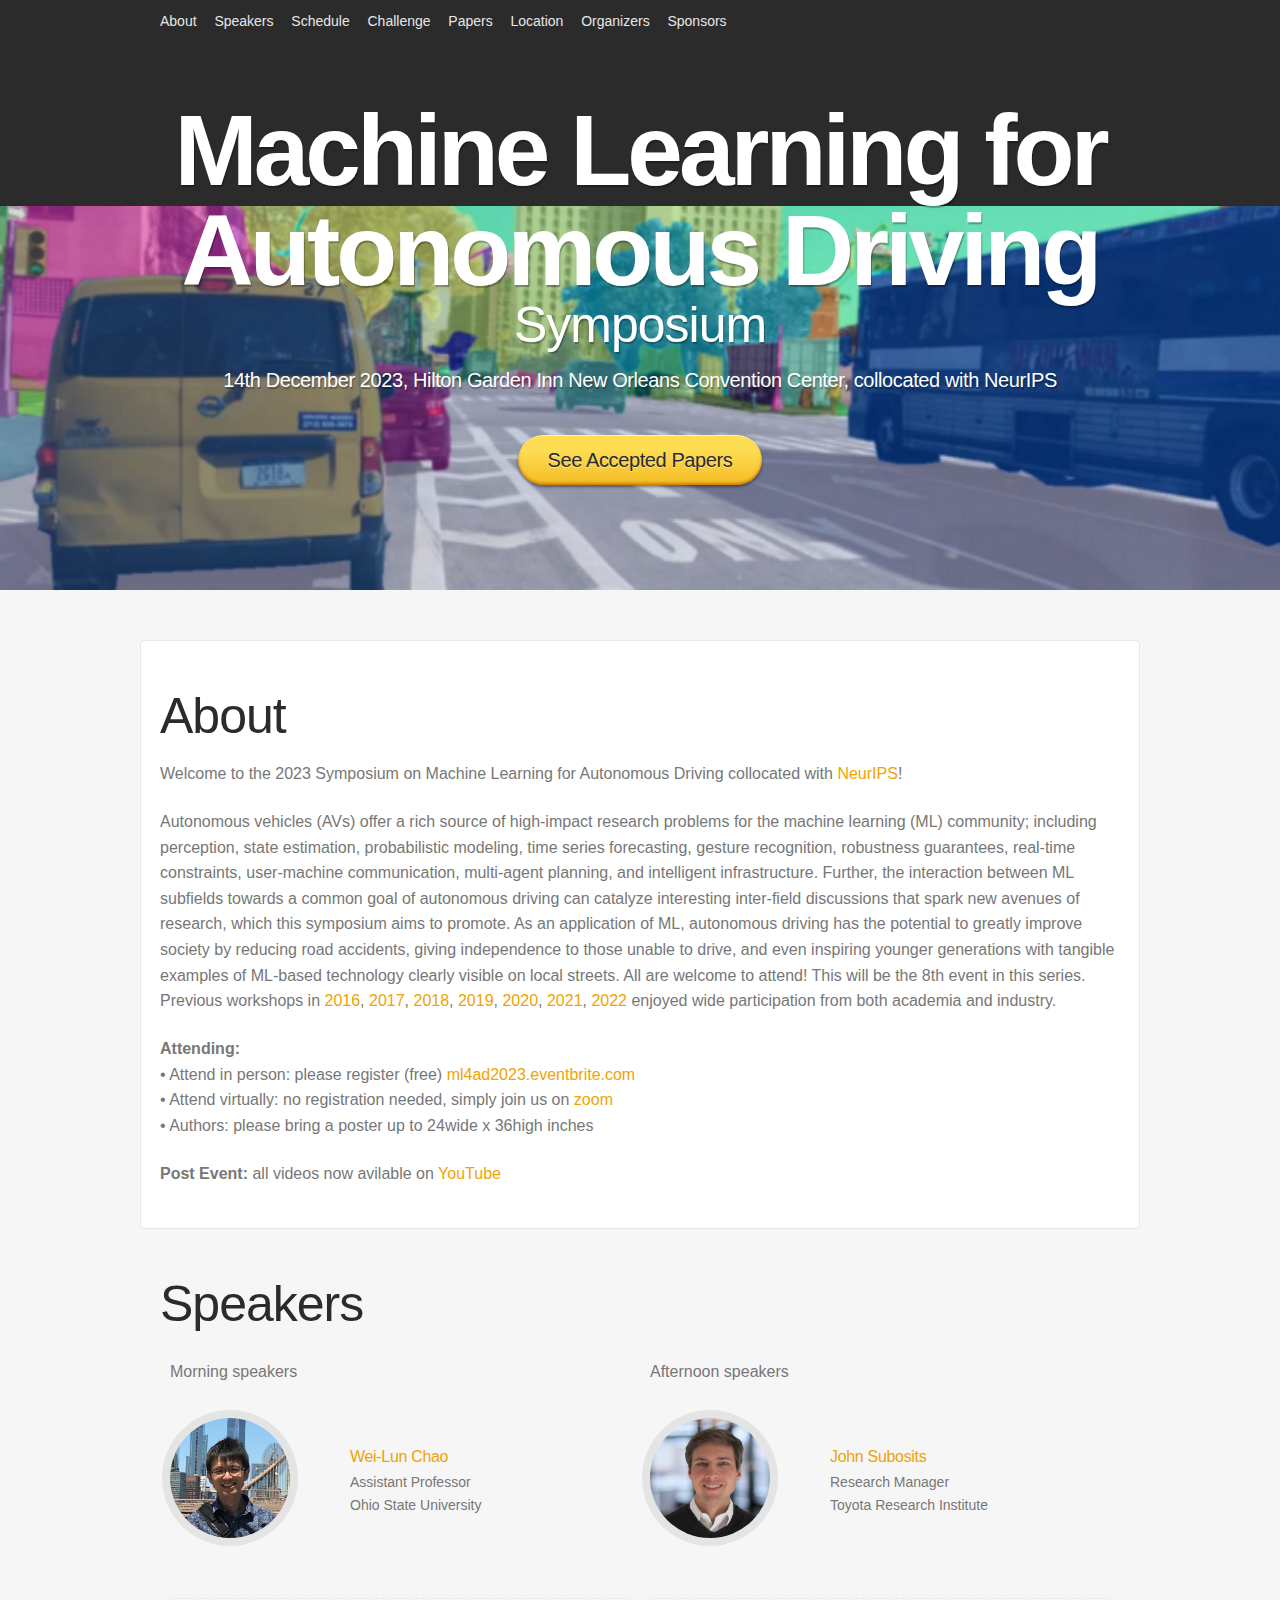
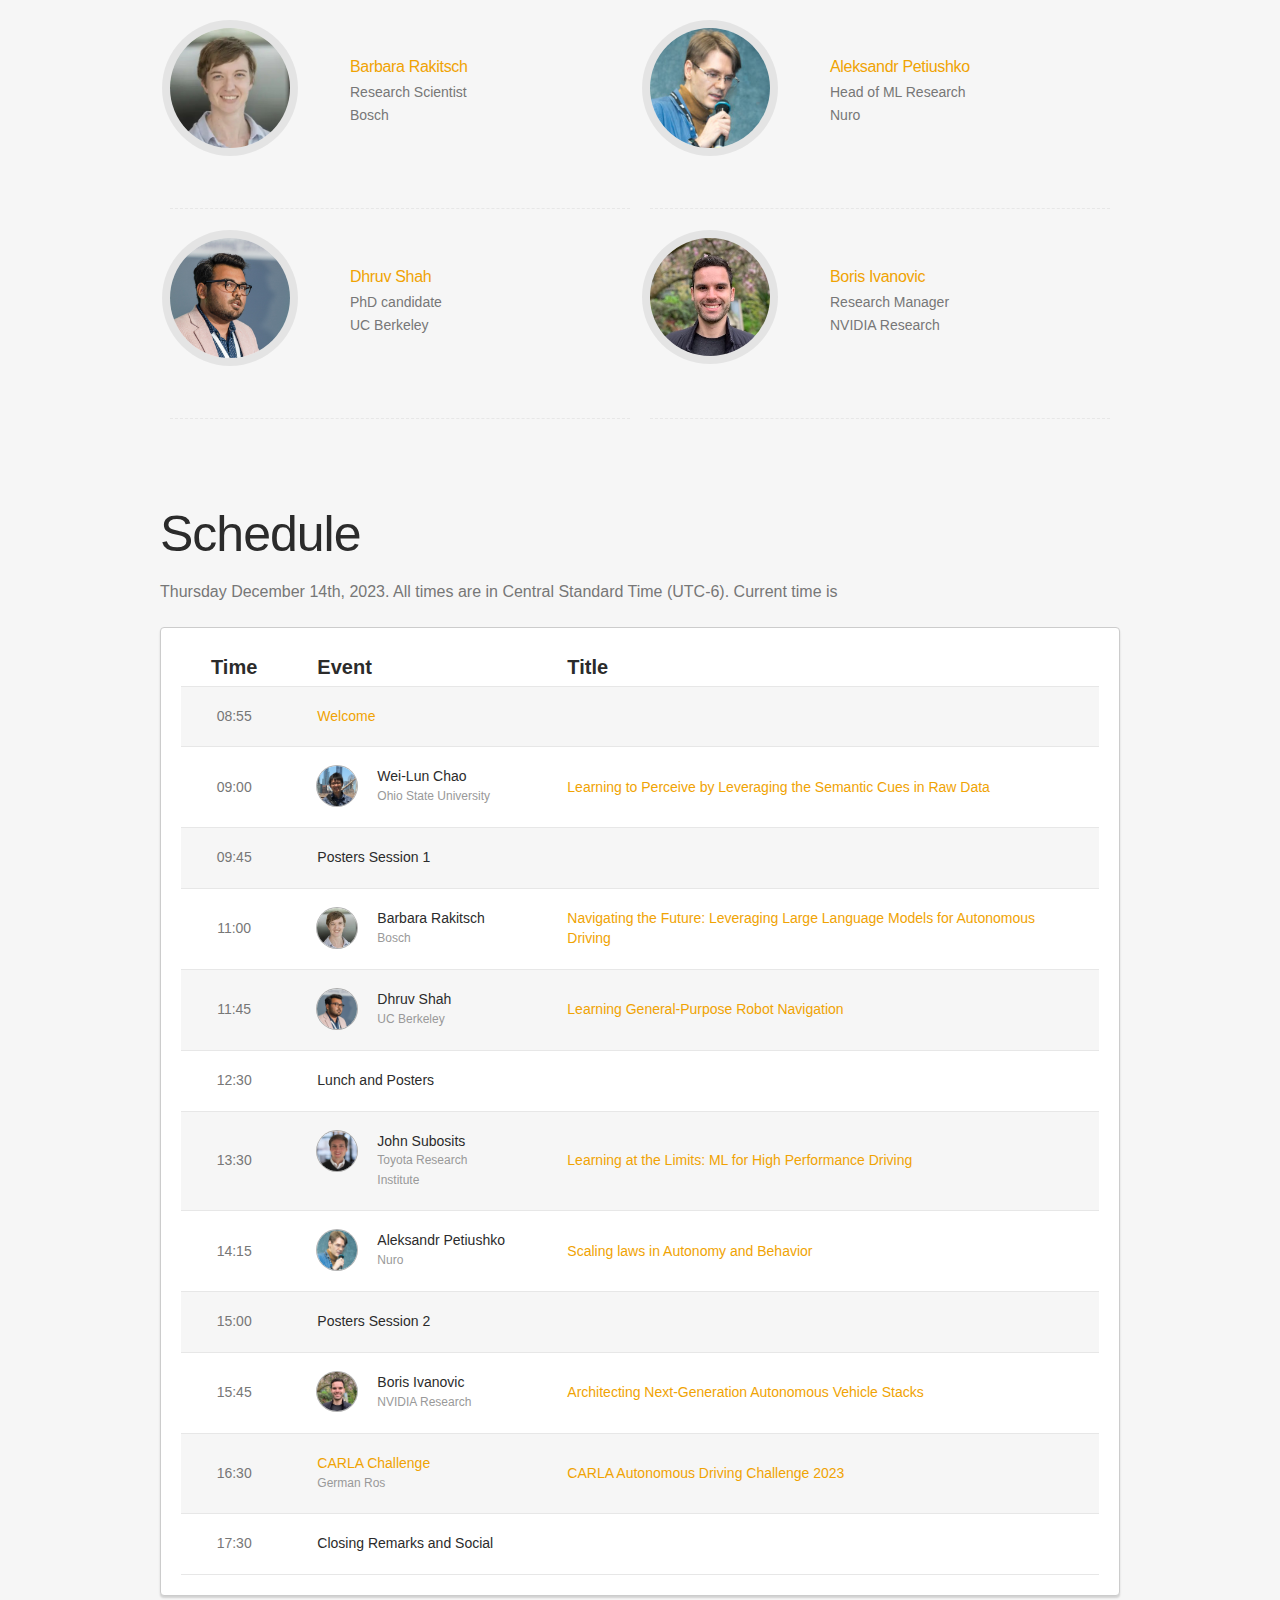
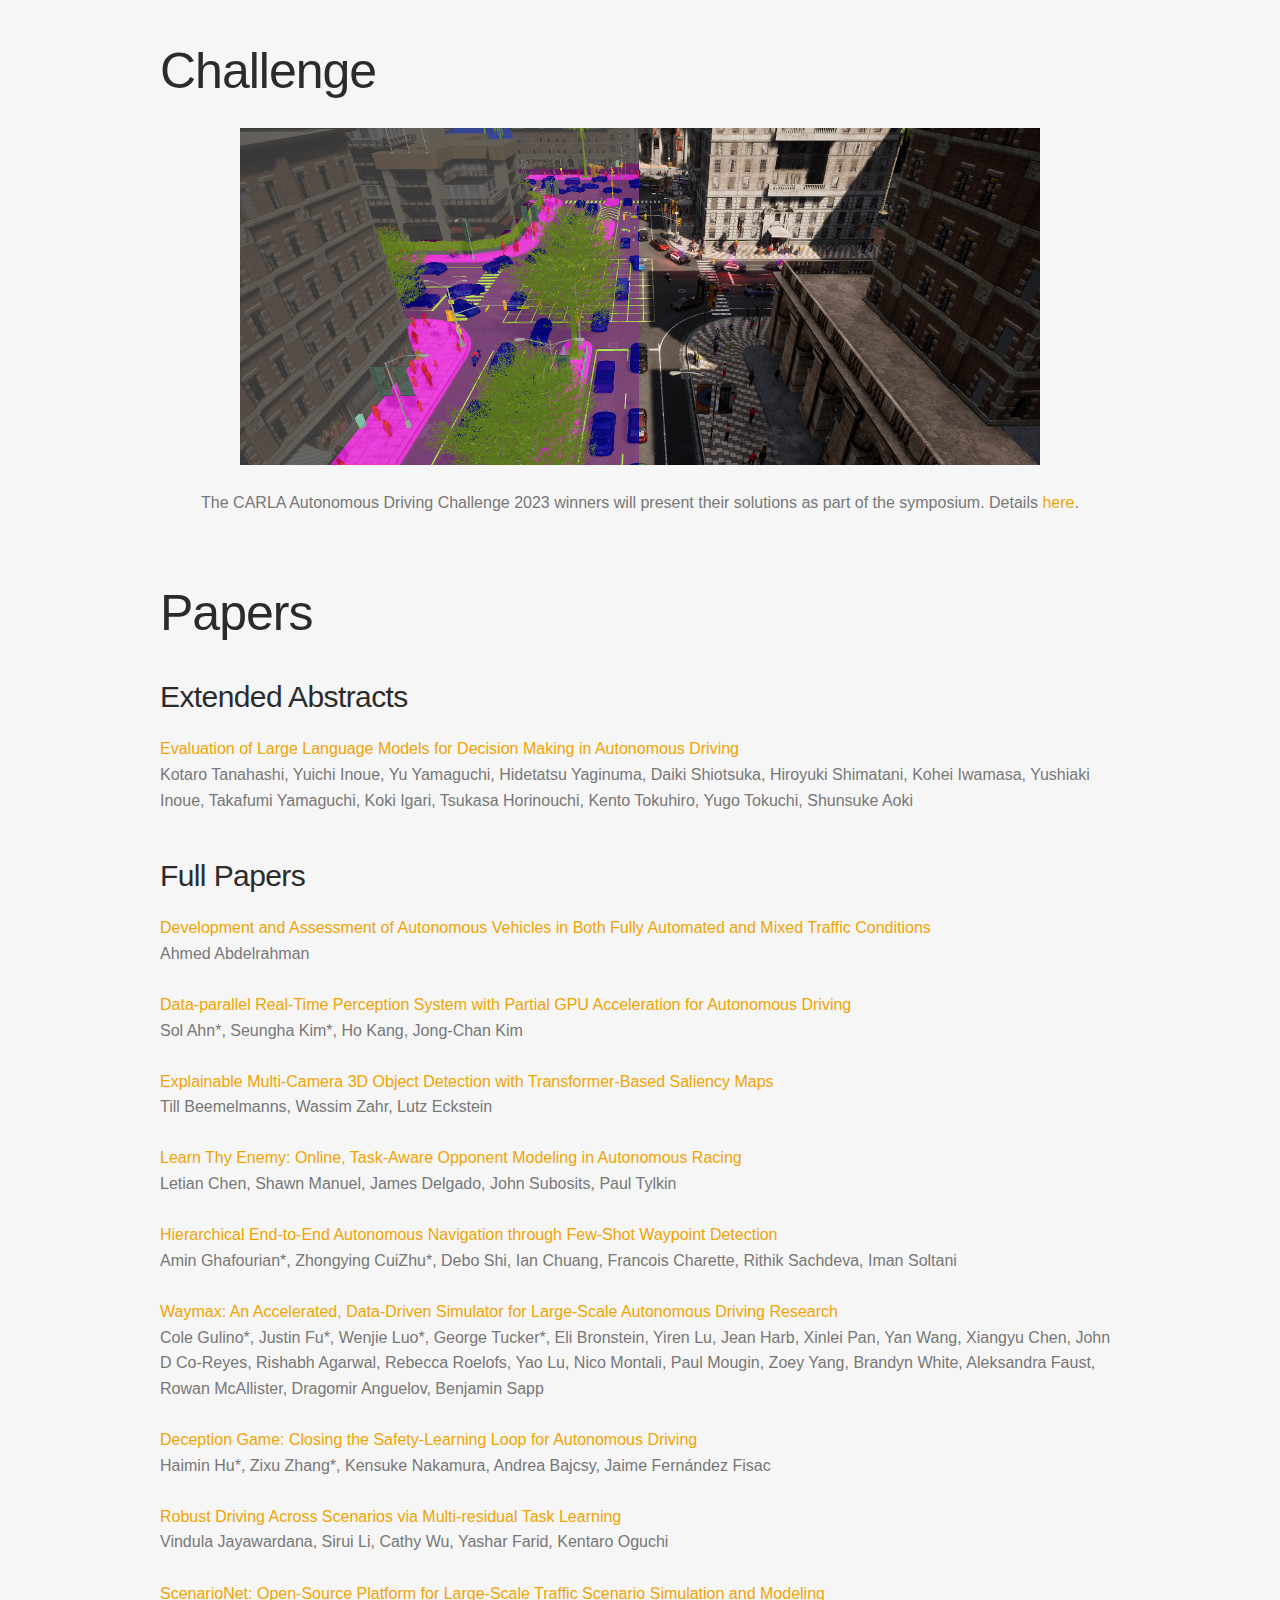
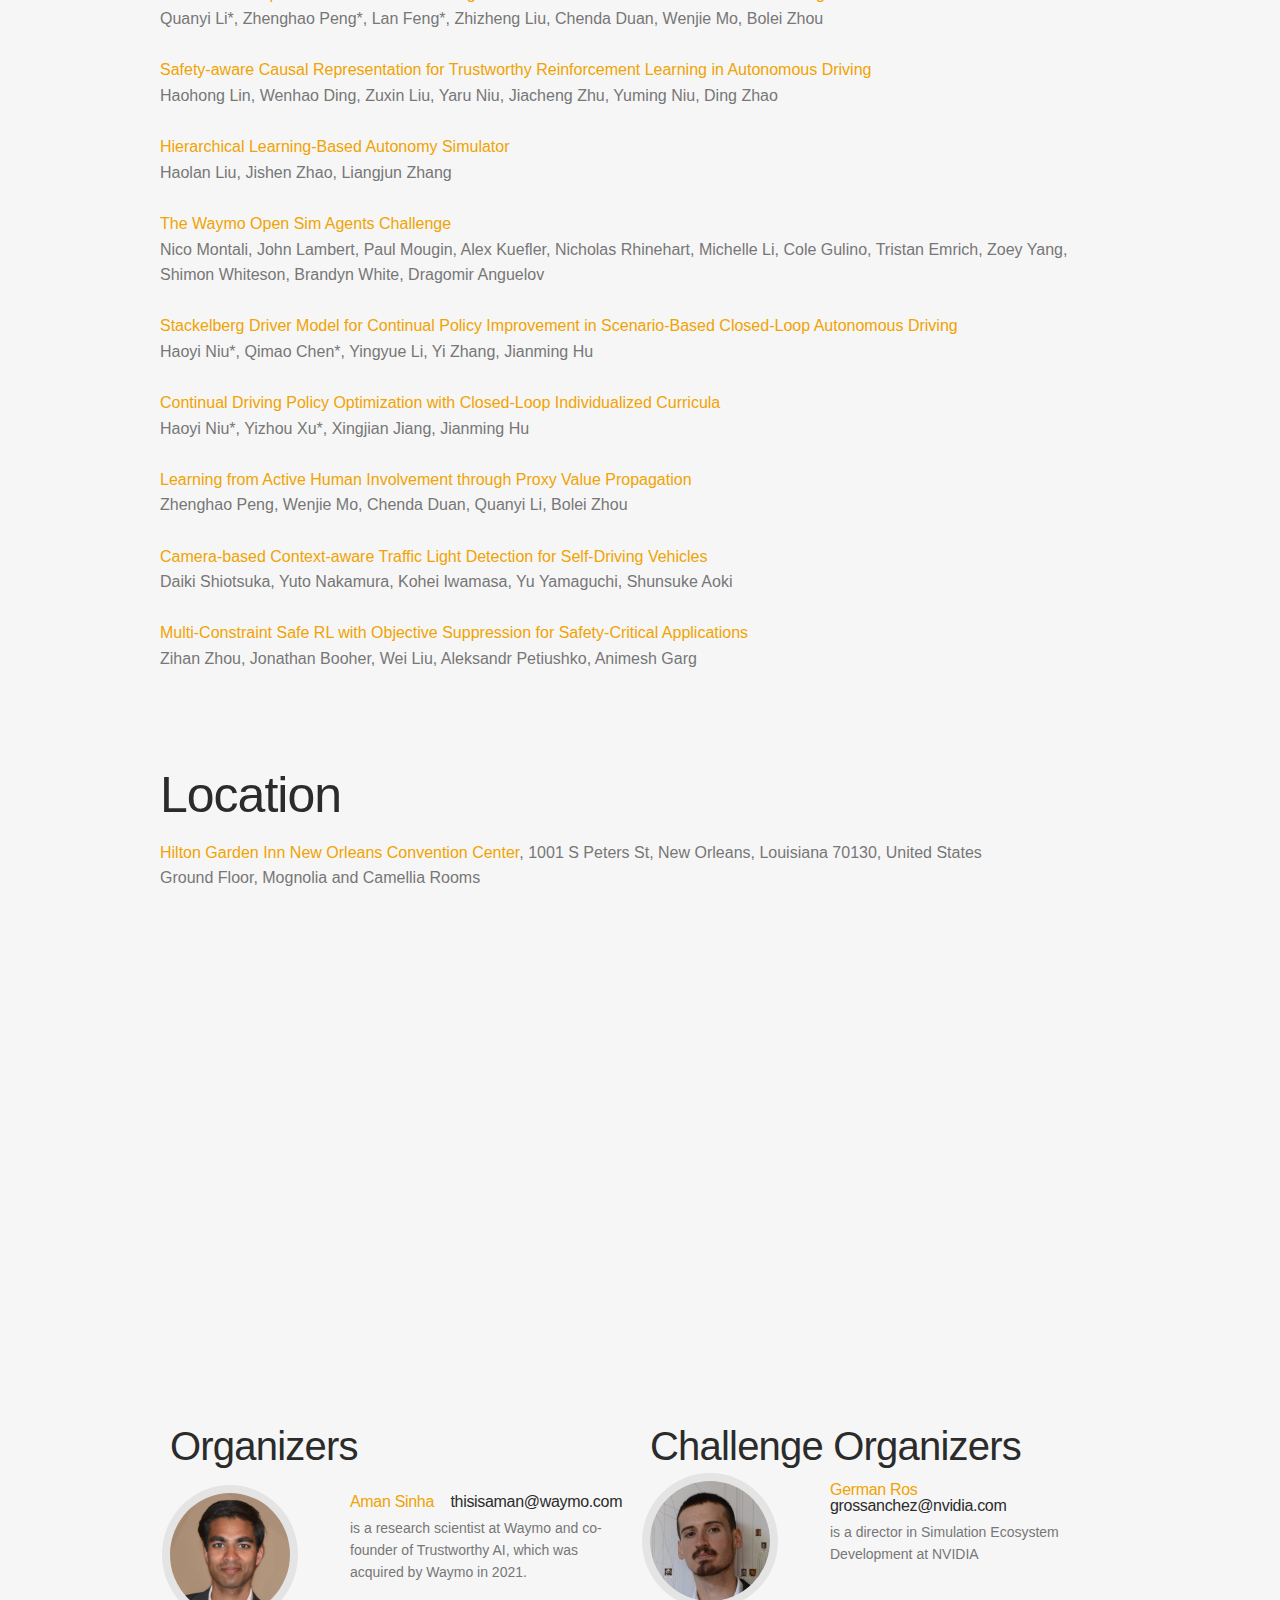
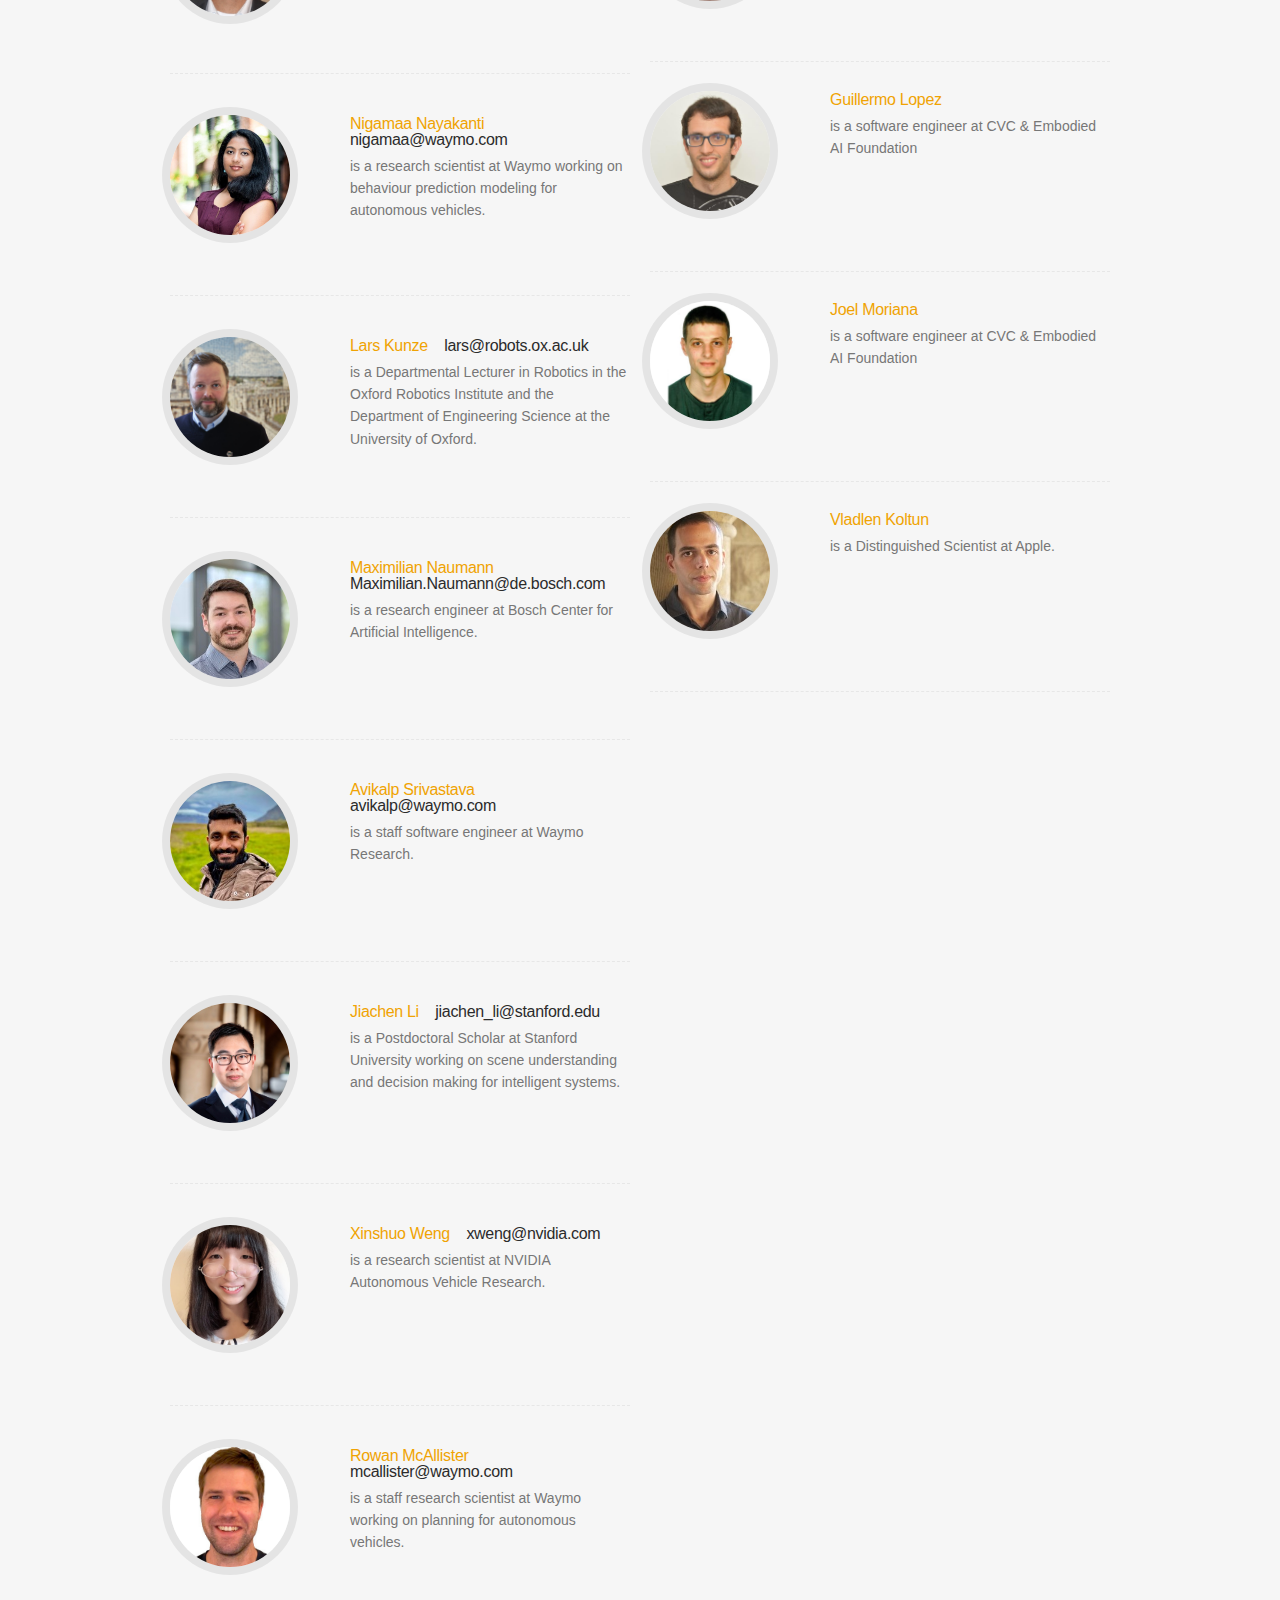
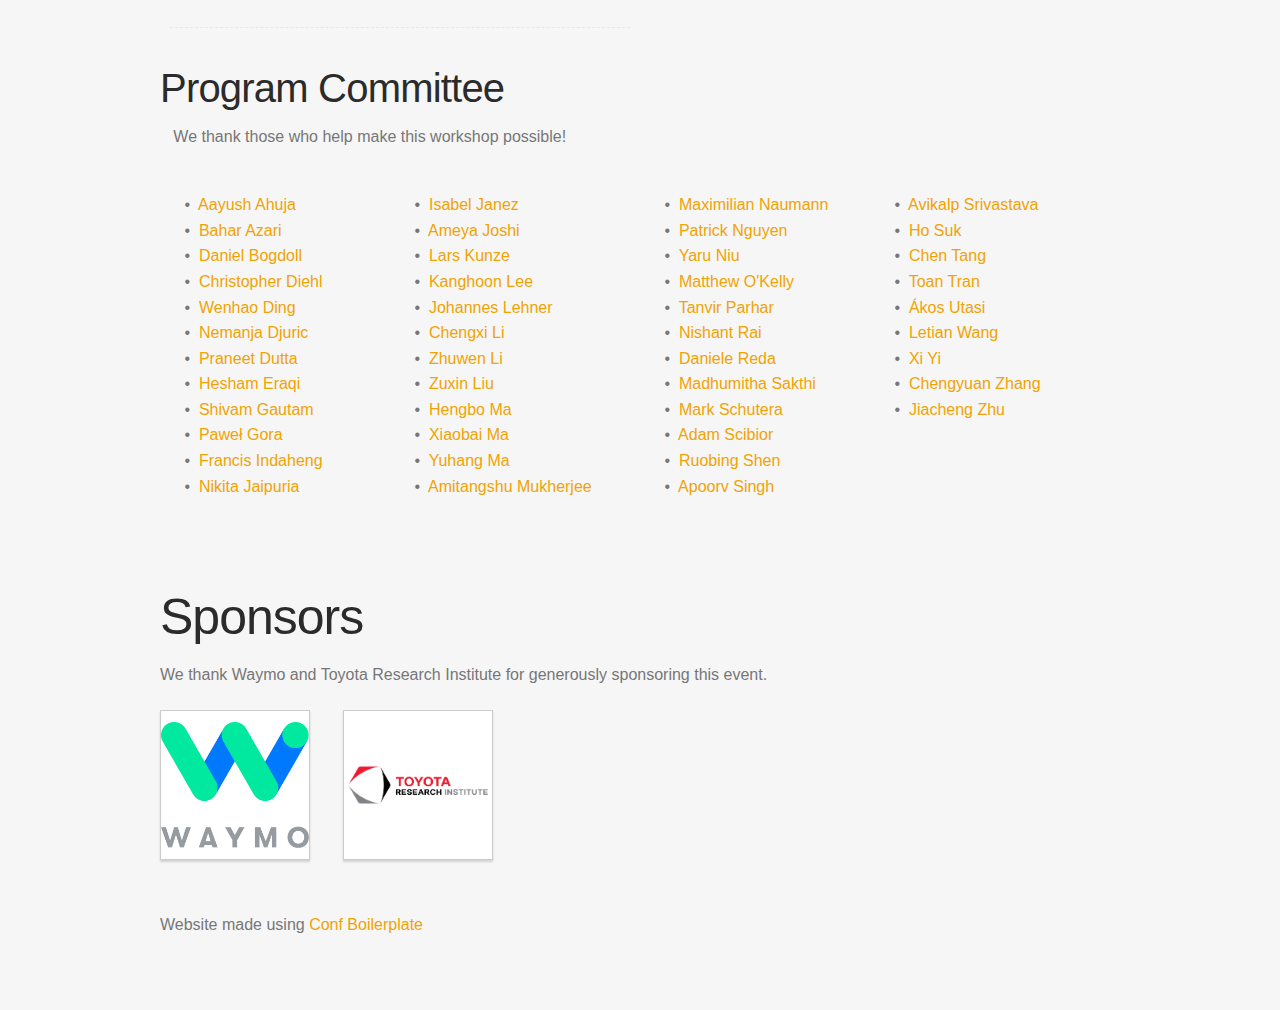
<file: 2023/index.html>
<!doctype html>
<html itemscope itemtype="http://schema.org/Event">
<head>
  <title itemprop="name">Machine Learning for Autonomous Driving</title>

  <meta charset="utf-8">
  <meta name="author" content="Machine Learning for Autonomous Driving" />
  <meta name="description" content="Symposium">
  <meta name="viewport" content="width=device-width">
  <meta http-equiv="X-UA-Compatible" content="IE=edge,chrome=1">

  <meta name="generator" content="Hugo 0.55.6" />
  <meta property="og:title" content="Symposium on Machine Learning for Autonomous Driving" />
<meta property="og:description" content="Symposium" />
<meta property="og:type" content="website" />
<meta property="og:url" content="https://ml4ad.github.io/" />


  <meta name="twitter:card" content="summary"/>
<meta name="twitter:title" content="Symposium on Machine Learning for Autonomous Driving"/>
<meta name="twitter:description" content="Symposium"/>


  <link rel="shortcut icon" href="https://ml4ad.github.io/img/favicon.ico" type="image/x-icon">
  <link rel="apple-touch-icon" href="https://ml4ad.github.io/img/apple-touch-icon.png">

  <link rel="stylesheet" type="text/css" href="https://ml4ad.github.io/css/main.css">

</head>
<body>
  <div class="global">

    <nav id="nav">
  <ul class="wrapper">
    
      <li class="nav-item">
        
        <a href="#about" title="About" class="nav-link">
          About
        </a>
      </li>
    
      <li class="nav-item">
        
        <a href="#speakers" title="Speakers" class="nav-link">
          Speakers
        </a>
      </li>
    
      <li class="nav-item">
        
        <a href="#schedule" title="Schedule" class="nav-link">
          Schedule
        </a>
      </li>
    
      <li class="nav-item">
        
        <a href="#challenge" title="Challenge" class="nav-link">
          Challenge
        </a>
      </li>
    
      <li class="nav-item">
        
        <a href="#papers" title="Papers" class="nav-link">
          Papers
        </a>
      </li>
    
      <li class="nav-item">
        
        <a href="#location" title="Location" class="nav-link">
          Location
        </a>
      </li>
    
      <li class="nav-item">
        
        <a href="#organizers" title="Organizers" class="nav-link">
          Organizers
        </a>
      </li>
    
      <li class="nav-item">
        
        <a href="#sponsors" title="Sponsors" class="nav-link">
          Sponsors
        </a>
      </li>
    
  </ul>
</nav>

<hr>

    

<header class="header">
  <div class="wrapper">
    <h1 class="logo-name">
      <a class="logo-link" href="#" title="Machine Learning for Autonomous Driving" itemprop="name">Machine Learning for Autonomous Driving</a>
    </h1>
    <h2 class="logo-link">Symposium</h2>
    
    <h2 class="tagline">14th December 2023, Hilton Garden Inn New Orleans Convention Center, collocated with NeurIPS</h2>
    

    <div class="call-action-area">
      

      
        
        <a href="#papers" class="call-action-link" title="See Accepted Papers">See Accepted Papers</a>
      

      
    </div>
  </div>
</header>

<hr>


    <div class="content" id="content">
      <div class="wrapper">
        
          <section class="about" id="about">
            <h2 class="section-title">About</h2>

<p>Welcome to the 2023 Symposium on Machine Learning for Autonomous Driving collocated with <a href="https://neurips.cc/" target="_blank">NeurIPS</a>!</p>

<p itemprop="description">Autonomous vehicles (AVs) offer a rich source of high-impact research problems for the machine learning (ML) community; including perception, state estimation, probabilistic modeling, time series forecasting, gesture recognition, robustness guarantees, real-time constraints, user-machine communication, multi-agent planning, and intelligent infrastructure. Further, the interaction between ML subfields towards a common goal of autonomous driving can catalyze interesting inter-field discussions that spark new avenues of research, which this symposium aims to promote. As an application of ML, autonomous driving has the potential to greatly improve society by reducing road accidents, giving independence to those unable to drive, and even inspiring younger generations with tangible examples of ML-based technology clearly visible on local streets. All are welcome to attend! This will be the 8th event in this series. Previous workshops in <a href="https://web.archive.org/web/20201010061133/https://sites.google.com/site/nips2016intelligenttrans/" target="_blank">2016</a>, <a href="https://web.archive.org/web/20201013220213/https://sites.google.com/site/nips2017mlits/" target="_blank">2017</a>, <a href="https://web.archive.org/web/20201023211745/https://sites.google.com/site/nips2018mlits/" target="_blank">2018</a>, <a href="https://ml4ad.github.io/2019" target="_blank">2019</a>, <a href="https://ml4ad.github.io/2020" target="_blank">2020</a>, <a href="https://ml4ad.github.io/2021" target="_blank">2021</a>, <a href="https://ml4ad.github.io/2022" target="_blank">2022</a> enjoyed wide participation from both academia and industry.</p>

<p>
<b>Attending:</b></br>
&#8226; Attend in person: please register (free) <a href="http://ml4ad2023.eventbrite.com" target="_blank">ml4ad2023.eventbrite.com</a> </br>
&#8226; Attend virtually: no registration needed, simply join us on <a href="https://us06web.zoom.us/j/88473775270" target="_blank">zoom</a></br>
&#8226; Authors: please bring a poster up to 24wide x 36high inches
</p>

<p>
<b>Post Event:</b> all videos now avilable on <a href="https://www.youtube.com/@ML4AD2023/videos" target="_blank">YouTube</a></br>
</p>



          </section>
        
          <section class="speakers" id="speakers">
            <h2 class="section-title">Speakers</h2>

<meta name="viewport" content="width=device-width, initial-scale=1">
<style>
* {
  box-sizing: border-box;
}

 
.column {
  float: left;
  width: 50%;
  padding: 10px;
}

</style>

<div class="row">
  <div class="column">
    <p>Morning speakers</p><br>
    <ul class="speakers-list">
    
      <li class="speakers-item" itemprop="performer" itemscope itemtype="http://schema.org/Person">
        <span class="speaker-photo">
          <a href="https://cse.osu.edu/people/chao.209" target="_blank"><img class="photo" src="https://ml4ad.github.io/img/wei-lun.jpg" alt="Wei-Lun Chao" itemprop="image"></a>
        </span>

        <h3 class="speech-title">
          
           
          
            
          
        </h3>

        <h3 class="speakers-name"><a href="https://cse.osu.edu/people/chao.209" target="_blank" title="Wei-Lun Chao"> Wei-Lun Chao </a>
        </h3>
        <p class="speakers-bio">Assistant Professor<br>Ohio State University</p>
      </li>
    
      <li class="speakers-item" itemprop="performer" itemscope itemtype="http://schema.org/Person">
        <span class="speaker-photo">
          <a href="https://www.bosch-ai.com/about-us/our-people/barbara-rakitsch/" target="_blank"><img class="photo" src="https://ml4ad.github.io/img/barbara.jpg" alt="Barbara Rakitsch" itemprop="image"></a>
        </span>

        <h3 class="speech-title">
          
           
          
            
          
        </h3>

        <h3 class="speakers-name"><a href="https://www.bosch-ai.com/about-us/our-people/barbara-rakitsch/" target="_blank" title="Barbara Rakitsch"> Barbara Rakitsch </a>
        </h3>
        <p class="speakers-bio">Research Scientist<br>Bosch</p>
      </li>
    
      <li class="speakers-item" itemprop="performer" itemscope itemtype="http://schema.org/Person">
        <span class="speaker-photo">
          <a href="https://people.eecs.berkeley.edu/~shah/" target="_blank"><img class="photo" src="https://ml4ad.github.io/img/dhruv.jpg" alt="Dhruv Shah" itemprop="image"></a>
        </span>

        <h3 class="speech-title">
          
           
          
            
          
        </h3>

        <h3 class="speakers-name"><a href="https://people.eecs.berkeley.edu/~shah/" target="_blank" title="Dhruv Shah"> Dhruv Shah </a>
        </h3>
        <p class="speakers-bio">PhD candidate<br>UC Berkeley</p>
      </li>
    
    </ul>
  </div>
  <div class="column">
    <p>Afternoon speakers</p><br>
    <ul class="speakers-list">
    
      <li class="speakers-item" itemprop="performer" itemscope itemtype="http://schema.org/Person">
        <span class="speaker-photo">
          <a href="https://www.tri.global/about-us/dr-john-subosits" target="_blank"><img class="photo" src="https://ml4ad.github.io/img/john.jpg" alt="John Subosits" itemprop="image"></a>
        </span>

        <h3 class="speech-title">
          
          
          
          
          
        </h3>

        <h3 class="speakers-name"><a href="https://www.tri.global/about-us/dr-john-subosits" target="_blank" title="John Subosits"> John Subosits </a>
        </h3>
        <p class="speakers-bio">Research Manager<br>Toyota Research Institute</p>
      </li>
    
      <li class="speakers-item" itemprop="performer" itemscope itemtype="http://schema.org/Person">
        <span class="speaker-photo">
          <a href="https://petiushko.info/" target="_blank"><img class="photo" src="https://ml4ad.github.io/img/aleksandr.jpg" alt="Aleksandr Petiushko" itemprop="image"></a>
        </span>

        <h3 class="speech-title">
          
          
          
          
          
        </h3>

        <h3 class="speakers-name"><a href="https://petiushko.info/" target="_blank" title="Aleksandr Petiushko"> Aleksandr Petiushko </a>
        </h3>
        <p class="speakers-bio">Head of ML Research<br>Nuro</p>
      </li>
    
      <li class="speakers-item" itemprop="performer" itemscope itemtype="http://schema.org/Person">
        <span class="speaker-photo">
          <a href="https://www.borisivanovic.com/" target="_blank"><img class="photo" src="https://ml4ad.github.io/img/boris.jpg" alt="Boris Ivanovic" itemprop="image"></a>
        </span>

        <h3 class="speech-title">
          
          
          
          
          
        </h3>

        <h3 class="speakers-name"><a href="https://www.borisivanovic.com/" target="_blank" title="Boris Ivanovic"> Boris Ivanovic </a>
        </h3>
        <p class="speakers-bio">Research Manager<br>NVIDIA Research</p>
      </li>
    
    </ul>
  </div>
</div>

          </section>
        
          <section class="schedule" id="schedule">
            <h2 class="section-title">Schedule</h2>

<p>Thursday December 14th, 2023. All times are in Central Standard Time (UTC-6). Current time is <span id="centraltime"></span>

</p>

<div class="schedule-tbl">

  

  <table>
    <thead>
      <tr>
        <th class="schedule-time">Time</th>
        <th class="schedule-slot">Event</th>
        <th class="schedule-description">Title</th>
      </tr>
    </thead>
    <tbody>
      
        
          <tr>
            <td class="schedule-time">08:55</td>
            <td class="schedule-slot">
            

              
            
              <a href=https://www.youtube.com/watch?v&#61;O4R9SERC5gs target="_blank">Welcome</a>
            
              <span class="speakers-company"></span>
            </td>
            
              <td class="schedule-description"></td>
            
          </tr>
        
      
        
          <tr>
            <td class="schedule-time">09:00</td>
            <td class="schedule-slot">
            
              <span class="speaker-photo">
                <img class="photo" src="https://ml4ad.github.io/img/wei-lun.jpg" alt="Wei-Lun Chao">
              </span>
            

              
            
              Wei-Lun Chao
            
              <span class="speakers-company">Ohio State University</span>
            </td>
            
              
              <td class="schedule-description"><a href=https://www.youtube.com/watch?v&#61;ko_txNdNEAA target="_blank">Learning to Perceive by Leveraging the Semantic Cues in Raw Data</a>
            
          </tr>
        
      
        
          <tr>
            <td class="schedule-time">09:45</td>
            <td class="schedule-slot">
            

              
            
              Posters Session 1
            
              <span class="speakers-company"></span>
            </td>
            
              <td class="schedule-description"></td>
            
          </tr>
        
      
        
          <tr>
            <td class="schedule-time">11:00</td>
            <td class="schedule-slot">
            
              <span class="speaker-photo">
                <img class="photo" src="https://ml4ad.github.io/img/barbara.jpg" alt="Barbara Rakitsch">
              </span>
            

              
            
              Barbara Rakitsch
            
              <span class="speakers-company">Bosch</span>
            </td>
            
              
              <td class="schedule-description"><a href=https://www.youtube.com/watch?v&#61;io4bg9UYkqs target="_blank">Navigating the Future: Leveraging Large Language Models for Autonomous Driving</a>
            
          </tr>
        
      
        
          <tr>
            <td class="schedule-time">11:45</td>
            <td class="schedule-slot">
            
              <span class="speaker-photo">
                <img class="photo" src="https://ml4ad.github.io/img/dhruv.jpg" alt="Dhruv Shah">
              </span>
            

              
            
              Dhruv Shah
            
              <span class="speakers-company">UC Berkeley</span>
            </td>
            
              
              <td class="schedule-description"><a href=https://www.youtube.com/watch?v&#61;RnK5OqswhnY target="_blank">Learning General-Purpose Robot Navigation</a>
            
          </tr>
        
      
        
          <tr>
            <td class="schedule-time">12:30</td>
            <td class="schedule-slot">
            

              
            
              Lunch and Posters
            
              <span class="speakers-company"></span>
            </td>
            
              <td class="schedule-description"></td>
            
          </tr>
        
      
        
          <tr>
            <td class="schedule-time">13:30</td>
            <td class="schedule-slot">
            
              <span class="speaker-photo">
                <img class="photo" src="https://ml4ad.github.io/img/john.jpg" alt="John Subosits">
              </span>
            

              
            
              John Subosits
            
              <span class="speakers-company">Toyota Research Institute</span>
            </td>
            
              
              <td class="schedule-description"><a href=https://www.youtube.com/watch?v&#61;5qOJyL5COyA target="_blank">Learning at the Limits: ML for High Performance Driving</a>
            
          </tr>
        
      
        
          <tr>
            <td class="schedule-time">14:15</td>
            <td class="schedule-slot">
            
              <span class="speaker-photo">
                <img class="photo" src="https://ml4ad.github.io/img/aleksandr.jpg" alt="Aleksandr Petiushko">
              </span>
            

              
            
              Aleksandr Petiushko
            
              <span class="speakers-company">Nuro</span>
            </td>
            
              
              <td class="schedule-description"><a href=https://www.youtube.com/watch?v&#61;gODUXkh23eY target="_blank">Scaling laws in Autonomy and Behavior</a>
            
          </tr>
        
      
        
          <tr>
            <td class="schedule-time">15:00</td>
            <td class="schedule-slot">
            

              
            
              Posters Session 2
            
              <span class="speakers-company"></span>
            </td>
            
              <td class="schedule-description"></td>
            
          </tr>
        
      
        
          <tr>
            <td class="schedule-time">15:45</td>
            <td class="schedule-slot">
            
              <span class="speaker-photo">
                <img class="photo" src="https://ml4ad.github.io/img/boris.jpg" alt="Boris Ivanovic">
              </span>
            

              
            
              Boris Ivanovic
            
              <span class="speakers-company">NVIDIA Research</span>
            </td>
            
              
              <td class="schedule-description"><a href=https://www.youtube.com/watch?v&#61;yOxOqR99Nh8&amp;t&#61;664s target="_blank">Architecting Next-Generation Autonomous Vehicle Stacks</a>
            
          </tr>
        
      
        
          <tr>
            <td class="schedule-time">16:30</td>
            <td class="schedule-slot">
            

              
            
              <a href=https://leaderboard.carla.org/challenge/ target="_blank">CARLA Challenge</a>
            
              <span class="speakers-company">German Ros</span>
            </td>
            
              
              <td class="schedule-description"><a href=https://www.youtube.com/watch?v&#61;_TdaYkfhav4 target="_blank">CARLA Autonomous Driving Challenge 2023</a>
            
          </tr>
        
      
        
          <tr>
            <td class="schedule-time">17:30</td>
            <td class="schedule-slot">
            

              
            
              Closing Remarks and Social
            
              <span class="speakers-company"></span>
            </td>
            
              <td class="schedule-description"></td>
            
          </tr>
        
      
    </tbody>
  </table>
</div>



<script>
  
  var x = setInterval(function() {
    var d = new Date();
    var n = d.toLocaleTimeString("en-US", {timeZone: "America/Chicago", hour: '2-digit', minute:'2-digit', hour12: false})
    document.getElementById("centraltime").innerHTML = n
  }, 1000);
</script>


          </section>
        
          <section class="challenge" id="challenge">
            <h2 class="section-title">Challenge</h2>



<br>
<center><p><img src="https://ml4ad.github.io/img/challenge.jpg"><br><br>The CARLA Autonomous Driving Challenge 2023 winners will present their solutions as part of the symposium. Details <a href="https://leaderboard.carla.org/challenge/" target="_blank">here</a>.</p></center>







          </section>
        
          <section class="papers" id="papers">
            
<h2 class="section-title">Papers</h2>

<br><br>
<h4 class="section-title">Extended Abstracts</h4>
<br>

<p>

<a href="https://ml4ad.github.io/files/papers2023/Evaluation of Large Language Models for Decision Making in Autonomous Driving.pdf" target="_blank">Evaluation of Large Language Models for Decision Making in Autonomous Driving</a><br>
Kotaro Tanahashi, Yuichi Inoue, Yu Yamaguchi, Hidetatsu Yaginuma, Daiki Shiotsuka, Hiroyuki Shimatani, Kohei Iwamasa, Yushiaki Inoue, Takafumi Yamaguchi, Koki Igari, Tsukasa Horinouchi, Kento Tokuhiro, Yugo Tokuchi, Shunsuke Aoki
<br><br> 

</p>

<h4 class="section-title">Full Papers</h4>
<br>

<p>

<a href="https://ml4ad.github.io/files/papers2023/Development and Assessment of Autonomous Vehicles in Both Fully Automated and Mixed Traffic Conditions.pdf" target="_blank">Development and Assessment of Autonomous Vehicles in Both Fully Automated and Mixed Traffic Conditions</a><br>
Ahmed Abdelrahman
<br><br> 

<a href="https://ml4ad.github.io/files/papers2023/Data-parallel Real-Time Perception System with Partial GPU Acceleration for Autonomous Driving.pdf" target="_blank">Data-parallel Real-Time Perception System with Partial GPU Acceleration for Autonomous Driving</a><br>
Sol Ahn*, Seungha Kim*, Ho Kang, Jong-Chan Kim
<br><br> 

<a href="https://ml4ad.github.io/files/papers2023/Explainable Multi-Camera 3D Object Detection with Transformer-Based Saliency Maps.pdf" target="_blank">Explainable Multi-Camera 3D Object Detection with Transformer-Based Saliency Maps</a><br>
Till Beemelmanns, Wassim Zahr, Lutz Eckstein
<br><br> 

<a href="https://ml4ad.github.io/files/papers2023/Learn Thy Enemy, Online, Task-Aware Opponent Modeling in Autonomous Racing.pdf" target="_blank">Learn Thy Enemy: Online, Task-Aware Opponent Modeling in Autonomous Racing</a><br>
Letian Chen, Shawn Manuel, James Delgado, John Subosits, Paul Tylkin
<br><br> 

<a href="https://ml4ad.github.io/files/papers2023/Hierarchical End-to-End Autonomous Navigation through Few-Shot Waypoint Detection.pdf" target="_blank">Hierarchical End-to-End Autonomous Navigation through Few-Shot Waypoint Detection</a><br>
Amin Ghafourian*, Zhongying CuiZhu*, Debo Shi, Ian Chuang, Francois Charette, Rithik Sachdeva, Iman Soltani
<br><br> 

<a href="https://ml4ad.github.io/files/papers2023/Waymax, An Accelerated, Data-Driven Simulator for Large-Scale Autonomous Driving Research.pdf" target="_blank">Waymax: An Accelerated, Data-Driven Simulator for Large-Scale Autonomous Driving Research</a><br>
Cole Gulino*, Justin Fu*, Wenjie Luo*, George Tucker*, Eli Bronstein, Yiren Lu, Jean Harb, Xinlei Pan, Yan Wang, Xiangyu Chen, John D Co-Reyes, Rishabh Agarwal, Rebecca Roelofs, Yao Lu, Nico Montali, Paul Mougin, Zoey Yang, Brandyn White, Aleksandra Faust, Rowan McAllister, Dragomir Anguelov, Benjamin Sapp
<br><br> 

<a href="https://ml4ad.github.io/files/papers2023/Deception Game, Closing the Safety-Learning Loop for Autonomous Driving.pdf" target="_blank">Deception Game: Closing the Safety-Learning Loop for Autonomous Driving</a><br>
Haimin Hu*, Zixu Zhang*, Kensuke Nakamura, Andrea Bajcsy, Jaime Fernández Fisac
<br><br> 

<a href="https://ml4ad.github.io/files/papers2023/Robust Driving Across Scenarios via Multi-residual Task Learning.pdf" target="_blank">Robust Driving Across Scenarios via Multi-residual Task Learning</a><br>
Vindula Jayawardana, Sirui Li, Cathy Wu, Yashar Farid, Kentaro Oguchi
<br><br> 

<a href="https://ml4ad.github.io/files/papers2023/ScenarioNet, Open-Source Platform for Large-Scale Traffic Scenario Simulation and Modeling.pdf" target="_blank">ScenarioNet: Open-Source Platform for Large-Scale Traffic Scenario Simulation and Modeling</a><br>
Quanyi Li*, Zhenghao Peng*, Lan Feng*, Zhizheng Liu, Chenda Duan, Wenjie Mo, Bolei Zhou
<br><br> 

<a href="https://ml4ad.github.io/files/papers2023/Safety-aware Causal Representation for Trustworthy Reinforcement Learning in Autonomous Driving.pdf" target="_blank">Safety-aware Causal Representation for Trustworthy Reinforcement Learning in Autonomous Driving</a><br>
Haohong Lin, Wenhao Ding, Zuxin Liu, Yaru Niu, Jiacheng Zhu, Yuming Niu, Ding Zhao
<br><br> 

<a href="https://ml4ad.github.io/files/papers2023/Hierarchical Learning-Based Autonomy Simulator.pdf" target="_blank">Hierarchical Learning-Based Autonomy Simulator</a><br>
Haolan Liu, Jishen Zhao, Liangjun Zhang
<br><br> 

<a href="https://ml4ad.github.io/files/papers2023/The Waymo Open Sim Agents Challenge.pdf" target="_blank">The Waymo Open Sim Agents Challenge</a><br>
Nico Montali, John Lambert, Paul Mougin, Alex Kuefler, Nicholas Rhinehart, Michelle Li, Cole Gulino, Tristan Emrich, Zoey Yang, Shimon Whiteson, Brandyn White, Dragomir Anguelov
<br><br> 

<a href="https://ml4ad.github.io/files/papers2023/Stackelberg Driver Model for Continual Policy Improvement in Scenario-Based Closed-Loop Autonomous Driving.pdf" target="_blank">Stackelberg Driver Model for Continual Policy Improvement in Scenario-Based Closed-Loop Autonomous Driving</a><br>
Haoyi Niu*, Qimao Chen*, Yingyue Li, Yi Zhang, Jianming Hu
<br><br> 

<a href="https://ml4ad.github.io/files/papers2023/Continual Driving Policy Optimization with Closed-Loop Individualized Curricula.pdf" target="_blank">Continual Driving Policy Optimization with Closed-Loop Individualized Curricula</a><br>
Haoyi Niu*, Yizhou Xu*, Xingjian Jiang, Jianming Hu
<br><br> 

<a href="https://ml4ad.github.io/files/papers2023/Learning from Active Human Involvement through Proxy Value Propagation.pdf" target="_blank">Learning from Active Human Involvement through Proxy Value Propagation</a><br>
Zhenghao Peng, Wenjie Mo, Chenda Duan, Quanyi Li, Bolei Zhou
<br><br> 

<a href="https://ml4ad.github.io/files/papers2023/Camera-based Context-aware Traffic Light Detection for Self-Driving Vehicles.pdf" target="_blank">Camera-based Context-aware Traffic Light Detection for Self-Driving Vehicles</a><br>
Daiki Shiotsuka, Yuto Nakamura, Kohei Iwamasa, Yu Yamaguchi, Shunsuke Aoki
<br><br> 

<a href="https://ml4ad.github.io/files/papers2023/Multi-Constraint Safe RL with Objective Suppression for Safety-Critical Applications.pdf" target="_blank">Multi-Constraint Safe RL with Objective Suppression for Safety-Critical Applications</a><br>
Zihan Zhou, Jonathan Booher, Wei Liu, Aleksandr Petiushko, Animesh Garg
<br><br> 

</p>









          </section>
        
          <section class="location" id="location">
            <h2 class="section-title">Location</h2>



<p>
<a href="https://maps.app.goo.gl/wmrYMRv5sYknUw3fA" target="_blank">Hilton Garden Inn New Orleans Convention Center</a>, 1001 S Peters St, New Orleans, Louisiana 70130, United States</br>
Ground Floor, Mognolia and Camellia Rooms
</p>

<iframe src="https://www.google.com/maps/embed?pb=!1m18!1m12!1m3!1d3457.32684413132!2d-90.06861088813483!3d29.941275974871374!2m3!1f0!2f0!3f0!3m2!1i1024!2i768!4f13.1!3m3!1m2!1s0x8620a67031d88275%3A0x4434eee6dfa64370!2sHilton%20Garden%20Inn%20New%20Orleans%20Convention%20Center!5e0!3m2!1sen!2sus!4v1695701080089!5m2!1sen!2sus" width="600" height="450" style="border:0;" allowfullscreen="" loading="lazy" referrerpolicy="no-referrer-when-downgrade"></iframe>




          </section>
        
          <section class="organizers" id="organizers">
            <div class="row" id="allorganizers">
<div class="column" id="conference-organizers">
<h3 class="section-title">Organizers</h3>
<ul class="organizers-list">

  <br>
  <li class="organizers-item" itemprop="performer" itemscope itemtype="http://schema.org/Person">
    <span class="organizer-photo">
      <a href="https://amansinha.com/" target="_blank"><img class="photo" src="https://ml4ad.github.io/img/aman.jpg" alt="Aman Sinha" itemprop="image"></a>
    </span>

    <h3 class="organizers-name"><a href="https://amansinha.com/" target="_blank" title="Aman Sinha"> Aman Sinha </a>
    &nbsp;&nbsp; thisisaman@waymo.com
    </h3>
    <p class="organizers-bio">is a research scientist at Waymo and co-founder of Trustworthy AI, which was acquired by Waymo in 2021.</p>
  </li>

  <br>
  <li class="organizers-item" itemprop="performer" itemscope itemtype="http://schema.org/Person">
    <span class="organizer-photo">
      <a href="https://www.linkedin.com/in/nigamaa-nayakanti/" target="_blank"><img class="photo" src="https://ml4ad.github.io/img/nigamaa.jpg" alt="Nigamaa Nayakanti" itemprop="image"></a>
    </span>

    <h3 class="organizers-name"><a href="https://www.linkedin.com/in/nigamaa-nayakanti/" target="_blank" title="Nigamaa Nayakanti"> Nigamaa Nayakanti </a>
    &nbsp;&nbsp; nigamaa@waymo.com
    </h3>
    <p class="organizers-bio">is a research scientist at Waymo working on behaviour prediction modeling for autonomous vehicles.</p>
  </li>

  <br>
  <li class="organizers-item" itemprop="performer" itemscope itemtype="http://schema.org/Person">
    <span class="organizer-photo">
      <a href="https://ori.ox.ac.uk/people/lars-kunze/" target="_blank"><img class="photo" src="https://ml4ad.github.io/img/lars.jpg" alt="Lars Kunze" itemprop="image"></a>
    </span>

    <h3 class="organizers-name"><a href="https://ori.ox.ac.uk/people/lars-kunze/" target="_blank" title="Lars Kunze"> Lars Kunze </a>
    &nbsp;&nbsp; lars@robots.ox.ac.uk
    </h3>
    <p class="organizers-bio">is a Departmental Lecturer in Robotics in the Oxford Robotics Institute and the Department of Engineering Science at the University of Oxford.</p>
  </li>

  <br>
  <li class="organizers-item" itemprop="performer" itemscope itemtype="http://schema.org/Person">
    <span class="organizer-photo">
      <a href="https://m-naumann.github.io/" target="_blank"><img class="photo" src="https://ml4ad.github.io/img/maximilian.jpeg" alt="Maximilian Naumann" itemprop="image"></a>
    </span>

    <h3 class="organizers-name"><a href="https://m-naumann.github.io/" target="_blank" title="Maximilian Naumann"> Maximilian Naumann </a>
    &nbsp;&nbsp; Maximilian.Naumann@de.bosch.com
    </h3>
    <p class="organizers-bio">is a research engineer at Bosch Center for Artificial Intelligence.</p>
  </li>

  <br>
  <li class="organizers-item" itemprop="performer" itemscope itemtype="http://schema.org/Person">
    <span class="organizer-photo">
      <a href="https://www.linkedin.com/in/avikalp-srivastava/" target="_blank"><img class="photo" src="https://ml4ad.github.io/img/avikalp.jpeg" alt="Avikalp Srivastava" itemprop="image"></a>
    </span>

    <h3 class="organizers-name"><a href="https://www.linkedin.com/in/avikalp-srivastava/" target="_blank" title="Avikalp Srivastava"> Avikalp Srivastava </a>
    &nbsp;&nbsp; avikalp@waymo.com
    </h3>
    <p class="organizers-bio">is a staff software engineer at Waymo Research.</p>
  </li>

  <br>
  <li class="organizers-item" itemprop="performer" itemscope itemtype="http://schema.org/Person">
    <span class="organizer-photo">
      <a href="https://jiachenli94.github.io/" target="_blank"><img class="photo" src="https://ml4ad.github.io/img/jiachen2.jpg" alt="Jiachen Li" itemprop="image"></a>
    </span>

    <h3 class="organizers-name"><a href="https://jiachenli94.github.io/" target="_blank" title="Jiachen Li"> Jiachen Li </a>
    &nbsp;&nbsp; jiachen_li@stanford.edu
    </h3>
    <p class="organizers-bio">is a Postdoctoral Scholar at Stanford University working on scene understanding and decision making for intelligent systems.</p>
  </li>

  <br>
  <li class="organizers-item" itemprop="performer" itemscope itemtype="http://schema.org/Person">
    <span class="organizer-photo">
      <a href="http://www.xinshuoweng.com/index.html" target="_blank"><img class="photo" src="https://ml4ad.github.io/img/xinshuo_square.jpg" alt="Xinshuo Weng" itemprop="image"></a>
    </span>

    <h3 class="organizers-name"><a href="http://www.xinshuoweng.com/index.html" target="_blank" title="Xinshuo Weng"> Xinshuo Weng </a>
    &nbsp;&nbsp; xweng@nvidia.com
    </h3>
    <p class="organizers-bio">is a research scientist at NVIDIA Autonomous Vehicle Research.</p>
  </li>

  <br>
  <li class="organizers-item" itemprop="performer" itemscope itemtype="http://schema.org/Person">
    <span class="organizer-photo">
      <a href="https://rowanmcallister.github.io/" target="_blank"><img class="photo" src="https://ml4ad.github.io/img/rowan3.jpg" alt="Rowan McAllister" itemprop="image"></a>
    </span>

    <h3 class="organizers-name"><a href="https://rowanmcallister.github.io/" target="_blank" title="Rowan McAllister"> Rowan McAllister </a>
    &nbsp;&nbsp; mcallister@waymo.com
    </h3>
    <p class="organizers-bio">is a staff research scientist at Waymo working on planning for autonomous vehicles.</p>
  </li>

</ul>
</div>

<div class="column" id="workshop-organizers">

  <h3 class="section-title">Challenge Organizers</h3>
  <ul class="organizers-list">
  
    <li class="organizers-item" itemprop="performer" itemscope itemtype="http://schema.org/Person">
      <span class="organizer-photo">
        <a href="https://germanros.net/" target="_blank"><img class="photo" src="https://ml4ad.github.io/img/germanSquare.jpg" alt="German Ros" itemprop="image"></a>
      </span>

      <h3 class="organizers-name"><a href="https://germanros.net/" target="_blank" title="German Ros"> German Ros </a>
      &nbsp;&nbsp; grossanchez@nvidia.com
      </h3>
      <p class="organizers-bio">is a director in Simulation Ecosystem Development at NVIDIA</p>
    </li>
  
    <li class="organizers-item" itemprop="performer" itemscope itemtype="http://schema.org/Person">
      <span class="organizer-photo">
        <a href="https://github.com/glopezdiest" target="_blank"><img class="photo" src="https://ml4ad.github.io/img/guillermo.jpeg" alt="Guillermo Lopez" itemprop="image"></a>
      </span>

      <h3 class="organizers-name"><a href="https://github.com/glopezdiest" target="_blank" title="Guillermo Lopez"> Guillermo Lopez </a>
      &nbsp;&nbsp; 
      </h3>
      <p class="organizers-bio">is a software engineer at CVC &amp; Embodied AI Foundation</p>
    </li>
  
    <li class="organizers-item" itemprop="performer" itemscope itemtype="http://schema.org/Person">
      <span class="organizer-photo">
        <a href="https://github.com/joel-mb" target="_blank"><img class="photo" src="https://ml4ad.github.io/img/joel.jpg" alt="Joel Moriana" itemprop="image"></a>
      </span>

      <h3 class="organizers-name"><a href="https://github.com/joel-mb" target="_blank" title="Joel Moriana"> Joel Moriana </a>
      &nbsp;&nbsp; 
      </h3>
      <p class="organizers-bio">is a software engineer at CVC &amp; Embodied AI Foundation</p>
    </li>
  
    <li class="organizers-item" itemprop="performer" itemscope itemtype="http://schema.org/Person">
      <span class="organizer-photo">
        <a href="http://vladlen.info/" target="_blank"><img class="photo" src="https://ml4ad.github.io/img/vladlen_square.jpg" alt="Vladlen Koltun" itemprop="image"></a>
      </span>

      <h3 class="organizers-name"><a href="http://vladlen.info/" target="_blank" title="Vladlen Koltun"> Vladlen Koltun </a>
      &nbsp;&nbsp; 
      </h3>
      <p class="organizers-bio">is a Distinguished Scientist at Apple.</p>
    </li>
  
  </ul>

  

</div>
</div>



<div class="row">
<span id="pc0">
 <h3 class="section-title">Program Committee</h3>
 <p>&nbsp;&nbsp;&nbsp;We thank those who help make this workshop possible!</p>
</span>
<div class="column" id="pc1">

  <div class="row">
  <div class="column">
    <p>
    
      &nbsp;•&nbsp; 
      
        <a href="https://www.linkedin.com/in/aayush-ahuja-6857a831/" target="_blank" title="Aayush Ahuja"> Aayush Ahuja </a>
      
      <br>
    
      &nbsp;•&nbsp; 
      
        <a href="https://www.linkedin.com/in/baharazari/" target="_blank" title="Bahar Azari"> Bahar Azari </a>
      
      <br>
    
      &nbsp;•&nbsp; 
      
        <a href="https://danielbogdoll.com/" target="_blank" title="Daniel Bogdoll"> Daniel Bogdoll </a>
      
      <br>
    
      &nbsp;•&nbsp; 
      
        <a href="https://rst.etit.tu-dortmund.de/lehrstuhl/team/diehl/" target="_blank" title="Christopher Diehl"> Christopher Diehl </a>
      
      <br>
    
      &nbsp;•&nbsp; 
      
        <a href="https://wenhao.pub/" target="_blank" title="Wenhao Ding"> Wenhao Ding </a>
      
      <br>
    
      &nbsp;•&nbsp; 
      
        <a href="https://djurikom.github.io/" target="_blank" title="Nemanja Djuric"> Nemanja Djuric </a>
      
      <br>
    
      &nbsp;•&nbsp; 
      
        <a href="https://www.linkedin.com/in/praneetdutta/" target="_blank" title="Praneet Dutta"> Praneet Dutta </a>
      
      <br>
    
      &nbsp;•&nbsp; 
      
        <a href="https://heshameraqi.github.io/" target="_blank" title="Hesham Eraqi"> Hesham Eraqi </a>
      
      <br>
    
      &nbsp;•&nbsp; 
      
        <a href="https://www.linkedin.com/in/gautam-shivam" target="_blank" title="Shivam Gautam"> Shivam Gautam </a>
      
      <br>
    
      &nbsp;•&nbsp; 
      
        <a href="https://www.mimuw.edu.pl/~pawelg/" target="_blank" title="Paweł Gora"> Paweł Gora </a>
      
      <br>
    
      &nbsp;•&nbsp; 
      
        <a href="https://www.linkedin.com/in/francisindaheng/" target="_blank" title="Francis Indaheng"> Francis Indaheng </a>
      
      <br>
    
      &nbsp;•&nbsp; 
      
        <a href="https://www.linkedin.com/in/nikita-jaipuria-13b78867/" target="_blank" title="Nikita Jaipuria"> Nikita Jaipuria </a>
      
      <br>
    
    </p>
  </div>
  <div class="column">
    <p>
    
      &nbsp;•&nbsp;
      
        <a href="https://www.linkedin.com/in/isabeljnz/" target="_blank" title="Isabel Janez"> Isabel Janez </a>
      
      <br>
    
      &nbsp;•&nbsp;
      
        <a href="https://ameya005.github.io/" target="_blank" title="Ameya Joshi"> Ameya Joshi </a>
      
      <br>
    
      &nbsp;•&nbsp;
      
        <a href="https://ori.ox.ac.uk/people/lars-kunze/" target="_blank" title="Lars Kunze"> Lars Kunze </a>
      
      <br>
    
      &nbsp;•&nbsp;
      
        <a href="https://www.linkedin.com/in/kanghoon-lee-675053204/" target="_blank" title="Kanghoon Lee"> Kanghoon Lee </a>
      
      <br>
    
      &nbsp;•&nbsp;
      
        <a href="https://scholar.google.com/citations?user=W-kY2_oAAAAJ" target="_blank" title="Johannes Lehner"> Johannes Lehner </a>
      
      <br>
    
      &nbsp;•&nbsp;
      
        <a href="https://cicelyli.github.io/" target="_blank" title="Chengxi Li "> Chengxi Li  </a>
      
      <br>
    
      &nbsp;•&nbsp;
      
        <a href="http://lizhuwen.com" target="_blank" title="Zhuwen Li"> Zhuwen Li </a>
      
      <br>
    
      &nbsp;•&nbsp;
      
        <a href="https://zuxin.me/" target="_blank" title="Zuxin Liu"> Zuxin Liu </a>
      
      <br>
    
      &nbsp;•&nbsp;
      
        <a href="https://www.linkedin.com/in/hengboma/" target="_blank" title="Hengbo Ma"> Hengbo Ma </a>
      
      <br>
    
      &nbsp;•&nbsp;
      
        <a href="https://www.linkedin.com/in/xiaobai-ma-2a6b69112/" target="_blank" title="Xiaobai Ma"> Xiaobai Ma </a>
      
      <br>
    
      &nbsp;•&nbsp;
      
        <a href="https://www.linkedin.com/in/yuhang-ma-39b04aa0" target="_blank" title="Yuhang Ma"> Yuhang Ma </a>
      
      <br>
    
      &nbsp;•&nbsp;
      
        <a href="https://www.linkedin.com/in/amitangshu-mukherjee-146837129/" target="_blank" title="Amitangshu Mukherjee"> Amitangshu Mukherjee </a>
      
      <br>
    
    </p>
  </div>
  </div>
</div>
<div class="column" id="pc2">
  <div class="row">
  <div class="column">
    <p>
    
      &nbsp;•&nbsp;
      
        <a href="https://m-naumann.github.io/" target="_blank" title="Maximilian Naumann"> Maximilian Naumann </a>
      
      <br>
    
      &nbsp;•&nbsp;
      
        <a href="https://scholar.google.com/citations?hl=en&amp;user=38fqeIYAAAAJ" target="_blank" title="Patrick Nguyen"> Patrick Nguyen </a>
      
      <br>
    
      &nbsp;•&nbsp;
      
        <a href="https://yaruniu.com/" target="_blank" title="Yaru Niu"> Yaru Niu </a>
      
      <br>
    
      &nbsp;•&nbsp;
      
        <a href="https://www.linkedin.com/in/meokelly" target="_blank" title="Matthew O&#39;Kelly"> Matthew O&#39;Kelly </a>
      
      <br>
    
      &nbsp;•&nbsp;
      
        <a href="https://www.linkedin.com/in/ptanvir" target="_blank" title="Tanvir Parhar"> Tanvir Parhar </a>
      
      <br>
    
      &nbsp;•&nbsp;
      
        <a href="https://www.linkedin.com/in/nishantrai18/" target="_blank" title="Nishant Rai"> Nishant Rai </a>
      
      <br>
    
      &nbsp;•&nbsp;
      
        <a href="https://rdednl.github.io/" target="_blank" title="Daniele Reda"> Daniele Reda </a>
      
      <br>
    
      &nbsp;•&nbsp;
      
        <a href="https://www.linkedin.com/in/madhusakthi/" target="_blank" title="Madhumitha Sakthi"> Madhumitha Sakthi </a>
      
      <br>
    
      &nbsp;•&nbsp;
      
        <a href="https://www.linkedin.com/in/schuteramark/" target="_blank" title="Mark Schutera"> Mark Schutera </a>
      
      <br>
    
      &nbsp;•&nbsp;
      
        <a href="https://www.cs.ubc.ca/~ascibior/" target="_blank" title="Adam Scibior"> Adam Scibior </a>
      
      <br>
    
      &nbsp;•&nbsp;
      
        <a href="http://comopt.ifi.uni-heidelberg.de/people/shen/index.html" target="_blank" title="Ruobing Shen"> Ruobing Shen </a>
      
      <br>
    
      &nbsp;•&nbsp;
      
        <a href="https://www.apoorvsingh.com/" target="_blank" title="Apoorv Singh"> Apoorv Singh </a>
      
      <br>
    
    </p>
  </div>
  <div class="column">
    <p>
    
      &nbsp;•&nbsp;
      
        <a href="https://www.linkedin.com/in/avikalp-srivastava" target="_blank" title="Avikalp Srivastava "> Avikalp Srivastava  </a>
      
      <br>
    
      &nbsp;•&nbsp;
      
        <a href="https://scholar.google.com/citations?user=OSkFZZAAAAAJ" target="_blank" title="Ho Suk"> Ho Suk </a>
      
      <br>
    
      &nbsp;•&nbsp;
      
        <a href="https://chentangmark.github.io/" target="_blank" title="Chen Tang"> Chen Tang </a>
      
      <br>
    
      &nbsp;•&nbsp;
      
        <a href="https://toan-vt.github.io/" target="_blank" title="Toan Tran"> Toan Tran </a>
      
      <br>
    
      &nbsp;•&nbsp;
      
        <a href="https://scholar.google.com/citations?user=9WlO88wAAAAJ" target="_blank" title="Ákos Utasi"> Ákos Utasi </a>
      
      <br>
    
      &nbsp;•&nbsp;
      
        <a href="https://letianwang0.wixsite.com/myhome" target="_blank" title="Letian Wang"> Letian Wang </a>
      
      <br>
    
      &nbsp;•&nbsp;
      
        <a href="https://www.linkedin.com/in/xi-yi-34a4a3a9/" target="_blank" title="Xi Yi"> Xi Yi </a>
      
      <br>
    
      &nbsp;•&nbsp;
      
        <a href="https://chengyuan-zhang.github.io/" target="_blank" title="Chengyuan Zhang"> Chengyuan Zhang </a>
      
      <br>
    
      &nbsp;•&nbsp;
      
        <a href="https://jiachengzhuml.github.io/" target="_blank" title="Jiacheng Zhu"> Jiacheng Zhu </a>
      
      <br>
    
    </p>
  </div>
  </div>
</div>
</div>


<span id="conference-organizers-below"></span>
<span id="workshop-organizers-below"></span>
<span id="pc0-below"></span>
<span id="pc1-below"></span>
<span id="pc2-below"></span>


<script>
  var x = setTimeout(function() {
    var width = window.innerWidth;
    if (width < 900) {
      document.getElementById("conference-organizers-below").innerHTML = document.getElementById("conference-organizers").innerHTML
      document.getElementById("workshop-organizers-below").innerHTML = document.getElementById("workshop-organizers").innerHTML
      document.getElementById("pc0-below").innerHTML = document.getElementById("pc0").innerHTML
      document.getElementById("pc1-below").innerHTML = document.getElementById("pc1").innerHTML
      document.getElementById("pc2-below").innerHTML = document.getElementById("pc2").innerHTML
      document.getElementById("conference-organizers").innerHTML = ""
      document.getElementById("workshop-organizers").innerHTML = ""
      document.getElementById("pc0").innerHTML = ""
      document.getElementById("pc1").innerHTML = ""
      document.getElementById("pc2").innerHTML = ""
    }
  }, 0);
</script>




          </section>
        
          <section class="sponsors" id="sponsors">
            <h2 class="section-title">Sponsors</h2>

<p>We thank Waymo and Toyota Research Institute for generously sponsoring this event.</p>

<ul class="sponsors-list">

  <li class="sponsor-item" itemscope itemtype="http://schema.org/Organization">
    <a href="https://waymo.com/" class="sponsor--link" itemprop="url" target="_blank">
      <img src="https://ml4ad.github.io/img/waymo.png" alt="Waymo" class="photo" itemprop="image">
    </a>
  </li>

  <li class="sponsor-item" itemscope itemtype="http://schema.org/Organization">
    <a href="https://www.tri.global/" class="sponsor--link" itemprop="url" target="_blank">
      <img src="https://ml4ad.github.io/img/toyota-research-institute.png" alt="TRI" class="photo" itemprop="image">
    </a>
  </li>

</ul>

          </section>
        

        <footer class="footer">
          </p>

          <p>Website made using <a href="https://github.com/braziljs/conf-boilerplate" target="_blank">Conf Boilerplate</a></p>

          

        </footer>
      </div>
    </div>
  </div>

  <script src="https://ajax.googleapis.com/ajax/libs/jquery/1.11.0/jquery.min.js"></script>
  <script>window.jQuery || document.write('<script src="https://ml4ad.github.io/js/jquery.js"><\/script>')</script>
  
  
<script type="application/javascript">
var doNotTrack = false;
if (!doNotTrack) {
	window.ga=window.ga||function(){(ga.q=ga.q||[]).push(arguments)};ga.l=+new Date;
	ga('create', 'UA-141810687-1', 'auto');
	
	ga('send', 'pageview');
}
</script>
<script async src='https://www.google-analytics.com/analytics.js'></script>

</body>
</html>
</file>
